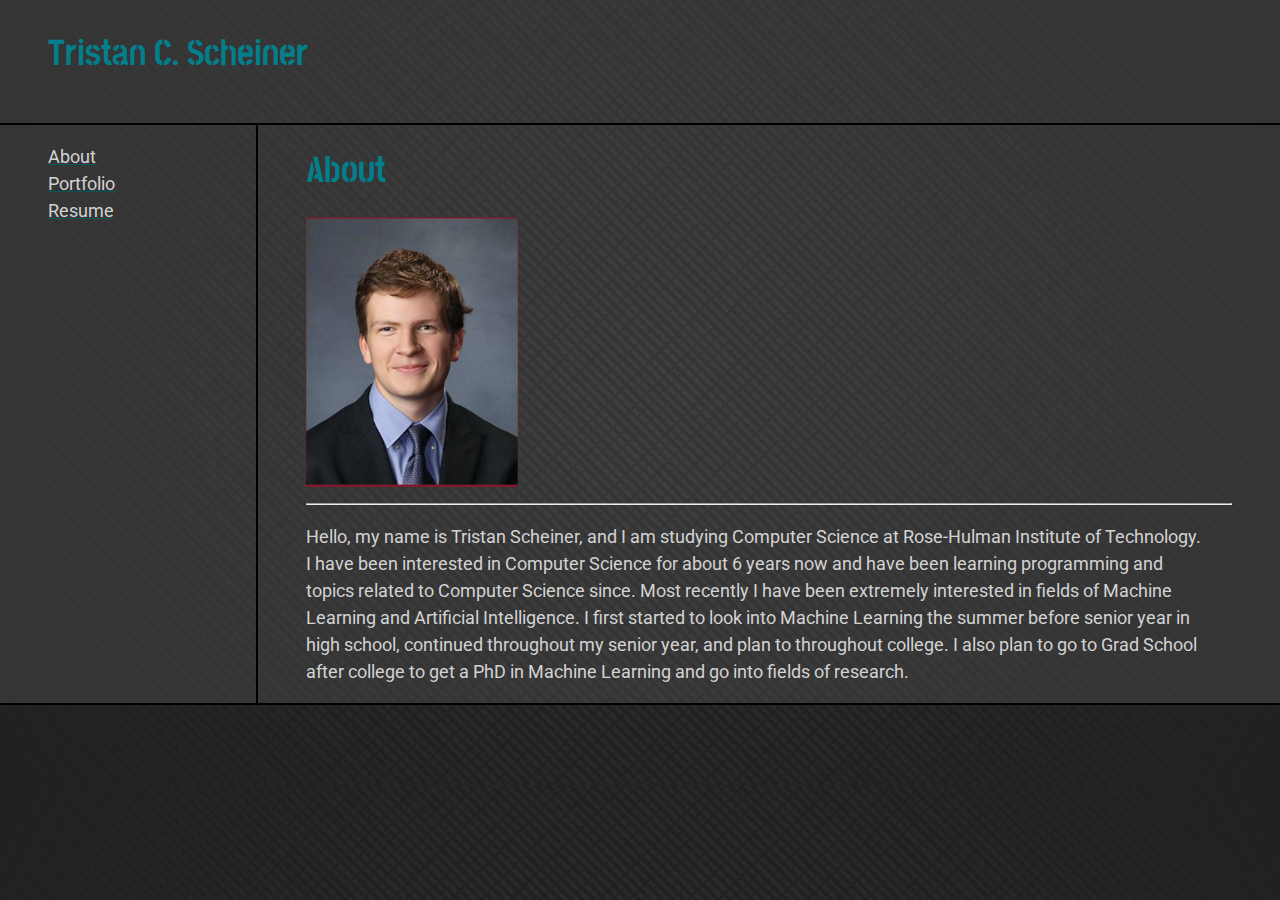
<file: index.html>
<!DOCTYPE html>
<html lang='en'>
    <head>
        <meta charset='utf-8' />
        <meta name='viewport' content='width=device-width, initial-scale=1' />
        <title>Portfolio</title>
        <link rel='stylesheet' href='styles/normalize.css' />
        <link rel='stylesheet' href='styles/main.css' />
    </head>
    <body id='about'>
        <header>
            <h1>Tristan C. Scheiner</h1>
        </header>
        <nav>
            <ul>
                <li><a href='index.html'>About</a></li>
                <li><a href='portfolio.html'>Portfolio</a></li>
                <li><a href='resume.html'>Resume</a></li>
            </ul>
        </nav>
        <main>
            <h1>About</h1>
            <img style='margin-right: 1em;' src='images/Avatar.PNG'>
            <hr>
            <p>
                Hello, my name is Tristan Scheiner, and I am studying Computer Science at Rose-Hulman Institute of Technology. I have been interested in Computer Science for about 6 years now and have been learning programming and topics related to Computer Science since. Most recently I have been extremely interested in fields of Machine Learning and Artificial Intelligence. I first started to look into Machine Learning the summer before senior year in high school, continued throughout my senior year, and plan to throughout college. I also plan to go to Grad School after college to get a PhD in Machine Learning and go into fields of research.
            </p>
        </main>
        <footer>
        </footer>
        <script src='scripts/main.js'></script>
    </body>
</html>
</file>
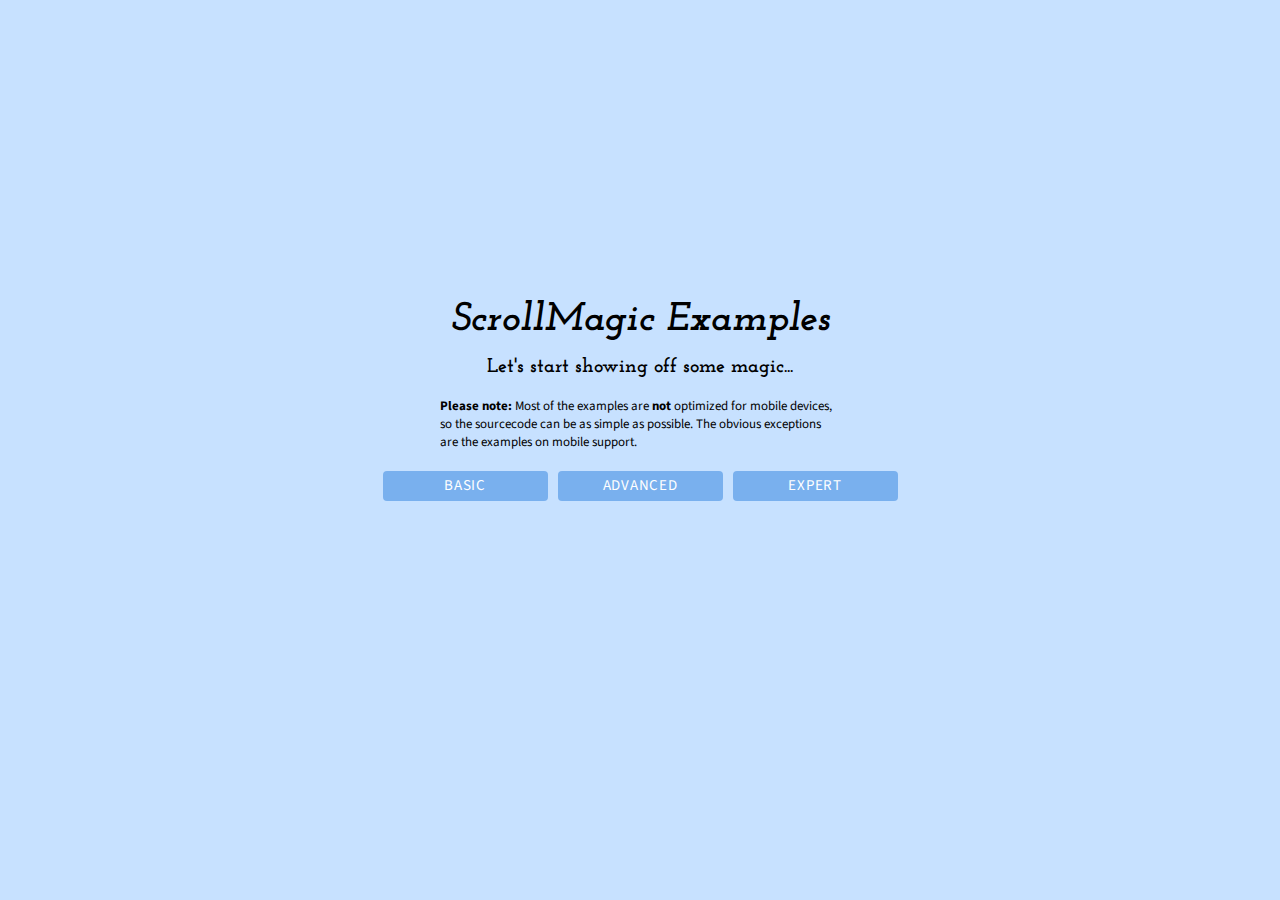
<file: scripts/ScrollMagic-master/examples/index.html>
<!DOCTYPE html>
<html lang="en">
<head>
	<meta charset="utf-8"> 
	<meta http-equiv="X-UA-Compatible" content="IE=edge,chrome=1"> 
	<meta name="viewport" content="width=500" />
	<meta name="keywords" content="ScrollMagic, example, examples" />
	<meta name="author"	content="Jan Paepke (www.janpaepke.de)" />
	<title>Examples - ScrollMagic</title>

	<link href='http://fonts.googleapis.com/css?family=Source+Sans+Pro:300,400,700,400italic|Josefin+Slab:400,700italic' rel='stylesheet' type='text/css'>
	<link rel="stylesheet" href="../assets/css/normalize.css" type="text/css">
	<link rel="stylesheet" href="../assets/css/style.css" type="text/css">
	<link rel="stylesheet" href="../assets/css/examples.css" type="text/css">
	<link rel="shortcut icon" href="../assets/img/favicon.ico" type="image/x-icon">

	<script type="text/javascript" src="../assets/js/lib/greensock/TweenMax.min.js"></script>
	<script type="text/javascript" src="../assets/js/lib/jquery.min.js"></script>
	<script type="text/javascript" src="../assets/js/examples.js"></script>
	<script type="text/javascript" src="../assets/js/lib/highlight.pack.js"></script>
  	<script type="text/javascript" src="../assets/js/lib/modernizr.custom.min.js"></script>
  	<script type="text/javascript" src="../scrollmagic/uncompressed/ScrollMagic.js"></script>
  	<script type="text/javascript" src="../scrollmagic/uncompressed/plugins/debug.addIndicators.js"></script>
</head>
<body>
	<div id="content-wrapper">
		<section id="titlechart" class="home">
			<div id="description">
				<h1>ScrollMagic Examples</h1>
				<h2>Let's start showing off some magic...</h2>
				<p>
					<b>Please note:</b> Most of the examples are <b>not</b> optimized for mobile devices, so the sourcecode can be as simple as possible. The obvious exceptions are the examples on mobile support.
				</p>
				<ul id="menu"></ul>
			</div>
		</section>
	</div>
	<script type="text/javascript" src="../assets/js/tracking.js"></script>
</body>
</html>
</file>
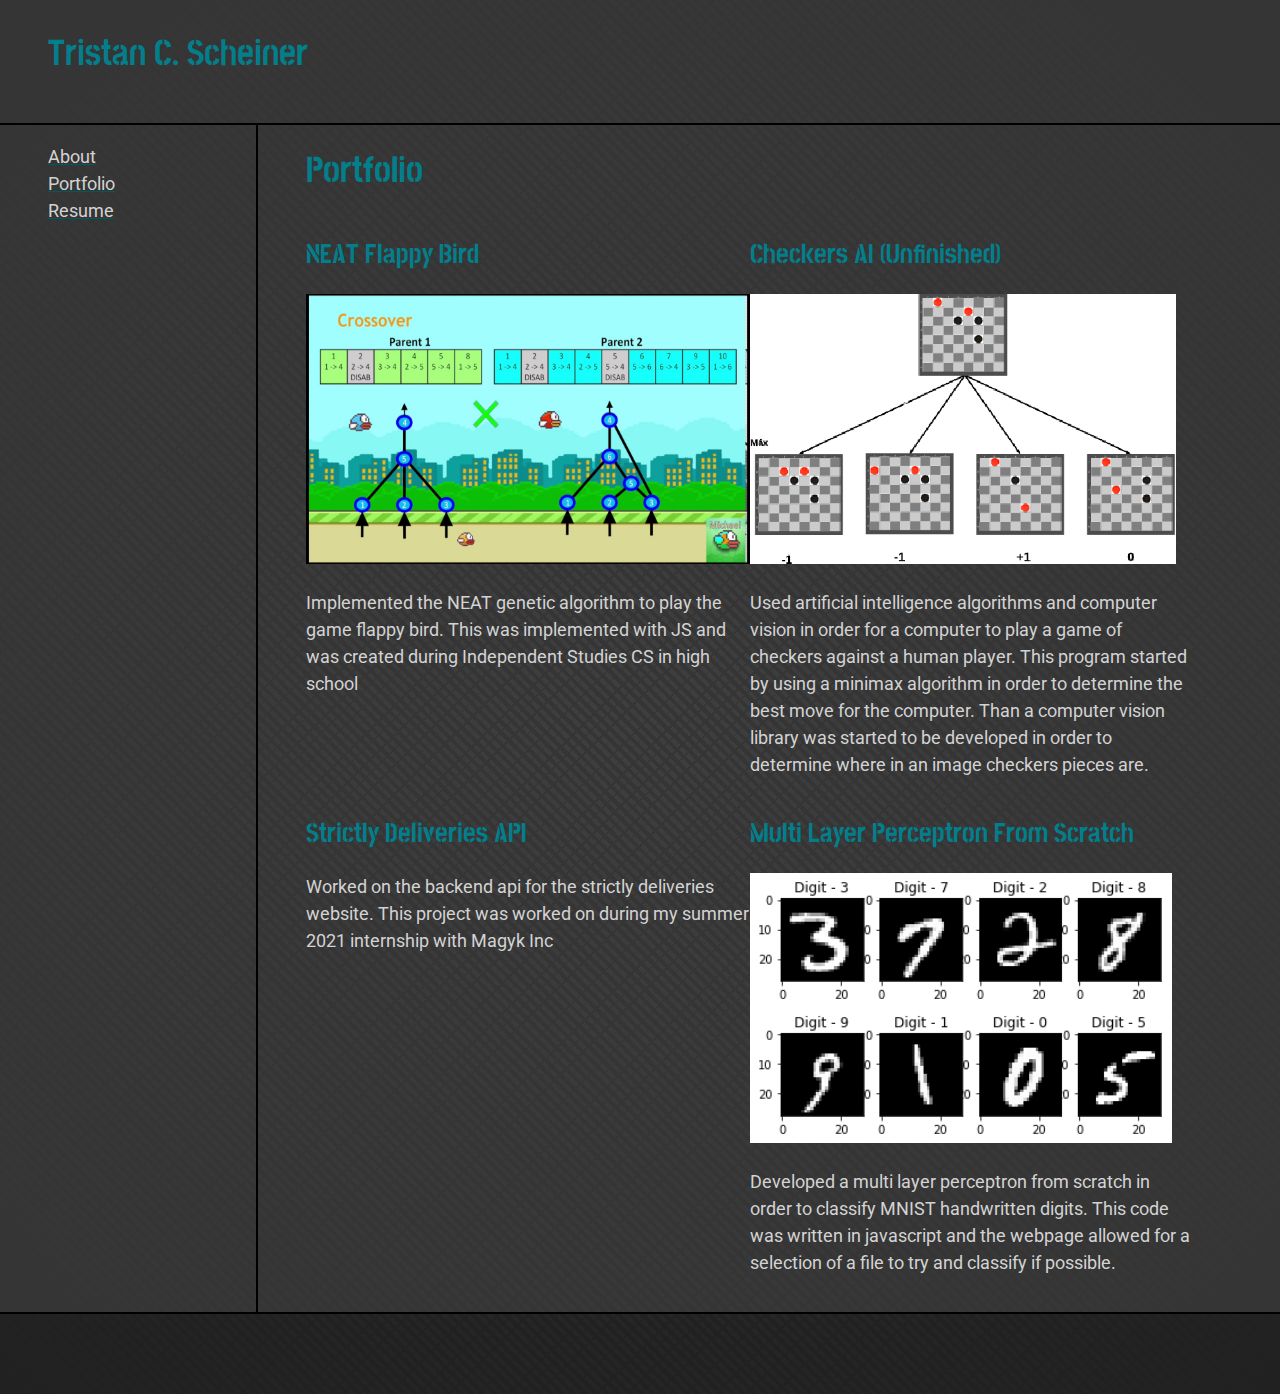
<file: portfolio.html>
<!DOCTYPE html>
<html lang='en'>
    <head>
        <meta charset='utf-8' />
        <meta name='viewport' content='width=device-width, initial-scale=1' />
        <title>Portfolio</title>
        <link rel='stylesheet' href='styles/normalize.css' />
        <link rel='stylesheet' href='styles/main.css' />
    </head>
    <body id='portfolio'>
        <header>
            <h1>Tristan C. Scheiner</h1>
        </header>
        <nav>
            <ul>
                <li><a href='index.html'>About</a></li>
                <li><a href='portfolio.html'>Portfolio</a></li>
                <li><a href='resume.html'>Resume</a></li>
            </ul>
        </nav>
        <main>
            <h1>Portfolio</h1>
            <ul id='portfolioItems'>
                <li>
                    <h2>NEAT Flappy Bird</h2>
                    <img src='images/flappy.jpg' style='height: 15em; width: auto'>
                    <p>Implemented the NEAT genetic algorithm to play the game flappy bird. This was implemented with JS and was created during Independent Studies CS in high school</p>
                </li>
                <li>
                    <h2>Checkers AI (Unfinished)</h2>
                    <img src='images/checkers.png' style='height: 15em; width: auto'>
                    <p>Used artificial intelligence algorithms and computer vision in order for a computer to play a game of checkers against a human player. This program started by using a minimax algorithm in order to determine the best move for the computer. Than a computer vision library was started to be developed in order to determine where in an image checkers pieces are.</p>
                </li>
                <li>
                    <h2>Strictly Deliveries API</h2>
                    <p>Worked on the backend api for the strictly deliveries website. This project was worked on during my summer 2021 internship with Magyk Inc</p>
                </li>
                <li>
                    <h2>Multi Layer Perceptron From Scratch</h2>
                    <img src='images/mnist.png' style='height: 15em; width: auto'>
                    <p>Developed a multi layer perceptron from scratch in order to classify MNIST handwritten digits. This code was written in javascript and the webpage allowed for a selection of a file to try and classify if possible.</p>
                </li>
            </ul>
        </main>
        <footer>
        </footer>
        <script src='scripts/main.js'></script>
    </body>
</html>
</file>
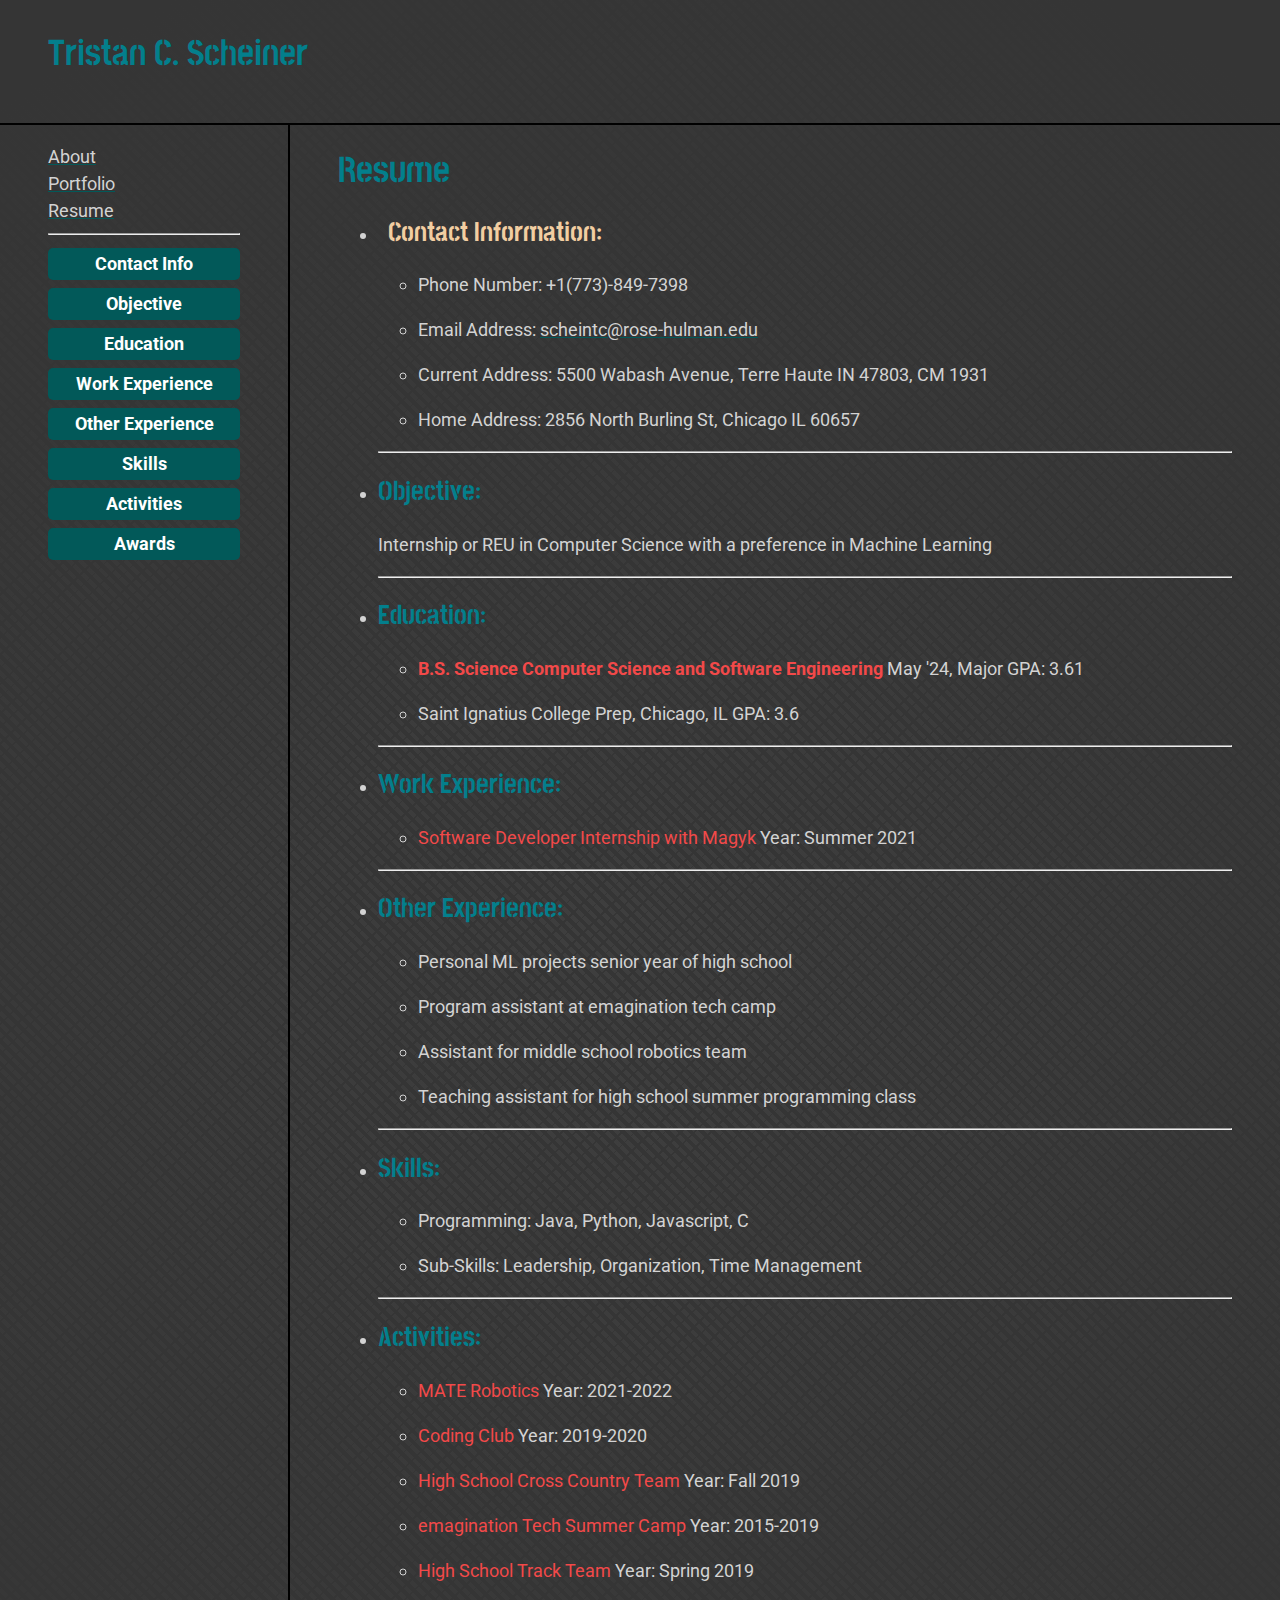
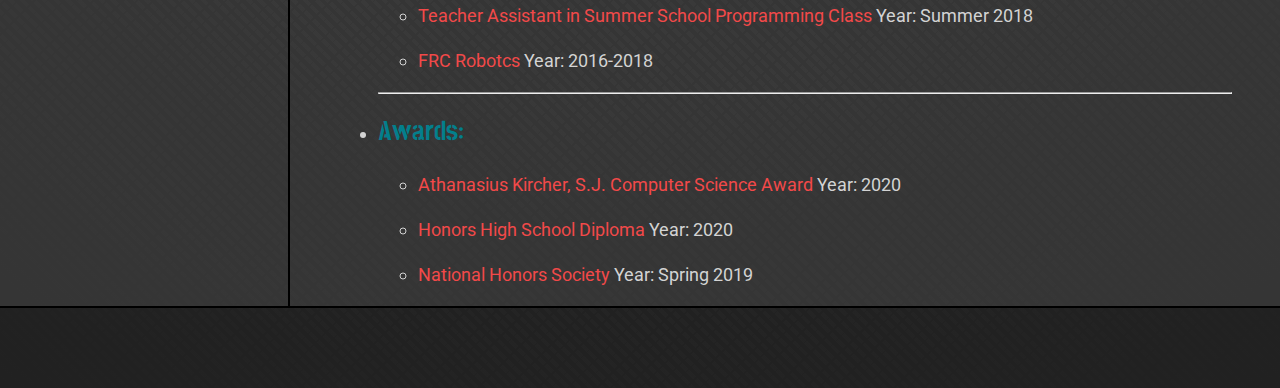
<file: resume.html>
<!DOCTYPE html>
<html lang='en'>
    <head>
        <meta charset='utf-8' />
        <meta name='viewport' content='width=device-width, initial-scale=1' />
        <title>Portfolio</title>
        <link rel='stylesheet' href='styles/normalize.css' />
        <link rel='stylesheet' href='styles/main.css' />
    </head>
    <body id='about'>
        <header>
            <h1>Tristan C. Scheiner</h1>
        </header>
        <nav>
            <ul>
                <li><a href='index.html'>About</a></li>
                <li><a href='portfolio.html'>Portfolio</a></li>
                <li><a href='resume.html'>Resume</a></li>
                <hr>
                <div style='justify-content: center;'>
                    <button data-location='contactInformation' type='button' class='locationButton'>Contact Info</button>
                    <button data-location='objective' type='button' class='locationButton'>Objective</button>
                    <button data-location='education' type='button' class='locationButton'>Education</button>
                    <button data-location='work' type='button' class='locationButton'>Work Experience</button>
                    <button data-location='other' type='button' class='locationButton'>Other Experience</button>
                    <button data-location='skills' type='button' class='locationButton'>Skills</button>
                    <button data-location='activities' type='button' class='locationButton'>Activities</button>
                    <button data-location='awards' type='button' class='locationButton'>Awards</button>
                </div>
            </ul>
        </nav>
        <main>
            <h1>Resume</h1>
            <ul>
                <div  id='trigger1'></div>
                <li>
                    <h2 id='contactInformation'>Contact Information:</h2>
                    <ul>
                        <li>
                            <p>Phone Number: +1(773)-849-7398</p>
                        </li>
                        <li>
                            <p>Email Address: <a href='malito:scheintc@rose-hulman.edu'>scheintc@rose-hulman.edu</a></p>
                        </li>
                        <li>
                            <p>Current Address: 5500 Wabash Avenue, Terre Haute IN 47803, CM 1931	</p>
                        </li>
                        <li>
                            <p>Home Address: 2856 North Burling St, Chicago IL 60657</p>
                        </li>
                    </ul>
                </li>
                <hr id='objective'>
                <div  id='trigger2'></div>
                <li>
                    <h2 id='objectiveText'>Objective:</h2>
                    <p>Internship or REU in Computer Science with a preference in Machine Learning</p>
                </li>
                <hr id='education'>
                <div  id='trigger3'></div>
                <li>
                    <h2 id='educationText'>Education:</h2>
                    <ul>
                        <li>
                            <p><span class='degreeName'>B.S. Science Computer Science and Software Engineering</span> May '24, Major GPA: 3.61</p>
                        </li>
                        <li>
                            <p>Saint Ignatius College Prep, Chicago, IL GPA: 3.6</p>
                        </li>
                    </ul>
                </li>
                <hr id='work'>
                <div  id='trigger4'></div>
                <li>
                    <h2 id='workText'>Work Experience:</h2>
                    <ul>
                        <li>
                            <p><span class='importantText'>Software Developer Internship with Magyk</span> Year: Summer 2021</p>
                        </li>
                    </ul>
                </li>
                <hr id='other'>
                <div id='trigger5'></div>
                <li>
                    <h2 id='otherExperienceText'>Other Experience:</h2>
                    <ul>
                        <li>
                            <p>Personal ML projects senior year of high school</p>
                        </li>
                        <li>
                            <p>Program assistant at emagination tech camp</p>
                        </li>
                        <li>
                            <p>Assistant for middle school robotics team</p>
                        </li>
                        <li>
                            <p>Teaching assistant for high school summer programming class</p>
                        </li>
                    </ul>
                </li>
                <hr id='skills'>
                <div id='trigger6'></div>
                <li>
                    <h2 id='skillsText'>Skills:</h2>
                    <ul>
                        <li>
                            <p>Programming: Java, Python, Javascript, C</p>
                        </li>
                        <li>
                            <p>Sub-Skills: Leadership, Organization, Time Management</p>
                        </li>
                    </ul>
                </li>
                <hr id='activities'>
                <div  id='trigger7'></div>
                <li>
                    <h2 id='activitiesText'>Activities:</h2>
                    <ul>
                        <li>
                            <p><span class='importantText'>MATE Robotics</span> Year: 2021-2022</p>
                        </li>
                        <li>
                            <p><span class='importantText'>Coding Club</span> Year: 2019-2020</p>
                        </li>
                        <li>
                            <p><span class='importantText'>High School Cross Country Team</span> Year: Fall 2019</p>
                        </li>
                        <li>
                            <p><span class='importantText'>emagination Tech Summer Camp</span> Year: 2015-2019</p>
                        </li>
                        <li>
                            <p><span class='importantText'>High School Track Team</span> Year: Spring 2019</p>
                        </li>
                        <li>
                            <p><span class='importantText'>Teacher Assistant in Summer School Programming Class</span> Year: Summer 2018</p>
                        </li>
                        <li>
                            <p><span class='importantText'>FRC Robotcs</span> Year: 2016-2018</p>
                        </li>
                    </ul>
                </li>
                <hr id='awards'>
                <div  id='trigger8'></div>
                <li>
                    <h2 id='awardsText'>Awards:</h2>
                    <ul>
                        <li>
                            <p><span class='importantText'>Athanasius Kircher, S.J. Computer Science Award</span> Year: 2020</p>
                        </li>
                        <li>
                            <p><span class='importantText'>Honors High School Diploma</span> Year: 2020</p>
                        </li>
                        <li>
                            <p><span class='importantText'>National Honors Society</span> Year: Spring 2019</p>
                        </li>
                    </ul>
                </li>
            </ul>
        </main>
        <footer>
        </footer>
        <script type="text/javascript" src="scripts/ScrollMagic-master/assets/js/lib/gsap3/gsap.min.js"></script>
	    <script type="text/javascript" src="scripts/ScrollMagic-master/scrollmagic/minified/ScrollMagic.min.js"></script>
	    <script type="text/javascript" src="scripts/ScrollMagic-master/scrollmagic/minified/plugins/animation.gsap.min.js"></script>
        <script src='scripts/main.js'></script>
    </body>
</html>
</file>
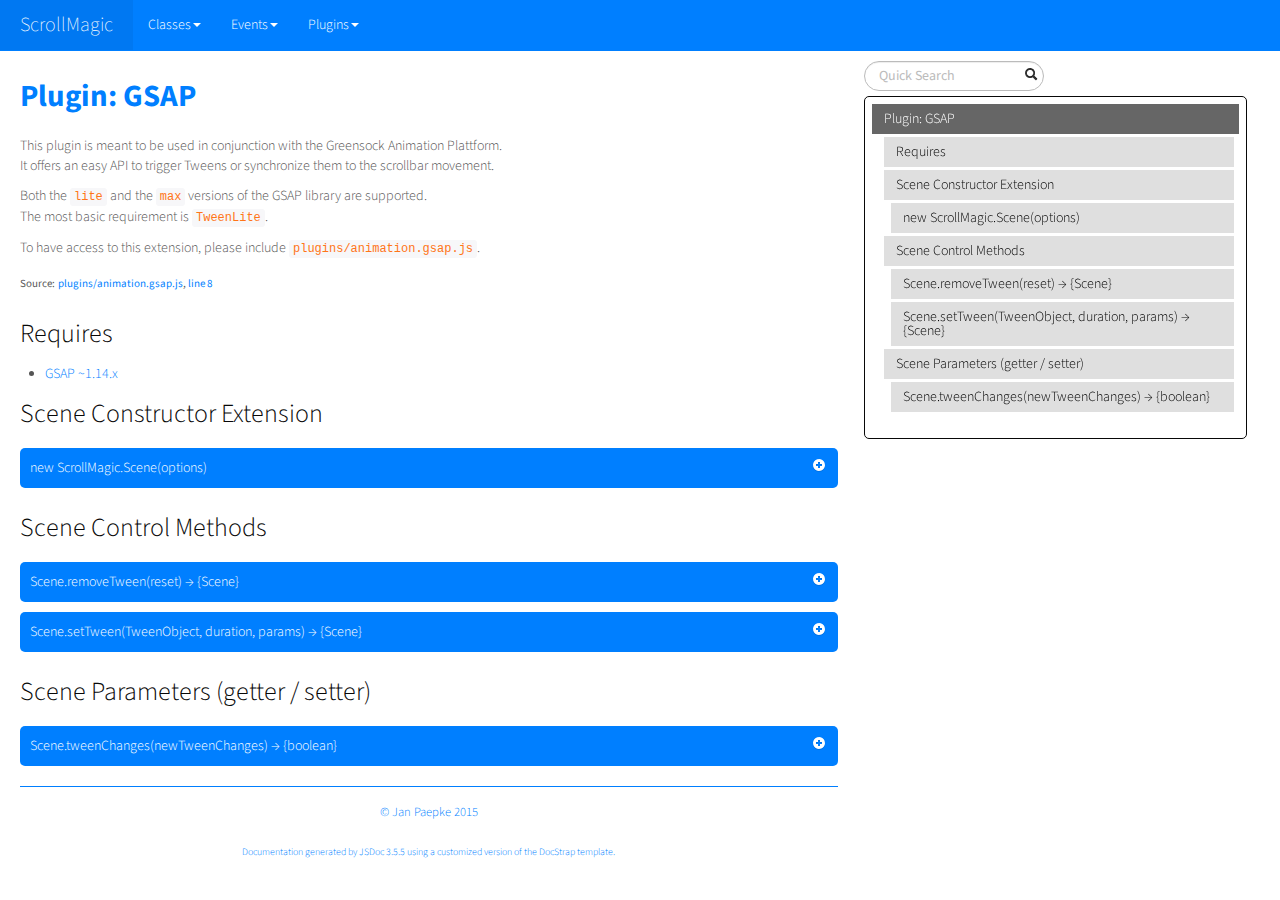
<file: scripts/ScrollMagic-master/docs/animation.GSAP.html>
<!DOCTYPE html>

<html lang="en">
<head>
	<meta charset="utf-8">
	<title>ScrollMagic Plugin: GSAP</title>
	
  <script src="scripts/prettify/prettify.js"> </script>
  <script src="scripts/prettify/lang-css.js"> </script>
	<!--[if lt IE 9]>
	<script src="//html5shiv.googlecode.com/svn/trunk/html5.js"></script>
	<![endif]-->
	<link type="text/css" rel="stylesheet" href="styles/sunlight.default.css">
	<link type="text/css" rel="stylesheet" href="styles/prettify-tomorrow.css">
	<link rel="shortcut icon" href="../assets/img/favicon.ico" type="image/x-icon">

	
	<link type="text/css" rel="stylesheet" href="styles/site.cosmo.css">
	
</head>

<body>
<div class="container-fluid">
	<div class="navbar navbar-fixed-top navbar-inverse">
		<div class="navbar-inner">
			<a class="brand" href="index.html">ScrollMagic</a>
			<ul class="nav">
				
				<li class="dropdown">
					<a href="classes.list.html" class="dropdown-toggle" data-toggle="dropdown">Classes<b
						class="caret"></b></a>

					<ul class="dropdown-menu ">
						
						<li>
							<a href="ScrollMagic.Controller.html">Controller</a>
						</li>
						
						<li>
							<a href="ScrollMagic.Scene.html">Scene</a>
						</li>
						

					</ul>
				</li>
				
				<li class="dropdown">
					<a href="events.list.html" class="dropdown-toggle" data-toggle="dropdown">Events<b
						class="caret"></b></a>

					<ul class="dropdown-menu ">
						
						<li>
							<a href="ScrollMagic.Scene.html#event:add">add</a>
						</li>
						
						<li>
							<a href="ScrollMagic.Scene.html#event:change">change</a>
						</li>
						
						<li>
							<a href="ScrollMagic.Scene.html#event:destroy">destroy</a>
						</li>
						
						<li>
							<a href="ScrollMagic.Scene.html#event:end">end</a>
						</li>
						
						<li>
							<a href="ScrollMagic.Scene.html#event:enter">enter</a>
						</li>
						
						<li>
							<a href="ScrollMagic.Scene.html#event:leave">leave</a>
						</li>
						
						<li>
							<a href="ScrollMagic.Scene.html#event:progress">progress</a>
						</li>
						
						<li>
							<a href="ScrollMagic.Scene.html#event:remove">remove</a>
						</li>
						
						<li>
							<a href="ScrollMagic.Scene.html#event:shift">shift</a>
						</li>
						
						<li>
							<a href="ScrollMagic.Scene.html#event:start">start</a>
						</li>
						
						<li>
							<a href="ScrollMagic.Scene.html#event:update">update</a>
						</li>
						

					</ul>
				</li>
				
				<li class="dropdown">
					<a href="mixins.list.html" class="dropdown-toggle" data-toggle="dropdown">Plugins<b
						class="caret"></b></a>

					<ul class="dropdown-menu ">
						
						<li>
							<a href="animation.GSAP.html">GSAP</a>
						</li>
						
						<li>
							<a href="animation.Velocity.html">Velocity</a>
						</li>
						
						<li>
							<a href="debug.addIndicators.html">addIndicators</a>
						</li>
						
						<li>
							<a href="framework.jQuery.html">jQuery</a>
						</li>
						

					</ul>
				</li>
				
			</ul>
		</div>
	</div>

	<div class="row-fluid">

		
		<div class="span8">
			
				<div id="main">
					


	<h1 class="page-title">
        Plugin: GSAP</h1>
    
<section>

<article>
    <div class="container-overview">
    

    
        
            <div class="description"><p>This plugin is meant to be used in conjunction with the Greensock Animation Plattform.<br>It offers an easy API to trigger Tweens or synchronize them to the scrollbar movement.</p>
<p>Both the <code>lite</code> and the <code>max</code> versions of the GSAP library are supported.<br>The most basic requirement is <code>TweenLite</code>.</p>
<p>To have access to this extension, please include <code>plugins/animation.gsap.js</code>.</p></div>
        

        
<dl class="details">
    

    

    

    

    

    

    

    

    

    
    <dt class="tag-source">Source:</dt>
    <dd class="tag-source"><ul class="dummy"><li>
        <a href="plugins_animation.gsap.js.html">plugins/animation.gsap.js</a>, <a href="plugins_animation.gsap.js.html#sunlight-1-line-8">line 8</a>
    </li></ul></dd>
    

    

    

    
</dl>


        
    
    </div>

    

    

    
        <h3 class="subsection-title">Requires</h3>

        <ul>
            <li><a href="http://greensock.com/gsap">GSAP ~1.14.x</a></li>
        </ul>
    

    

    

    

    
        <h3 class="subsection-title">Scene Constructor Extension</h3>

        <dl>
            
<dt>
    <h4 class="name" id="newScrollMagic.Sceneoptions"><span class="type-signature"></span>new ScrollMagic.Scene<span class="signature">(<span class="optional">options</span>)</span><span class="type-signature"></span></h4>
    
    
</dt>
<dd>
    
    
    <div class="description">
        <p>Every instance of ScrollMagic.Scene now accepts an additional option.<br>See <a href="ScrollMagic.Scene.html"><code>ScrollMagic.Scene</code></a> for a complete list of the standard options.</p>
    </div>
    

    
    
    
    
    
        <h5>Parameters:</h5>
        

<table class="params table table-striped">
    <thead>
	<tr>
		
		<th>Name</th>
		

		<th>Type</th>

		
		<th>Argument</th>
		

		

		<th class="last">Description</th>
	</tr>
	</thead>

	<tbody>
	

        <tr>
            
                <td class="name"><code>options</code></td>
            

            <td class="type">
            
                
<span class="param-type">object</span>


            
            </td>

            
                <td class="attributes">
                
                    &lt;optional><br>
                

                

                
                </td>
            

            

            <td class="description last"><p>Options for the Scene. The options can be updated at any time.</p>
                <h6>Properties</h6>
                

<table class="params table table-striped">
    <thead>
	<tr>
		
		<th>Name</th>
		

		<th>Type</th>

		
		<th>Argument</th>
		

		
		<th>Default</th>
		

		<th class="last">Description</th>
	</tr>
	</thead>

	<tbody>
	

        <tr>
            
                <td class="name"><code>tweenChanges</code></td>
            

            <td class="type">
            
                
<span class="param-type">boolean</span>


            
            </td>

            
                <td class="attributes">
                
                    &lt;optional><br>
                

                

                
                </td>
            

            
                <td class="default">
                
                    false
                
                </td>
            

            <td class="description last"><p>Tweens Animation to the progress target instead of setting it.<br>                                                       Does not affect animations where duration is <code>0</code>.</p></td>
        </tr>

	
	</tbody>
</table>

            </td>
        </tr>

	
	</tbody>
</table>

    
    
    
<dl class="details">
    

    

    

    

    

    

    

    

    

    
    <dt class="tag-source">Source:</dt>
    <dd class="tag-source"><ul class="dummy"><li>
        <a href="plugins_animation.gsap.js.html">plugins/animation.gsap.js</a>, <a href="plugins_animation.gsap.js.html#sunlight-1-line-53">line 53</a>
    </li></ul></dd>
    

    

    

    
</dl>

    
    

    

    
    
    
    
    
    
    
        <h5>Example</h5>
        
    <pre class="sunlight-highlight-javascript">var scene = new ScrollMagic.Scene({tweenChanges: true});</pre>


    
</dd>

        </dl>
    
        <h3 class="subsection-title">Scene Control Methods</h3>

        <dl>
            
<dt>
    <h4 class="name" id="Scene.removeTween"><span class="type-signature"></span>Scene.removeTween<span class="signature">(<span class="optional">reset</span>)</span><span class="type-signature"> &rarr; {Scene}</span></h4>
    
    
</dt>
<dd>
    
    
    <div class="description">
        <p>Remove the tween from the scene.<br>This will terminate the control of the Scene over the tween.</p>
<p>Using the reset option you can decide if the tween should remain in the current state or be rewound to set the target elements back to the state they were in before the tween was added to the scene.</p>
    </div>
    

    
    
    
    
    
        <h5>Parameters:</h5>
        

<table class="params table table-striped">
    <thead>
	<tr>
		
		<th>Name</th>
		

		<th>Type</th>

		
		<th>Argument</th>
		

		
		<th>Default</th>
		

		<th class="last">Description</th>
	</tr>
	</thead>

	<tbody>
	

        <tr>
            
                <td class="name"><code>reset</code></td>
            

            <td class="type">
            
                
<span class="param-type">boolean</span>


            
            </td>

            
                <td class="attributes">
                
                    &lt;optional><br>
                

                

                
                </td>
            

            
                <td class="default">
                
                    false
                
                </td>
            

            <td class="description last"><p>If <code>true</code> the tween will be reset to its initial values.</p></td>
        </tr>

	
	</tbody>
</table>

    
    
    
<dl class="details">
    

    

    

    

    

    

    

    

    

    
    <dt class="tag-source">Source:</dt>
    <dd class="tag-source"><ul class="dummy"><li>
        <a href="plugins_animation.gsap.js.html">plugins/animation.gsap.js</a>, <a href="plugins_animation.gsap.js.html#sunlight-1-line-293">line 293</a>
    </li></ul></dd>
    

    

    

    
</dl>

    
    

    

    
    
    
    
    
    <h5>Returns:</h5>
    
            
<div class="param-desc tag-returns">
    <p>Parent object for chaining.</p>

	{
<span class="param-type">Scene</span>

}

</div>


        
    
    
        <h5>Example</h5>
        
    <pre class="sunlight-highlight-javascript">// remove the tween from the scene without resetting it
scene.removeTween();

// remove the tween from the scene and reset it to initial position
scene.removeTween(true);</pre>


    
</dd>

        
            
<dt>
    <h4 class="name" id="Scene.setTween"><span class="type-signature"></span>Scene.setTween<span class="signature">(TweenObject, duration, params)</span><span class="type-signature"> &rarr; {Scene}</span></h4>
    
    
</dt>
<dd>
    
    
    <div class="description">
        <p>Add a tween to the scene.<br>If you want to add multiple tweens, add them into a GSAP Timeline object and supply it instead (see example below).  </p>
<p>If the scene has a duration, the tween's duration will be projected to the scroll distance of the scene, meaning its progress will be synced to scrollbar movement.<br>For a scene with a duration of <code>0</code>, the tween will be triggered when scrolling forward past the scene's trigger position and reversed, when scrolling back.<br>To gain better understanding, check out the <a href="../examples/basic/simple_tweening.html">Simple Tweening example</a>.</p>
<p>Instead of supplying a tween this method can also be used as a shorthand for <code>TweenMax.to()</code> (see example below).</p>
    </div>
    

    
    
    
    
    
        <h5>Parameters:</h5>
        

<table class="params table table-striped">
    <thead>
	<tr>
		
		<th>Name</th>
		

		<th>Type</th>

		

		

		<th class="last">Description</th>
	</tr>
	</thead>

	<tbody>
	

        <tr>
            
                <td class="name"><code>TweenObject</code></td>
            

            <td class="type">
            
                
<span class="param-type">object</span>
|

<span class="param-type">string</span>


            
            </td>

            

            

            <td class="description last"><p>A TweenMax, TweenLite, TimelineMax or TimelineLite object that should be animated in the scene. Can also be a Dom Element or Selector, when using direct tween definition (see examples).</p></td>
        </tr>

	

        <tr>
            
                <td class="name"><code>duration</code></td>
            

            <td class="type">
            
                
<span class="param-type">number</span>
|

<span class="param-type">object</span>


            
            </td>

            

            

            <td class="description last"><p>A duration for the tween, or tween parameters. If an object containing parameters are supplied, a default duration of 1 will be used.</p></td>
        </tr>

	

        <tr>
            
                <td class="name"><code>params</code></td>
            

            <td class="type">
            
                
<span class="param-type">object</span>


            
            </td>

            

            

            <td class="description last"><p>The parameters for the tween</p></td>
        </tr>

	
	</tbody>
</table>

    
    
    
<dl class="details">
    

    

    

    

    

    

    

    

    

    
    <dt class="tag-source">Source:</dt>
    <dd class="tag-source"><ul class="dummy"><li>
        <a href="plugins_animation.gsap.js.html">plugins/animation.gsap.js</a>, <a href="plugins_animation.gsap.js.html#sunlight-1-line-193">line 193</a>
    </li></ul></dd>
    

    

    

    
</dl>

    
    

    

    
    
    
    
    
    <h5>Returns:</h5>
    
            
<div class="param-desc tag-returns">
    <p>Parent object for chaining.</p>

	{
<span class="param-type">Scene</span>

}

</div>


        
    
    
        <h5>Example</h5>
        
    <pre class="sunlight-highlight-javascript">// add a single tween directly
scene.setTween(TweenMax.to("obj"), 1, {x: 100});

// add a single tween via variable
var tween = TweenMax.to("obj"), 1, {x: 100};
scene.setTween(tween);

// add multiple tweens, wrapped in a timeline.
var timeline = new TimelineMax();
var tween1 = TweenMax.from("obj1", 1, {x: 100});
var tween2 = TweenMax.to("obj2", 1, {y: 100});
timeline
		.add(tween1)
		.add(tween2);
scene.addTween(timeline);

// short hand to add a TweenMax.to() tween
scene.setTween("obj3", 0.5, {y: 100});

// short hand to add a TweenMax.to() tween for 1 second
// this is useful, when the scene has a duration and the tween duration isn't important anyway
scene.setTween("obj3", {y: 100});</pre>


    
</dd>

        </dl>
    
        <h3 class="subsection-title">Scene Parameters (getter / setter)</h3>

        <dl>
            
<dt>
    <h4 class="name" id="Scene.tweenChanges"><span class="type-signature"></span>Scene.tweenChanges<span class="signature">(<span class="optional">newTweenChanges</span>)</span><span class="type-signature"> &rarr; {boolean}</span></h4>
    
    
</dt>
<dd>
    
    
    <div class="description">
        <p><strong>Get</strong> or <strong>Set</strong> the tweenChanges option value.<br>This only affects scenes with a duration. If <code>tweenChanges</code> is <code>true</code>, the progress update when scrolling will not be immediate, but instead the animation will smoothly animate to the target state.<br>For a better understanding, try enabling and disabling this option in the <a href="../examples/basic/scene_manipulation.html">Scene Manipulation Example</a>.</p>
    </div>
    

    
    
    
    
    
        <h5>Parameters:</h5>
        

<table class="params table table-striped">
    <thead>
	<tr>
		
		<th>Name</th>
		

		<th>Type</th>

		
		<th>Argument</th>
		

		

		<th class="last">Description</th>
	</tr>
	</thead>

	<tbody>
	

        <tr>
            
                <td class="name"><code>newTweenChanges</code></td>
            

            <td class="type">
            
                
<span class="param-type">boolean</span>


            
            </td>

            
                <td class="attributes">
                
                    &lt;optional><br>
                

                

                
                </td>
            

            

            <td class="description last"><p>The new tweenChanges setting of the scene.</p></td>
        </tr>

	
	</tbody>
</table>

    
    
    
<dl class="details">
    

    

    

    

    

    

    

    

    

    
    <dt class="tag-source">Source:</dt>
    <dd class="tag-source"><ul class="dummy"><li>
        <a href="plugins_animation.gsap.js.html">plugins/animation.gsap.js</a>, <a href="plugins_animation.gsap.js.html#sunlight-1-line-65">line 65</a>
    </li></ul></dd>
    

    

    

    
</dl>

    
    
    <h5>Fires:</h5>
    <ul>
        <li><code>Scene.change</code>,event: when used as setter</li>
    </ul>
    

    

    
    
    
    
    
    <h5>Returns:</h5>
    <ul>
            <li>
<div class="param-desc tag-returns">
    <p><code>get</code> -  Current tweenChanges option value.</p>

	{
<span class="param-type">boolean</span>

}

</div>

</li>
        
            <li>
<div class="param-desc tag-returns">
    <p><code>set</code> -  Parent object for chaining.</p>

	{
<span class="param-type">Scene</span>

}

</div>

</li>
        </ul>
    
    
        <h5>Example</h5>
        
    <pre class="sunlight-highlight-javascript">// get the current tweenChanges option
var tweenChanges = scene.tweenChanges();

// set new tweenChanges option
scene.tweenChanges(true);</pre>


    
</dd>

        </dl>
    

    

    
</article>

</section>




				</div>

				<div class="clearfix"></div>
				<footer>
					
					
		<span class="copyright">
		© Jan Paepke 2015
		</span>
					<br />
					
		<span class="jsdoc-message">
		Documentation generated by <a href="https://github.com/jsdoc3/jsdoc" target="_blank">JSDoc 3.5.5</a>
		using a customized version of the <a href="https://github.com/terryweiss/docstrap" target="_blank">DocStrap template</a>.
		</span>
				</footer>
			</div>

			
			<div class="span3">
				<div id="toc"></div>
			</div>
			
			<br clear="both">
		</div>

	</div>
	<script src="scripts/sunlight.js"></script>
	<script src="scripts/sunlight.javascript.js"></script>
	<script src="scripts/sunlight-plugin.doclinks.js"></script>
	<script src="scripts/sunlight-plugin.linenumbers.js"></script>
	<script src="scripts/sunlight-plugin.menu.js"></script>
	<script src="scripts/jquery.min.js"></script>
	<script src="scripts/jquery.scrollTo.js"></script>
	<script src="scripts/jquery.localScroll.js"></script>
	<script src="scripts/bootstrap-dropdown.js"></script>
	<script src="scripts/toc.js"></script>

	<script> prettyPrint(); </script>
	<script>  Sunlight.highlightAll({lineNumbers:true,  showMenu: true, enableDoclinks :true}); </script>

	<script>
		function openDeeplinkedElement (skipAni) {
			try {
				$("dt h4.member-collapsed").filter(window.location.hash.substring(1).replace(":", "\\:")).trigger("click", skipAni);
			} catch (e) {
				console.warn("ah ah ah! :p");
			}
		}
		$( function () {
			$( "#toc" ).toc( {
			    anchorName  : function(i, heading, prefix) {
					return $(heading).attr("id") || ( prefix + i );
				},
				selectors   : "h1:visible,h2:visible,h3:visible,h4:visible",
				onScrollFinish : openDeeplinkedElement,
				highlightOffset : 10,
				scrollOffset: 60
			} );
			$( "#toc>ul" ).addClass( "nav nav-pills nav-stacked" );
			$( "#main span[id^='toc']" ).addClass( "toc-shim" );

		} );
	</script>

	
	<script>
		$( function () {
			// $('#main').localScroll({
			// 	offset: { top: 56 } //offset by the height of your header (give or take a few px, see what works for you)
			// });
			// workaround for anchors below header...
			window.setTimeout(function () {
				$(document).scrollTop($(document).scrollTop()-60);
			}, 1)
			
			var hash = window.location.hash.substring(1).replace(":", "\\:");
			$( "dt h4.name" ).each( function () {
				var $this = $( this );
				var icon = $( "<i/>" ).addClass( "icon-plus-sign" ).addClass( "pull-right" ).addClass( "icon-white" );
				var dt = $this.parents( "dt" );
				var children = dt.next( "dd" );

				$this.append( icon ).css( {cursor : "pointer"} );
				$this.addClass( "member-collapsed" ).addClass( "member" );
				if (hash != $this.attr("id")) {
					children.hide();
				}
				$this.toggle( function (e, skipAni) {
					var scrollPos = $(document).scrollTop();
					window.location.hash = $(this).attr("id");
					$(document).scrollTop(scrollPos);
					icon.addClass( "icon-minus-sign" ).removeClass( "icon-plus-sign" ).removeClass( "icon-white" );
					$this.addClass( "member-open" ).removeClass( "member-collapsed" );
					children.slideDown(skipAni ? 0 : undefined);
				}, function () {
					icon.addClass( "icon-plus-sign" ).removeClass( "icon-minus-sign" ).addClass( "icon-white" );
					$this.addClass( "member-collapsed" ).removeClass( "member-open" );
					children.slideUp();
				} );
			} );
			// open if deeplinked
			if (hash.length > 0)
				openDeeplinkedElement(true);
		} );
	</script>
	

	<script type="text/javascript" src="../assets/js/tracking.js"></script>
</body>
</html>
</file>
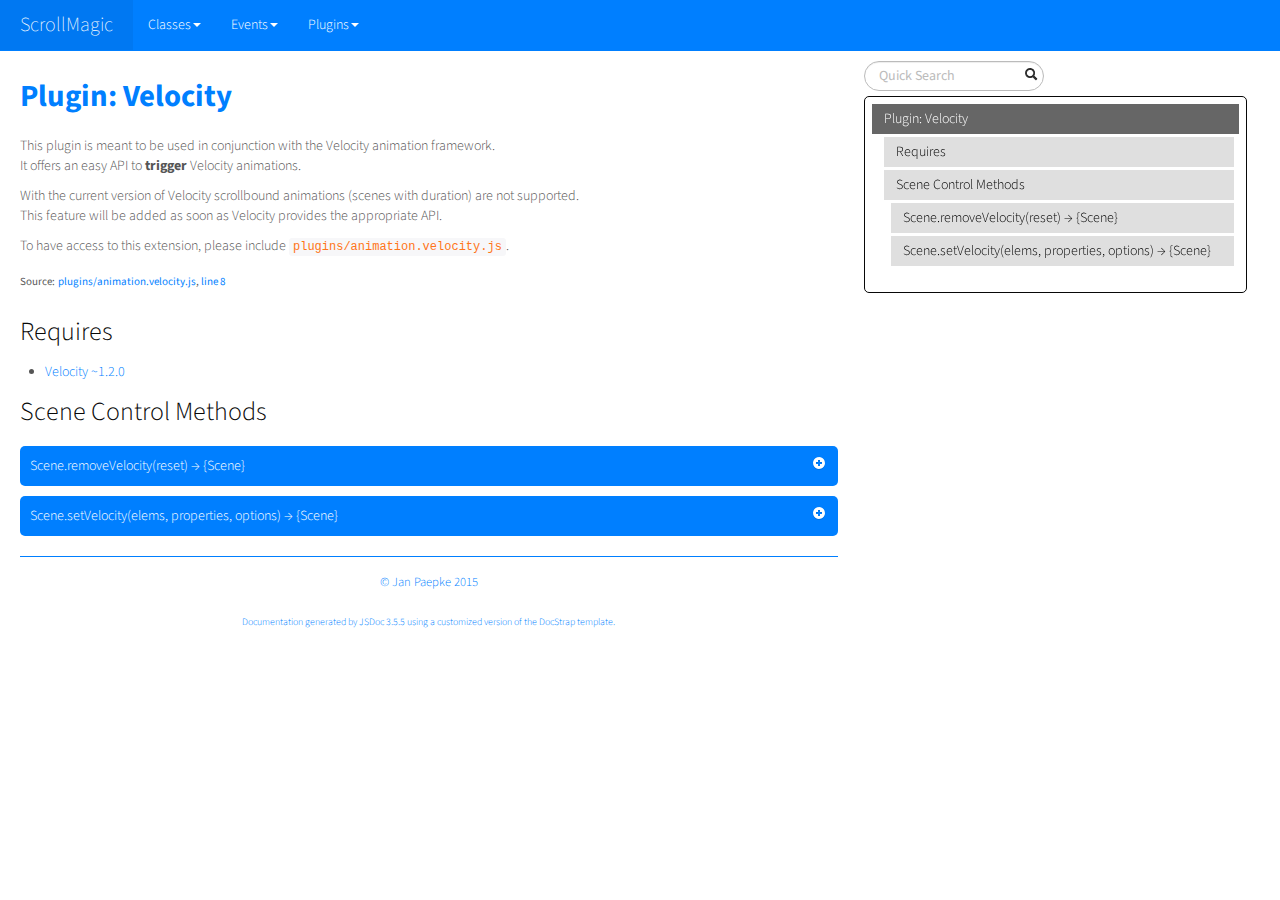
<file: scripts/ScrollMagic-master/docs/animation.Velocity.html>
<!DOCTYPE html>

<html lang="en">
<head>
	<meta charset="utf-8">
	<title>ScrollMagic Plugin: Velocity</title>
	
  <script src="scripts/prettify/prettify.js"> </script>
  <script src="scripts/prettify/lang-css.js"> </script>
	<!--[if lt IE 9]>
	<script src="//html5shiv.googlecode.com/svn/trunk/html5.js"></script>
	<![endif]-->
	<link type="text/css" rel="stylesheet" href="styles/sunlight.default.css">
	<link type="text/css" rel="stylesheet" href="styles/prettify-tomorrow.css">
	<link rel="shortcut icon" href="../assets/img/favicon.ico" type="image/x-icon">

	
	<link type="text/css" rel="stylesheet" href="styles/site.cosmo.css">
	
</head>

<body>
<div class="container-fluid">
	<div class="navbar navbar-fixed-top navbar-inverse">
		<div class="navbar-inner">
			<a class="brand" href="index.html">ScrollMagic</a>
			<ul class="nav">
				
				<li class="dropdown">
					<a href="classes.list.html" class="dropdown-toggle" data-toggle="dropdown">Classes<b
						class="caret"></b></a>

					<ul class="dropdown-menu ">
						
						<li>
							<a href="ScrollMagic.Controller.html">Controller</a>
						</li>
						
						<li>
							<a href="ScrollMagic.Scene.html">Scene</a>
						</li>
						

					</ul>
				</li>
				
				<li class="dropdown">
					<a href="events.list.html" class="dropdown-toggle" data-toggle="dropdown">Events<b
						class="caret"></b></a>

					<ul class="dropdown-menu ">
						
						<li>
							<a href="ScrollMagic.Scene.html#event:add">add</a>
						</li>
						
						<li>
							<a href="ScrollMagic.Scene.html#event:change">change</a>
						</li>
						
						<li>
							<a href="ScrollMagic.Scene.html#event:destroy">destroy</a>
						</li>
						
						<li>
							<a href="ScrollMagic.Scene.html#event:end">end</a>
						</li>
						
						<li>
							<a href="ScrollMagic.Scene.html#event:enter">enter</a>
						</li>
						
						<li>
							<a href="ScrollMagic.Scene.html#event:leave">leave</a>
						</li>
						
						<li>
							<a href="ScrollMagic.Scene.html#event:progress">progress</a>
						</li>
						
						<li>
							<a href="ScrollMagic.Scene.html#event:remove">remove</a>
						</li>
						
						<li>
							<a href="ScrollMagic.Scene.html#event:shift">shift</a>
						</li>
						
						<li>
							<a href="ScrollMagic.Scene.html#event:start">start</a>
						</li>
						
						<li>
							<a href="ScrollMagic.Scene.html#event:update">update</a>
						</li>
						

					</ul>
				</li>
				
				<li class="dropdown">
					<a href="mixins.list.html" class="dropdown-toggle" data-toggle="dropdown">Plugins<b
						class="caret"></b></a>

					<ul class="dropdown-menu ">
						
						<li>
							<a href="animation.GSAP.html">GSAP</a>
						</li>
						
						<li>
							<a href="animation.Velocity.html">Velocity</a>
						</li>
						
						<li>
							<a href="debug.addIndicators.html">addIndicators</a>
						</li>
						
						<li>
							<a href="framework.jQuery.html">jQuery</a>
						</li>
						

					</ul>
				</li>
				
			</ul>
		</div>
	</div>

	<div class="row-fluid">

		
		<div class="span8">
			
				<div id="main">
					


	<h1 class="page-title">
        Plugin: Velocity</h1>
    
<section>

<article>
    <div class="container-overview">
    

    
        
            <div class="description"><p>This plugin is meant to be used in conjunction with the Velocity animation framework.<br>It offers an easy API to <strong>trigger</strong> Velocity animations.</p>
<p>With the current version of Velocity scrollbound animations (scenes with duration) are not supported.<br>This feature will be added as soon as Velocity provides the appropriate API.</p>
<p>To have access to this extension, please include <code>plugins/animation.velocity.js</code>.</p></div>
        

        
<dl class="details">
    

    

    

    

    

    

    

    

    

    
    <dt class="tag-source">Source:</dt>
    <dd class="tag-source"><ul class="dummy"><li>
        <a href="plugins_animation.velocity.js.html">plugins/animation.velocity.js</a>, <a href="plugins_animation.velocity.js.html#sunlight-1-line-8">line 8</a>
    </li></ul></dd>
    

    

    

    
</dl>


        
    
    </div>

    

    

    
        <h3 class="subsection-title">Requires</h3>

        <ul>
            <li><a href="http://julian.com/research/velocity/">Velocity ~1.2.0</a></li>
        </ul>
    

    

    

    

    
        <h3 class="subsection-title">Scene Control Methods</h3>

        <dl>
            
<dt>
    <h4 class="name" id="Scene.removeVelocity"><span class="type-signature"></span>Scene.removeVelocity<span class="signature">(<span class="optional">reset</span>)</span><span class="type-signature"> &rarr; {Scene}</span></h4>
    
    
</dt>
<dd>
    
    
    <div class="description">
        <p>Remove the animation from the scene.<br>This will stop the scene from triggering the animation.</p>
<p>Using the reset option you can decide if the animation should remain in the current state or be rewound to set the target elements back to the state they were in before the animation was added to the scene.</p>
    </div>
    

    
    
    
    
    
        <h5>Parameters:</h5>
        

<table class="params table table-striped">
    <thead>
	<tr>
		
		<th>Name</th>
		

		<th>Type</th>

		
		<th>Argument</th>
		

		
		<th>Default</th>
		

		<th class="last">Description</th>
	</tr>
	</thead>

	<tbody>
	

        <tr>
            
                <td class="name"><code>reset</code></td>
            

            <td class="type">
            
                
<span class="param-type">boolean</span>


            
            </td>

            
                <td class="attributes">
                
                    &lt;optional><br>
                

                

                
                </td>
            

            
                <td class="default">
                
                    false
                
                </td>
            

            <td class="description last"><p>If <code>true</code> the animation will rewound.</p></td>
        </tr>

	
	</tbody>
</table>

    
    
    
<dl class="details">
    

    

    

    

    

    

    

    

    

    
    <dt class="tag-source">Source:</dt>
    <dd class="tag-source"><ul class="dummy"><li>
        <a href="plugins_animation.velocity.js.html">plugins/animation.velocity.js</a>, <a href="plugins_animation.velocity.js.html#sunlight-1-line-207">line 207</a>
    </li></ul></dd>
    

    

    

    
</dl>

    
    

    

    
    
    
    
    
    <h5>Returns:</h5>
    
            
<div class="param-desc tag-returns">
    <p>Parent object for chaining.</p>

	{
<span class="param-type">Scene</span>

}

</div>


        
    
    
        <h5>Example</h5>
        
    <pre class="sunlight-highlight-javascript">// remove the animation from the scene without resetting it
scene.removeVelocity();

// remove the animation from the scene and reset the elements to initial state
scene.removeVelocity(true);</pre>


    
</dd>

        
            
<dt>
    <h4 class="name" id="Scene.setVelocity"><span class="type-signature"></span>Scene.setVelocity<span class="signature">(elems, properties, options)</span><span class="type-signature"> &rarr; {Scene}</span></h4>
    
    
</dt>
<dd>
    
    
    <div class="description">
        <p>Add a Velocity animation to the scene.<br>The method accepts the same parameters as Velocity, with the first parameter being the target element.</p>
<p>To gain better understanding, check out the <a href="../examples/basic/simple_velocity.html">Velocity example</a>.</p>
    </div>
    

    
    
    
    
    
        <h5>Parameters:</h5>
        

<table class="params table table-striped">
    <thead>
	<tr>
		
		<th>Name</th>
		

		<th>Type</th>

		

		

		<th class="last">Description</th>
	</tr>
	</thead>

	<tbody>
	

        <tr>
            
                <td class="name"><code>elems</code></td>
            

            <td class="type">
            
                
<span class="param-type">object</span>
|

<span class="param-type">string</span>


            
            </td>

            

            

            <td class="description last"><p>One or more Dom Elements or a Selector that should be used as the target of the animation.</p></td>
        </tr>

	

        <tr>
            
                <td class="name"><code>properties</code></td>
            

            <td class="type">
            
                
<span class="param-type">object</span>


            
            </td>

            

            

            <td class="description last"><p>The CSS properties that should be animated.</p></td>
        </tr>

	

        <tr>
            
                <td class="name"><code>options</code></td>
            

            <td class="type">
            
                
<span class="param-type">object</span>


            
            </td>

            

            

            <td class="description last"><p>Options for the animation, like duration or easing.</p></td>
        </tr>

	
	</tbody>
</table>

    
    
    
<dl class="details">
    

    

    

    

    

    

    

    

    

    
    <dt class="tag-source">Source:</dt>
    <dd class="tag-source"><ul class="dummy"><li>
        <a href="plugins_animation.velocity.js.html">plugins/animation.velocity.js</a>, <a href="plugins_animation.velocity.js.html#sunlight-1-line-154">line 154</a>
    </li></ul></dd>
    

    

    

    
</dl>

    
    

    

    
    
    
    
    
    <h5>Returns:</h5>
    
            
<div class="param-desc tag-returns">
    <p>Parent object for chaining.</p>

	{
<span class="param-type">Scene</span>

}

</div>


        
    
    
        <h5>Example</h5>
        
    <pre class="sunlight-highlight-javascript">// trigger a Velocity animation
scene.setVelocity("#myElement", {opacity: 0.5}, {duration: 1000, easing: "linear"});</pre>


    
</dd>

        </dl>
    

    

    
</article>

</section>




				</div>

				<div class="clearfix"></div>
				<footer>
					
					
		<span class="copyright">
		© Jan Paepke 2015
		</span>
					<br />
					
		<span class="jsdoc-message">
		Documentation generated by <a href="https://github.com/jsdoc3/jsdoc" target="_blank">JSDoc 3.5.5</a>
		using a customized version of the <a href="https://github.com/terryweiss/docstrap" target="_blank">DocStrap template</a>.
		</span>
				</footer>
			</div>

			
			<div class="span3">
				<div id="toc"></div>
			</div>
			
			<br clear="both">
		</div>

	</div>
	<script src="scripts/sunlight.js"></script>
	<script src="scripts/sunlight.javascript.js"></script>
	<script src="scripts/sunlight-plugin.doclinks.js"></script>
	<script src="scripts/sunlight-plugin.linenumbers.js"></script>
	<script src="scripts/sunlight-plugin.menu.js"></script>
	<script src="scripts/jquery.min.js"></script>
	<script src="scripts/jquery.scrollTo.js"></script>
	<script src="scripts/jquery.localScroll.js"></script>
	<script src="scripts/bootstrap-dropdown.js"></script>
	<script src="scripts/toc.js"></script>

	<script> prettyPrint(); </script>
	<script>  Sunlight.highlightAll({lineNumbers:true,  showMenu: true, enableDoclinks :true}); </script>

	<script>
		function openDeeplinkedElement (skipAni) {
			try {
				$("dt h4.member-collapsed").filter(window.location.hash.substring(1).replace(":", "\\:")).trigger("click", skipAni);
			} catch (e) {
				console.warn("ah ah ah! :p");
			}
		}
		$( function () {
			$( "#toc" ).toc( {
			    anchorName  : function(i, heading, prefix) {
					return $(heading).attr("id") || ( prefix + i );
				},
				selectors   : "h1:visible,h2:visible,h3:visible,h4:visible",
				onScrollFinish : openDeeplinkedElement,
				highlightOffset : 10,
				scrollOffset: 60
			} );
			$( "#toc>ul" ).addClass( "nav nav-pills nav-stacked" );
			$( "#main span[id^='toc']" ).addClass( "toc-shim" );

		} );
	</script>

	
	<script>
		$( function () {
			// $('#main').localScroll({
			// 	offset: { top: 56 } //offset by the height of your header (give or take a few px, see what works for you)
			// });
			// workaround for anchors below header...
			window.setTimeout(function () {
				$(document).scrollTop($(document).scrollTop()-60);
			}, 1)
			
			var hash = window.location.hash.substring(1).replace(":", "\\:");
			$( "dt h4.name" ).each( function () {
				var $this = $( this );
				var icon = $( "<i/>" ).addClass( "icon-plus-sign" ).addClass( "pull-right" ).addClass( "icon-white" );
				var dt = $this.parents( "dt" );
				var children = dt.next( "dd" );

				$this.append( icon ).css( {cursor : "pointer"} );
				$this.addClass( "member-collapsed" ).addClass( "member" );
				if (hash != $this.attr("id")) {
					children.hide();
				}
				$this.toggle( function (e, skipAni) {
					var scrollPos = $(document).scrollTop();
					window.location.hash = $(this).attr("id");
					$(document).scrollTop(scrollPos);
					icon.addClass( "icon-minus-sign" ).removeClass( "icon-plus-sign" ).removeClass( "icon-white" );
					$this.addClass( "member-open" ).removeClass( "member-collapsed" );
					children.slideDown(skipAni ? 0 : undefined);
				}, function () {
					icon.addClass( "icon-plus-sign" ).removeClass( "icon-minus-sign" ).addClass( "icon-white" );
					$this.addClass( "member-collapsed" ).removeClass( "member-open" );
					children.slideUp();
				} );
			} );
			// open if deeplinked
			if (hash.length > 0)
				openDeeplinkedElement(true);
		} );
	</script>
	

	<script type="text/javascript" src="../assets/js/tracking.js"></script>
</body>
</html>
</file>
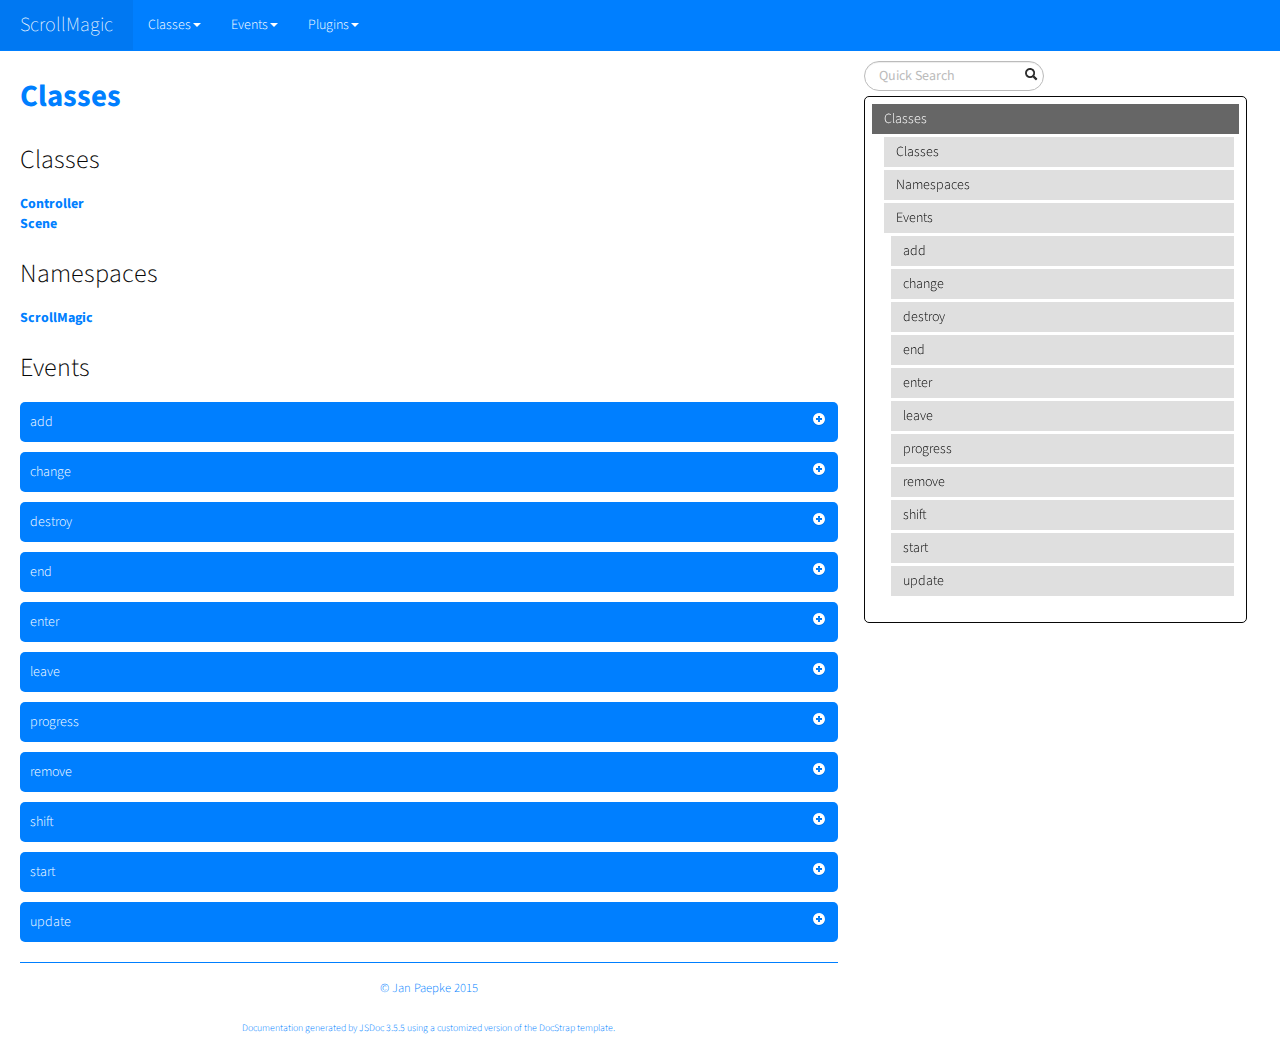
<file: scripts/ScrollMagic-master/docs/classes.list.html>
<!DOCTYPE html>

<html lang="en">
<head>
	<meta charset="utf-8">
	<title>ScrollMagic Classes</title>
	
  <script src="scripts/prettify/prettify.js"> </script>
  <script src="scripts/prettify/lang-css.js"> </script>
	<!--[if lt IE 9]>
	<script src="//html5shiv.googlecode.com/svn/trunk/html5.js"></script>
	<![endif]-->
	<link type="text/css" rel="stylesheet" href="styles/sunlight.default.css">
	<link type="text/css" rel="stylesheet" href="styles/prettify-tomorrow.css">
	<link rel="shortcut icon" href="../assets/img/favicon.ico" type="image/x-icon">

	
	<link type="text/css" rel="stylesheet" href="styles/site.cosmo.css">
	
</head>

<body>
<div class="container-fluid">
	<div class="navbar navbar-fixed-top navbar-inverse">
		<div class="navbar-inner">
			<a class="brand" href="index.html">ScrollMagic</a>
			<ul class="nav">
				
				<li class="dropdown">
					<a href="classes.list.html" class="dropdown-toggle" data-toggle="dropdown">Classes<b
						class="caret"></b></a>

					<ul class="dropdown-menu ">
						
						<li>
							<a href="ScrollMagic.Controller.html">Controller</a>
						</li>
						
						<li>
							<a href="ScrollMagic.Scene.html">Scene</a>
						</li>
						

					</ul>
				</li>
				
				<li class="dropdown">
					<a href="events.list.html" class="dropdown-toggle" data-toggle="dropdown">Events<b
						class="caret"></b></a>

					<ul class="dropdown-menu ">
						
						<li>
							<a href="ScrollMagic.Scene.html#event:add">add</a>
						</li>
						
						<li>
							<a href="ScrollMagic.Scene.html#event:change">change</a>
						</li>
						
						<li>
							<a href="ScrollMagic.Scene.html#event:destroy">destroy</a>
						</li>
						
						<li>
							<a href="ScrollMagic.Scene.html#event:end">end</a>
						</li>
						
						<li>
							<a href="ScrollMagic.Scene.html#event:enter">enter</a>
						</li>
						
						<li>
							<a href="ScrollMagic.Scene.html#event:leave">leave</a>
						</li>
						
						<li>
							<a href="ScrollMagic.Scene.html#event:progress">progress</a>
						</li>
						
						<li>
							<a href="ScrollMagic.Scene.html#event:remove">remove</a>
						</li>
						
						<li>
							<a href="ScrollMagic.Scene.html#event:shift">shift</a>
						</li>
						
						<li>
							<a href="ScrollMagic.Scene.html#event:start">start</a>
						</li>
						
						<li>
							<a href="ScrollMagic.Scene.html#event:update">update</a>
						</li>
						

					</ul>
				</li>
				
				<li class="dropdown">
					<a href="mixins.list.html" class="dropdown-toggle" data-toggle="dropdown">Plugins<b
						class="caret"></b></a>

					<ul class="dropdown-menu ">
						
						<li>
							<a href="animation.GSAP.html">GSAP</a>
						</li>
						
						<li>
							<a href="animation.Velocity.html">Velocity</a>
						</li>
						
						<li>
							<a href="debug.addIndicators.html">addIndicators</a>
						</li>
						
						<li>
							<a href="framework.jQuery.html">jQuery</a>
						</li>
						

					</ul>
				</li>
				
			</ul>
		</div>
	</div>

	<div class="row-fluid">

		
		<div class="span8">
			
				<div id="main">
					


	<h1 class="page-title">
        Classes</h1>
    
<section>

<article>
    <div class="container-overview">
    

    
        

        
<dl class="details">
    

    

    

    

    

    

    

    

    

    

    

    

    
</dl>


        
    
    </div>

    

    

    

    
        <h3 class="subsection-title">Classes</h3>

        <dl>
            <dt><a href="ScrollMagic.Controller.html">Controller</a></dt>
            <dd></dd>
        
            <dt><a href="ScrollMagic.Scene.html">Scene</a></dt>
            <dd></dd>
        </dl>
    

    
        <h3 class="subsection-title">Namespaces</h3>

        <dl>
            <dt><a href="namespaces.html#ScrollMagic"><a href="ScrollMagic.html">ScrollMagic</a></a></dt>
            <dd></dd>
        </dl>
    

    

    

    

    
        <h3 class="subsection-title">Events</h3>

        <dl>
            
<dt>
    <h4 class="name" id="event:add">add</h4>
    
    
</dt>
<dd>
    
    
    <div class="description">
        <p>Scene add event.<br>Fires when the scene is added to a controller.<br>This is mostly used by plugins to know that change might be due.</p>
    </div>
    

    
    
    
    
    
    
    
<dl class="details">
    

        <h5 class="subsection-title">Properties:</h5>

        <dl>

<table class="props table table-striped">
    <thead>
	<tr>
		
		<th>Name</th>
		

		<th>Type</th>

		

		

		<th class="last">Description</th>
	</tr>
	</thead>

	<tbody>
	

        <tr>
            
                <td class="name"><code>event</code></td>
            

            <td class="type">
            
                
<span class="param-type">object</span>


            
            </td>

            

            

            <td class="description last"><p>The event Object passed to each callback</p>
                <h6>Properties</h6>

<table class="props table table-striped">
    <thead>
	<tr>
		
		<th>Name</th>
		

		<th>Type</th>

		

		

		<th class="last">Description</th>
	</tr>
	</thead>

	<tbody>
	

        <tr>
            
                <td class="name"><code>type</code></td>
            

            <td class="type">
            
                
<span class="param-type">string</span>


            
            </td>

            

            

            <td class="description last"><p>The name of the event</p></td>
        </tr>

	

        <tr>
            
                <td class="name"><code>target</code></td>
            

            <td class="type">
            
                
<span class="param-type">Scene</span>


            
            </td>

            

            

            <td class="description last"><p>The Scene object that triggered this event</p></td>
        </tr>

	

        <tr>
            
                <td class="name"><code>controller</code></td>
            

            <td class="type">
            
                
<span class="param-type">boolean</span>


            
            </td>

            

            

            <td class="description last"><p>The controller object the scene was added to.</p></td>
        </tr>

	
	</tbody>
</table>

            </td>
        </tr>

	
	</tbody>
</table>
</dl>

    

    

    
    <dt class="tag-since">Since:</dt>
    <dd class="tag-since"><ul class="dummy"><li>2.0.0</dd><br>
    

    

    

    

    

    

    

    
    <dt class="tag-source">Source:</dt>
    <dd class="tag-source"><ul class="dummy"><li>
        <a href="ScrollMagic_Scene_event-management.js.html">ScrollMagic/Scene/event-management.js</a>, <a href="ScrollMagic_Scene_event-management.js.html#sunlight-1-line-192">line 192</a>
    </li></ul></dd>
    

    

    

    
</dl>

    
    

    

    
    
    
    
    
    
    
        <h5>Example</h5>
        
    <pre class="sunlight-highlight-javascript">scene.on("add", function (event) {
	console.log('Scene was added to a new controller.');
});</pre>


    
</dd>

        
            
<dt>
    <h4 class="name" id="event:change">change</h4>
    
    
</dt>
<dd>
    
    
    <div class="description">
        <p>Scene change event.<br>Fires whenvever a property of the scene is changed.</p>
    </div>
    

    
    
    
    
    
    
    
<dl class="details">
    

        <h5 class="subsection-title">Properties:</h5>

        <dl>

<table class="props table table-striped">
    <thead>
	<tr>
		
		<th>Name</th>
		

		<th>Type</th>

		

		

		<th class="last">Description</th>
	</tr>
	</thead>

	<tbody>
	

        <tr>
            
                <td class="name"><code>event</code></td>
            

            <td class="type">
            
                
<span class="param-type">object</span>


            
            </td>

            

            

            <td class="description last"><p>The event Object passed to each callback</p>
                <h6>Properties</h6>

<table class="props table table-striped">
    <thead>
	<tr>
		
		<th>Name</th>
		

		<th>Type</th>

		

		

		<th class="last">Description</th>
	</tr>
	</thead>

	<tbody>
	

        <tr>
            
                <td class="name"><code>type</code></td>
            

            <td class="type">
            
                
<span class="param-type">string</span>


            
            </td>

            

            

            <td class="description last"><p>The name of the event</p></td>
        </tr>

	

        <tr>
            
                <td class="name"><code>target</code></td>
            

            <td class="type">
            
                
<span class="param-type">Scene</span>


            
            </td>

            

            

            <td class="description last"><p>The Scene object that triggered this event</p></td>
        </tr>

	

        <tr>
            
                <td class="name"><code>what</code></td>
            

            <td class="type">
            
                
<span class="param-type">string</span>


            
            </td>

            

            

            <td class="description last"><p>Indicates what value has been changed</p></td>
        </tr>

	

        <tr>
            
                <td class="name"><code>newval</code></td>
            

            <td class="type">
            
                
<span class="param-type">mixed</span>


            
            </td>

            

            

            <td class="description last"><p>The new value of the changed property</p></td>
        </tr>

	
	</tbody>
</table>

            </td>
        </tr>

	
	</tbody>
</table>
</dl>

    

    

    

    

    

    

    

    

    

    
    <dt class="tag-source">Source:</dt>
    <dd class="tag-source"><ul class="dummy"><li>
        <a href="ScrollMagic_Scene_event-management.js.html">ScrollMagic/Scene/event-management.js</a>, <a href="ScrollMagic_Scene_event-management.js.html#sunlight-1-line-130">line 130</a>
    </li></ul></dd>
    

    

    

    
</dl>

    
    

    

    
    
    
    
    
    
    
        <h5>Example</h5>
        
    <pre class="sunlight-highlight-javascript">scene.on("change", function (event) {
	console.log("Scene Property \"" + event.what + "\" changed to " + event.newval);
});</pre>


    
</dd>

        
            
<dt>
    <h4 class="name" id="event:destroy">destroy</h4>
    
    
</dt>
<dd>
    
    
    <div class="description">
        <p>Scene destroy event.<br>Fires whenvever the scene is destroyed.<br>This can be used to tidy up custom behaviour used in events.</p>
    </div>
    

    
    
    
    
    
    
    
<dl class="details">
    

        <h5 class="subsection-title">Properties:</h5>

        <dl>

<table class="props table table-striped">
    <thead>
	<tr>
		
		<th>Name</th>
		

		<th>Type</th>

		

		

		<th class="last">Description</th>
	</tr>
	</thead>

	<tbody>
	

        <tr>
            
                <td class="name"><code>event</code></td>
            

            <td class="type">
            
                
<span class="param-type">object</span>


            
            </td>

            

            

            <td class="description last"><p>The event Object passed to each callback</p>
                <h6>Properties</h6>

<table class="props table table-striped">
    <thead>
	<tr>
		
		<th>Name</th>
		

		<th>Type</th>

		

		

		<th class="last">Description</th>
	</tr>
	</thead>

	<tbody>
	

        <tr>
            
                <td class="name"><code>type</code></td>
            

            <td class="type">
            
                
<span class="param-type">string</span>


            
            </td>

            

            

            <td class="description last"><p>The name of the event</p></td>
        </tr>

	

        <tr>
            
                <td class="name"><code>target</code></td>
            

            <td class="type">
            
                
<span class="param-type">Scene</span>


            
            </td>

            

            

            <td class="description last"><p>The Scene object that triggered this event</p></td>
        </tr>

	

        <tr>
            
                <td class="name"><code>reset</code></td>
            

            <td class="type">
            
                
<span class="param-type">boolean</span>


            
            </td>

            

            

            <td class="description last"><p>Indicates if the destroy method was called with reset <code>true</code> or <code>false</code>.</p></td>
        </tr>

	
	</tbody>
</table>

            </td>
        </tr>

	
	</tbody>
</table>
</dl>

    

    

    
    <dt class="tag-since">Since:</dt>
    <dd class="tag-since"><ul class="dummy"><li>1.1.0</dd><br>
    

    

    

    

    

    

    

    
    <dt class="tag-source">Source:</dt>
    <dd class="tag-source"><ul class="dummy"><li>
        <a href="ScrollMagic_Scene_event-management.js.html">ScrollMagic/Scene/event-management.js</a>, <a href="ScrollMagic_Scene_event-management.js.html#sunlight-1-line-167">line 167</a>
    </li></ul></dd>
    

    

    

    
</dl>

    
    

    

    
    
    
    
    
    
    
        <h5>Example</h5>
        
    <pre class="sunlight-highlight-javascript">scene.on("enter", function (event) {
       // add custom action
       $("#my-elem").left("200");
     })
     .on("destroy", function (event) {
       // reset my element to start position
       if (event.reset) {
         $("#my-elem").left("0");
       }
     });</pre>


    
</dd>

        
            
<dt>
    <h4 class="name" id="event:end">end</h4>
    
    
</dt>
<dd>
    
    
    <div class="description">
        <p>Scene end event.<br>Fires whenever the scroll position its the ending point of the scene.<br>It will also fire when scrolling back up from after the scene and going over its end position. If you want something to happen only when scrolling down/right, use the scrollDirection parameter passed to the callback.</p>
<p>For details on this event and the order in which it is fired, please review the <code>Scene.progress</code> method.</p>
    </div>
    

    
    
    
    
    
    
    
<dl class="details">
    

        <h5 class="subsection-title">Properties:</h5>

        <dl>

<table class="props table table-striped">
    <thead>
	<tr>
		
		<th>Name</th>
		

		<th>Type</th>

		

		

		<th class="last">Description</th>
	</tr>
	</thead>

	<tbody>
	

        <tr>
            
                <td class="name"><code>event</code></td>
            

            <td class="type">
            
                
<span class="param-type">object</span>


            
            </td>

            

            

            <td class="description last"><p>The event Object passed to each callback</p>
                <h6>Properties</h6>

<table class="props table table-striped">
    <thead>
	<tr>
		
		<th>Name</th>
		

		<th>Type</th>

		

		

		<th class="last">Description</th>
	</tr>
	</thead>

	<tbody>
	

        <tr>
            
                <td class="name"><code>type</code></td>
            

            <td class="type">
            
                
<span class="param-type">string</span>


            
            </td>

            

            

            <td class="description last"><p>The name of the event</p></td>
        </tr>

	

        <tr>
            
                <td class="name"><code>target</code></td>
            

            <td class="type">
            
                
<span class="param-type">Scene</span>


            
            </td>

            

            

            <td class="description last"><p>The Scene object that triggered this event</p></td>
        </tr>

	

        <tr>
            
                <td class="name"><code>progress</code></td>
            

            <td class="type">
            
                
<span class="param-type">number</span>


            
            </td>

            

            

            <td class="description last"><p>Reflects the current progress of the scene</p></td>
        </tr>

	

        <tr>
            
                <td class="name"><code>state</code></td>
            

            <td class="type">
            
                
<span class="param-type">string</span>


            
            </td>

            

            

            <td class="description last"><p>The current state of the scene <code>&quot;DURING&quot;</code> or <code>&quot;AFTER&quot;</code></p></td>
        </tr>

	

        <tr>
            
                <td class="name"><code>scrollDirection</code></td>
            

            <td class="type">
            
                
<span class="param-type">string</span>


            
            </td>

            

            

            <td class="description last"><p>Indicates which way we are scrolling <code>&quot;PAUSED&quot;</code>, <code>&quot;FORWARD&quot;</code> or <code>&quot;REVERSE&quot;</code></p></td>
        </tr>

	
	</tbody>
</table>

            </td>
        </tr>

	
	</tbody>
</table>
</dl>

    

    

    

    

    

    

    

    

    

    
    <dt class="tag-source">Source:</dt>
    <dd class="tag-source"><ul class="dummy"><li>
        <a href="ScrollMagic_Scene_event-management.js.html">ScrollMagic/Scene/event-management.js</a>, <a href="ScrollMagic_Scene_event-management.js.html#sunlight-1-line-29">line 29</a>
    </li></ul></dd>
    

    

    

    
</dl>

    
    

    

    
    
    
    
    
    
    
        <h5>Example</h5>
        
    <pre class="sunlight-highlight-javascript">scene.on("end", function (event) {
	console.log("Hit end point of scene.");
});</pre>


    
</dd>

        
            
<dt>
    <h4 class="name" id="event:enter">enter</h4>
    
    
</dt>
<dd>
    
    
    <div class="description">
        <p>Scene enter event.<br>Fires whenever the scene enters the &quot;DURING&quot; state.<br>Keep in mind that it doesn't matter if the scene plays forward or backward: This event always fires when the scene enters its active scroll timeframe, regardless of the scroll-direction.</p>
<p>For details on this event and the order in which it is fired, please review the <code>Scene.progress</code> method.</p>
    </div>
    

    
    
    
    
    
    
    
<dl class="details">
    

        <h5 class="subsection-title">Properties:</h5>

        <dl>

<table class="props table table-striped">
    <thead>
	<tr>
		
		<th>Name</th>
		

		<th>Type</th>

		

		

		<th class="last">Description</th>
	</tr>
	</thead>

	<tbody>
	

        <tr>
            
                <td class="name"><code>event</code></td>
            

            <td class="type">
            
                
<span class="param-type">object</span>


            
            </td>

            

            

            <td class="description last"><p>The event Object passed to each callback</p>
                <h6>Properties</h6>

<table class="props table table-striped">
    <thead>
	<tr>
		
		<th>Name</th>
		

		<th>Type</th>

		

		

		<th class="last">Description</th>
	</tr>
	</thead>

	<tbody>
	

        <tr>
            
                <td class="name"><code>type</code></td>
            

            <td class="type">
            
                
<span class="param-type">string</span>


            
            </td>

            

            

            <td class="description last"><p>The name of the event</p></td>
        </tr>

	

        <tr>
            
                <td class="name"><code>target</code></td>
            

            <td class="type">
            
                
<span class="param-type">Scene</span>


            
            </td>

            

            

            <td class="description last"><p>The Scene object that triggered this event</p></td>
        </tr>

	

        <tr>
            
                <td class="name"><code>progress</code></td>
            

            <td class="type">
            
                
<span class="param-type">number</span>


            
            </td>

            

            

            <td class="description last"><p>Reflects the current progress of the scene</p></td>
        </tr>

	

        <tr>
            
                <td class="name"><code>state</code></td>
            

            <td class="type">
            
                
<span class="param-type">string</span>


            
            </td>

            

            

            <td class="description last"><p>The current state of the scene - always <code>&quot;DURING&quot;</code></p></td>
        </tr>

	

        <tr>
            
                <td class="name"><code>scrollDirection</code></td>
            

            <td class="type">
            
                
<span class="param-type">string</span>


            
            </td>

            

            

            <td class="description last"><p>Indicates which way we are scrolling <code>&quot;PAUSED&quot;</code>, <code>&quot;FORWARD&quot;</code> or <code>&quot;REVERSE&quot;</code></p></td>
        </tr>

	
	</tbody>
</table>

            </td>
        </tr>

	
	</tbody>
</table>
</dl>

    

    

    

    

    

    

    

    

    

    
    <dt class="tag-source">Source:</dt>
    <dd class="tag-source"><ul class="dummy"><li>
        <a href="ScrollMagic_Scene_event-management.js.html">ScrollMagic/Scene/event-management.js</a>, <a href="ScrollMagic_Scene_event-management.js.html#sunlight-1-line-50">line 50</a>
    </li></ul></dd>
    

    

    

    
</dl>

    
    

    

    
    
    
    
    
    
    
        <h5>Example</h5>
        
    <pre class="sunlight-highlight-javascript">scene.on("enter", function (event) {
	console.log("Scene entered.");
});</pre>


    
</dd>

        
            
<dt>
    <h4 class="name" id="event:leave">leave</h4>
    
    
</dt>
<dd>
    
    
    <div class="description">
        <p>Scene leave event.<br>Fires whenever the scene's state goes from &quot;DURING&quot; to either &quot;BEFORE&quot; or &quot;AFTER&quot;.<br>Keep in mind that it doesn't matter if the scene plays forward or backward: This event always fires when the scene leaves its active scroll timeframe, regardless of the scroll-direction.</p>
<p>For details on this event and the order in which it is fired, please review the <code>Scene.progress</code> method.</p>
    </div>
    

    
    
    
    
    
    
    
<dl class="details">
    

        <h5 class="subsection-title">Properties:</h5>

        <dl>

<table class="props table table-striped">
    <thead>
	<tr>
		
		<th>Name</th>
		

		<th>Type</th>

		

		

		<th class="last">Description</th>
	</tr>
	</thead>

	<tbody>
	

        <tr>
            
                <td class="name"><code>event</code></td>
            

            <td class="type">
            
                
<span class="param-type">object</span>


            
            </td>

            

            

            <td class="description last"><p>The event Object passed to each callback</p>
                <h6>Properties</h6>

<table class="props table table-striped">
    <thead>
	<tr>
		
		<th>Name</th>
		

		<th>Type</th>

		

		

		<th class="last">Description</th>
	</tr>
	</thead>

	<tbody>
	

        <tr>
            
                <td class="name"><code>type</code></td>
            

            <td class="type">
            
                
<span class="param-type">string</span>


            
            </td>

            

            

            <td class="description last"><p>The name of the event</p></td>
        </tr>

	

        <tr>
            
                <td class="name"><code>target</code></td>
            

            <td class="type">
            
                
<span class="param-type">Scene</span>


            
            </td>

            

            

            <td class="description last"><p>The Scene object that triggered this event</p></td>
        </tr>

	

        <tr>
            
                <td class="name"><code>progress</code></td>
            

            <td class="type">
            
                
<span class="param-type">number</span>


            
            </td>

            

            

            <td class="description last"><p>Reflects the current progress of the scene</p></td>
        </tr>

	

        <tr>
            
                <td class="name"><code>state</code></td>
            

            <td class="type">
            
                
<span class="param-type">string</span>


            
            </td>

            

            

            <td class="description last"><p>The current state of the scene <code>&quot;BEFORE&quot;</code> or <code>&quot;AFTER&quot;</code></p></td>
        </tr>

	

        <tr>
            
                <td class="name"><code>scrollDirection</code></td>
            

            <td class="type">
            
                
<span class="param-type">string</span>


            
            </td>

            

            

            <td class="description last"><p>Indicates which way we are scrolling <code>&quot;PAUSED&quot;</code>, <code>&quot;FORWARD&quot;</code> or <code>&quot;REVERSE&quot;</code></p></td>
        </tr>

	
	</tbody>
</table>

            </td>
        </tr>

	
	</tbody>
</table>
</dl>

    

    

    

    

    

    

    

    

    

    
    <dt class="tag-source">Source:</dt>
    <dd class="tag-source"><ul class="dummy"><li>
        <a href="ScrollMagic_Scene_event-management.js.html">ScrollMagic/Scene/event-management.js</a>, <a href="ScrollMagic_Scene_event-management.js.html#sunlight-1-line-71">line 71</a>
    </li></ul></dd>
    

    

    

    
</dl>

    
    

    

    
    
    
    
    
    
    
        <h5>Example</h5>
        
    <pre class="sunlight-highlight-javascript">scene.on("leave", function (event) {
	console.log("Scene left.");
});</pre>


    
</dd>

        
            
<dt>
    <h4 class="name" id="event:progress">progress</h4>
    
    
</dt>
<dd>
    
    
    <div class="description">
        <p>Scene progress event.<br>Fires whenever the progress of the scene changes.</p>
<p>For details on this event and the order in which it is fired, please review the <code>Scene.progress</code> method.</p>
    </div>
    

    
    
    
    
    
    
    
<dl class="details">
    

        <h5 class="subsection-title">Properties:</h5>

        <dl>

<table class="props table table-striped">
    <thead>
	<tr>
		
		<th>Name</th>
		

		<th>Type</th>

		

		

		<th class="last">Description</th>
	</tr>
	</thead>

	<tbody>
	

        <tr>
            
                <td class="name"><code>event</code></td>
            

            <td class="type">
            
                
<span class="param-type">object</span>


            
            </td>

            

            

            <td class="description last"><p>The event Object passed to each callback</p>
                <h6>Properties</h6>

<table class="props table table-striped">
    <thead>
	<tr>
		
		<th>Name</th>
		

		<th>Type</th>

		

		

		<th class="last">Description</th>
	</tr>
	</thead>

	<tbody>
	

        <tr>
            
                <td class="name"><code>type</code></td>
            

            <td class="type">
            
                
<span class="param-type">string</span>


            
            </td>

            

            

            <td class="description last"><p>The name of the event</p></td>
        </tr>

	

        <tr>
            
                <td class="name"><code>target</code></td>
            

            <td class="type">
            
                
<span class="param-type">Scene</span>


            
            </td>

            

            

            <td class="description last"><p>The Scene object that triggered this event</p></td>
        </tr>

	

        <tr>
            
                <td class="name"><code>progress</code></td>
            

            <td class="type">
            
                
<span class="param-type">number</span>


            
            </td>

            

            

            <td class="description last"><p>Reflects the current progress of the scene</p></td>
        </tr>

	

        <tr>
            
                <td class="name"><code>state</code></td>
            

            <td class="type">
            
                
<span class="param-type">string</span>


            
            </td>

            

            

            <td class="description last"><p>The current state of the scene <code>&quot;BEFORE&quot;</code>, <code>&quot;DURING&quot;</code> or <code>&quot;AFTER&quot;</code></p></td>
        </tr>

	

        <tr>
            
                <td class="name"><code>scrollDirection</code></td>
            

            <td class="type">
            
                
<span class="param-type">string</span>


            
            </td>

            

            

            <td class="description last"><p>Indicates which way we are scrolling <code>&quot;PAUSED&quot;</code>, <code>&quot;FORWARD&quot;</code> or <code>&quot;REVERSE&quot;</code></p></td>
        </tr>

	
	</tbody>
</table>

            </td>
        </tr>

	
	</tbody>
</table>
</dl>

    

    

    

    

    

    

    

    

    

    
    <dt class="tag-source">Source:</dt>
    <dd class="tag-source"><ul class="dummy"><li>
        <a href="ScrollMagic_Scene_event-management.js.html">ScrollMagic/Scene/event-management.js</a>, <a href="ScrollMagic_Scene_event-management.js.html#sunlight-1-line-110">line 110</a>
    </li></ul></dd>
    

    

    

    
</dl>

    
    

    

    
    
    
    
    
    
    
        <h5>Example</h5>
        
    <pre class="sunlight-highlight-javascript">scene.on("progress", function (event) {
	console.log("Scene progress changed to " + event.progress);
});</pre>


    
</dd>

        
            
<dt>
    <h4 class="name" id="event:remove">remove</h4>
    
    
</dt>
<dd>
    
    
    <div class="description">
        <p>Scene remove event.<br>Fires when the scene is removed from a controller.<br>This is mostly used by plugins to know that change might be due.</p>
    </div>
    

    
    
    
    
    
    
    
<dl class="details">
    

        <h5 class="subsection-title">Properties:</h5>

        <dl>

<table class="props table table-striped">
    <thead>
	<tr>
		
		<th>Name</th>
		

		<th>Type</th>

		

		

		<th class="last">Description</th>
	</tr>
	</thead>

	<tbody>
	

        <tr>
            
                <td class="name"><code>event</code></td>
            

            <td class="type">
            
                
<span class="param-type">object</span>


            
            </td>

            

            

            <td class="description last"><p>The event Object passed to each callback</p>
                <h6>Properties</h6>

<table class="props table table-striped">
    <thead>
	<tr>
		
		<th>Name</th>
		

		<th>Type</th>

		

		

		<th class="last">Description</th>
	</tr>
	</thead>

	<tbody>
	

        <tr>
            
                <td class="name"><code>type</code></td>
            

            <td class="type">
            
                
<span class="param-type">string</span>


            
            </td>

            

            

            <td class="description last"><p>The name of the event</p></td>
        </tr>

	

        <tr>
            
                <td class="name"><code>target</code></td>
            

            <td class="type">
            
                
<span class="param-type">Scene</span>


            
            </td>

            

            

            <td class="description last"><p>The Scene object that triggered this event</p></td>
        </tr>

	
	</tbody>
</table>

            </td>
        </tr>

	
	</tbody>
</table>
</dl>

    

    

    
    <dt class="tag-since">Since:</dt>
    <dd class="tag-since"><ul class="dummy"><li>2.0.0</dd><br>
    

    

    

    

    

    

    

    
    <dt class="tag-source">Source:</dt>
    <dd class="tag-source"><ul class="dummy"><li>
        <a href="ScrollMagic_Scene_event-management.js.html">ScrollMagic/Scene/event-management.js</a>, <a href="ScrollMagic_Scene_event-management.js.html#sunlight-1-line-210">line 210</a>
    </li></ul></dd>
    

    

    

    
</dl>

    
    

    

    
    
    
    
    
    
    
        <h5>Example</h5>
        
    <pre class="sunlight-highlight-javascript">scene.on("remove", function (event) {
	console.log('Scene was removed from its controller.');
});</pre>


    
</dd>

        
            
<dt>
    <h4 class="name" id="event:shift">shift</h4>
    
    
</dt>
<dd>
    
    
    <div class="description">
        <p>Scene shift event.<br>Fires whenvever the start or end <strong>scroll offset</strong> of the scene change.<br>This happens explicitely, when one of these values change: <code>offset</code>, <code>duration</code> or <code>triggerHook</code>.<br>It will fire implicitly when the <code>triggerElement</code> changes, if the new element has a different position (most cases).<br>It will also fire implicitly when the size of the container changes and the triggerHook is anything other than <code>onLeave</code>.</p>
    </div>
    

    
    
    
    
    
    
    
<dl class="details">
    

        <h5 class="subsection-title">Properties:</h5>

        <dl>

<table class="props table table-striped">
    <thead>
	<tr>
		
		<th>Name</th>
		

		<th>Type</th>

		

		

		<th class="last">Description</th>
	</tr>
	</thead>

	<tbody>
	

        <tr>
            
                <td class="name"><code>event</code></td>
            

            <td class="type">
            
                
<span class="param-type">object</span>


            
            </td>

            

            

            <td class="description last"><p>The event Object passed to each callback</p>
                <h6>Properties</h6>

<table class="props table table-striped">
    <thead>
	<tr>
		
		<th>Name</th>
		

		<th>Type</th>

		

		

		<th class="last">Description</th>
	</tr>
	</thead>

	<tbody>
	

        <tr>
            
                <td class="name"><code>type</code></td>
            

            <td class="type">
            
                
<span class="param-type">string</span>


            
            </td>

            

            

            <td class="description last"><p>The name of the event</p></td>
        </tr>

	

        <tr>
            
                <td class="name"><code>target</code></td>
            

            <td class="type">
            
                
<span class="param-type">Scene</span>


            
            </td>

            

            

            <td class="description last"><p>The Scene object that triggered this event</p></td>
        </tr>

	

        <tr>
            
                <td class="name"><code>reason</code></td>
            

            <td class="type">
            
                
<span class="param-type">string</span>


            
            </td>

            

            

            <td class="description last"><p>Indicates why the scene has shifted</p></td>
        </tr>

	
	</tbody>
</table>

            </td>
        </tr>

	
	</tbody>
</table>
</dl>

    

    

    
    <dt class="tag-since">Since:</dt>
    <dd class="tag-since"><ul class="dummy"><li>1.1.0</dd><br>
    

    

    

    

    

    

    

    
    <dt class="tag-source">Source:</dt>
    <dd class="tag-source"><ul class="dummy"><li>
        <a href="ScrollMagic_Scene_event-management.js.html">ScrollMagic/Scene/event-management.js</a>, <a href="ScrollMagic_Scene_event-management.js.html#sunlight-1-line-147">line 147</a>
    </li></ul></dd>
    

    

    

    
</dl>

    
    

    

    
    
    
    
    
    
    
        <h5>Example</h5>
        
    <pre class="sunlight-highlight-javascript">scene.on("shift", function (event) {
	console.log("Scene moved, because the " + event.reason + " has changed.)");
});</pre>


    
</dd>

        
            
<dt>
    <h4 class="name" id="event:start">start</h4>
    
    
</dt>
<dd>
    
    
    <div class="description">
        <p>Scene start event.<br>Fires whenever the scroll position its the starting point of the scene.<br>It will also fire when scrolling back up going over the start position of the scene. If you want something to happen only when scrolling down/right, use the scrollDirection parameter passed to the callback.</p>
<p>For details on this event and the order in which it is fired, please review the <code>Scene.progress</code> method.</p>
    </div>
    

    
    
    
    
    
    
    
<dl class="details">
    

        <h5 class="subsection-title">Properties:</h5>

        <dl>

<table class="props table table-striped">
    <thead>
	<tr>
		
		<th>Name</th>
		

		<th>Type</th>

		

		

		<th class="last">Description</th>
	</tr>
	</thead>

	<tbody>
	

        <tr>
            
                <td class="name"><code>event</code></td>
            

            <td class="type">
            
                
<span class="param-type">object</span>


            
            </td>

            

            

            <td class="description last"><p>The event Object passed to each callback</p>
                <h6>Properties</h6>

<table class="props table table-striped">
    <thead>
	<tr>
		
		<th>Name</th>
		

		<th>Type</th>

		

		

		<th class="last">Description</th>
	</tr>
	</thead>

	<tbody>
	

        <tr>
            
                <td class="name"><code>type</code></td>
            

            <td class="type">
            
                
<span class="param-type">string</span>


            
            </td>

            

            

            <td class="description last"><p>The name of the event</p></td>
        </tr>

	

        <tr>
            
                <td class="name"><code>target</code></td>
            

            <td class="type">
            
                
<span class="param-type">Scene</span>


            
            </td>

            

            

            <td class="description last"><p>The Scene object that triggered this event</p></td>
        </tr>

	

        <tr>
            
                <td class="name"><code>progress</code></td>
            

            <td class="type">
            
                
<span class="param-type">number</span>


            
            </td>

            

            

            <td class="description last"><p>Reflects the current progress of the scene</p></td>
        </tr>

	

        <tr>
            
                <td class="name"><code>state</code></td>
            

            <td class="type">
            
                
<span class="param-type">string</span>


            
            </td>

            

            

            <td class="description last"><p>The current state of the scene <code>&quot;BEFORE&quot;</code> or <code>&quot;DURING&quot;</code></p></td>
        </tr>

	

        <tr>
            
                <td class="name"><code>scrollDirection</code></td>
            

            <td class="type">
            
                
<span class="param-type">string</span>


            
            </td>

            

            

            <td class="description last"><p>Indicates which way we are scrolling <code>&quot;PAUSED&quot;</code>, <code>&quot;FORWARD&quot;</code> or <code>&quot;REVERSE&quot;</code></p></td>
        </tr>

	
	</tbody>
</table>

            </td>
        </tr>

	
	</tbody>
</table>
</dl>

    

    

    

    

    

    

    

    

    

    
    <dt class="tag-source">Source:</dt>
    <dd class="tag-source"><ul class="dummy"><li>
        <a href="ScrollMagic_Scene_event-management.js.html">ScrollMagic/Scene/event-management.js</a>, <a href="ScrollMagic_Scene_event-management.js.html#sunlight-1-line-8">line 8</a>
    </li></ul></dd>
    

    

    

    
</dl>

    
    

    

    
    
    
    
    
    
    
        <h5>Example</h5>
        
    <pre class="sunlight-highlight-javascript">scene.on("start", function (event) {
	console.log("Hit start point of scene.");
});</pre>


    
</dd>

        
            
<dt>
    <h4 class="name" id="event:update">update</h4>
    
    
</dt>
<dd>
    
    
    <div class="description">
        <p>Scene update event.<br>Fires whenever the scene is updated (but not necessarily changes the progress).</p>
    </div>
    

    
    
    
    
    
    
    
<dl class="details">
    

        <h5 class="subsection-title">Properties:</h5>

        <dl>

<table class="props table table-striped">
    <thead>
	<tr>
		
		<th>Name</th>
		

		<th>Type</th>

		

		

		<th class="last">Description</th>
	</tr>
	</thead>

	<tbody>
	

        <tr>
            
                <td class="name"><code>event</code></td>
            

            <td class="type">
            
                
<span class="param-type">object</span>


            
            </td>

            

            

            <td class="description last"><p>The event Object passed to each callback</p>
                <h6>Properties</h6>

<table class="props table table-striped">
    <thead>
	<tr>
		
		<th>Name</th>
		

		<th>Type</th>

		

		

		<th class="last">Description</th>
	</tr>
	</thead>

	<tbody>
	

        <tr>
            
                <td class="name"><code>type</code></td>
            

            <td class="type">
            
                
<span class="param-type">string</span>


            
            </td>

            

            

            <td class="description last"><p>The name of the event</p></td>
        </tr>

	

        <tr>
            
                <td class="name"><code>target</code></td>
            

            <td class="type">
            
                
<span class="param-type">Scene</span>


            
            </td>

            

            

            <td class="description last"><p>The Scene object that triggered this event</p></td>
        </tr>

	

        <tr>
            
                <td class="name"><code>startPos</code></td>
            

            <td class="type">
            
                
<span class="param-type">number</span>


            
            </td>

            

            

            <td class="description last"><p>The starting position of the scene (in relation to the conainer)</p></td>
        </tr>

	

        <tr>
            
                <td class="name"><code>endPos</code></td>
            

            <td class="type">
            
                
<span class="param-type">number</span>


            
            </td>

            

            

            <td class="description last"><p>The ending position of the scene (in relation to the conainer)</p></td>
        </tr>

	

        <tr>
            
                <td class="name"><code>scrollPos</code></td>
            

            <td class="type">
            
                
<span class="param-type">number</span>


            
            </td>

            

            

            <td class="description last"><p>The current scroll position of the container</p></td>
        </tr>

	
	</tbody>
</table>

            </td>
        </tr>

	
	</tbody>
</table>
</dl>

    

    

    

    

    

    

    

    

    

    
    <dt class="tag-source">Source:</dt>
    <dd class="tag-source"><ul class="dummy"><li>
        <a href="ScrollMagic_Scene_event-management.js.html">ScrollMagic/Scene/event-management.js</a>, <a href="ScrollMagic_Scene_event-management.js.html#sunlight-1-line-92">line 92</a>
    </li></ul></dd>
    

    

    

    
</dl>

    
    

    

    
    
    
    
    
    
    
        <h5>Example</h5>
        
    <pre class="sunlight-highlight-javascript">scene.on("update", function (event) {
	console.log("Scene updated.");
});</pre>


    
</dd>

        </dl>
    
</article>

</section>




				</div>

				<div class="clearfix"></div>
				<footer>
					
					
		<span class="copyright">
		© Jan Paepke 2015
		</span>
					<br />
					
		<span class="jsdoc-message">
		Documentation generated by <a href="https://github.com/jsdoc3/jsdoc" target="_blank">JSDoc 3.5.5</a>
		using a customized version of the <a href="https://github.com/terryweiss/docstrap" target="_blank">DocStrap template</a>.
		</span>
				</footer>
			</div>

			
			<div class="span3">
				<div id="toc"></div>
			</div>
			
			<br clear="both">
		</div>

	</div>
	<script src="scripts/sunlight.js"></script>
	<script src="scripts/sunlight.javascript.js"></script>
	<script src="scripts/sunlight-plugin.doclinks.js"></script>
	<script src="scripts/sunlight-plugin.linenumbers.js"></script>
	<script src="scripts/sunlight-plugin.menu.js"></script>
	<script src="scripts/jquery.min.js"></script>
	<script src="scripts/jquery.scrollTo.js"></script>
	<script src="scripts/jquery.localScroll.js"></script>
	<script src="scripts/bootstrap-dropdown.js"></script>
	<script src="scripts/toc.js"></script>

	<script> prettyPrint(); </script>
	<script>  Sunlight.highlightAll({lineNumbers:true,  showMenu: true, enableDoclinks :true}); </script>

	<script>
		function openDeeplinkedElement (skipAni) {
			try {
				$("dt h4.member-collapsed").filter(window.location.hash.substring(1).replace(":", "\\:")).trigger("click", skipAni);
			} catch (e) {
				console.warn("ah ah ah! :p");
			}
		}
		$( function () {
			$( "#toc" ).toc( {
			    anchorName  : function(i, heading, prefix) {
					return $(heading).attr("id") || ( prefix + i );
				},
				selectors   : "h1:visible,h2:visible,h3:visible,h4:visible",
				onScrollFinish : openDeeplinkedElement,
				highlightOffset : 10,
				scrollOffset: 60
			} );
			$( "#toc>ul" ).addClass( "nav nav-pills nav-stacked" );
			$( "#main span[id^='toc']" ).addClass( "toc-shim" );

		} );
	</script>

	
	<script>
		$( function () {
			// $('#main').localScroll({
			// 	offset: { top: 56 } //offset by the height of your header (give or take a few px, see what works for you)
			// });
			// workaround for anchors below header...
			window.setTimeout(function () {
				$(document).scrollTop($(document).scrollTop()-60);
			}, 1)
			
			var hash = window.location.hash.substring(1).replace(":", "\\:");
			$( "dt h4.name" ).each( function () {
				var $this = $( this );
				var icon = $( "<i/>" ).addClass( "icon-plus-sign" ).addClass( "pull-right" ).addClass( "icon-white" );
				var dt = $this.parents( "dt" );
				var children = dt.next( "dd" );

				$this.append( icon ).css( {cursor : "pointer"} );
				$this.addClass( "member-collapsed" ).addClass( "member" );
				if (hash != $this.attr("id")) {
					children.hide();
				}
				$this.toggle( function (e, skipAni) {
					var scrollPos = $(document).scrollTop();
					window.location.hash = $(this).attr("id");
					$(document).scrollTop(scrollPos);
					icon.addClass( "icon-minus-sign" ).removeClass( "icon-plus-sign" ).removeClass( "icon-white" );
					$this.addClass( "member-open" ).removeClass( "member-collapsed" );
					children.slideDown(skipAni ? 0 : undefined);
				}, function () {
					icon.addClass( "icon-plus-sign" ).removeClass( "icon-minus-sign" ).addClass( "icon-white" );
					$this.addClass( "member-collapsed" ).removeClass( "member-open" );
					children.slideUp();
				} );
			} );
			// open if deeplinked
			if (hash.length > 0)
				openDeeplinkedElement(true);
		} );
	</script>
	

	<script type="text/javascript" src="../assets/js/tracking.js"></script>
</body>
</html>
</file>
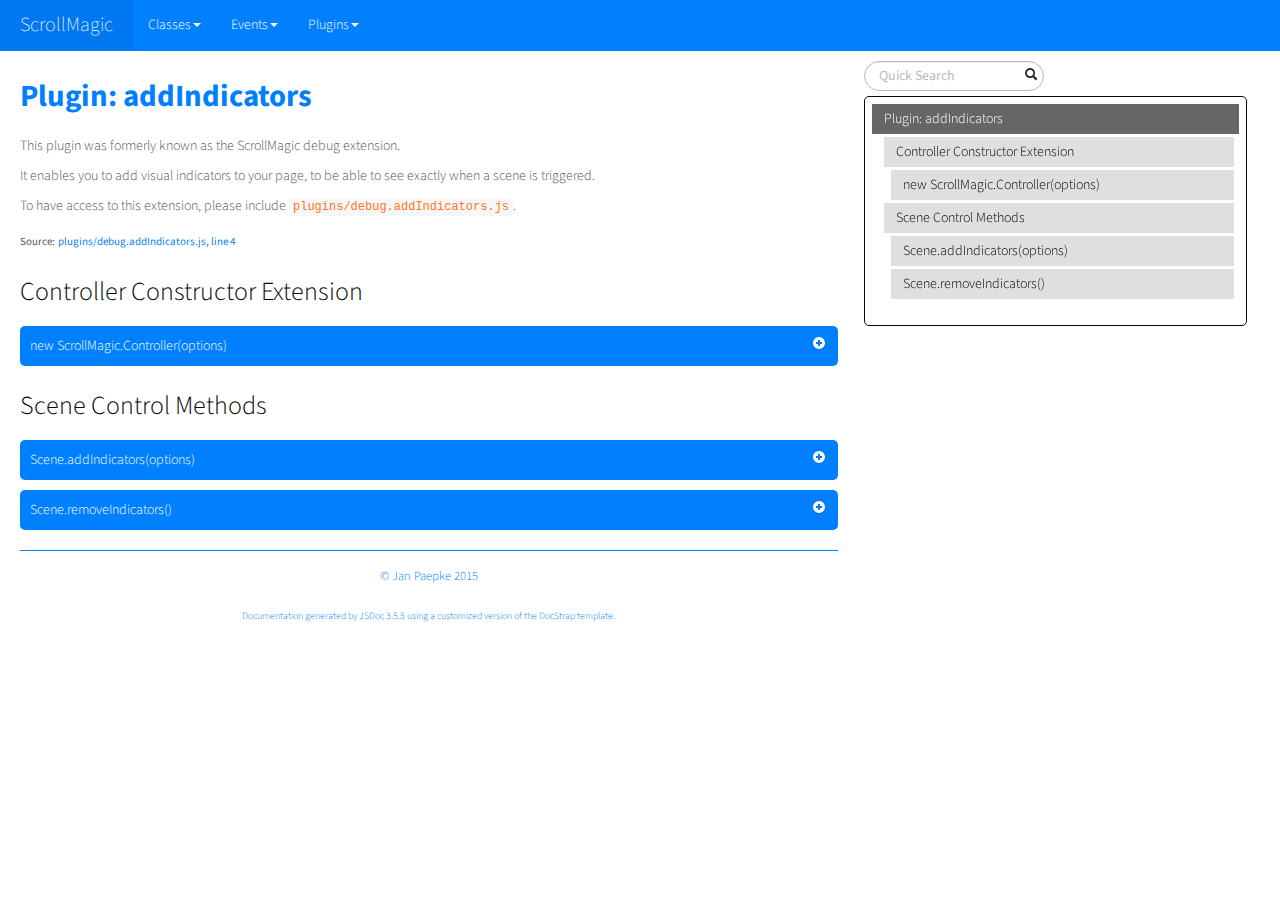
<file: scripts/ScrollMagic-master/docs/debug.addIndicators.html>
<!DOCTYPE html>

<html lang="en">
<head>
	<meta charset="utf-8">
	<title>ScrollMagic Plugin: addIndicators</title>
	
  <script src="scripts/prettify/prettify.js"> </script>
  <script src="scripts/prettify/lang-css.js"> </script>
	<!--[if lt IE 9]>
	<script src="//html5shiv.googlecode.com/svn/trunk/html5.js"></script>
	<![endif]-->
	<link type="text/css" rel="stylesheet" href="styles/sunlight.default.css">
	<link type="text/css" rel="stylesheet" href="styles/prettify-tomorrow.css">
	<link rel="shortcut icon" href="../assets/img/favicon.ico" type="image/x-icon">

	
	<link type="text/css" rel="stylesheet" href="styles/site.cosmo.css">
	
</head>

<body>
<div class="container-fluid">
	<div class="navbar navbar-fixed-top navbar-inverse">
		<div class="navbar-inner">
			<a class="brand" href="index.html">ScrollMagic</a>
			<ul class="nav">
				
				<li class="dropdown">
					<a href="classes.list.html" class="dropdown-toggle" data-toggle="dropdown">Classes<b
						class="caret"></b></a>

					<ul class="dropdown-menu ">
						
						<li>
							<a href="ScrollMagic.Controller.html">Controller</a>
						</li>
						
						<li>
							<a href="ScrollMagic.Scene.html">Scene</a>
						</li>
						

					</ul>
				</li>
				
				<li class="dropdown">
					<a href="events.list.html" class="dropdown-toggle" data-toggle="dropdown">Events<b
						class="caret"></b></a>

					<ul class="dropdown-menu ">
						
						<li>
							<a href="ScrollMagic.Scene.html#event:add">add</a>
						</li>
						
						<li>
							<a href="ScrollMagic.Scene.html#event:change">change</a>
						</li>
						
						<li>
							<a href="ScrollMagic.Scene.html#event:destroy">destroy</a>
						</li>
						
						<li>
							<a href="ScrollMagic.Scene.html#event:end">end</a>
						</li>
						
						<li>
							<a href="ScrollMagic.Scene.html#event:enter">enter</a>
						</li>
						
						<li>
							<a href="ScrollMagic.Scene.html#event:leave">leave</a>
						</li>
						
						<li>
							<a href="ScrollMagic.Scene.html#event:progress">progress</a>
						</li>
						
						<li>
							<a href="ScrollMagic.Scene.html#event:remove">remove</a>
						</li>
						
						<li>
							<a href="ScrollMagic.Scene.html#event:shift">shift</a>
						</li>
						
						<li>
							<a href="ScrollMagic.Scene.html#event:start">start</a>
						</li>
						
						<li>
							<a href="ScrollMagic.Scene.html#event:update">update</a>
						</li>
						

					</ul>
				</li>
				
				<li class="dropdown">
					<a href="mixins.list.html" class="dropdown-toggle" data-toggle="dropdown">Plugins<b
						class="caret"></b></a>

					<ul class="dropdown-menu ">
						
						<li>
							<a href="animation.GSAP.html">GSAP</a>
						</li>
						
						<li>
							<a href="animation.Velocity.html">Velocity</a>
						</li>
						
						<li>
							<a href="debug.addIndicators.html">addIndicators</a>
						</li>
						
						<li>
							<a href="framework.jQuery.html">jQuery</a>
						</li>
						

					</ul>
				</li>
				
			</ul>
		</div>
	</div>

	<div class="row-fluid">

		
		<div class="span8">
			
				<div id="main">
					


	<h1 class="page-title">
        Plugin: addIndicators</h1>
    
<section>

<article>
    <div class="container-overview">
    

    
        
            <div class="description"><p>This plugin was formerly known as the ScrollMagic debug extension.</p>
<p>It enables you to add visual indicators to your page, to be able to see exactly when a scene is triggered.</p>
<p>To have access to this extension, please include <code>plugins/debug.addIndicators.js</code>.</p></div>
        

        
<dl class="details">
    

    

    

    

    

    

    

    

    

    
    <dt class="tag-source">Source:</dt>
    <dd class="tag-source"><ul class="dummy"><li>
        <a href="plugins_debug.addIndicators.js.html">plugins/debug.addIndicators.js</a>, <a href="plugins_debug.addIndicators.js.html#sunlight-1-line-4">line 4</a>
    </li></ul></dd>
    

    

    

    
</dl>


        
    
    </div>

    

    

    

    

    

    

    
        <h3 class="subsection-title">Controller Constructor Extension</h3>

        <dl>
            
<dt>
    <h4 class="name" id="newScrollMagic.Controlleroptions"><span class="type-signature"></span>new ScrollMagic.Controller<span class="signature">(<span class="optional">options</span>)</span><span class="type-signature"></span></h4>
    
    
</dt>
<dd>
    
    
    <div class="description">
        <p>Every ScrollMagic.Controller instance now accepts an additional option.<br>See <a href="ScrollMagic.Controller.html"><code>ScrollMagic.Controller</code></a> for a complete list of the standard options.</p>
    </div>
    

    
    
    
    
    
        <h5>Parameters:</h5>
        

<table class="params table table-striped">
    <thead>
	<tr>
		
		<th>Name</th>
		

		<th>Type</th>

		
		<th>Argument</th>
		

		

		<th class="last">Description</th>
	</tr>
	</thead>

	<tbody>
	

        <tr>
            
                <td class="name"><code>options</code></td>
            

            <td class="type">
            
                
<span class="param-type">object</span>


            
            </td>

            
                <td class="attributes">
                
                    &lt;optional><br>
                

                

                
                </td>
            

            

            <td class="description last"><p>Options for the Controller.</p>
                <h6>Properties</h6>
                

<table class="params table table-striped">
    <thead>
	<tr>
		
		<th>Name</th>
		

		<th>Type</th>

		
		<th>Argument</th>
		

		
		<th>Default</th>
		

		<th class="last">Description</th>
	</tr>
	</thead>

	<tbody>
	

        <tr>
            
                <td class="name"><code>addIndicators</code></td>
            

            <td class="type">
            
                
<span class="param-type">boolean</span>


            
            </td>

            
                <td class="attributes">
                
                    &lt;optional><br>
                

                

                
                </td>
            

            
                <td class="default">
                
                    false
                
                </td>
            

            <td class="description last"><p>If set to <code>true</code> every scene that is added to the controller will automatically get indicators added to it.</p></td>
        </tr>

	
	</tbody>
</table>

            </td>
        </tr>

	
	</tbody>
</table>

    
    
    
<dl class="details">
    

    

    

    

    

    

    

    

    

    
    <dt class="tag-source">Source:</dt>
    <dd class="tag-source"><ul class="dummy"><li>
        <a href="plugins_debug.addIndicators.js.html">plugins/debug.addIndicators.js</a>, <a href="plugins_debug.addIndicators.js.html#sunlight-1-line-139">line 139</a>
    </li></ul></dd>
    

    

    

    
</dl>

    
    

    

    
    
    
    
    
    
    
        <h5>Example</h5>
        
    <pre class="sunlight-highlight-javascript">// make a controller and add indicators to all scenes attachedvar controller = new ScrollMagic.Controller({addIndicators: true});// this scene will automatically have indicators added to itnew ScrollMagic.Scene()               .addTo(controller);</pre>


    
</dd>

        </dl>
    
        <h3 class="subsection-title">Scene Control Methods</h3>

        <dl>
            
<dt>
    <h4 class="name" id="Scene.addIndicators"><span class="type-signature"></span>Scene.addIndicators<span class="signature">(<span class="optional">options</span>)</span><span class="type-signature"></span></h4>
    
    
</dt>
<dd>
    
    
    <div class="description">
        <p>Add visual indicators for a ScrollMagic.Scene.</p>
    </div>
    

    
    
    
    
    
        <h5>Parameters:</h5>
        

<table class="params table table-striped">
    <thead>
	<tr>
		
		<th>Name</th>
		

		<th>Type</th>

		
		<th>Argument</th>
		

		

		<th class="last">Description</th>
	</tr>
	</thead>

	<tbody>
	

        <tr>
            
                <td class="name"><code>options</code></td>
            

            <td class="type">
            
                
<span class="param-type">object</span>


            
            </td>

            
                <td class="attributes">
                
                    &lt;optional><br>
                

                

                
                </td>
            

            

            <td class="description last"><p>An object containing one or more options for the indicators.</p>
                <h6>Properties</h6>
                

<table class="params table table-striped">
    <thead>
	<tr>
		
		<th>Name</th>
		

		<th>Type</th>

		
		<th>Argument</th>
		

		
		<th>Default</th>
		

		<th class="last">Description</th>
	</tr>
	</thead>

	<tbody>
	

        <tr>
            
                <td class="name"><code>parent</code></td>
            

            <td class="type">
            
                
<span class="param-type">string</span>
|

<span class="param-type">object</span>


            
            </td>

            
                <td class="attributes">
                
                    &lt;optional><br>
                

                

                
                </td>
            

            
                <td class="default">
                
                </td>
            

            <td class="description last"><p>A selector, DOM Object or a jQuery object that the indicators should be added to.<br>                                                                                                                           If undefined, the controller's container will be used.</p></td>
        </tr>

	

        <tr>
            
                <td class="name"><code>name</code></td>
            

            <td class="type">
            
                
<span class="param-type">number</span>


            
            </td>

            
                <td class="attributes">
                
                    &lt;optional><br>
                

                

                
                </td>
            

            
                <td class="default">
                
                    ""
                
                </td>
            

            <td class="description last"><p>This string will be displayed at the start and end indicators of the scene for identification purposes. If no name is supplied an automatic index will be used.</p></td>
        </tr>

	

        <tr>
            
                <td class="name"><code>indent</code></td>
            

            <td class="type">
            
                
<span class="param-type">number</span>


            
            </td>

            
                <td class="attributes">
                
                    &lt;optional><br>
                

                

                
                </td>
            

            
                <td class="default">
                
                    0
                
                </td>
            

            <td class="description last"><p>Additional position offset for the indicators (useful, when having multiple scenes starting at the same position).</p></td>
        </tr>

	

        <tr>
            
                <td class="name"><code>colorStart</code></td>
            

            <td class="type">
            
                
<span class="param-type">string</span>


            
            </td>

            
                <td class="attributes">
                
                    &lt;optional><br>
                

                

                
                </td>
            

            
                <td class="default">
                
                    green
                
                </td>
            

            <td class="description last"><p>CSS color definition for the start indicator.</p></td>
        </tr>

	

        <tr>
            
                <td class="name"><code>colorEnd</code></td>
            

            <td class="type">
            
                
<span class="param-type">string</span>


            
            </td>

            
                <td class="attributes">
                
                    &lt;optional><br>
                

                

                
                </td>
            

            
                <td class="default">
                
                    red
                
                </td>
            

            <td class="description last"><p>CSS color definition for the end indicator.</p></td>
        </tr>

	

        <tr>
            
                <td class="name"><code>colorTrigger</code></td>
            

            <td class="type">
            
                
<span class="param-type">string</span>


            
            </td>

            
                <td class="attributes">
                
                    &lt;optional><br>
                

                

                
                </td>
            

            
                <td class="default">
                
                    blue
                
                </td>
            

            <td class="description last"><p>CSS color definition for the trigger indicator.</p></td>
        </tr>

	
	</tbody>
</table>

            </td>
        </tr>

	
	</tbody>
</table>

    
    
    
<dl class="details">
    

    

    

    

    

    

    

    

    

    
    <dt class="tag-source">Source:</dt>
    <dd class="tag-source"><ul class="dummy"><li>
        <a href="plugins_debug.addIndicators.js.html">plugins/debug.addIndicators.js</a>, <a href="plugins_debug.addIndicators.js.html#sunlight-1-line-83">line 83</a>
    </li></ul></dd>
    

    

    

    
</dl>

    
    

    

    
    
    
    
    
    
    
        <h5>Example</h5>
        
    <pre class="sunlight-highlight-javascript">// add basic indicatorsscene.addIndicators()// passing optionsscene.addIndicators({name: "pin scene", colorEnd: "#FFFFFF"});</pre>


    
</dd>

        
            
<dt>
    <h4 class="name" id="Scene.removeIndicators"><span class="type-signature"></span>Scene.removeIndicators<span class="signature">()</span><span class="type-signature"></span></h4>
    
    
</dt>
<dd>
    
    
    <div class="description">
        <p>Removes visual indicators from a ScrollMagic.Scene.</p>
    </div>
    

    
    
    
    
    
    
    
<dl class="details">
    

    

    

    

    

    

    

    

    

    
    <dt class="tag-source">Source:</dt>
    <dd class="tag-source"><ul class="dummy"><li>
        <a href="plugins_debug.addIndicators.js.html">plugins/debug.addIndicators.js</a>, <a href="plugins_debug.addIndicators.js.html#sunlight-1-line-121">line 121</a>
    </li></ul></dd>
    

    

    

    
</dl>

    
    

    

    
    
    
    
    
    
    
        <h5>Example</h5>
        
    <pre class="sunlight-highlight-javascript">// remove previously added indicatorsscene.removeIndicators()</pre>


    
</dd>

        </dl>
    

    

    
</article>

</section>




				</div>

				<div class="clearfix"></div>
				<footer>
					
					
		<span class="copyright">
		© Jan Paepke 2015
		</span>
					<br />
					
		<span class="jsdoc-message">
		Documentation generated by <a href="https://github.com/jsdoc3/jsdoc" target="_blank">JSDoc 3.5.5</a>
		using a customized version of the <a href="https://github.com/terryweiss/docstrap" target="_blank">DocStrap template</a>.
		</span>
				</footer>
			</div>

			
			<div class="span3">
				<div id="toc"></div>
			</div>
			
			<br clear="both">
		</div>

	</div>
	<script src="scripts/sunlight.js"></script>
	<script src="scripts/sunlight.javascript.js"></script>
	<script src="scripts/sunlight-plugin.doclinks.js"></script>
	<script src="scripts/sunlight-plugin.linenumbers.js"></script>
	<script src="scripts/sunlight-plugin.menu.js"></script>
	<script src="scripts/jquery.min.js"></script>
	<script src="scripts/jquery.scrollTo.js"></script>
	<script src="scripts/jquery.localScroll.js"></script>
	<script src="scripts/bootstrap-dropdown.js"></script>
	<script src="scripts/toc.js"></script>

	<script> prettyPrint(); </script>
	<script>  Sunlight.highlightAll({lineNumbers:true,  showMenu: true, enableDoclinks :true}); </script>

	<script>
		function openDeeplinkedElement (skipAni) {
			try {
				$("dt h4.member-collapsed").filter(window.location.hash.substring(1).replace(":", "\\:")).trigger("click", skipAni);
			} catch (e) {
				console.warn("ah ah ah! :p");
			}
		}
		$( function () {
			$( "#toc" ).toc( {
			    anchorName  : function(i, heading, prefix) {
					return $(heading).attr("id") || ( prefix + i );
				},
				selectors   : "h1:visible,h2:visible,h3:visible,h4:visible",
				onScrollFinish : openDeeplinkedElement,
				highlightOffset : 10,
				scrollOffset: 60
			} );
			$( "#toc>ul" ).addClass( "nav nav-pills nav-stacked" );
			$( "#main span[id^='toc']" ).addClass( "toc-shim" );

		} );
	</script>

	
	<script>
		$( function () {
			// $('#main').localScroll({
			// 	offset: { top: 56 } //offset by the height of your header (give or take a few px, see what works for you)
			// });
			// workaround for anchors below header...
			window.setTimeout(function () {
				$(document).scrollTop($(document).scrollTop()-60);
			}, 1)
			
			var hash = window.location.hash.substring(1).replace(":", "\\:");
			$( "dt h4.name" ).each( function () {
				var $this = $( this );
				var icon = $( "<i/>" ).addClass( "icon-plus-sign" ).addClass( "pull-right" ).addClass( "icon-white" );
				var dt = $this.parents( "dt" );
				var children = dt.next( "dd" );

				$this.append( icon ).css( {cursor : "pointer"} );
				$this.addClass( "member-collapsed" ).addClass( "member" );
				if (hash != $this.attr("id")) {
					children.hide();
				}
				$this.toggle( function (e, skipAni) {
					var scrollPos = $(document).scrollTop();
					window.location.hash = $(this).attr("id");
					$(document).scrollTop(scrollPos);
					icon.addClass( "icon-minus-sign" ).removeClass( "icon-plus-sign" ).removeClass( "icon-white" );
					$this.addClass( "member-open" ).removeClass( "member-collapsed" );
					children.slideDown(skipAni ? 0 : undefined);
				}, function () {
					icon.addClass( "icon-plus-sign" ).removeClass( "icon-minus-sign" ).addClass( "icon-white" );
					$this.addClass( "member-collapsed" ).removeClass( "member-open" );
					children.slideUp();
				} );
			} );
			// open if deeplinked
			if (hash.length > 0)
				openDeeplinkedElement(true);
		} );
	</script>
	

	<script type="text/javascript" src="../assets/js/tracking.js"></script>
</body>
</html>
</file>
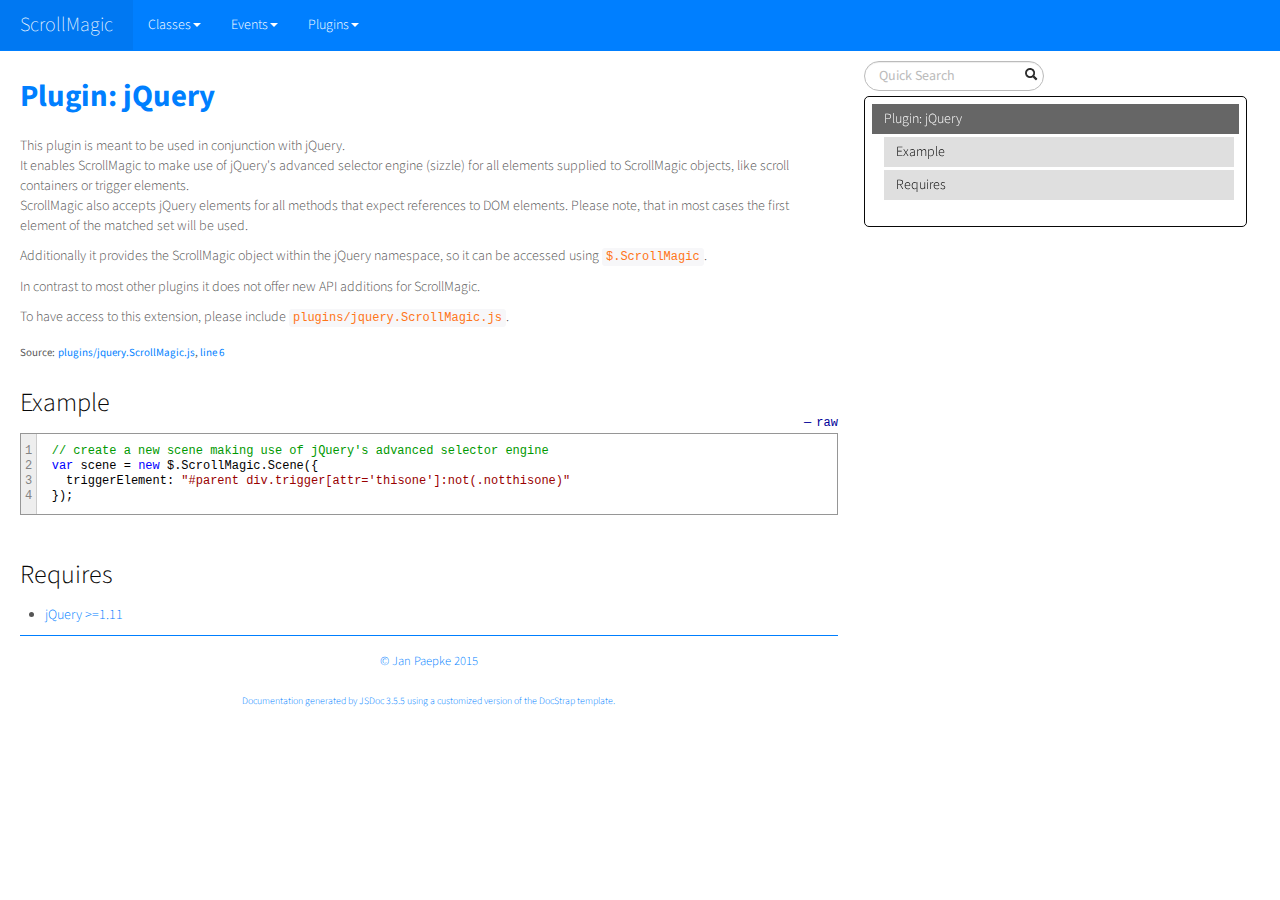
<file: scripts/ScrollMagic-master/docs/framework.jQuery.html>
<!DOCTYPE html>

<html lang="en">
<head>
	<meta charset="utf-8">
	<title>ScrollMagic Plugin: jQuery</title>
	
  <script src="scripts/prettify/prettify.js"> </script>
  <script src="scripts/prettify/lang-css.js"> </script>
	<!--[if lt IE 9]>
	<script src="//html5shiv.googlecode.com/svn/trunk/html5.js"></script>
	<![endif]-->
	<link type="text/css" rel="stylesheet" href="styles/sunlight.default.css">
	<link type="text/css" rel="stylesheet" href="styles/prettify-tomorrow.css">
	<link rel="shortcut icon" href="../assets/img/favicon.ico" type="image/x-icon">

	
	<link type="text/css" rel="stylesheet" href="styles/site.cosmo.css">
	
</head>

<body>
<div class="container-fluid">
	<div class="navbar navbar-fixed-top navbar-inverse">
		<div class="navbar-inner">
			<a class="brand" href="index.html">ScrollMagic</a>
			<ul class="nav">
				
				<li class="dropdown">
					<a href="classes.list.html" class="dropdown-toggle" data-toggle="dropdown">Classes<b
						class="caret"></b></a>

					<ul class="dropdown-menu ">
						
						<li>
							<a href="ScrollMagic.Controller.html">Controller</a>
						</li>
						
						<li>
							<a href="ScrollMagic.Scene.html">Scene</a>
						</li>
						

					</ul>
				</li>
				
				<li class="dropdown">
					<a href="events.list.html" class="dropdown-toggle" data-toggle="dropdown">Events<b
						class="caret"></b></a>

					<ul class="dropdown-menu ">
						
						<li>
							<a href="ScrollMagic.Scene.html#event:add">add</a>
						</li>
						
						<li>
							<a href="ScrollMagic.Scene.html#event:change">change</a>
						</li>
						
						<li>
							<a href="ScrollMagic.Scene.html#event:destroy">destroy</a>
						</li>
						
						<li>
							<a href="ScrollMagic.Scene.html#event:end">end</a>
						</li>
						
						<li>
							<a href="ScrollMagic.Scene.html#event:enter">enter</a>
						</li>
						
						<li>
							<a href="ScrollMagic.Scene.html#event:leave">leave</a>
						</li>
						
						<li>
							<a href="ScrollMagic.Scene.html#event:progress">progress</a>
						</li>
						
						<li>
							<a href="ScrollMagic.Scene.html#event:remove">remove</a>
						</li>
						
						<li>
							<a href="ScrollMagic.Scene.html#event:shift">shift</a>
						</li>
						
						<li>
							<a href="ScrollMagic.Scene.html#event:start">start</a>
						</li>
						
						<li>
							<a href="ScrollMagic.Scene.html#event:update">update</a>
						</li>
						

					</ul>
				</li>
				
				<li class="dropdown">
					<a href="mixins.list.html" class="dropdown-toggle" data-toggle="dropdown">Plugins<b
						class="caret"></b></a>

					<ul class="dropdown-menu ">
						
						<li>
							<a href="animation.GSAP.html">GSAP</a>
						</li>
						
						<li>
							<a href="animation.Velocity.html">Velocity</a>
						</li>
						
						<li>
							<a href="debug.addIndicators.html">addIndicators</a>
						</li>
						
						<li>
							<a href="framework.jQuery.html">jQuery</a>
						</li>
						

					</ul>
				</li>
				
			</ul>
		</div>
	</div>

	<div class="row-fluid">

		
		<div class="span8">
			
				<div id="main">
					


	<h1 class="page-title">
        Plugin: jQuery</h1>
    
<section>

<article>
    <div class="container-overview">
    

    
        
            <div class="description"><p>This plugin is meant to be used in conjunction with jQuery.<br>It enables ScrollMagic to make use of jQuery's advanced selector engine (sizzle) for all elements supplied to ScrollMagic objects, like scroll containers or trigger elements.<br>ScrollMagic also accepts jQuery elements for all methods that expect references to DOM elements. Please note, that in most cases the first element of the matched set will be used.</p>
<p>Additionally it provides the ScrollMagic object within the jQuery namespace, so it can be accessed using <code>$.ScrollMagic</code>.</p>
<p>In contrast to most other plugins it does not offer new API additions for ScrollMagic.</p>
<p>To have access to this extension, please include <code>plugins/jquery.ScrollMagic.js</code>.</p></div>
        

        
<dl class="details">
    

    

    

    

    

    

    

    

    

    
    <dt class="tag-source">Source:</dt>
    <dd class="tag-source"><ul class="dummy"><li>
        <a href="plugins_jquery.ScrollMagic.js.html">plugins/jquery.ScrollMagic.js</a>, <a href="plugins_jquery.ScrollMagic.js.html#sunlight-1-line-6">line 6</a>
    </li></ul></dd>
    

    

    

    
</dl>


        
            <h3>Example</h3>
            
    <pre class="sunlight-highlight-javascript">// create a new scene making use of jQuery's advanced selector enginevar scene = new $.ScrollMagic.Scene({  triggerElement: "#parent div.trigger[attr='thisone']:not(.notthisone)"});</pre>


        
    
    </div>

    

    

    
        <h3 class="subsection-title">Requires</h3>

        <ul>
            <li><a href="http://jquery.com/">jQuery >=1.11</a></li>
        </ul>
    

    

    

    

    

    

    
</article>

</section>




				</div>

				<div class="clearfix"></div>
				<footer>
					
					
		<span class="copyright">
		© Jan Paepke 2015
		</span>
					<br />
					
		<span class="jsdoc-message">
		Documentation generated by <a href="https://github.com/jsdoc3/jsdoc" target="_blank">JSDoc 3.5.5</a>
		using a customized version of the <a href="https://github.com/terryweiss/docstrap" target="_blank">DocStrap template</a>.
		</span>
				</footer>
			</div>

			
			<div class="span3">
				<div id="toc"></div>
			</div>
			
			<br clear="both">
		</div>

	</div>
	<script src="scripts/sunlight.js"></script>
	<script src="scripts/sunlight.javascript.js"></script>
	<script src="scripts/sunlight-plugin.doclinks.js"></script>
	<script src="scripts/sunlight-plugin.linenumbers.js"></script>
	<script src="scripts/sunlight-plugin.menu.js"></script>
	<script src="scripts/jquery.min.js"></script>
	<script src="scripts/jquery.scrollTo.js"></script>
	<script src="scripts/jquery.localScroll.js"></script>
	<script src="scripts/bootstrap-dropdown.js"></script>
	<script src="scripts/toc.js"></script>

	<script> prettyPrint(); </script>
	<script>  Sunlight.highlightAll({lineNumbers:true,  showMenu: true, enableDoclinks :true}); </script>

	<script>
		function openDeeplinkedElement (skipAni) {
			try {
				$("dt h4.member-collapsed").filter(window.location.hash.substring(1).replace(":", "\\:")).trigger("click", skipAni);
			} catch (e) {
				console.warn("ah ah ah! :p");
			}
		}
		$( function () {
			$( "#toc" ).toc( {
			    anchorName  : function(i, heading, prefix) {
					return $(heading).attr("id") || ( prefix + i );
				},
				selectors   : "h1:visible,h2:visible,h3:visible,h4:visible",
				onScrollFinish : openDeeplinkedElement,
				highlightOffset : 10,
				scrollOffset: 60
			} );
			$( "#toc>ul" ).addClass( "nav nav-pills nav-stacked" );
			$( "#main span[id^='toc']" ).addClass( "toc-shim" );

		} );
	</script>

	
	<script>
		$( function () {
			// $('#main').localScroll({
			// 	offset: { top: 56 } //offset by the height of your header (give or take a few px, see what works for you)
			// });
			// workaround for anchors below header...
			window.setTimeout(function () {
				$(document).scrollTop($(document).scrollTop()-60);
			}, 1)
			
			var hash = window.location.hash.substring(1).replace(":", "\\:");
			$( "dt h4.name" ).each( function () {
				var $this = $( this );
				var icon = $( "<i/>" ).addClass( "icon-plus-sign" ).addClass( "pull-right" ).addClass( "icon-white" );
				var dt = $this.parents( "dt" );
				var children = dt.next( "dd" );

				$this.append( icon ).css( {cursor : "pointer"} );
				$this.addClass( "member-collapsed" ).addClass( "member" );
				if (hash != $this.attr("id")) {
					children.hide();
				}
				$this.toggle( function (e, skipAni) {
					var scrollPos = $(document).scrollTop();
					window.location.hash = $(this).attr("id");
					$(document).scrollTop(scrollPos);
					icon.addClass( "icon-minus-sign" ).removeClass( "icon-plus-sign" ).removeClass( "icon-white" );
					$this.addClass( "member-open" ).removeClass( "member-collapsed" );
					children.slideDown(skipAni ? 0 : undefined);
				}, function () {
					icon.addClass( "icon-plus-sign" ).removeClass( "icon-minus-sign" ).addClass( "icon-white" );
					$this.addClass( "member-collapsed" ).removeClass( "member-open" );
					children.slideUp();
				} );
			} );
			// open if deeplinked
			if (hash.length > 0)
				openDeeplinkedElement(true);
		} );
	</script>
	

	<script type="text/javascript" src="../assets/js/tracking.js"></script>
</body>
</html>
</file>
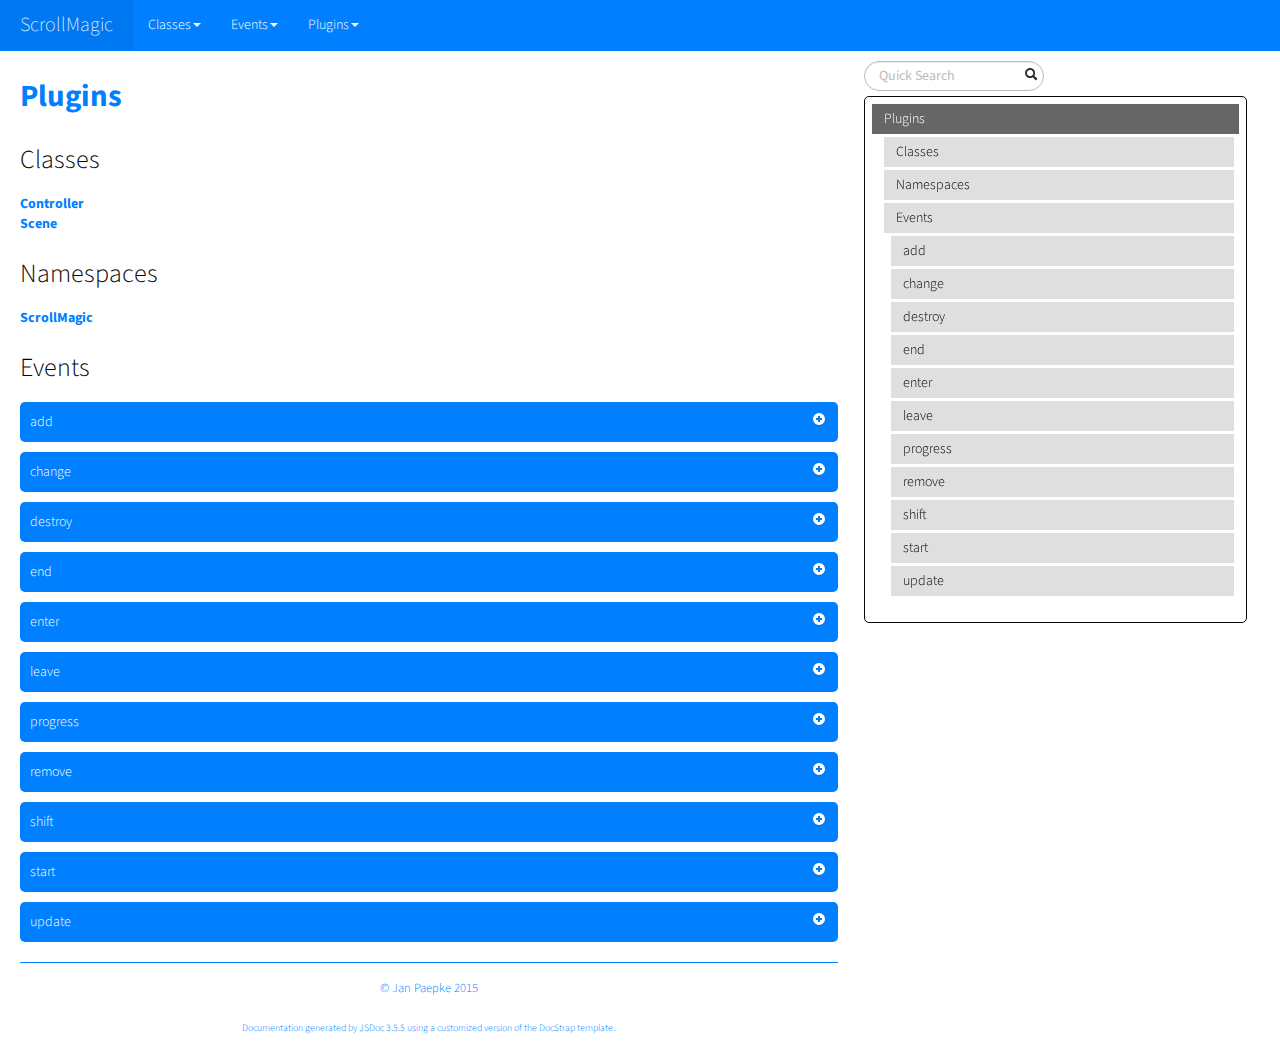
<file: scripts/ScrollMagic-master/docs/mixins.list.html>
<!DOCTYPE html>

<html lang="en">
<head>
	<meta charset="utf-8">
	<title>ScrollMagic Plugins</title>
	
  <script src="scripts/prettify/prettify.js"> </script>
  <script src="scripts/prettify/lang-css.js"> </script>
	<!--[if lt IE 9]>
	<script src="//html5shiv.googlecode.com/svn/trunk/html5.js"></script>
	<![endif]-->
	<link type="text/css" rel="stylesheet" href="styles/sunlight.default.css">
	<link type="text/css" rel="stylesheet" href="styles/prettify-tomorrow.css">
	<link rel="shortcut icon" href="../assets/img/favicon.ico" type="image/x-icon">

	
	<link type="text/css" rel="stylesheet" href="styles/site.cosmo.css">
	
</head>

<body>
<div class="container-fluid">
	<div class="navbar navbar-fixed-top navbar-inverse">
		<div class="navbar-inner">
			<a class="brand" href="index.html">ScrollMagic</a>
			<ul class="nav">
				
				<li class="dropdown">
					<a href="classes.list.html" class="dropdown-toggle" data-toggle="dropdown">Classes<b
						class="caret"></b></a>

					<ul class="dropdown-menu ">
						
						<li>
							<a href="ScrollMagic.Controller.html">Controller</a>
						</li>
						
						<li>
							<a href="ScrollMagic.Scene.html">Scene</a>
						</li>
						

					</ul>
				</li>
				
				<li class="dropdown">
					<a href="events.list.html" class="dropdown-toggle" data-toggle="dropdown">Events<b
						class="caret"></b></a>

					<ul class="dropdown-menu ">
						
						<li>
							<a href="ScrollMagic.Scene.html#event:add">add</a>
						</li>
						
						<li>
							<a href="ScrollMagic.Scene.html#event:change">change</a>
						</li>
						
						<li>
							<a href="ScrollMagic.Scene.html#event:destroy">destroy</a>
						</li>
						
						<li>
							<a href="ScrollMagic.Scene.html#event:end">end</a>
						</li>
						
						<li>
							<a href="ScrollMagic.Scene.html#event:enter">enter</a>
						</li>
						
						<li>
							<a href="ScrollMagic.Scene.html#event:leave">leave</a>
						</li>
						
						<li>
							<a href="ScrollMagic.Scene.html#event:progress">progress</a>
						</li>
						
						<li>
							<a href="ScrollMagic.Scene.html#event:remove">remove</a>
						</li>
						
						<li>
							<a href="ScrollMagic.Scene.html#event:shift">shift</a>
						</li>
						
						<li>
							<a href="ScrollMagic.Scene.html#event:start">start</a>
						</li>
						
						<li>
							<a href="ScrollMagic.Scene.html#event:update">update</a>
						</li>
						

					</ul>
				</li>
				
				<li class="dropdown">
					<a href="mixins.list.html" class="dropdown-toggle" data-toggle="dropdown">Plugins<b
						class="caret"></b></a>

					<ul class="dropdown-menu ">
						
						<li>
							<a href="animation.GSAP.html">GSAP</a>
						</li>
						
						<li>
							<a href="animation.Velocity.html">Velocity</a>
						</li>
						
						<li>
							<a href="debug.addIndicators.html">addIndicators</a>
						</li>
						
						<li>
							<a href="framework.jQuery.html">jQuery</a>
						</li>
						

					</ul>
				</li>
				
			</ul>
		</div>
	</div>

	<div class="row-fluid">

		
		<div class="span8">
			
				<div id="main">
					


	<h1 class="page-title">
        Plugins</h1>
    
<section>

<article>
    <div class="container-overview">
    

    
        

        
<dl class="details">
    

    

    

    

    

    

    

    

    

    

    

    

    
</dl>


        
    
    </div>

    

    

    

    
        <h3 class="subsection-title">Classes</h3>

        <dl>
            <dt><a href="ScrollMagic.Controller.html">Controller</a></dt>
            <dd></dd>
        
            <dt><a href="ScrollMagic.Scene.html">Scene</a></dt>
            <dd></dd>
        </dl>
    

    
        <h3 class="subsection-title">Namespaces</h3>

        <dl>
            <dt><a href="namespaces.html#ScrollMagic"><a href="ScrollMagic.html">ScrollMagic</a></a></dt>
            <dd></dd>
        </dl>
    

    

    

    

    
        <h3 class="subsection-title">Events</h3>

        <dl>
            
<dt>
    <h4 class="name" id="event:add">add</h4>
    
    
</dt>
<dd>
    
    
    <div class="description">
        <p>Scene add event.<br>Fires when the scene is added to a controller.<br>This is mostly used by plugins to know that change might be due.</p>
    </div>
    

    
    
    
    
    
    
    
<dl class="details">
    

        <h5 class="subsection-title">Properties:</h5>

        <dl>

<table class="props table table-striped">
    <thead>
	<tr>
		
		<th>Name</th>
		

		<th>Type</th>

		

		

		<th class="last">Description</th>
	</tr>
	</thead>

	<tbody>
	

        <tr>
            
                <td class="name"><code>event</code></td>
            

            <td class="type">
            
                
<span class="param-type">object</span>


            
            </td>

            

            

            <td class="description last"><p>The event Object passed to each callback</p>
                <h6>Properties</h6>

<table class="props table table-striped">
    <thead>
	<tr>
		
		<th>Name</th>
		

		<th>Type</th>

		

		

		<th class="last">Description</th>
	</tr>
	</thead>

	<tbody>
	

        <tr>
            
                <td class="name"><code>type</code></td>
            

            <td class="type">
            
                
<span class="param-type">string</span>


            
            </td>

            

            

            <td class="description last"><p>The name of the event</p></td>
        </tr>

	

        <tr>
            
                <td class="name"><code>target</code></td>
            

            <td class="type">
            
                
<span class="param-type">Scene</span>


            
            </td>

            

            

            <td class="description last"><p>The Scene object that triggered this event</p></td>
        </tr>

	

        <tr>
            
                <td class="name"><code>controller</code></td>
            

            <td class="type">
            
                
<span class="param-type">boolean</span>


            
            </td>

            

            

            <td class="description last"><p>The controller object the scene was added to.</p></td>
        </tr>

	
	</tbody>
</table>

            </td>
        </tr>

	
	</tbody>
</table>
</dl>

    

    

    
    <dt class="tag-since">Since:</dt>
    <dd class="tag-since"><ul class="dummy"><li>2.0.0</dd><br>
    

    

    

    

    

    

    

    
    <dt class="tag-source">Source:</dt>
    <dd class="tag-source"><ul class="dummy"><li>
        <a href="ScrollMagic_Scene_event-management.js.html">ScrollMagic/Scene/event-management.js</a>, <a href="ScrollMagic_Scene_event-management.js.html#sunlight-1-line-192">line 192</a>
    </li></ul></dd>
    

    

    

    
</dl>

    
    

    

    
    
    
    
    
    
    
        <h5>Example</h5>
        
    <pre class="sunlight-highlight-javascript">scene.on("add", function (event) {
	console.log('Scene was added to a new controller.');
});</pre>


    
</dd>

        
            
<dt>
    <h4 class="name" id="event:change">change</h4>
    
    
</dt>
<dd>
    
    
    <div class="description">
        <p>Scene change event.<br>Fires whenvever a property of the scene is changed.</p>
    </div>
    

    
    
    
    
    
    
    
<dl class="details">
    

        <h5 class="subsection-title">Properties:</h5>

        <dl>

<table class="props table table-striped">
    <thead>
	<tr>
		
		<th>Name</th>
		

		<th>Type</th>

		

		

		<th class="last">Description</th>
	</tr>
	</thead>

	<tbody>
	

        <tr>
            
                <td class="name"><code>event</code></td>
            

            <td class="type">
            
                
<span class="param-type">object</span>


            
            </td>

            

            

            <td class="description last"><p>The event Object passed to each callback</p>
                <h6>Properties</h6>

<table class="props table table-striped">
    <thead>
	<tr>
		
		<th>Name</th>
		

		<th>Type</th>

		

		

		<th class="last">Description</th>
	</tr>
	</thead>

	<tbody>
	

        <tr>
            
                <td class="name"><code>type</code></td>
            

            <td class="type">
            
                
<span class="param-type">string</span>


            
            </td>

            

            

            <td class="description last"><p>The name of the event</p></td>
        </tr>

	

        <tr>
            
                <td class="name"><code>target</code></td>
            

            <td class="type">
            
                
<span class="param-type">Scene</span>


            
            </td>

            

            

            <td class="description last"><p>The Scene object that triggered this event</p></td>
        </tr>

	

        <tr>
            
                <td class="name"><code>what</code></td>
            

            <td class="type">
            
                
<span class="param-type">string</span>


            
            </td>

            

            

            <td class="description last"><p>Indicates what value has been changed</p></td>
        </tr>

	

        <tr>
            
                <td class="name"><code>newval</code></td>
            

            <td class="type">
            
                
<span class="param-type">mixed</span>


            
            </td>

            

            

            <td class="description last"><p>The new value of the changed property</p></td>
        </tr>

	
	</tbody>
</table>

            </td>
        </tr>

	
	</tbody>
</table>
</dl>

    

    

    

    

    

    

    

    

    

    
    <dt class="tag-source">Source:</dt>
    <dd class="tag-source"><ul class="dummy"><li>
        <a href="ScrollMagic_Scene_event-management.js.html">ScrollMagic/Scene/event-management.js</a>, <a href="ScrollMagic_Scene_event-management.js.html#sunlight-1-line-130">line 130</a>
    </li></ul></dd>
    

    

    

    
</dl>

    
    

    

    
    
    
    
    
    
    
        <h5>Example</h5>
        
    <pre class="sunlight-highlight-javascript">scene.on("change", function (event) {
	console.log("Scene Property \"" + event.what + "\" changed to " + event.newval);
});</pre>


    
</dd>

        
            
<dt>
    <h4 class="name" id="event:destroy">destroy</h4>
    
    
</dt>
<dd>
    
    
    <div class="description">
        <p>Scene destroy event.<br>Fires whenvever the scene is destroyed.<br>This can be used to tidy up custom behaviour used in events.</p>
    </div>
    

    
    
    
    
    
    
    
<dl class="details">
    

        <h5 class="subsection-title">Properties:</h5>

        <dl>

<table class="props table table-striped">
    <thead>
	<tr>
		
		<th>Name</th>
		

		<th>Type</th>

		

		

		<th class="last">Description</th>
	</tr>
	</thead>

	<tbody>
	

        <tr>
            
                <td class="name"><code>event</code></td>
            

            <td class="type">
            
                
<span class="param-type">object</span>


            
            </td>

            

            

            <td class="description last"><p>The event Object passed to each callback</p>
                <h6>Properties</h6>

<table class="props table table-striped">
    <thead>
	<tr>
		
		<th>Name</th>
		

		<th>Type</th>

		

		

		<th class="last">Description</th>
	</tr>
	</thead>

	<tbody>
	

        <tr>
            
                <td class="name"><code>type</code></td>
            

            <td class="type">
            
                
<span class="param-type">string</span>


            
            </td>

            

            

            <td class="description last"><p>The name of the event</p></td>
        </tr>

	

        <tr>
            
                <td class="name"><code>target</code></td>
            

            <td class="type">
            
                
<span class="param-type">Scene</span>


            
            </td>

            

            

            <td class="description last"><p>The Scene object that triggered this event</p></td>
        </tr>

	

        <tr>
            
                <td class="name"><code>reset</code></td>
            

            <td class="type">
            
                
<span class="param-type">boolean</span>


            
            </td>

            

            

            <td class="description last"><p>Indicates if the destroy method was called with reset <code>true</code> or <code>false</code>.</p></td>
        </tr>

	
	</tbody>
</table>

            </td>
        </tr>

	
	</tbody>
</table>
</dl>

    

    

    
    <dt class="tag-since">Since:</dt>
    <dd class="tag-since"><ul class="dummy"><li>1.1.0</dd><br>
    

    

    

    

    

    

    

    
    <dt class="tag-source">Source:</dt>
    <dd class="tag-source"><ul class="dummy"><li>
        <a href="ScrollMagic_Scene_event-management.js.html">ScrollMagic/Scene/event-management.js</a>, <a href="ScrollMagic_Scene_event-management.js.html#sunlight-1-line-167">line 167</a>
    </li></ul></dd>
    

    

    

    
</dl>

    
    

    

    
    
    
    
    
    
    
        <h5>Example</h5>
        
    <pre class="sunlight-highlight-javascript">scene.on("enter", function (event) {
       // add custom action
       $("#my-elem").left("200");
     })
     .on("destroy", function (event) {
       // reset my element to start position
       if (event.reset) {
         $("#my-elem").left("0");
       }
     });</pre>


    
</dd>

        
            
<dt>
    <h4 class="name" id="event:end">end</h4>
    
    
</dt>
<dd>
    
    
    <div class="description">
        <p>Scene end event.<br>Fires whenever the scroll position its the ending point of the scene.<br>It will also fire when scrolling back up from after the scene and going over its end position. If you want something to happen only when scrolling down/right, use the scrollDirection parameter passed to the callback.</p>
<p>For details on this event and the order in which it is fired, please review the <code>Scene.progress</code> method.</p>
    </div>
    

    
    
    
    
    
    
    
<dl class="details">
    

        <h5 class="subsection-title">Properties:</h5>

        <dl>

<table class="props table table-striped">
    <thead>
	<tr>
		
		<th>Name</th>
		

		<th>Type</th>

		

		

		<th class="last">Description</th>
	</tr>
	</thead>

	<tbody>
	

        <tr>
            
                <td class="name"><code>event</code></td>
            

            <td class="type">
            
                
<span class="param-type">object</span>


            
            </td>

            

            

            <td class="description last"><p>The event Object passed to each callback</p>
                <h6>Properties</h6>

<table class="props table table-striped">
    <thead>
	<tr>
		
		<th>Name</th>
		

		<th>Type</th>

		

		

		<th class="last">Description</th>
	</tr>
	</thead>

	<tbody>
	

        <tr>
            
                <td class="name"><code>type</code></td>
            

            <td class="type">
            
                
<span class="param-type">string</span>


            
            </td>

            

            

            <td class="description last"><p>The name of the event</p></td>
        </tr>

	

        <tr>
            
                <td class="name"><code>target</code></td>
            

            <td class="type">
            
                
<span class="param-type">Scene</span>


            
            </td>

            

            

            <td class="description last"><p>The Scene object that triggered this event</p></td>
        </tr>

	

        <tr>
            
                <td class="name"><code>progress</code></td>
            

            <td class="type">
            
                
<span class="param-type">number</span>


            
            </td>

            

            

            <td class="description last"><p>Reflects the current progress of the scene</p></td>
        </tr>

	

        <tr>
            
                <td class="name"><code>state</code></td>
            

            <td class="type">
            
                
<span class="param-type">string</span>


            
            </td>

            

            

            <td class="description last"><p>The current state of the scene <code>&quot;DURING&quot;</code> or <code>&quot;AFTER&quot;</code></p></td>
        </tr>

	

        <tr>
            
                <td class="name"><code>scrollDirection</code></td>
            

            <td class="type">
            
                
<span class="param-type">string</span>


            
            </td>

            

            

            <td class="description last"><p>Indicates which way we are scrolling <code>&quot;PAUSED&quot;</code>, <code>&quot;FORWARD&quot;</code> or <code>&quot;REVERSE&quot;</code></p></td>
        </tr>

	
	</tbody>
</table>

            </td>
        </tr>

	
	</tbody>
</table>
</dl>

    

    

    

    

    

    

    

    

    

    
    <dt class="tag-source">Source:</dt>
    <dd class="tag-source"><ul class="dummy"><li>
        <a href="ScrollMagic_Scene_event-management.js.html">ScrollMagic/Scene/event-management.js</a>, <a href="ScrollMagic_Scene_event-management.js.html#sunlight-1-line-29">line 29</a>
    </li></ul></dd>
    

    

    

    
</dl>

    
    

    

    
    
    
    
    
    
    
        <h5>Example</h5>
        
    <pre class="sunlight-highlight-javascript">scene.on("end", function (event) {
	console.log("Hit end point of scene.");
});</pre>


    
</dd>

        
            
<dt>
    <h4 class="name" id="event:enter">enter</h4>
    
    
</dt>
<dd>
    
    
    <div class="description">
        <p>Scene enter event.<br>Fires whenever the scene enters the &quot;DURING&quot; state.<br>Keep in mind that it doesn't matter if the scene plays forward or backward: This event always fires when the scene enters its active scroll timeframe, regardless of the scroll-direction.</p>
<p>For details on this event and the order in which it is fired, please review the <code>Scene.progress</code> method.</p>
    </div>
    

    
    
    
    
    
    
    
<dl class="details">
    

        <h5 class="subsection-title">Properties:</h5>

        <dl>

<table class="props table table-striped">
    <thead>
	<tr>
		
		<th>Name</th>
		

		<th>Type</th>

		

		

		<th class="last">Description</th>
	</tr>
	</thead>

	<tbody>
	

        <tr>
            
                <td class="name"><code>event</code></td>
            

            <td class="type">
            
                
<span class="param-type">object</span>


            
            </td>

            

            

            <td class="description last"><p>The event Object passed to each callback</p>
                <h6>Properties</h6>

<table class="props table table-striped">
    <thead>
	<tr>
		
		<th>Name</th>
		

		<th>Type</th>

		

		

		<th class="last">Description</th>
	</tr>
	</thead>

	<tbody>
	

        <tr>
            
                <td class="name"><code>type</code></td>
            

            <td class="type">
            
                
<span class="param-type">string</span>


            
            </td>

            

            

            <td class="description last"><p>The name of the event</p></td>
        </tr>

	

        <tr>
            
                <td class="name"><code>target</code></td>
            

            <td class="type">
            
                
<span class="param-type">Scene</span>


            
            </td>

            

            

            <td class="description last"><p>The Scene object that triggered this event</p></td>
        </tr>

	

        <tr>
            
                <td class="name"><code>progress</code></td>
            

            <td class="type">
            
                
<span class="param-type">number</span>


            
            </td>

            

            

            <td class="description last"><p>Reflects the current progress of the scene</p></td>
        </tr>

	

        <tr>
            
                <td class="name"><code>state</code></td>
            

            <td class="type">
            
                
<span class="param-type">string</span>


            
            </td>

            

            

            <td class="description last"><p>The current state of the scene - always <code>&quot;DURING&quot;</code></p></td>
        </tr>

	

        <tr>
            
                <td class="name"><code>scrollDirection</code></td>
            

            <td class="type">
            
                
<span class="param-type">string</span>


            
            </td>

            

            

            <td class="description last"><p>Indicates which way we are scrolling <code>&quot;PAUSED&quot;</code>, <code>&quot;FORWARD&quot;</code> or <code>&quot;REVERSE&quot;</code></p></td>
        </tr>

	
	</tbody>
</table>

            </td>
        </tr>

	
	</tbody>
</table>
</dl>

    

    

    

    

    

    

    

    

    

    
    <dt class="tag-source">Source:</dt>
    <dd class="tag-source"><ul class="dummy"><li>
        <a href="ScrollMagic_Scene_event-management.js.html">ScrollMagic/Scene/event-management.js</a>, <a href="ScrollMagic_Scene_event-management.js.html#sunlight-1-line-50">line 50</a>
    </li></ul></dd>
    

    

    

    
</dl>

    
    

    

    
    
    
    
    
    
    
        <h5>Example</h5>
        
    <pre class="sunlight-highlight-javascript">scene.on("enter", function (event) {
	console.log("Scene entered.");
});</pre>


    
</dd>

        
            
<dt>
    <h4 class="name" id="event:leave">leave</h4>
    
    
</dt>
<dd>
    
    
    <div class="description">
        <p>Scene leave event.<br>Fires whenever the scene's state goes from &quot;DURING&quot; to either &quot;BEFORE&quot; or &quot;AFTER&quot;.<br>Keep in mind that it doesn't matter if the scene plays forward or backward: This event always fires when the scene leaves its active scroll timeframe, regardless of the scroll-direction.</p>
<p>For details on this event and the order in which it is fired, please review the <code>Scene.progress</code> method.</p>
    </div>
    

    
    
    
    
    
    
    
<dl class="details">
    

        <h5 class="subsection-title">Properties:</h5>

        <dl>

<table class="props table table-striped">
    <thead>
	<tr>
		
		<th>Name</th>
		

		<th>Type</th>

		

		

		<th class="last">Description</th>
	</tr>
	</thead>

	<tbody>
	

        <tr>
            
                <td class="name"><code>event</code></td>
            

            <td class="type">
            
                
<span class="param-type">object</span>


            
            </td>

            

            

            <td class="description last"><p>The event Object passed to each callback</p>
                <h6>Properties</h6>

<table class="props table table-striped">
    <thead>
	<tr>
		
		<th>Name</th>
		

		<th>Type</th>

		

		

		<th class="last">Description</th>
	</tr>
	</thead>

	<tbody>
	

        <tr>
            
                <td class="name"><code>type</code></td>
            

            <td class="type">
            
                
<span class="param-type">string</span>


            
            </td>

            

            

            <td class="description last"><p>The name of the event</p></td>
        </tr>

	

        <tr>
            
                <td class="name"><code>target</code></td>
            

            <td class="type">
            
                
<span class="param-type">Scene</span>


            
            </td>

            

            

            <td class="description last"><p>The Scene object that triggered this event</p></td>
        </tr>

	

        <tr>
            
                <td class="name"><code>progress</code></td>
            

            <td class="type">
            
                
<span class="param-type">number</span>


            
            </td>

            

            

            <td class="description last"><p>Reflects the current progress of the scene</p></td>
        </tr>

	

        <tr>
            
                <td class="name"><code>state</code></td>
            

            <td class="type">
            
                
<span class="param-type">string</span>


            
            </td>

            

            

            <td class="description last"><p>The current state of the scene <code>&quot;BEFORE&quot;</code> or <code>&quot;AFTER&quot;</code></p></td>
        </tr>

	

        <tr>
            
                <td class="name"><code>scrollDirection</code></td>
            

            <td class="type">
            
                
<span class="param-type">string</span>


            
            </td>

            

            

            <td class="description last"><p>Indicates which way we are scrolling <code>&quot;PAUSED&quot;</code>, <code>&quot;FORWARD&quot;</code> or <code>&quot;REVERSE&quot;</code></p></td>
        </tr>

	
	</tbody>
</table>

            </td>
        </tr>

	
	</tbody>
</table>
</dl>

    

    

    

    

    

    

    

    

    

    
    <dt class="tag-source">Source:</dt>
    <dd class="tag-source"><ul class="dummy"><li>
        <a href="ScrollMagic_Scene_event-management.js.html">ScrollMagic/Scene/event-management.js</a>, <a href="ScrollMagic_Scene_event-management.js.html#sunlight-1-line-71">line 71</a>
    </li></ul></dd>
    

    

    

    
</dl>

    
    

    

    
    
    
    
    
    
    
        <h5>Example</h5>
        
    <pre class="sunlight-highlight-javascript">scene.on("leave", function (event) {
	console.log("Scene left.");
});</pre>


    
</dd>

        
            
<dt>
    <h4 class="name" id="event:progress">progress</h4>
    
    
</dt>
<dd>
    
    
    <div class="description">
        <p>Scene progress event.<br>Fires whenever the progress of the scene changes.</p>
<p>For details on this event and the order in which it is fired, please review the <code>Scene.progress</code> method.</p>
    </div>
    

    
    
    
    
    
    
    
<dl class="details">
    

        <h5 class="subsection-title">Properties:</h5>

        <dl>

<table class="props table table-striped">
    <thead>
	<tr>
		
		<th>Name</th>
		

		<th>Type</th>

		

		

		<th class="last">Description</th>
	</tr>
	</thead>

	<tbody>
	

        <tr>
            
                <td class="name"><code>event</code></td>
            

            <td class="type">
            
                
<span class="param-type">object</span>


            
            </td>

            

            

            <td class="description last"><p>The event Object passed to each callback</p>
                <h6>Properties</h6>

<table class="props table table-striped">
    <thead>
	<tr>
		
		<th>Name</th>
		

		<th>Type</th>

		

		

		<th class="last">Description</th>
	</tr>
	</thead>

	<tbody>
	

        <tr>
            
                <td class="name"><code>type</code></td>
            

            <td class="type">
            
                
<span class="param-type">string</span>


            
            </td>

            

            

            <td class="description last"><p>The name of the event</p></td>
        </tr>

	

        <tr>
            
                <td class="name"><code>target</code></td>
            

            <td class="type">
            
                
<span class="param-type">Scene</span>


            
            </td>

            

            

            <td class="description last"><p>The Scene object that triggered this event</p></td>
        </tr>

	

        <tr>
            
                <td class="name"><code>progress</code></td>
            

            <td class="type">
            
                
<span class="param-type">number</span>


            
            </td>

            

            

            <td class="description last"><p>Reflects the current progress of the scene</p></td>
        </tr>

	

        <tr>
            
                <td class="name"><code>state</code></td>
            

            <td class="type">
            
                
<span class="param-type">string</span>


            
            </td>

            

            

            <td class="description last"><p>The current state of the scene <code>&quot;BEFORE&quot;</code>, <code>&quot;DURING&quot;</code> or <code>&quot;AFTER&quot;</code></p></td>
        </tr>

	

        <tr>
            
                <td class="name"><code>scrollDirection</code></td>
            

            <td class="type">
            
                
<span class="param-type">string</span>


            
            </td>

            

            

            <td class="description last"><p>Indicates which way we are scrolling <code>&quot;PAUSED&quot;</code>, <code>&quot;FORWARD&quot;</code> or <code>&quot;REVERSE&quot;</code></p></td>
        </tr>

	
	</tbody>
</table>

            </td>
        </tr>

	
	</tbody>
</table>
</dl>

    

    

    

    

    

    

    

    

    

    
    <dt class="tag-source">Source:</dt>
    <dd class="tag-source"><ul class="dummy"><li>
        <a href="ScrollMagic_Scene_event-management.js.html">ScrollMagic/Scene/event-management.js</a>, <a href="ScrollMagic_Scene_event-management.js.html#sunlight-1-line-110">line 110</a>
    </li></ul></dd>
    

    

    

    
</dl>

    
    

    

    
    
    
    
    
    
    
        <h5>Example</h5>
        
    <pre class="sunlight-highlight-javascript">scene.on("progress", function (event) {
	console.log("Scene progress changed to " + event.progress);
});</pre>


    
</dd>

        
            
<dt>
    <h4 class="name" id="event:remove">remove</h4>
    
    
</dt>
<dd>
    
    
    <div class="description">
        <p>Scene remove event.<br>Fires when the scene is removed from a controller.<br>This is mostly used by plugins to know that change might be due.</p>
    </div>
    

    
    
    
    
    
    
    
<dl class="details">
    

        <h5 class="subsection-title">Properties:</h5>

        <dl>

<table class="props table table-striped">
    <thead>
	<tr>
		
		<th>Name</th>
		

		<th>Type</th>

		

		

		<th class="last">Description</th>
	</tr>
	</thead>

	<tbody>
	

        <tr>
            
                <td class="name"><code>event</code></td>
            

            <td class="type">
            
                
<span class="param-type">object</span>


            
            </td>

            

            

            <td class="description last"><p>The event Object passed to each callback</p>
                <h6>Properties</h6>

<table class="props table table-striped">
    <thead>
	<tr>
		
		<th>Name</th>
		

		<th>Type</th>

		

		

		<th class="last">Description</th>
	</tr>
	</thead>

	<tbody>
	

        <tr>
            
                <td class="name"><code>type</code></td>
            

            <td class="type">
            
                
<span class="param-type">string</span>


            
            </td>

            

            

            <td class="description last"><p>The name of the event</p></td>
        </tr>

	

        <tr>
            
                <td class="name"><code>target</code></td>
            

            <td class="type">
            
                
<span class="param-type">Scene</span>


            
            </td>

            

            

            <td class="description last"><p>The Scene object that triggered this event</p></td>
        </tr>

	
	</tbody>
</table>

            </td>
        </tr>

	
	</tbody>
</table>
</dl>

    

    

    
    <dt class="tag-since">Since:</dt>
    <dd class="tag-since"><ul class="dummy"><li>2.0.0</dd><br>
    

    

    

    

    

    

    

    
    <dt class="tag-source">Source:</dt>
    <dd class="tag-source"><ul class="dummy"><li>
        <a href="ScrollMagic_Scene_event-management.js.html">ScrollMagic/Scene/event-management.js</a>, <a href="ScrollMagic_Scene_event-management.js.html#sunlight-1-line-210">line 210</a>
    </li></ul></dd>
    

    

    

    
</dl>

    
    

    

    
    
    
    
    
    
    
        <h5>Example</h5>
        
    <pre class="sunlight-highlight-javascript">scene.on("remove", function (event) {
	console.log('Scene was removed from its controller.');
});</pre>


    
</dd>

        
            
<dt>
    <h4 class="name" id="event:shift">shift</h4>
    
    
</dt>
<dd>
    
    
    <div class="description">
        <p>Scene shift event.<br>Fires whenvever the start or end <strong>scroll offset</strong> of the scene change.<br>This happens explicitely, when one of these values change: <code>offset</code>, <code>duration</code> or <code>triggerHook</code>.<br>It will fire implicitly when the <code>triggerElement</code> changes, if the new element has a different position (most cases).<br>It will also fire implicitly when the size of the container changes and the triggerHook is anything other than <code>onLeave</code>.</p>
    </div>
    

    
    
    
    
    
    
    
<dl class="details">
    

        <h5 class="subsection-title">Properties:</h5>

        <dl>

<table class="props table table-striped">
    <thead>
	<tr>
		
		<th>Name</th>
		

		<th>Type</th>

		

		

		<th class="last">Description</th>
	</tr>
	</thead>

	<tbody>
	

        <tr>
            
                <td class="name"><code>event</code></td>
            

            <td class="type">
            
                
<span class="param-type">object</span>


            
            </td>

            

            

            <td class="description last"><p>The event Object passed to each callback</p>
                <h6>Properties</h6>

<table class="props table table-striped">
    <thead>
	<tr>
		
		<th>Name</th>
		

		<th>Type</th>

		

		

		<th class="last">Description</th>
	</tr>
	</thead>

	<tbody>
	

        <tr>
            
                <td class="name"><code>type</code></td>
            

            <td class="type">
            
                
<span class="param-type">string</span>


            
            </td>

            

            

            <td class="description last"><p>The name of the event</p></td>
        </tr>

	

        <tr>
            
                <td class="name"><code>target</code></td>
            

            <td class="type">
            
                
<span class="param-type">Scene</span>


            
            </td>

            

            

            <td class="description last"><p>The Scene object that triggered this event</p></td>
        </tr>

	

        <tr>
            
                <td class="name"><code>reason</code></td>
            

            <td class="type">
            
                
<span class="param-type">string</span>


            
            </td>

            

            

            <td class="description last"><p>Indicates why the scene has shifted</p></td>
        </tr>

	
	</tbody>
</table>

            </td>
        </tr>

	
	</tbody>
</table>
</dl>

    

    

    
    <dt class="tag-since">Since:</dt>
    <dd class="tag-since"><ul class="dummy"><li>1.1.0</dd><br>
    

    

    

    

    

    

    

    
    <dt class="tag-source">Source:</dt>
    <dd class="tag-source"><ul class="dummy"><li>
        <a href="ScrollMagic_Scene_event-management.js.html">ScrollMagic/Scene/event-management.js</a>, <a href="ScrollMagic_Scene_event-management.js.html#sunlight-1-line-147">line 147</a>
    </li></ul></dd>
    

    

    

    
</dl>

    
    

    

    
    
    
    
    
    
    
        <h5>Example</h5>
        
    <pre class="sunlight-highlight-javascript">scene.on("shift", function (event) {
	console.log("Scene moved, because the " + event.reason + " has changed.)");
});</pre>


    
</dd>

        
            
<dt>
    <h4 class="name" id="event:start">start</h4>
    
    
</dt>
<dd>
    
    
    <div class="description">
        <p>Scene start event.<br>Fires whenever the scroll position its the starting point of the scene.<br>It will also fire when scrolling back up going over the start position of the scene. If you want something to happen only when scrolling down/right, use the scrollDirection parameter passed to the callback.</p>
<p>For details on this event and the order in which it is fired, please review the <code>Scene.progress</code> method.</p>
    </div>
    

    
    
    
    
    
    
    
<dl class="details">
    

        <h5 class="subsection-title">Properties:</h5>

        <dl>

<table class="props table table-striped">
    <thead>
	<tr>
		
		<th>Name</th>
		

		<th>Type</th>

		

		

		<th class="last">Description</th>
	</tr>
	</thead>

	<tbody>
	

        <tr>
            
                <td class="name"><code>event</code></td>
            

            <td class="type">
            
                
<span class="param-type">object</span>


            
            </td>

            

            

            <td class="description last"><p>The event Object passed to each callback</p>
                <h6>Properties</h6>

<table class="props table table-striped">
    <thead>
	<tr>
		
		<th>Name</th>
		

		<th>Type</th>

		

		

		<th class="last">Description</th>
	</tr>
	</thead>

	<tbody>
	

        <tr>
            
                <td class="name"><code>type</code></td>
            

            <td class="type">
            
                
<span class="param-type">string</span>


            
            </td>

            

            

            <td class="description last"><p>The name of the event</p></td>
        </tr>

	

        <tr>
            
                <td class="name"><code>target</code></td>
            

            <td class="type">
            
                
<span class="param-type">Scene</span>


            
            </td>

            

            

            <td class="description last"><p>The Scene object that triggered this event</p></td>
        </tr>

	

        <tr>
            
                <td class="name"><code>progress</code></td>
            

            <td class="type">
            
                
<span class="param-type">number</span>


            
            </td>

            

            

            <td class="description last"><p>Reflects the current progress of the scene</p></td>
        </tr>

	

        <tr>
            
                <td class="name"><code>state</code></td>
            

            <td class="type">
            
                
<span class="param-type">string</span>


            
            </td>

            

            

            <td class="description last"><p>The current state of the scene <code>&quot;BEFORE&quot;</code> or <code>&quot;DURING&quot;</code></p></td>
        </tr>

	

        <tr>
            
                <td class="name"><code>scrollDirection</code></td>
            

            <td class="type">
            
                
<span class="param-type">string</span>


            
            </td>

            

            

            <td class="description last"><p>Indicates which way we are scrolling <code>&quot;PAUSED&quot;</code>, <code>&quot;FORWARD&quot;</code> or <code>&quot;REVERSE&quot;</code></p></td>
        </tr>

	
	</tbody>
</table>

            </td>
        </tr>

	
	</tbody>
</table>
</dl>

    

    

    

    

    

    

    

    

    

    
    <dt class="tag-source">Source:</dt>
    <dd class="tag-source"><ul class="dummy"><li>
        <a href="ScrollMagic_Scene_event-management.js.html">ScrollMagic/Scene/event-management.js</a>, <a href="ScrollMagic_Scene_event-management.js.html#sunlight-1-line-8">line 8</a>
    </li></ul></dd>
    

    

    

    
</dl>

    
    

    

    
    
    
    
    
    
    
        <h5>Example</h5>
        
    <pre class="sunlight-highlight-javascript">scene.on("start", function (event) {
	console.log("Hit start point of scene.");
});</pre>


    
</dd>

        
            
<dt>
    <h4 class="name" id="event:update">update</h4>
    
    
</dt>
<dd>
    
    
    <div class="description">
        <p>Scene update event.<br>Fires whenever the scene is updated (but not necessarily changes the progress).</p>
    </div>
    

    
    
    
    
    
    
    
<dl class="details">
    

        <h5 class="subsection-title">Properties:</h5>

        <dl>

<table class="props table table-striped">
    <thead>
	<tr>
		
		<th>Name</th>
		

		<th>Type</th>

		

		

		<th class="last">Description</th>
	</tr>
	</thead>

	<tbody>
	

        <tr>
            
                <td class="name"><code>event</code></td>
            

            <td class="type">
            
                
<span class="param-type">object</span>


            
            </td>

            

            

            <td class="description last"><p>The event Object passed to each callback</p>
                <h6>Properties</h6>

<table class="props table table-striped">
    <thead>
	<tr>
		
		<th>Name</th>
		

		<th>Type</th>

		

		

		<th class="last">Description</th>
	</tr>
	</thead>

	<tbody>
	

        <tr>
            
                <td class="name"><code>type</code></td>
            

            <td class="type">
            
                
<span class="param-type">string</span>


            
            </td>

            

            

            <td class="description last"><p>The name of the event</p></td>
        </tr>

	

        <tr>
            
                <td class="name"><code>target</code></td>
            

            <td class="type">
            
                
<span class="param-type">Scene</span>


            
            </td>

            

            

            <td class="description last"><p>The Scene object that triggered this event</p></td>
        </tr>

	

        <tr>
            
                <td class="name"><code>startPos</code></td>
            

            <td class="type">
            
                
<span class="param-type">number</span>


            
            </td>

            

            

            <td class="description last"><p>The starting position of the scene (in relation to the conainer)</p></td>
        </tr>

	

        <tr>
            
                <td class="name"><code>endPos</code></td>
            

            <td class="type">
            
                
<span class="param-type">number</span>


            
            </td>

            

            

            <td class="description last"><p>The ending position of the scene (in relation to the conainer)</p></td>
        </tr>

	

        <tr>
            
                <td class="name"><code>scrollPos</code></td>
            

            <td class="type">
            
                
<span class="param-type">number</span>


            
            </td>

            

            

            <td class="description last"><p>The current scroll position of the container</p></td>
        </tr>

	
	</tbody>
</table>

            </td>
        </tr>

	
	</tbody>
</table>
</dl>

    

    

    

    

    

    

    

    

    

    
    <dt class="tag-source">Source:</dt>
    <dd class="tag-source"><ul class="dummy"><li>
        <a href="ScrollMagic_Scene_event-management.js.html">ScrollMagic/Scene/event-management.js</a>, <a href="ScrollMagic_Scene_event-management.js.html#sunlight-1-line-92">line 92</a>
    </li></ul></dd>
    

    

    

    
</dl>

    
    

    

    
    
    
    
    
    
    
        <h5>Example</h5>
        
    <pre class="sunlight-highlight-javascript">scene.on("update", function (event) {
	console.log("Scene updated.");
});</pre>


    
</dd>

        </dl>
    
</article>

</section>




				</div>

				<div class="clearfix"></div>
				<footer>
					
					
		<span class="copyright">
		© Jan Paepke 2015
		</span>
					<br />
					
		<span class="jsdoc-message">
		Documentation generated by <a href="https://github.com/jsdoc3/jsdoc" target="_blank">JSDoc 3.5.5</a>
		using a customized version of the <a href="https://github.com/terryweiss/docstrap" target="_blank">DocStrap template</a>.
		</span>
				</footer>
			</div>

			
			<div class="span3">
				<div id="toc"></div>
			</div>
			
			<br clear="both">
		</div>

	</div>
	<script src="scripts/sunlight.js"></script>
	<script src="scripts/sunlight.javascript.js"></script>
	<script src="scripts/sunlight-plugin.doclinks.js"></script>
	<script src="scripts/sunlight-plugin.linenumbers.js"></script>
	<script src="scripts/sunlight-plugin.menu.js"></script>
	<script src="scripts/jquery.min.js"></script>
	<script src="scripts/jquery.scrollTo.js"></script>
	<script src="scripts/jquery.localScroll.js"></script>
	<script src="scripts/bootstrap-dropdown.js"></script>
	<script src="scripts/toc.js"></script>

	<script> prettyPrint(); </script>
	<script>  Sunlight.highlightAll({lineNumbers:true,  showMenu: true, enableDoclinks :true}); </script>

	<script>
		function openDeeplinkedElement (skipAni) {
			try {
				$("dt h4.member-collapsed").filter(window.location.hash.substring(1).replace(":", "\\:")).trigger("click", skipAni);
			} catch (e) {
				console.warn("ah ah ah! :p");
			}
		}
		$( function () {
			$( "#toc" ).toc( {
			    anchorName  : function(i, heading, prefix) {
					return $(heading).attr("id") || ( prefix + i );
				},
				selectors   : "h1:visible,h2:visible,h3:visible,h4:visible",
				onScrollFinish : openDeeplinkedElement,
				highlightOffset : 10,
				scrollOffset: 60
			} );
			$( "#toc>ul" ).addClass( "nav nav-pills nav-stacked" );
			$( "#main span[id^='toc']" ).addClass( "toc-shim" );

		} );
	</script>

	
	<script>
		$( function () {
			// $('#main').localScroll({
			// 	offset: { top: 56 } //offset by the height of your header (give or take a few px, see what works for you)
			// });
			// workaround for anchors below header...
			window.setTimeout(function () {
				$(document).scrollTop($(document).scrollTop()-60);
			}, 1)
			
			var hash = window.location.hash.substring(1).replace(":", "\\:");
			$( "dt h4.name" ).each( function () {
				var $this = $( this );
				var icon = $( "<i/>" ).addClass( "icon-plus-sign" ).addClass( "pull-right" ).addClass( "icon-white" );
				var dt = $this.parents( "dt" );
				var children = dt.next( "dd" );

				$this.append( icon ).css( {cursor : "pointer"} );
				$this.addClass( "member-collapsed" ).addClass( "member" );
				if (hash != $this.attr("id")) {
					children.hide();
				}
				$this.toggle( function (e, skipAni) {
					var scrollPos = $(document).scrollTop();
					window.location.hash = $(this).attr("id");
					$(document).scrollTop(scrollPos);
					icon.addClass( "icon-minus-sign" ).removeClass( "icon-plus-sign" ).removeClass( "icon-white" );
					$this.addClass( "member-open" ).removeClass( "member-collapsed" );
					children.slideDown(skipAni ? 0 : undefined);
				}, function () {
					icon.addClass( "icon-plus-sign" ).removeClass( "icon-minus-sign" ).addClass( "icon-white" );
					$this.addClass( "member-collapsed" ).removeClass( "member-open" );
					children.slideUp();
				} );
			} );
			// open if deeplinked
			if (hash.length > 0)
				openDeeplinkedElement(true);
		} );
	</script>
	

	<script type="text/javascript" src="../assets/js/tracking.js"></script>
</body>
</html>
</file>
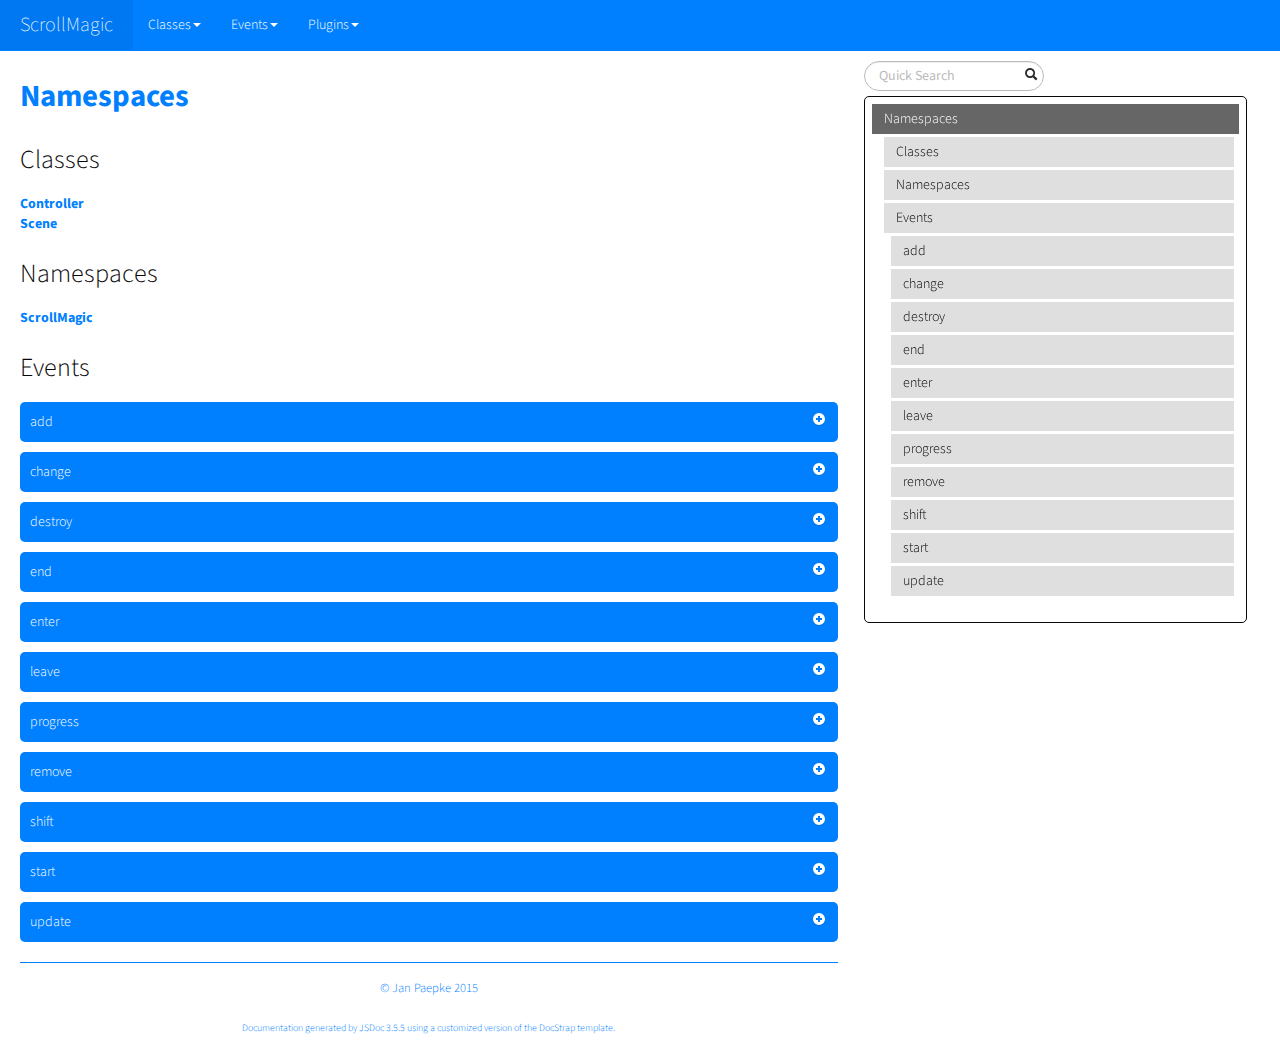
<file: scripts/ScrollMagic-master/docs/namespaces.list.html>
<!DOCTYPE html>

<html lang="en">
<head>
	<meta charset="utf-8">
	<title>ScrollMagic Namespaces</title>
	
  <script src="scripts/prettify/prettify.js"> </script>
  <script src="scripts/prettify/lang-css.js"> </script>
	<!--[if lt IE 9]>
	<script src="//html5shiv.googlecode.com/svn/trunk/html5.js"></script>
	<![endif]-->
	<link type="text/css" rel="stylesheet" href="styles/sunlight.default.css">
	<link type="text/css" rel="stylesheet" href="styles/prettify-tomorrow.css">
	<link rel="shortcut icon" href="../assets/img/favicon.ico" type="image/x-icon">

	
	<link type="text/css" rel="stylesheet" href="styles/site.cosmo.css">
	
</head>

<body>
<div class="container-fluid">
	<div class="navbar navbar-fixed-top navbar-inverse">
		<div class="navbar-inner">
			<a class="brand" href="index.html">ScrollMagic</a>
			<ul class="nav">
				
				<li class="dropdown">
					<a href="classes.list.html" class="dropdown-toggle" data-toggle="dropdown">Classes<b
						class="caret"></b></a>

					<ul class="dropdown-menu ">
						
						<li>
							<a href="ScrollMagic.Controller.html">Controller</a>
						</li>
						
						<li>
							<a href="ScrollMagic.Scene.html">Scene</a>
						</li>
						

					</ul>
				</li>
				
				<li class="dropdown">
					<a href="events.list.html" class="dropdown-toggle" data-toggle="dropdown">Events<b
						class="caret"></b></a>

					<ul class="dropdown-menu ">
						
						<li>
							<a href="ScrollMagic.Scene.html#event:add">add</a>
						</li>
						
						<li>
							<a href="ScrollMagic.Scene.html#event:change">change</a>
						</li>
						
						<li>
							<a href="ScrollMagic.Scene.html#event:destroy">destroy</a>
						</li>
						
						<li>
							<a href="ScrollMagic.Scene.html#event:end">end</a>
						</li>
						
						<li>
							<a href="ScrollMagic.Scene.html#event:enter">enter</a>
						</li>
						
						<li>
							<a href="ScrollMagic.Scene.html#event:leave">leave</a>
						</li>
						
						<li>
							<a href="ScrollMagic.Scene.html#event:progress">progress</a>
						</li>
						
						<li>
							<a href="ScrollMagic.Scene.html#event:remove">remove</a>
						</li>
						
						<li>
							<a href="ScrollMagic.Scene.html#event:shift">shift</a>
						</li>
						
						<li>
							<a href="ScrollMagic.Scene.html#event:start">start</a>
						</li>
						
						<li>
							<a href="ScrollMagic.Scene.html#event:update">update</a>
						</li>
						

					</ul>
				</li>
				
				<li class="dropdown">
					<a href="mixins.list.html" class="dropdown-toggle" data-toggle="dropdown">Plugins<b
						class="caret"></b></a>

					<ul class="dropdown-menu ">
						
						<li>
							<a href="animation.GSAP.html">GSAP</a>
						</li>
						
						<li>
							<a href="animation.Velocity.html">Velocity</a>
						</li>
						
						<li>
							<a href="debug.addIndicators.html">addIndicators</a>
						</li>
						
						<li>
							<a href="framework.jQuery.html">jQuery</a>
						</li>
						

					</ul>
				</li>
				
			</ul>
		</div>
	</div>

	<div class="row-fluid">

		
		<div class="span8">
			
				<div id="main">
					


	<h1 class="page-title">
        Namespaces</h1>
    
<section>

<article>
    <div class="container-overview">
    

    
        

        
<dl class="details">
    

    

    

    

    

    

    

    

    

    

    

    

    
</dl>


        
    
    </div>

    

    

    

    
        <h3 class="subsection-title">Classes</h3>

        <dl>
            <dt><a href="ScrollMagic.Controller.html">Controller</a></dt>
            <dd></dd>
        
            <dt><a href="ScrollMagic.Scene.html">Scene</a></dt>
            <dd></dd>
        </dl>
    

    
        <h3 class="subsection-title">Namespaces</h3>

        <dl>
            <dt><a href="namespaces.html#ScrollMagic"><a href="ScrollMagic.html">ScrollMagic</a></a></dt>
            <dd></dd>
        </dl>
    

    

    

    

    
        <h3 class="subsection-title">Events</h3>

        <dl>
            
<dt>
    <h4 class="name" id="event:add">add</h4>
    
    
</dt>
<dd>
    
    
    <div class="description">
        <p>Scene add event.<br>Fires when the scene is added to a controller.<br>This is mostly used by plugins to know that change might be due.</p>
    </div>
    

    
    
    
    
    
    
    
<dl class="details">
    

        <h5 class="subsection-title">Properties:</h5>

        <dl>

<table class="props table table-striped">
    <thead>
	<tr>
		
		<th>Name</th>
		

		<th>Type</th>

		

		

		<th class="last">Description</th>
	</tr>
	</thead>

	<tbody>
	

        <tr>
            
                <td class="name"><code>event</code></td>
            

            <td class="type">
            
                
<span class="param-type">object</span>


            
            </td>

            

            

            <td class="description last"><p>The event Object passed to each callback</p>
                <h6>Properties</h6>

<table class="props table table-striped">
    <thead>
	<tr>
		
		<th>Name</th>
		

		<th>Type</th>

		

		

		<th class="last">Description</th>
	</tr>
	</thead>

	<tbody>
	

        <tr>
            
                <td class="name"><code>type</code></td>
            

            <td class="type">
            
                
<span class="param-type">string</span>


            
            </td>

            

            

            <td class="description last"><p>The name of the event</p></td>
        </tr>

	

        <tr>
            
                <td class="name"><code>target</code></td>
            

            <td class="type">
            
                
<span class="param-type">Scene</span>


            
            </td>

            

            

            <td class="description last"><p>The Scene object that triggered this event</p></td>
        </tr>

	

        <tr>
            
                <td class="name"><code>controller</code></td>
            

            <td class="type">
            
                
<span class="param-type">boolean</span>


            
            </td>

            

            

            <td class="description last"><p>The controller object the scene was added to.</p></td>
        </tr>

	
	</tbody>
</table>

            </td>
        </tr>

	
	</tbody>
</table>
</dl>

    

    

    
    <dt class="tag-since">Since:</dt>
    <dd class="tag-since"><ul class="dummy"><li>2.0.0</dd><br>
    

    

    

    

    

    

    

    
    <dt class="tag-source">Source:</dt>
    <dd class="tag-source"><ul class="dummy"><li>
        <a href="ScrollMagic_Scene_event-management.js.html">ScrollMagic/Scene/event-management.js</a>, <a href="ScrollMagic_Scene_event-management.js.html#sunlight-1-line-192">line 192</a>
    </li></ul></dd>
    

    

    

    
</dl>

    
    

    

    
    
    
    
    
    
    
        <h5>Example</h5>
        
    <pre class="sunlight-highlight-javascript">scene.on("add", function (event) {
	console.log('Scene was added to a new controller.');
});</pre>


    
</dd>

        
            
<dt>
    <h4 class="name" id="event:change">change</h4>
    
    
</dt>
<dd>
    
    
    <div class="description">
        <p>Scene change event.<br>Fires whenvever a property of the scene is changed.</p>
    </div>
    

    
    
    
    
    
    
    
<dl class="details">
    

        <h5 class="subsection-title">Properties:</h5>

        <dl>

<table class="props table table-striped">
    <thead>
	<tr>
		
		<th>Name</th>
		

		<th>Type</th>

		

		

		<th class="last">Description</th>
	</tr>
	</thead>

	<tbody>
	

        <tr>
            
                <td class="name"><code>event</code></td>
            

            <td class="type">
            
                
<span class="param-type">object</span>


            
            </td>

            

            

            <td class="description last"><p>The event Object passed to each callback</p>
                <h6>Properties</h6>

<table class="props table table-striped">
    <thead>
	<tr>
		
		<th>Name</th>
		

		<th>Type</th>

		

		

		<th class="last">Description</th>
	</tr>
	</thead>

	<tbody>
	

        <tr>
            
                <td class="name"><code>type</code></td>
            

            <td class="type">
            
                
<span class="param-type">string</span>


            
            </td>

            

            

            <td class="description last"><p>The name of the event</p></td>
        </tr>

	

        <tr>
            
                <td class="name"><code>target</code></td>
            

            <td class="type">
            
                
<span class="param-type">Scene</span>


            
            </td>

            

            

            <td class="description last"><p>The Scene object that triggered this event</p></td>
        </tr>

	

        <tr>
            
                <td class="name"><code>what</code></td>
            

            <td class="type">
            
                
<span class="param-type">string</span>


            
            </td>

            

            

            <td class="description last"><p>Indicates what value has been changed</p></td>
        </tr>

	

        <tr>
            
                <td class="name"><code>newval</code></td>
            

            <td class="type">
            
                
<span class="param-type">mixed</span>


            
            </td>

            

            

            <td class="description last"><p>The new value of the changed property</p></td>
        </tr>

	
	</tbody>
</table>

            </td>
        </tr>

	
	</tbody>
</table>
</dl>

    

    

    

    

    

    

    

    

    

    
    <dt class="tag-source">Source:</dt>
    <dd class="tag-source"><ul class="dummy"><li>
        <a href="ScrollMagic_Scene_event-management.js.html">ScrollMagic/Scene/event-management.js</a>, <a href="ScrollMagic_Scene_event-management.js.html#sunlight-1-line-130">line 130</a>
    </li></ul></dd>
    

    

    

    
</dl>

    
    

    

    
    
    
    
    
    
    
        <h5>Example</h5>
        
    <pre class="sunlight-highlight-javascript">scene.on("change", function (event) {
	console.log("Scene Property \"" + event.what + "\" changed to " + event.newval);
});</pre>


    
</dd>

        
            
<dt>
    <h4 class="name" id="event:destroy">destroy</h4>
    
    
</dt>
<dd>
    
    
    <div class="description">
        <p>Scene destroy event.<br>Fires whenvever the scene is destroyed.<br>This can be used to tidy up custom behaviour used in events.</p>
    </div>
    

    
    
    
    
    
    
    
<dl class="details">
    

        <h5 class="subsection-title">Properties:</h5>

        <dl>

<table class="props table table-striped">
    <thead>
	<tr>
		
		<th>Name</th>
		

		<th>Type</th>

		

		

		<th class="last">Description</th>
	</tr>
	</thead>

	<tbody>
	

        <tr>
            
                <td class="name"><code>event</code></td>
            

            <td class="type">
            
                
<span class="param-type">object</span>


            
            </td>

            

            

            <td class="description last"><p>The event Object passed to each callback</p>
                <h6>Properties</h6>

<table class="props table table-striped">
    <thead>
	<tr>
		
		<th>Name</th>
		

		<th>Type</th>

		

		

		<th class="last">Description</th>
	</tr>
	</thead>

	<tbody>
	

        <tr>
            
                <td class="name"><code>type</code></td>
            

            <td class="type">
            
                
<span class="param-type">string</span>


            
            </td>

            

            

            <td class="description last"><p>The name of the event</p></td>
        </tr>

	

        <tr>
            
                <td class="name"><code>target</code></td>
            

            <td class="type">
            
                
<span class="param-type">Scene</span>


            
            </td>

            

            

            <td class="description last"><p>The Scene object that triggered this event</p></td>
        </tr>

	

        <tr>
            
                <td class="name"><code>reset</code></td>
            

            <td class="type">
            
                
<span class="param-type">boolean</span>


            
            </td>

            

            

            <td class="description last"><p>Indicates if the destroy method was called with reset <code>true</code> or <code>false</code>.</p></td>
        </tr>

	
	</tbody>
</table>

            </td>
        </tr>

	
	</tbody>
</table>
</dl>

    

    

    
    <dt class="tag-since">Since:</dt>
    <dd class="tag-since"><ul class="dummy"><li>1.1.0</dd><br>
    

    

    

    

    

    

    

    
    <dt class="tag-source">Source:</dt>
    <dd class="tag-source"><ul class="dummy"><li>
        <a href="ScrollMagic_Scene_event-management.js.html">ScrollMagic/Scene/event-management.js</a>, <a href="ScrollMagic_Scene_event-management.js.html#sunlight-1-line-167">line 167</a>
    </li></ul></dd>
    

    

    

    
</dl>

    
    

    

    
    
    
    
    
    
    
        <h5>Example</h5>
        
    <pre class="sunlight-highlight-javascript">scene.on("enter", function (event) {
       // add custom action
       $("#my-elem").left("200");
     })
     .on("destroy", function (event) {
       // reset my element to start position
       if (event.reset) {
         $("#my-elem").left("0");
       }
     });</pre>


    
</dd>

        
            
<dt>
    <h4 class="name" id="event:end">end</h4>
    
    
</dt>
<dd>
    
    
    <div class="description">
        <p>Scene end event.<br>Fires whenever the scroll position its the ending point of the scene.<br>It will also fire when scrolling back up from after the scene and going over its end position. If you want something to happen only when scrolling down/right, use the scrollDirection parameter passed to the callback.</p>
<p>For details on this event and the order in which it is fired, please review the <code>Scene.progress</code> method.</p>
    </div>
    

    
    
    
    
    
    
    
<dl class="details">
    

        <h5 class="subsection-title">Properties:</h5>

        <dl>

<table class="props table table-striped">
    <thead>
	<tr>
		
		<th>Name</th>
		

		<th>Type</th>

		

		

		<th class="last">Description</th>
	</tr>
	</thead>

	<tbody>
	

        <tr>
            
                <td class="name"><code>event</code></td>
            

            <td class="type">
            
                
<span class="param-type">object</span>


            
            </td>

            

            

            <td class="description last"><p>The event Object passed to each callback</p>
                <h6>Properties</h6>

<table class="props table table-striped">
    <thead>
	<tr>
		
		<th>Name</th>
		

		<th>Type</th>

		

		

		<th class="last">Description</th>
	</tr>
	</thead>

	<tbody>
	

        <tr>
            
                <td class="name"><code>type</code></td>
            

            <td class="type">
            
                
<span class="param-type">string</span>


            
            </td>

            

            

            <td class="description last"><p>The name of the event</p></td>
        </tr>

	

        <tr>
            
                <td class="name"><code>target</code></td>
            

            <td class="type">
            
                
<span class="param-type">Scene</span>


            
            </td>

            

            

            <td class="description last"><p>The Scene object that triggered this event</p></td>
        </tr>

	

        <tr>
            
                <td class="name"><code>progress</code></td>
            

            <td class="type">
            
                
<span class="param-type">number</span>


            
            </td>

            

            

            <td class="description last"><p>Reflects the current progress of the scene</p></td>
        </tr>

	

        <tr>
            
                <td class="name"><code>state</code></td>
            

            <td class="type">
            
                
<span class="param-type">string</span>


            
            </td>

            

            

            <td class="description last"><p>The current state of the scene <code>&quot;DURING&quot;</code> or <code>&quot;AFTER&quot;</code></p></td>
        </tr>

	

        <tr>
            
                <td class="name"><code>scrollDirection</code></td>
            

            <td class="type">
            
                
<span class="param-type">string</span>


            
            </td>

            

            

            <td class="description last"><p>Indicates which way we are scrolling <code>&quot;PAUSED&quot;</code>, <code>&quot;FORWARD&quot;</code> or <code>&quot;REVERSE&quot;</code></p></td>
        </tr>

	
	</tbody>
</table>

            </td>
        </tr>

	
	</tbody>
</table>
</dl>

    

    

    

    

    

    

    

    

    

    
    <dt class="tag-source">Source:</dt>
    <dd class="tag-source"><ul class="dummy"><li>
        <a href="ScrollMagic_Scene_event-management.js.html">ScrollMagic/Scene/event-management.js</a>, <a href="ScrollMagic_Scene_event-management.js.html#sunlight-1-line-29">line 29</a>
    </li></ul></dd>
    

    

    

    
</dl>

    
    

    

    
    
    
    
    
    
    
        <h5>Example</h5>
        
    <pre class="sunlight-highlight-javascript">scene.on("end", function (event) {
	console.log("Hit end point of scene.");
});</pre>


    
</dd>

        
            
<dt>
    <h4 class="name" id="event:enter">enter</h4>
    
    
</dt>
<dd>
    
    
    <div class="description">
        <p>Scene enter event.<br>Fires whenever the scene enters the &quot;DURING&quot; state.<br>Keep in mind that it doesn't matter if the scene plays forward or backward: This event always fires when the scene enters its active scroll timeframe, regardless of the scroll-direction.</p>
<p>For details on this event and the order in which it is fired, please review the <code>Scene.progress</code> method.</p>
    </div>
    

    
    
    
    
    
    
    
<dl class="details">
    

        <h5 class="subsection-title">Properties:</h5>

        <dl>

<table class="props table table-striped">
    <thead>
	<tr>
		
		<th>Name</th>
		

		<th>Type</th>

		

		

		<th class="last">Description</th>
	</tr>
	</thead>

	<tbody>
	

        <tr>
            
                <td class="name"><code>event</code></td>
            

            <td class="type">
            
                
<span class="param-type">object</span>


            
            </td>

            

            

            <td class="description last"><p>The event Object passed to each callback</p>
                <h6>Properties</h6>

<table class="props table table-striped">
    <thead>
	<tr>
		
		<th>Name</th>
		

		<th>Type</th>

		

		

		<th class="last">Description</th>
	</tr>
	</thead>

	<tbody>
	

        <tr>
            
                <td class="name"><code>type</code></td>
            

            <td class="type">
            
                
<span class="param-type">string</span>


            
            </td>

            

            

            <td class="description last"><p>The name of the event</p></td>
        </tr>

	

        <tr>
            
                <td class="name"><code>target</code></td>
            

            <td class="type">
            
                
<span class="param-type">Scene</span>


            
            </td>

            

            

            <td class="description last"><p>The Scene object that triggered this event</p></td>
        </tr>

	

        <tr>
            
                <td class="name"><code>progress</code></td>
            

            <td class="type">
            
                
<span class="param-type">number</span>


            
            </td>

            

            

            <td class="description last"><p>Reflects the current progress of the scene</p></td>
        </tr>

	

        <tr>
            
                <td class="name"><code>state</code></td>
            

            <td class="type">
            
                
<span class="param-type">string</span>


            
            </td>

            

            

            <td class="description last"><p>The current state of the scene - always <code>&quot;DURING&quot;</code></p></td>
        </tr>

	

        <tr>
            
                <td class="name"><code>scrollDirection</code></td>
            

            <td class="type">
            
                
<span class="param-type">string</span>


            
            </td>

            

            

            <td class="description last"><p>Indicates which way we are scrolling <code>&quot;PAUSED&quot;</code>, <code>&quot;FORWARD&quot;</code> or <code>&quot;REVERSE&quot;</code></p></td>
        </tr>

	
	</tbody>
</table>

            </td>
        </tr>

	
	</tbody>
</table>
</dl>

    

    

    

    

    

    

    

    

    

    
    <dt class="tag-source">Source:</dt>
    <dd class="tag-source"><ul class="dummy"><li>
        <a href="ScrollMagic_Scene_event-management.js.html">ScrollMagic/Scene/event-management.js</a>, <a href="ScrollMagic_Scene_event-management.js.html#sunlight-1-line-50">line 50</a>
    </li></ul></dd>
    

    

    

    
</dl>

    
    

    

    
    
    
    
    
    
    
        <h5>Example</h5>
        
    <pre class="sunlight-highlight-javascript">scene.on("enter", function (event) {
	console.log("Scene entered.");
});</pre>


    
</dd>

        
            
<dt>
    <h4 class="name" id="event:leave">leave</h4>
    
    
</dt>
<dd>
    
    
    <div class="description">
        <p>Scene leave event.<br>Fires whenever the scene's state goes from &quot;DURING&quot; to either &quot;BEFORE&quot; or &quot;AFTER&quot;.<br>Keep in mind that it doesn't matter if the scene plays forward or backward: This event always fires when the scene leaves its active scroll timeframe, regardless of the scroll-direction.</p>
<p>For details on this event and the order in which it is fired, please review the <code>Scene.progress</code> method.</p>
    </div>
    

    
    
    
    
    
    
    
<dl class="details">
    

        <h5 class="subsection-title">Properties:</h5>

        <dl>

<table class="props table table-striped">
    <thead>
	<tr>
		
		<th>Name</th>
		

		<th>Type</th>

		

		

		<th class="last">Description</th>
	</tr>
	</thead>

	<tbody>
	

        <tr>
            
                <td class="name"><code>event</code></td>
            

            <td class="type">
            
                
<span class="param-type">object</span>


            
            </td>

            

            

            <td class="description last"><p>The event Object passed to each callback</p>
                <h6>Properties</h6>

<table class="props table table-striped">
    <thead>
	<tr>
		
		<th>Name</th>
		

		<th>Type</th>

		

		

		<th class="last">Description</th>
	</tr>
	</thead>

	<tbody>
	

        <tr>
            
                <td class="name"><code>type</code></td>
            

            <td class="type">
            
                
<span class="param-type">string</span>


            
            </td>

            

            

            <td class="description last"><p>The name of the event</p></td>
        </tr>

	

        <tr>
            
                <td class="name"><code>target</code></td>
            

            <td class="type">
            
                
<span class="param-type">Scene</span>


            
            </td>

            

            

            <td class="description last"><p>The Scene object that triggered this event</p></td>
        </tr>

	

        <tr>
            
                <td class="name"><code>progress</code></td>
            

            <td class="type">
            
                
<span class="param-type">number</span>


            
            </td>

            

            

            <td class="description last"><p>Reflects the current progress of the scene</p></td>
        </tr>

	

        <tr>
            
                <td class="name"><code>state</code></td>
            

            <td class="type">
            
                
<span class="param-type">string</span>


            
            </td>

            

            

            <td class="description last"><p>The current state of the scene <code>&quot;BEFORE&quot;</code> or <code>&quot;AFTER&quot;</code></p></td>
        </tr>

	

        <tr>
            
                <td class="name"><code>scrollDirection</code></td>
            

            <td class="type">
            
                
<span class="param-type">string</span>


            
            </td>

            

            

            <td class="description last"><p>Indicates which way we are scrolling <code>&quot;PAUSED&quot;</code>, <code>&quot;FORWARD&quot;</code> or <code>&quot;REVERSE&quot;</code></p></td>
        </tr>

	
	</tbody>
</table>

            </td>
        </tr>

	
	</tbody>
</table>
</dl>

    

    

    

    

    

    

    

    

    

    
    <dt class="tag-source">Source:</dt>
    <dd class="tag-source"><ul class="dummy"><li>
        <a href="ScrollMagic_Scene_event-management.js.html">ScrollMagic/Scene/event-management.js</a>, <a href="ScrollMagic_Scene_event-management.js.html#sunlight-1-line-71">line 71</a>
    </li></ul></dd>
    

    

    

    
</dl>

    
    

    

    
    
    
    
    
    
    
        <h5>Example</h5>
        
    <pre class="sunlight-highlight-javascript">scene.on("leave", function (event) {
	console.log("Scene left.");
});</pre>


    
</dd>

        
            
<dt>
    <h4 class="name" id="event:progress">progress</h4>
    
    
</dt>
<dd>
    
    
    <div class="description">
        <p>Scene progress event.<br>Fires whenever the progress of the scene changes.</p>
<p>For details on this event and the order in which it is fired, please review the <code>Scene.progress</code> method.</p>
    </div>
    

    
    
    
    
    
    
    
<dl class="details">
    

        <h5 class="subsection-title">Properties:</h5>

        <dl>

<table class="props table table-striped">
    <thead>
	<tr>
		
		<th>Name</th>
		

		<th>Type</th>

		

		

		<th class="last">Description</th>
	</tr>
	</thead>

	<tbody>
	

        <tr>
            
                <td class="name"><code>event</code></td>
            

            <td class="type">
            
                
<span class="param-type">object</span>


            
            </td>

            

            

            <td class="description last"><p>The event Object passed to each callback</p>
                <h6>Properties</h6>

<table class="props table table-striped">
    <thead>
	<tr>
		
		<th>Name</th>
		

		<th>Type</th>

		

		

		<th class="last">Description</th>
	</tr>
	</thead>

	<tbody>
	

        <tr>
            
                <td class="name"><code>type</code></td>
            

            <td class="type">
            
                
<span class="param-type">string</span>


            
            </td>

            

            

            <td class="description last"><p>The name of the event</p></td>
        </tr>

	

        <tr>
            
                <td class="name"><code>target</code></td>
            

            <td class="type">
            
                
<span class="param-type">Scene</span>


            
            </td>

            

            

            <td class="description last"><p>The Scene object that triggered this event</p></td>
        </tr>

	

        <tr>
            
                <td class="name"><code>progress</code></td>
            

            <td class="type">
            
                
<span class="param-type">number</span>


            
            </td>

            

            

            <td class="description last"><p>Reflects the current progress of the scene</p></td>
        </tr>

	

        <tr>
            
                <td class="name"><code>state</code></td>
            

            <td class="type">
            
                
<span class="param-type">string</span>


            
            </td>

            

            

            <td class="description last"><p>The current state of the scene <code>&quot;BEFORE&quot;</code>, <code>&quot;DURING&quot;</code> or <code>&quot;AFTER&quot;</code></p></td>
        </tr>

	

        <tr>
            
                <td class="name"><code>scrollDirection</code></td>
            

            <td class="type">
            
                
<span class="param-type">string</span>


            
            </td>

            

            

            <td class="description last"><p>Indicates which way we are scrolling <code>&quot;PAUSED&quot;</code>, <code>&quot;FORWARD&quot;</code> or <code>&quot;REVERSE&quot;</code></p></td>
        </tr>

	
	</tbody>
</table>

            </td>
        </tr>

	
	</tbody>
</table>
</dl>

    

    

    

    

    

    

    

    

    

    
    <dt class="tag-source">Source:</dt>
    <dd class="tag-source"><ul class="dummy"><li>
        <a href="ScrollMagic_Scene_event-management.js.html">ScrollMagic/Scene/event-management.js</a>, <a href="ScrollMagic_Scene_event-management.js.html#sunlight-1-line-110">line 110</a>
    </li></ul></dd>
    

    

    

    
</dl>

    
    

    

    
    
    
    
    
    
    
        <h5>Example</h5>
        
    <pre class="sunlight-highlight-javascript">scene.on("progress", function (event) {
	console.log("Scene progress changed to " + event.progress);
});</pre>


    
</dd>

        
            
<dt>
    <h4 class="name" id="event:remove">remove</h4>
    
    
</dt>
<dd>
    
    
    <div class="description">
        <p>Scene remove event.<br>Fires when the scene is removed from a controller.<br>This is mostly used by plugins to know that change might be due.</p>
    </div>
    

    
    
    
    
    
    
    
<dl class="details">
    

        <h5 class="subsection-title">Properties:</h5>

        <dl>

<table class="props table table-striped">
    <thead>
	<tr>
		
		<th>Name</th>
		

		<th>Type</th>

		

		

		<th class="last">Description</th>
	</tr>
	</thead>

	<tbody>
	

        <tr>
            
                <td class="name"><code>event</code></td>
            

            <td class="type">
            
                
<span class="param-type">object</span>


            
            </td>

            

            

            <td class="description last"><p>The event Object passed to each callback</p>
                <h6>Properties</h6>

<table class="props table table-striped">
    <thead>
	<tr>
		
		<th>Name</th>
		

		<th>Type</th>

		

		

		<th class="last">Description</th>
	</tr>
	</thead>

	<tbody>
	

        <tr>
            
                <td class="name"><code>type</code></td>
            

            <td class="type">
            
                
<span class="param-type">string</span>


            
            </td>

            

            

            <td class="description last"><p>The name of the event</p></td>
        </tr>

	

        <tr>
            
                <td class="name"><code>target</code></td>
            

            <td class="type">
            
                
<span class="param-type">Scene</span>


            
            </td>

            

            

            <td class="description last"><p>The Scene object that triggered this event</p></td>
        </tr>

	
	</tbody>
</table>

            </td>
        </tr>

	
	</tbody>
</table>
</dl>

    

    

    
    <dt class="tag-since">Since:</dt>
    <dd class="tag-since"><ul class="dummy"><li>2.0.0</dd><br>
    

    

    

    

    

    

    

    
    <dt class="tag-source">Source:</dt>
    <dd class="tag-source"><ul class="dummy"><li>
        <a href="ScrollMagic_Scene_event-management.js.html">ScrollMagic/Scene/event-management.js</a>, <a href="ScrollMagic_Scene_event-management.js.html#sunlight-1-line-210">line 210</a>
    </li></ul></dd>
    

    

    

    
</dl>

    
    

    

    
    
    
    
    
    
    
        <h5>Example</h5>
        
    <pre class="sunlight-highlight-javascript">scene.on("remove", function (event) {
	console.log('Scene was removed from its controller.');
});</pre>


    
</dd>

        
            
<dt>
    <h4 class="name" id="event:shift">shift</h4>
    
    
</dt>
<dd>
    
    
    <div class="description">
        <p>Scene shift event.<br>Fires whenvever the start or end <strong>scroll offset</strong> of the scene change.<br>This happens explicitely, when one of these values change: <code>offset</code>, <code>duration</code> or <code>triggerHook</code>.<br>It will fire implicitly when the <code>triggerElement</code> changes, if the new element has a different position (most cases).<br>It will also fire implicitly when the size of the container changes and the triggerHook is anything other than <code>onLeave</code>.</p>
    </div>
    

    
    
    
    
    
    
    
<dl class="details">
    

        <h5 class="subsection-title">Properties:</h5>

        <dl>

<table class="props table table-striped">
    <thead>
	<tr>
		
		<th>Name</th>
		

		<th>Type</th>

		

		

		<th class="last">Description</th>
	</tr>
	</thead>

	<tbody>
	

        <tr>
            
                <td class="name"><code>event</code></td>
            

            <td class="type">
            
                
<span class="param-type">object</span>


            
            </td>

            

            

            <td class="description last"><p>The event Object passed to each callback</p>
                <h6>Properties</h6>

<table class="props table table-striped">
    <thead>
	<tr>
		
		<th>Name</th>
		

		<th>Type</th>

		

		

		<th class="last">Description</th>
	</tr>
	</thead>

	<tbody>
	

        <tr>
            
                <td class="name"><code>type</code></td>
            

            <td class="type">
            
                
<span class="param-type">string</span>


            
            </td>

            

            

            <td class="description last"><p>The name of the event</p></td>
        </tr>

	

        <tr>
            
                <td class="name"><code>target</code></td>
            

            <td class="type">
            
                
<span class="param-type">Scene</span>


            
            </td>

            

            

            <td class="description last"><p>The Scene object that triggered this event</p></td>
        </tr>

	

        <tr>
            
                <td class="name"><code>reason</code></td>
            

            <td class="type">
            
                
<span class="param-type">string</span>


            
            </td>

            

            

            <td class="description last"><p>Indicates why the scene has shifted</p></td>
        </tr>

	
	</tbody>
</table>

            </td>
        </tr>

	
	</tbody>
</table>
</dl>

    

    

    
    <dt class="tag-since">Since:</dt>
    <dd class="tag-since"><ul class="dummy"><li>1.1.0</dd><br>
    

    

    

    

    

    

    

    
    <dt class="tag-source">Source:</dt>
    <dd class="tag-source"><ul class="dummy"><li>
        <a href="ScrollMagic_Scene_event-management.js.html">ScrollMagic/Scene/event-management.js</a>, <a href="ScrollMagic_Scene_event-management.js.html#sunlight-1-line-147">line 147</a>
    </li></ul></dd>
    

    

    

    
</dl>

    
    

    

    
    
    
    
    
    
    
        <h5>Example</h5>
        
    <pre class="sunlight-highlight-javascript">scene.on("shift", function (event) {
	console.log("Scene moved, because the " + event.reason + " has changed.)");
});</pre>


    
</dd>

        
            
<dt>
    <h4 class="name" id="event:start">start</h4>
    
    
</dt>
<dd>
    
    
    <div class="description">
        <p>Scene start event.<br>Fires whenever the scroll position its the starting point of the scene.<br>It will also fire when scrolling back up going over the start position of the scene. If you want something to happen only when scrolling down/right, use the scrollDirection parameter passed to the callback.</p>
<p>For details on this event and the order in which it is fired, please review the <code>Scene.progress</code> method.</p>
    </div>
    

    
    
    
    
    
    
    
<dl class="details">
    

        <h5 class="subsection-title">Properties:</h5>

        <dl>

<table class="props table table-striped">
    <thead>
	<tr>
		
		<th>Name</th>
		

		<th>Type</th>

		

		

		<th class="last">Description</th>
	</tr>
	</thead>

	<tbody>
	

        <tr>
            
                <td class="name"><code>event</code></td>
            

            <td class="type">
            
                
<span class="param-type">object</span>


            
            </td>

            

            

            <td class="description last"><p>The event Object passed to each callback</p>
                <h6>Properties</h6>

<table class="props table table-striped">
    <thead>
	<tr>
		
		<th>Name</th>
		

		<th>Type</th>

		

		

		<th class="last">Description</th>
	</tr>
	</thead>

	<tbody>
	

        <tr>
            
                <td class="name"><code>type</code></td>
            

            <td class="type">
            
                
<span class="param-type">string</span>


            
            </td>

            

            

            <td class="description last"><p>The name of the event</p></td>
        </tr>

	

        <tr>
            
                <td class="name"><code>target</code></td>
            

            <td class="type">
            
                
<span class="param-type">Scene</span>


            
            </td>

            

            

            <td class="description last"><p>The Scene object that triggered this event</p></td>
        </tr>

	

        <tr>
            
                <td class="name"><code>progress</code></td>
            

            <td class="type">
            
                
<span class="param-type">number</span>


            
            </td>

            

            

            <td class="description last"><p>Reflects the current progress of the scene</p></td>
        </tr>

	

        <tr>
            
                <td class="name"><code>state</code></td>
            

            <td class="type">
            
                
<span class="param-type">string</span>


            
            </td>

            

            

            <td class="description last"><p>The current state of the scene <code>&quot;BEFORE&quot;</code> or <code>&quot;DURING&quot;</code></p></td>
        </tr>

	

        <tr>
            
                <td class="name"><code>scrollDirection</code></td>
            

            <td class="type">
            
                
<span class="param-type">string</span>


            
            </td>

            

            

            <td class="description last"><p>Indicates which way we are scrolling <code>&quot;PAUSED&quot;</code>, <code>&quot;FORWARD&quot;</code> or <code>&quot;REVERSE&quot;</code></p></td>
        </tr>

	
	</tbody>
</table>

            </td>
        </tr>

	
	</tbody>
</table>
</dl>

    

    

    

    

    

    

    

    

    

    
    <dt class="tag-source">Source:</dt>
    <dd class="tag-source"><ul class="dummy"><li>
        <a href="ScrollMagic_Scene_event-management.js.html">ScrollMagic/Scene/event-management.js</a>, <a href="ScrollMagic_Scene_event-management.js.html#sunlight-1-line-8">line 8</a>
    </li></ul></dd>
    

    

    

    
</dl>

    
    

    

    
    
    
    
    
    
    
        <h5>Example</h5>
        
    <pre class="sunlight-highlight-javascript">scene.on("start", function (event) {
	console.log("Hit start point of scene.");
});</pre>


    
</dd>

        
            
<dt>
    <h4 class="name" id="event:update">update</h4>
    
    
</dt>
<dd>
    
    
    <div class="description">
        <p>Scene update event.<br>Fires whenever the scene is updated (but not necessarily changes the progress).</p>
    </div>
    

    
    
    
    
    
    
    
<dl class="details">
    

        <h5 class="subsection-title">Properties:</h5>

        <dl>

<table class="props table table-striped">
    <thead>
	<tr>
		
		<th>Name</th>
		

		<th>Type</th>

		

		

		<th class="last">Description</th>
	</tr>
	</thead>

	<tbody>
	

        <tr>
            
                <td class="name"><code>event</code></td>
            

            <td class="type">
            
                
<span class="param-type">object</span>


            
            </td>

            

            

            <td class="description last"><p>The event Object passed to each callback</p>
                <h6>Properties</h6>

<table class="props table table-striped">
    <thead>
	<tr>
		
		<th>Name</th>
		

		<th>Type</th>

		

		

		<th class="last">Description</th>
	</tr>
	</thead>

	<tbody>
	

        <tr>
            
                <td class="name"><code>type</code></td>
            

            <td class="type">
            
                
<span class="param-type">string</span>


            
            </td>

            

            

            <td class="description last"><p>The name of the event</p></td>
        </tr>

	

        <tr>
            
                <td class="name"><code>target</code></td>
            

            <td class="type">
            
                
<span class="param-type">Scene</span>


            
            </td>

            

            

            <td class="description last"><p>The Scene object that triggered this event</p></td>
        </tr>

	

        <tr>
            
                <td class="name"><code>startPos</code></td>
            

            <td class="type">
            
                
<span class="param-type">number</span>


            
            </td>

            

            

            <td class="description last"><p>The starting position of the scene (in relation to the conainer)</p></td>
        </tr>

	

        <tr>
            
                <td class="name"><code>endPos</code></td>
            

            <td class="type">
            
                
<span class="param-type">number</span>


            
            </td>

            

            

            <td class="description last"><p>The ending position of the scene (in relation to the conainer)</p></td>
        </tr>

	

        <tr>
            
                <td class="name"><code>scrollPos</code></td>
            

            <td class="type">
            
                
<span class="param-type">number</span>


            
            </td>

            

            

            <td class="description last"><p>The current scroll position of the container</p></td>
        </tr>

	
	</tbody>
</table>

            </td>
        </tr>

	
	</tbody>
</table>
</dl>

    

    

    

    

    

    

    

    

    

    
    <dt class="tag-source">Source:</dt>
    <dd class="tag-source"><ul class="dummy"><li>
        <a href="ScrollMagic_Scene_event-management.js.html">ScrollMagic/Scene/event-management.js</a>, <a href="ScrollMagic_Scene_event-management.js.html#sunlight-1-line-92">line 92</a>
    </li></ul></dd>
    

    

    

    
</dl>

    
    

    

    
    
    
    
    
    
    
        <h5>Example</h5>
        
    <pre class="sunlight-highlight-javascript">scene.on("update", function (event) {
	console.log("Scene updated.");
});</pre>


    
</dd>

        </dl>
    
</article>

</section>




				</div>

				<div class="clearfix"></div>
				<footer>
					
					
		<span class="copyright">
		© Jan Paepke 2015
		</span>
					<br />
					
		<span class="jsdoc-message">
		Documentation generated by <a href="https://github.com/jsdoc3/jsdoc" target="_blank">JSDoc 3.5.5</a>
		using a customized version of the <a href="https://github.com/terryweiss/docstrap" target="_blank">DocStrap template</a>.
		</span>
				</footer>
			</div>

			
			<div class="span3">
				<div id="toc"></div>
			</div>
			
			<br clear="both">
		</div>

	</div>
	<script src="scripts/sunlight.js"></script>
	<script src="scripts/sunlight.javascript.js"></script>
	<script src="scripts/sunlight-plugin.doclinks.js"></script>
	<script src="scripts/sunlight-plugin.linenumbers.js"></script>
	<script src="scripts/sunlight-plugin.menu.js"></script>
	<script src="scripts/jquery.min.js"></script>
	<script src="scripts/jquery.scrollTo.js"></script>
	<script src="scripts/jquery.localScroll.js"></script>
	<script src="scripts/bootstrap-dropdown.js"></script>
	<script src="scripts/toc.js"></script>

	<script> prettyPrint(); </script>
	<script>  Sunlight.highlightAll({lineNumbers:true,  showMenu: true, enableDoclinks :true}); </script>

	<script>
		function openDeeplinkedElement (skipAni) {
			try {
				$("dt h4.member-collapsed").filter(window.location.hash.substring(1).replace(":", "\\:")).trigger("click", skipAni);
			} catch (e) {
				console.warn("ah ah ah! :p");
			}
		}
		$( function () {
			$( "#toc" ).toc( {
			    anchorName  : function(i, heading, prefix) {
					return $(heading).attr("id") || ( prefix + i );
				},
				selectors   : "h1:visible,h2:visible,h3:visible,h4:visible",
				onScrollFinish : openDeeplinkedElement,
				highlightOffset : 10,
				scrollOffset: 60
			} );
			$( "#toc>ul" ).addClass( "nav nav-pills nav-stacked" );
			$( "#main span[id^='toc']" ).addClass( "toc-shim" );

		} );
	</script>

	
	<script>
		$( function () {
			// $('#main').localScroll({
			// 	offset: { top: 56 } //offset by the height of your header (give or take a few px, see what works for you)
			// });
			// workaround for anchors below header...
			window.setTimeout(function () {
				$(document).scrollTop($(document).scrollTop()-60);
			}, 1)
			
			var hash = window.location.hash.substring(1).replace(":", "\\:");
			$( "dt h4.name" ).each( function () {
				var $this = $( this );
				var icon = $( "<i/>" ).addClass( "icon-plus-sign" ).addClass( "pull-right" ).addClass( "icon-white" );
				var dt = $this.parents( "dt" );
				var children = dt.next( "dd" );

				$this.append( icon ).css( {cursor : "pointer"} );
				$this.addClass( "member-collapsed" ).addClass( "member" );
				if (hash != $this.attr("id")) {
					children.hide();
				}
				$this.toggle( function (e, skipAni) {
					var scrollPos = $(document).scrollTop();
					window.location.hash = $(this).attr("id");
					$(document).scrollTop(scrollPos);
					icon.addClass( "icon-minus-sign" ).removeClass( "icon-plus-sign" ).removeClass( "icon-white" );
					$this.addClass( "member-open" ).removeClass( "member-collapsed" );
					children.slideDown(skipAni ? 0 : undefined);
				}, function () {
					icon.addClass( "icon-plus-sign" ).removeClass( "icon-minus-sign" ).addClass( "icon-white" );
					$this.addClass( "member-collapsed" ).removeClass( "member-open" );
					children.slideUp();
				} );
			} );
			// open if deeplinked
			if (hash.length > 0)
				openDeeplinkedElement(true);
		} );
	</script>
	

	<script type="text/javascript" src="../assets/js/tracking.js"></script>
</body>
</html>
</file>
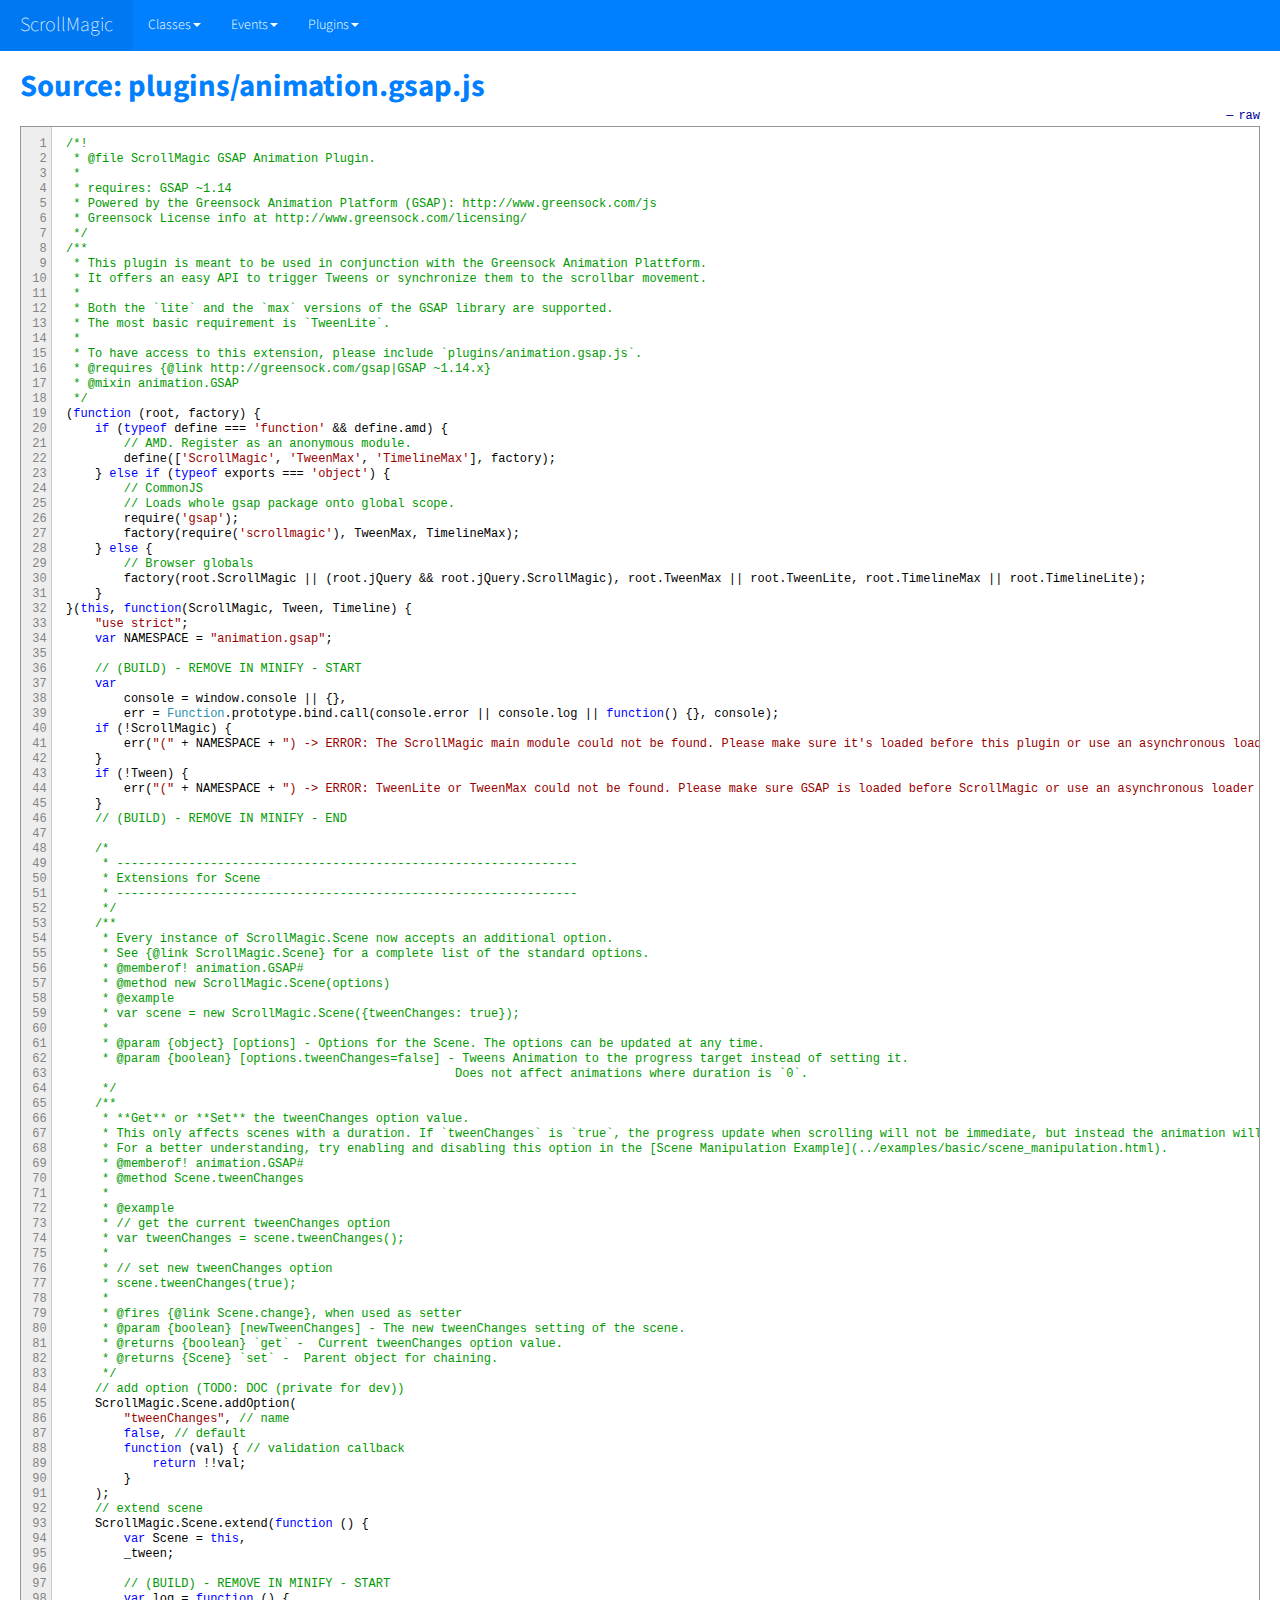
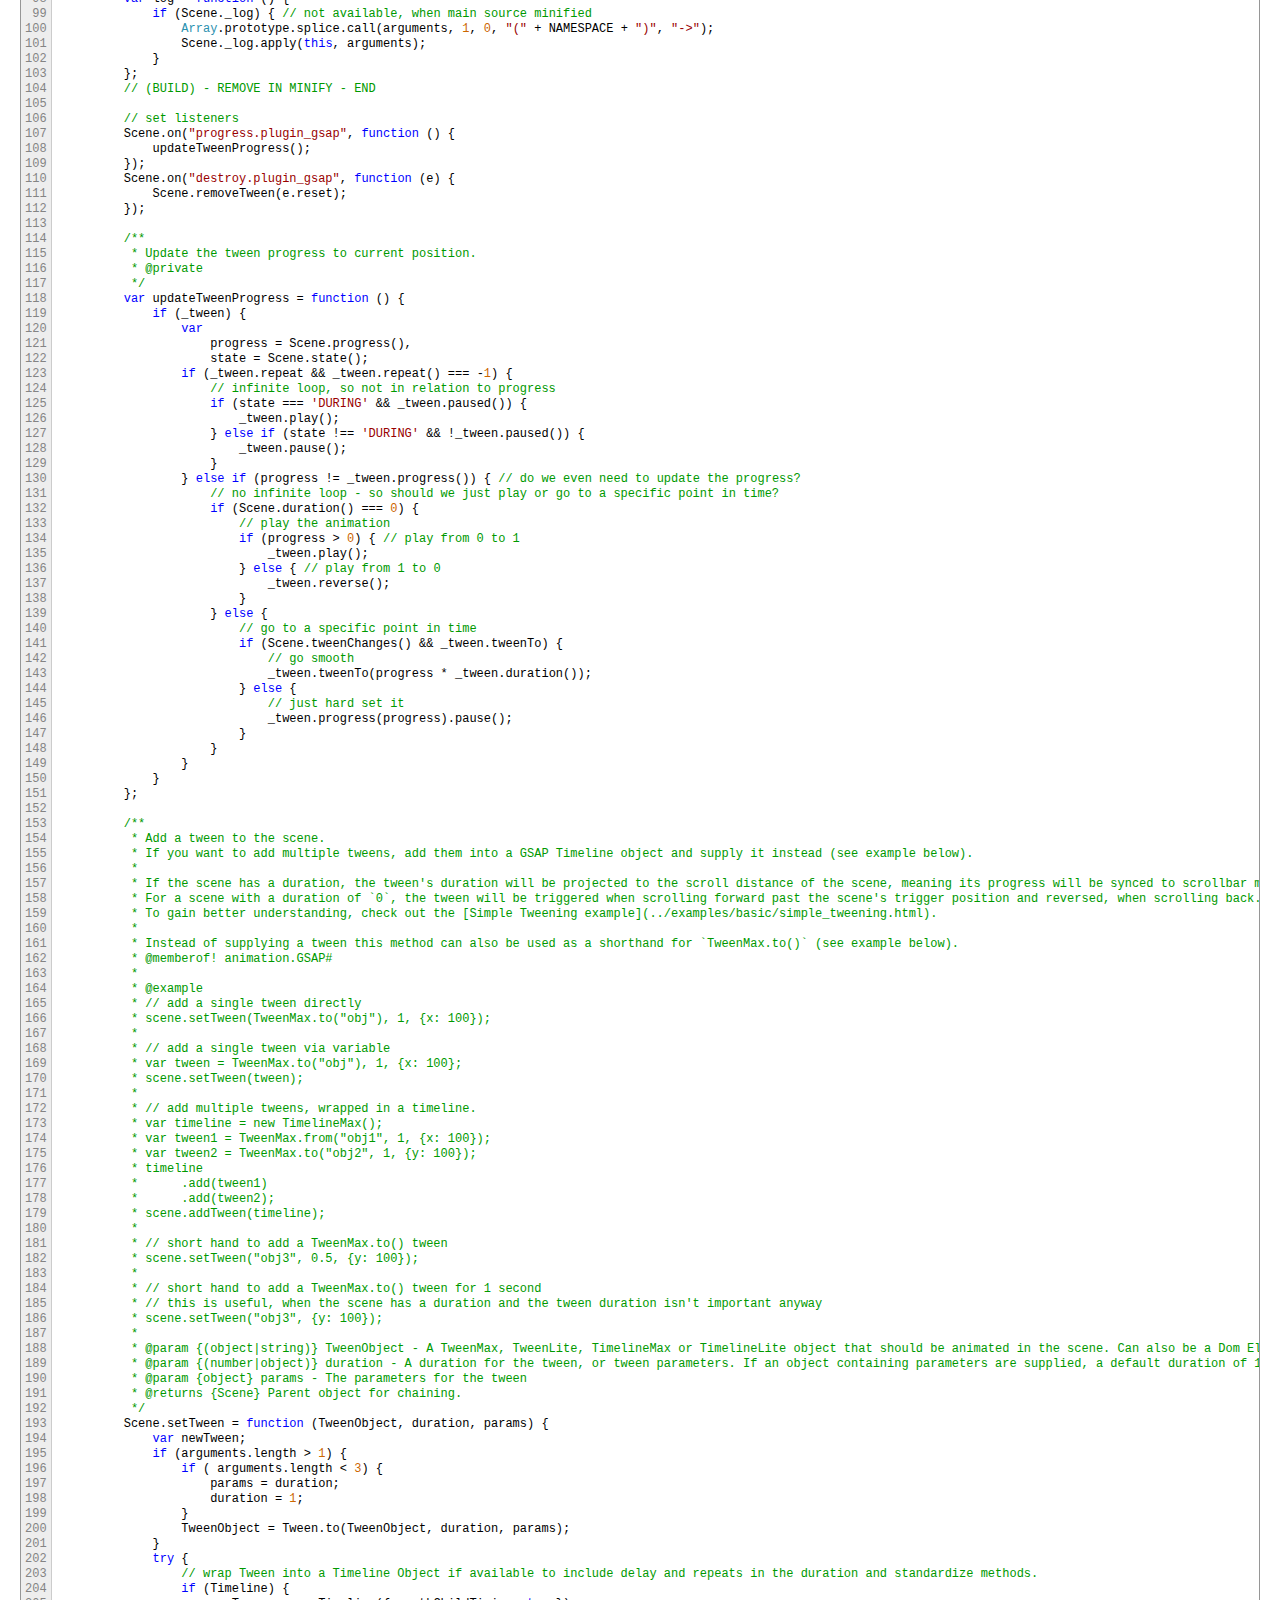
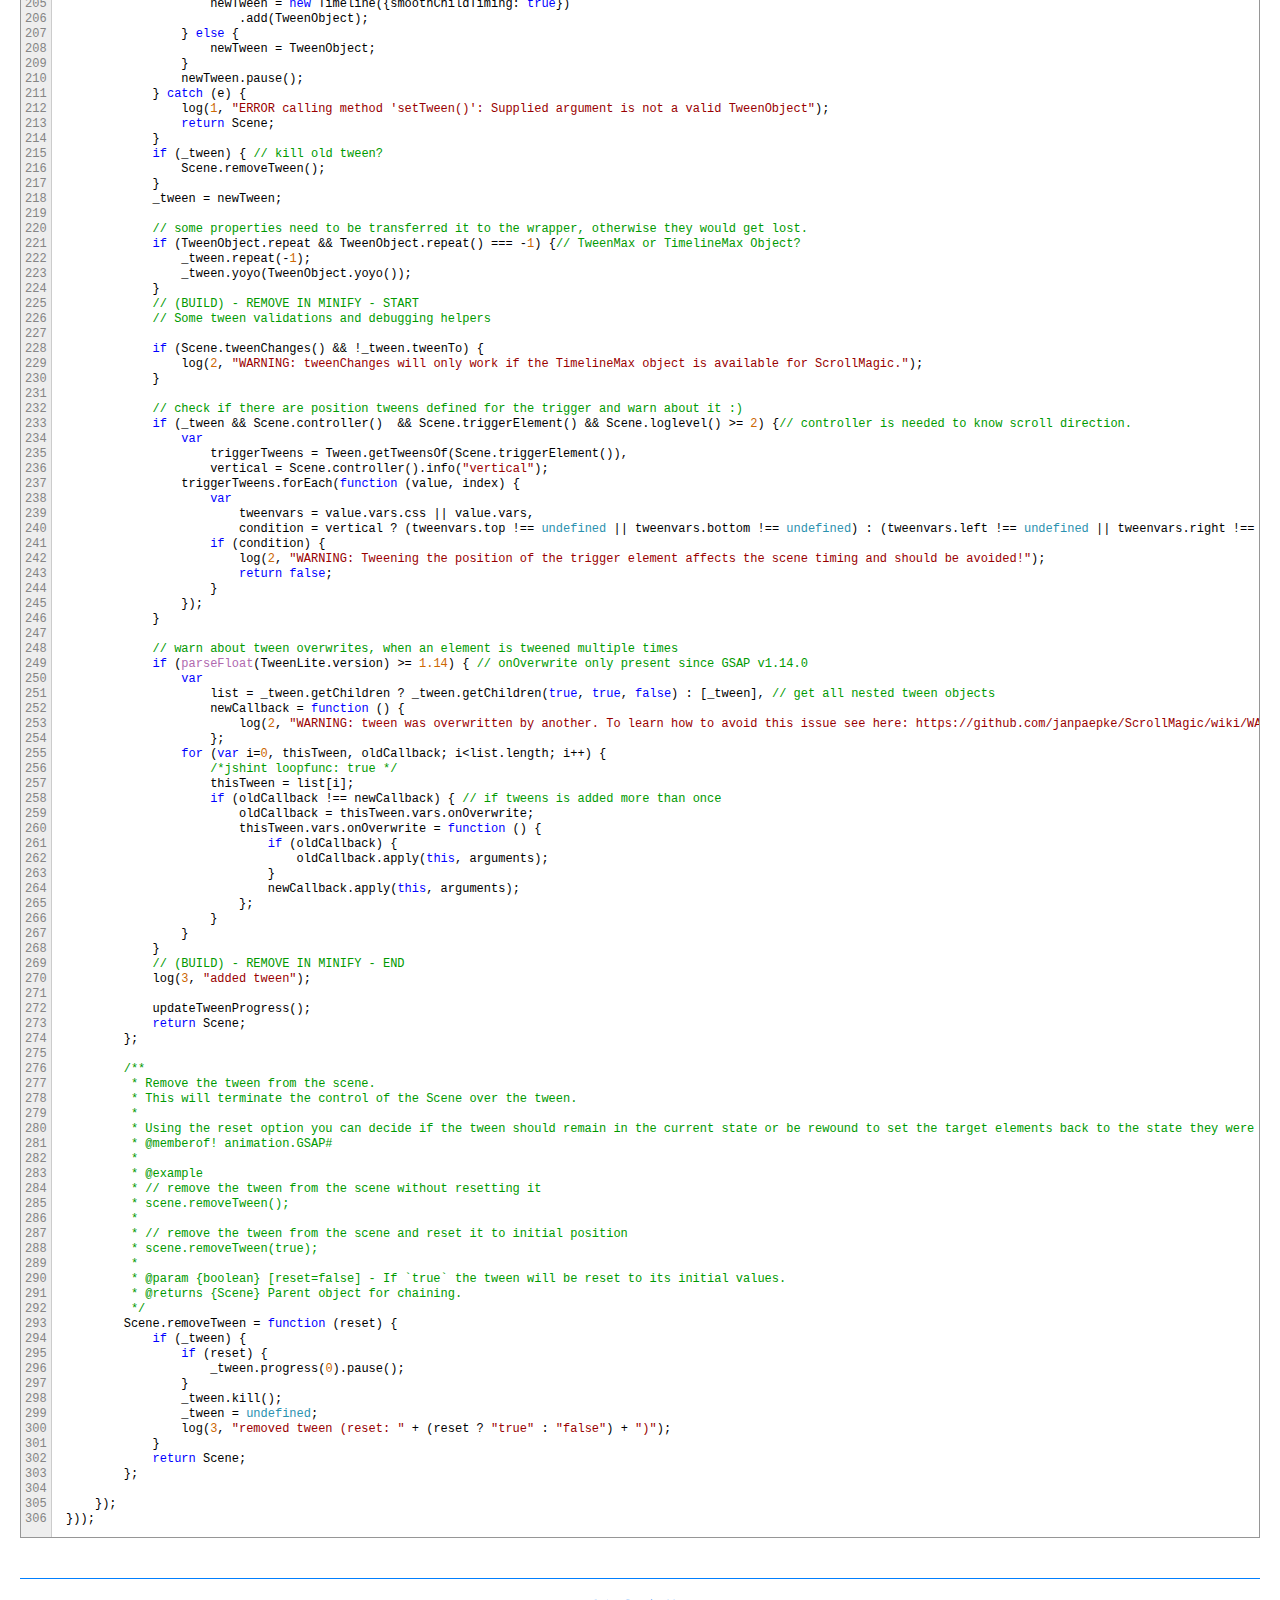
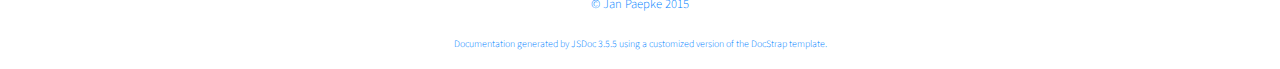
<file: scripts/ScrollMagic-master/docs/plugins_animation.gsap.js.html>
<!DOCTYPE html>

<html lang="en">
<head>
	<meta charset="utf-8">
	<title>ScrollMagic Source: plugins/animation.gsap.js</title>
	
  <script src="scripts/prettify/prettify.js"> </script>
  <script src="scripts/prettify/lang-css.js"> </script>
	<!--[if lt IE 9]>
	<script src="//html5shiv.googlecode.com/svn/trunk/html5.js"></script>
	<![endif]-->
	<link type="text/css" rel="stylesheet" href="styles/sunlight.default.css">
	<link type="text/css" rel="stylesheet" href="styles/prettify-tomorrow.css">
	<link rel="shortcut icon" href="../assets/img/favicon.ico" type="image/x-icon">

	
	<link type="text/css" rel="stylesheet" href="styles/site.cosmo.css">
	
</head>

<body>
<div class="container-fluid">
	<div class="navbar navbar-fixed-top navbar-inverse">
		<div class="navbar-inner">
			<a class="brand" href="index.html">ScrollMagic</a>
			<ul class="nav">
				
				<li class="dropdown">
					<a href="classes.list.html" class="dropdown-toggle" data-toggle="dropdown">Classes<b
						class="caret"></b></a>

					<ul class="dropdown-menu ">
						
						<li>
							<a href="ScrollMagic.Controller.html">Controller</a>
						</li>
						
						<li>
							<a href="ScrollMagic.Scene.html">Scene</a>
						</li>
						

					</ul>
				</li>
				
				<li class="dropdown">
					<a href="events.list.html" class="dropdown-toggle" data-toggle="dropdown">Events<b
						class="caret"></b></a>

					<ul class="dropdown-menu ">
						
						<li>
							<a href="ScrollMagic.Scene.html#event:add">add</a>
						</li>
						
						<li>
							<a href="ScrollMagic.Scene.html#event:change">change</a>
						</li>
						
						<li>
							<a href="ScrollMagic.Scene.html#event:destroy">destroy</a>
						</li>
						
						<li>
							<a href="ScrollMagic.Scene.html#event:end">end</a>
						</li>
						
						<li>
							<a href="ScrollMagic.Scene.html#event:enter">enter</a>
						</li>
						
						<li>
							<a href="ScrollMagic.Scene.html#event:leave">leave</a>
						</li>
						
						<li>
							<a href="ScrollMagic.Scene.html#event:progress">progress</a>
						</li>
						
						<li>
							<a href="ScrollMagic.Scene.html#event:remove">remove</a>
						</li>
						
						<li>
							<a href="ScrollMagic.Scene.html#event:shift">shift</a>
						</li>
						
						<li>
							<a href="ScrollMagic.Scene.html#event:start">start</a>
						</li>
						
						<li>
							<a href="ScrollMagic.Scene.html#event:update">update</a>
						</li>
						

					</ul>
				</li>
				
				<li class="dropdown">
					<a href="mixins.list.html" class="dropdown-toggle" data-toggle="dropdown">Plugins<b
						class="caret"></b></a>

					<ul class="dropdown-menu ">
						
						<li>
							<a href="animation.GSAP.html">GSAP</a>
						</li>
						
						<li>
							<a href="animation.Velocity.html">Velocity</a>
						</li>
						
						<li>
							<a href="debug.addIndicators.html">addIndicators</a>
						</li>
						
						<li>
							<a href="framework.jQuery.html">jQuery</a>
						</li>
						

					</ul>
				</li>
				
			</ul>
		</div>
	</div>

	<div class="row-fluid">

		
			<div class="span12">
				
				<div id="main">
					


		<h1 class="page-title">Source: plugins/animation.gsap.js</h1>
    
    <section>
        <article>
            <pre class="sunlight-highlight-javascript linenums">/*!
 * @file ScrollMagic GSAP Animation Plugin.
 *
 * requires: GSAP ~1.14
 * Powered by the Greensock Animation Platform (GSAP): http://www.greensock.com/js
 * Greensock License info at http://www.greensock.com/licensing/
 */
/**
 * This plugin is meant to be used in conjunction with the Greensock Animation Plattform.  
 * It offers an easy API to trigger Tweens or synchronize them to the scrollbar movement.
 *
 * Both the `lite` and the `max` versions of the GSAP library are supported.  
 * The most basic requirement is `TweenLite`.
 * 
 * To have access to this extension, please include `plugins/animation.gsap.js`.
 * @requires {@link http://greensock.com/gsap|GSAP ~1.14.x}
 * @mixin animation.GSAP
 */
(function (root, factory) {
	if (typeof define === 'function' &amp;&amp; define.amd) {
		// AMD. Register as an anonymous module.
		define(['ScrollMagic', 'TweenMax', 'TimelineMax'], factory);
	} else if (typeof exports === 'object') {
		// CommonJS
		// Loads whole gsap package onto global scope.
		require('gsap');
		factory(require('scrollmagic'), TweenMax, TimelineMax);
	} else {
		// Browser globals
		factory(root.ScrollMagic || (root.jQuery &amp;&amp; root.jQuery.ScrollMagic), root.TweenMax || root.TweenLite, root.TimelineMax || root.TimelineLite);
	}
}(this, function(ScrollMagic, Tween, Timeline) {
	"use strict";
	var NAMESPACE = "animation.gsap";

	// (BUILD) - REMOVE IN MINIFY - START
	var
		console = window.console || {},
		err = Function.prototype.bind.call(console.error || console.log || function() {}, console);
	if (!ScrollMagic) {
		err("(" + NAMESPACE + ") -> ERROR: The ScrollMagic main module could not be found. Please make sure it's loaded before this plugin or use an asynchronous loader like requirejs.");
	}
	if (!Tween) {
		err("(" + NAMESPACE + ") -> ERROR: TweenLite or TweenMax could not be found. Please make sure GSAP is loaded before ScrollMagic or use an asynchronous loader like requirejs.");
	}
	// (BUILD) - REMOVE IN MINIFY - END
	
	/*
	 * ----------------------------------------------------------------
	 * Extensions for Scene
	 * ----------------------------------------------------------------
	 */
	/**
	 * Every instance of ScrollMagic.Scene now accepts an additional option.  
	 * See {@link ScrollMagic.Scene} for a complete list of the standard options.
	 * @memberof! animation.GSAP#
	 * @method new ScrollMagic.Scene(options)
	 * @example
	 * var scene = new ScrollMagic.Scene({tweenChanges: true});
	 *
	 * @param {object} [options] - Options for the Scene. The options can be updated at any time.
	 * @param {boolean} [options.tweenChanges=false] - Tweens Animation to the progress target instead of setting it.  
	 												  Does not affect animations where duration is `0`.
	 */
	/**
	 * **Get** or **Set** the tweenChanges option value.  
	 * This only affects scenes with a duration. If `tweenChanges` is `true`, the progress update when scrolling will not be immediate, but instead the animation will smoothly animate to the target state.  
	 * For a better understanding, try enabling and disabling this option in the [Scene Manipulation Example](../examples/basic/scene_manipulation.html).
	 * @memberof! animation.GSAP#
	 * @method Scene.tweenChanges
	 * 
	 * @example
	 * // get the current tweenChanges option
	 * var tweenChanges = scene.tweenChanges();
	 *
	 * // set new tweenChanges option
	 * scene.tweenChanges(true);
	 *
	 * @fires {@link Scene.change}, when used as setter
	 * @param {boolean} [newTweenChanges] - The new tweenChanges setting of the scene.
	 * @returns {boolean} `get` -  Current tweenChanges option value.
	 * @returns {Scene} `set` -  Parent object for chaining.
	 */
	// add option (TODO: DOC (private for dev))
	ScrollMagic.Scene.addOption(
		"tweenChanges", // name
		false, // default
		function (val) { // validation callback
			return !!val;
		}
	);
	// extend scene
	ScrollMagic.Scene.extend(function () {
		var Scene = this,
		_tween;

		// (BUILD) - REMOVE IN MINIFY - START
		var log = function () {
			if (Scene._log) { // not available, when main source minified
				Array.prototype.splice.call(arguments, 1, 0, "(" + NAMESPACE + ")", "->");
				Scene._log.apply(this, arguments);
			}
		};
		// (BUILD) - REMOVE IN MINIFY - END

		// set listeners
		Scene.on("progress.plugin_gsap", function () {
			updateTweenProgress();
		});
		Scene.on("destroy.plugin_gsap", function (e) {
			Scene.removeTween(e.reset);
		});

		/**
		 * Update the tween progress to current position.
		 * @private
		 */
		var updateTweenProgress = function () {
			if (_tween) {
				var
					progress = Scene.progress(),
					state = Scene.state();
				if (_tween.repeat &amp;&amp; _tween.repeat() === -1) {
					// infinite loop, so not in relation to progress
					if (state === 'DURING' &amp;&amp; _tween.paused()) {
						_tween.play();
					} else if (state !== 'DURING' &amp;&amp; !_tween.paused()) {
						_tween.pause();
					}
				} else if (progress != _tween.progress()) { // do we even need to update the progress?
					// no infinite loop - so should we just play or go to a specific point in time?
					if (Scene.duration() === 0) {
						// play the animation
						if (progress > 0) { // play from 0 to 1
							_tween.play();
						} else { // play from 1 to 0
							_tween.reverse();
						}
					} else {
						// go to a specific point in time
						if (Scene.tweenChanges() &amp;&amp; _tween.tweenTo) {
							// go smooth
							_tween.tweenTo(progress * _tween.duration());
						} else {
							// just hard set it
							_tween.progress(progress).pause();
						}
					}
				}
			}
		};

		/**
		 * Add a tween to the scene.  
		 * If you want to add multiple tweens, add them into a GSAP Timeline object and supply it instead (see example below).  
		 * 
		 * If the scene has a duration, the tween's duration will be projected to the scroll distance of the scene, meaning its progress will be synced to scrollbar movement.  
		 * For a scene with a duration of `0`, the tween will be triggered when scrolling forward past the scene's trigger position and reversed, when scrolling back.  
		 * To gain better understanding, check out the [Simple Tweening example](../examples/basic/simple_tweening.html).
		 *
		 * Instead of supplying a tween this method can also be used as a shorthand for `TweenMax.to()` (see example below).
		 * @memberof! animation.GSAP#
		 *
		 * @example
		 * // add a single tween directly
		 * scene.setTween(TweenMax.to("obj"), 1, {x: 100});
		 *
		 * // add a single tween via variable
		 * var tween = TweenMax.to("obj"), 1, {x: 100};
		 * scene.setTween(tween);
		 *
		 * // add multiple tweens, wrapped in a timeline.
		 * var timeline = new TimelineMax();
		 * var tween1 = TweenMax.from("obj1", 1, {x: 100});
		 * var tween2 = TweenMax.to("obj2", 1, {y: 100});
		 * timeline
		 *		.add(tween1)
		 *		.add(tween2);
		 * scene.addTween(timeline);
		 *
		 * // short hand to add a TweenMax.to() tween
		 * scene.setTween("obj3", 0.5, {y: 100});
		 *
		 * // short hand to add a TweenMax.to() tween for 1 second
		 * // this is useful, when the scene has a duration and the tween duration isn't important anyway
		 * scene.setTween("obj3", {y: 100});
		 *
		 * @param {(object|string)} TweenObject - A TweenMax, TweenLite, TimelineMax or TimelineLite object that should be animated in the scene. Can also be a Dom Element or Selector, when using direct tween definition (see examples).
		 * @param {(number|object)} duration - A duration for the tween, or tween parameters. If an object containing parameters are supplied, a default duration of 1 will be used.
		 * @param {object} params - The parameters for the tween
		 * @returns {Scene} Parent object for chaining.
		 */
		Scene.setTween = function (TweenObject, duration, params) {
			var newTween;
			if (arguments.length > 1) {
				if ( arguments.length &lt; 3) {
					params = duration;
					duration = 1;
				}
				TweenObject = Tween.to(TweenObject, duration, params);
			}
			try {
				// wrap Tween into a Timeline Object if available to include delay and repeats in the duration and standardize methods.
				if (Timeline) {
					newTween = new Timeline({smoothChildTiming: true})
						.add(TweenObject);
				} else {
					newTween = TweenObject;
				}
				newTween.pause();
			} catch (e) {
				log(1, "ERROR calling method 'setTween()': Supplied argument is not a valid TweenObject");
				return Scene;
			}
			if (_tween) { // kill old tween?
				Scene.removeTween();
			}
			_tween = newTween;

			// some properties need to be transferred it to the wrapper, otherwise they would get lost.
			if (TweenObject.repeat &amp;&amp; TweenObject.repeat() === -1) {// TweenMax or TimelineMax Object?
				_tween.repeat(-1);
				_tween.yoyo(TweenObject.yoyo());
			}
			// (BUILD) - REMOVE IN MINIFY - START
			// Some tween validations and debugging helpers

			if (Scene.tweenChanges() &amp;&amp; !_tween.tweenTo) {
				log(2, "WARNING: tweenChanges will only work if the TimelineMax object is available for ScrollMagic.");
			}

			// check if there are position tweens defined for the trigger and warn about it :)
			if (_tween &amp;&amp; Scene.controller()  &amp;&amp; Scene.triggerElement() &amp;&amp; Scene.loglevel() >= 2) {// controller is needed to know scroll direction.
				var
					triggerTweens = Tween.getTweensOf(Scene.triggerElement()),
					vertical = Scene.controller().info("vertical");
				triggerTweens.forEach(function (value, index) {
					var
						tweenvars = value.vars.css || value.vars,
						condition = vertical ? (tweenvars.top !== undefined || tweenvars.bottom !== undefined) : (tweenvars.left !== undefined || tweenvars.right !== undefined);
					if (condition) {
						log(2, "WARNING: Tweening the position of the trigger element affects the scene timing and should be avoided!");
						return false;
					}
				});
			}

			// warn about tween overwrites, when an element is tweened multiple times
			if (parseFloat(TweenLite.version) >= 1.14) { // onOverwrite only present since GSAP v1.14.0
				var
					list = _tween.getChildren ? _tween.getChildren(true, true, false) : [_tween], // get all nested tween objects
					newCallback = function () {
						log(2, "WARNING: tween was overwritten by another. To learn how to avoid this issue see here: https://github.com/janpaepke/ScrollMagic/wiki/WARNING:-tween-was-overwritten-by-another");
					};
				for (var i=0, thisTween, oldCallback; i&lt;list.length; i++) {
					/*jshint loopfunc: true */
					thisTween = list[i];
					if (oldCallback !== newCallback) { // if tweens is added more than once
						oldCallback = thisTween.vars.onOverwrite;
						thisTween.vars.onOverwrite = function () {
							if (oldCallback) {
								oldCallback.apply(this, arguments);
							}
							newCallback.apply(this, arguments);
						};
					}
				}
			}
			// (BUILD) - REMOVE IN MINIFY - END
			log(3, "added tween");

			updateTweenProgress();
			return Scene;
		};

		/**
		 * Remove the tween from the scene.  
		 * This will terminate the control of the Scene over the tween.
		 *
		 * Using the reset option you can decide if the tween should remain in the current state or be rewound to set the target elements back to the state they were in before the tween was added to the scene.
		 * @memberof! animation.GSAP#
		 *
		 * @example
		 * // remove the tween from the scene without resetting it
		 * scene.removeTween();
		 *
		 * // remove the tween from the scene and reset it to initial position
		 * scene.removeTween(true);
		 *
		 * @param {boolean} [reset=false] - If `true` the tween will be reset to its initial values.
		 * @returns {Scene} Parent object for chaining.
		 */
		Scene.removeTween = function (reset) {
			if (_tween) {
				if (reset) {
					_tween.progress(0).pause();
				}
				_tween.kill();
				_tween = undefined;
				log(3, "removed tween (reset: " + (reset ? "true" : "false") + ")");
			}
			return Scene;
		};

	});
}));
</pre>
        </article>
    </section>





				</div>

				<div class="clearfix"></div>
				<footer>
					
					
		<span class="copyright">
		© Jan Paepke 2015
		</span>
					<br />
					
		<span class="jsdoc-message">
		Documentation generated by <a href="https://github.com/jsdoc3/jsdoc" target="_blank">JSDoc 3.5.5</a>
		using a customized version of the <a href="https://github.com/terryweiss/docstrap" target="_blank">DocStrap template</a>.
		</span>
				</footer>
			</div>

			
			<br clear="both">
		</div>

	</div>
	<script src="scripts/sunlight.js"></script>
	<script src="scripts/sunlight.javascript.js"></script>
	<script src="scripts/sunlight-plugin.doclinks.js"></script>
	<script src="scripts/sunlight-plugin.linenumbers.js"></script>
	<script src="scripts/sunlight-plugin.menu.js"></script>
	<script src="scripts/jquery.min.js"></script>
	<script src="scripts/jquery.scrollTo.js"></script>
	<script src="scripts/jquery.localScroll.js"></script>
	<script src="scripts/bootstrap-dropdown.js"></script>
	<script src="scripts/toc.js"></script>

	<script> prettyPrint(); </script>
	<script>  Sunlight.highlightAll({lineNumbers:true,  showMenu: true, enableDoclinks :true}); </script>

	<script>
		function openDeeplinkedElement (skipAni) {
			try {
				$("dt h4.member-collapsed").filter(window.location.hash.substring(1).replace(":", "\\:")).trigger("click", skipAni);
			} catch (e) {
				console.warn("ah ah ah! :p");
			}
		}
		$( function () {
			$( "#toc" ).toc( {
			    anchorName  : function(i, heading, prefix) {
					return $(heading).attr("id") || ( prefix + i );
				},
				selectors   : "h1:visible,h2:visible,h3:visible,h4:visible",
				onScrollFinish : openDeeplinkedElement,
				highlightOffset : 10,
				scrollOffset: 60
			} );
			$( "#toc>ul" ).addClass( "nav nav-pills nav-stacked" );
			$( "#main span[id^='toc']" ).addClass( "toc-shim" );

		} );
	</script>

	
	<script>
		$( function () {
			// $('#main').localScroll({
			// 	offset: { top: 56 } //offset by the height of your header (give or take a few px, see what works for you)
			// });
			// workaround for anchors below header...
			window.setTimeout(function () {
				$(document).scrollTop($(document).scrollTop()-60);
			}, 1)
			
			var hash = window.location.hash.substring(1).replace(":", "\\:");
			$( "dt h4.name" ).each( function () {
				var $this = $( this );
				var icon = $( "<i/>" ).addClass( "icon-plus-sign" ).addClass( "pull-right" ).addClass( "icon-white" );
				var dt = $this.parents( "dt" );
				var children = dt.next( "dd" );

				$this.append( icon ).css( {cursor : "pointer"} );
				$this.addClass( "member-collapsed" ).addClass( "member" );
				if (hash != $this.attr("id")) {
					children.hide();
				}
				$this.toggle( function (e, skipAni) {
					var scrollPos = $(document).scrollTop();
					window.location.hash = $(this).attr("id");
					$(document).scrollTop(scrollPos);
					icon.addClass( "icon-minus-sign" ).removeClass( "icon-plus-sign" ).removeClass( "icon-white" );
					$this.addClass( "member-open" ).removeClass( "member-collapsed" );
					children.slideDown(skipAni ? 0 : undefined);
				}, function () {
					icon.addClass( "icon-plus-sign" ).removeClass( "icon-minus-sign" ).addClass( "icon-white" );
					$this.addClass( "member-collapsed" ).removeClass( "member-open" );
					children.slideUp();
				} );
			} );
			// open if deeplinked
			if (hash.length > 0)
				openDeeplinkedElement(true);
		} );
	</script>
	

	<script type="text/javascript" src="../assets/js/tracking.js"></script>
</body>
</html>
</file>
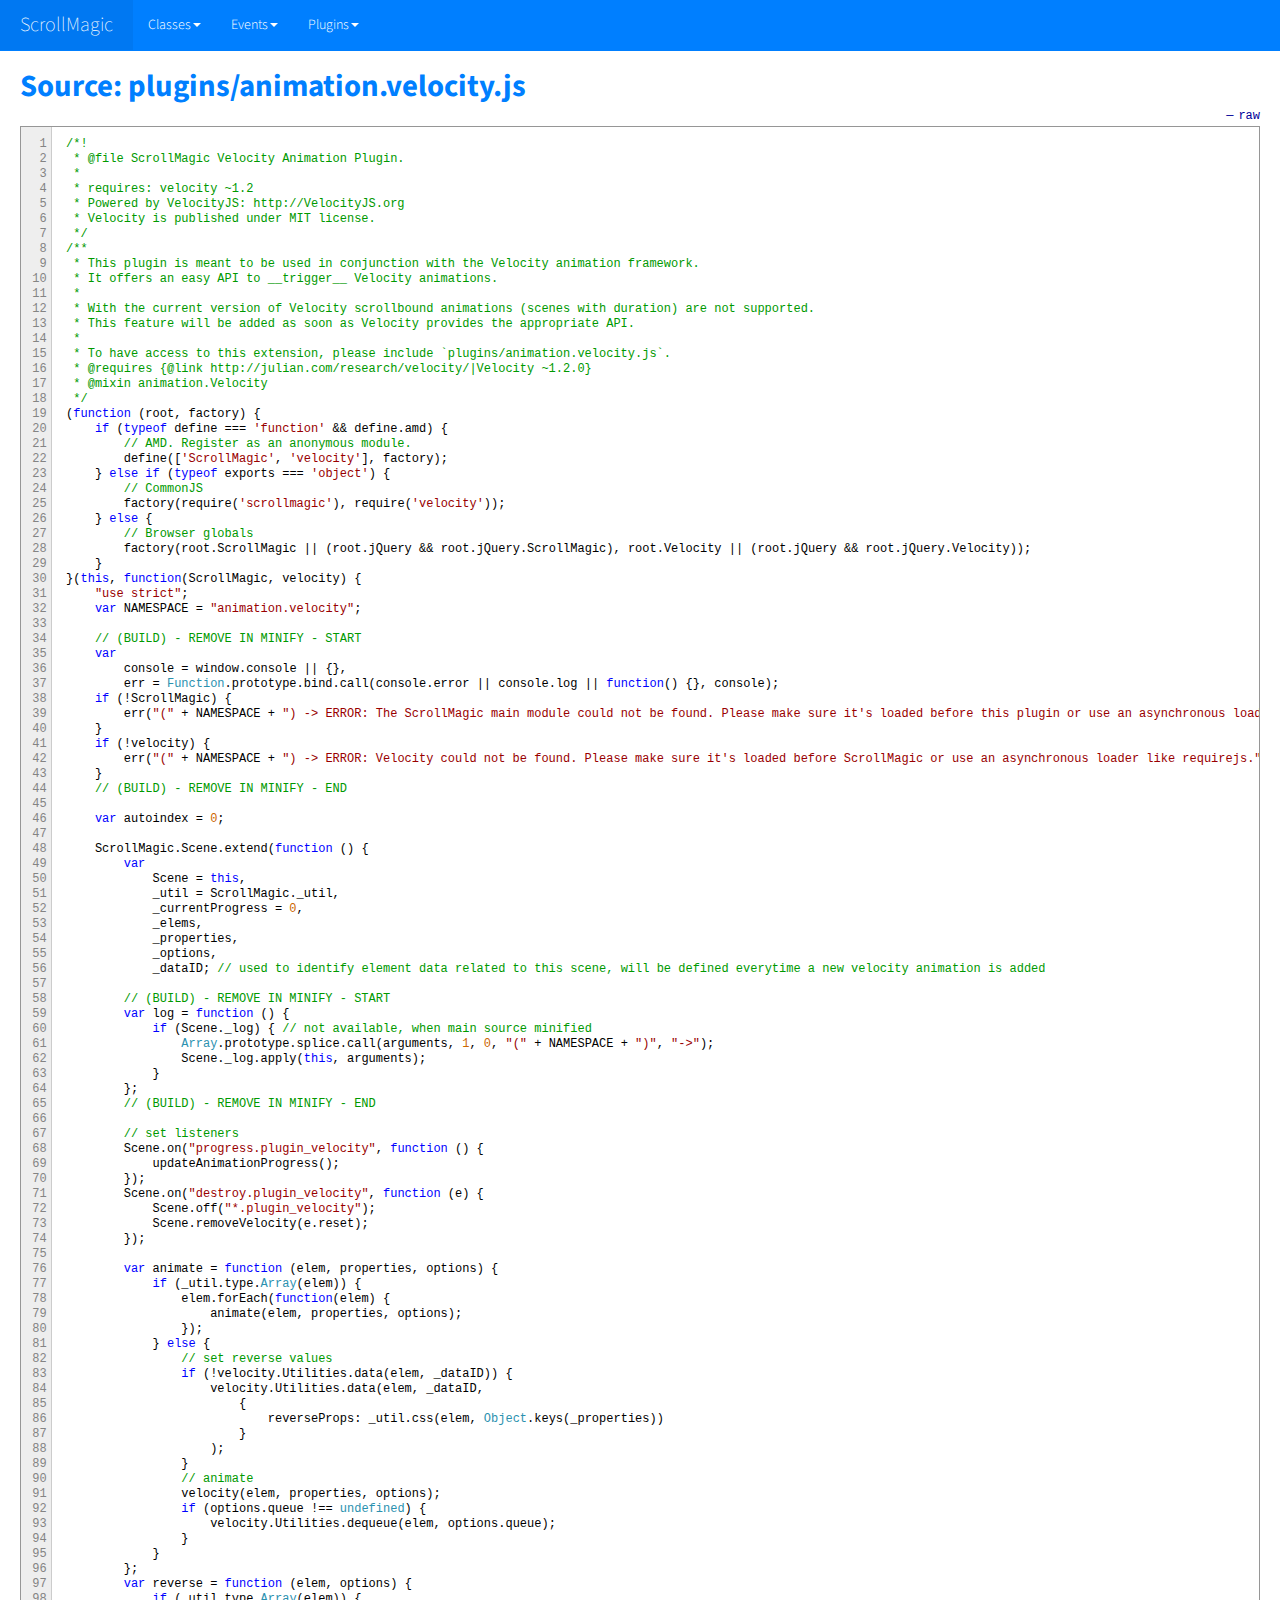
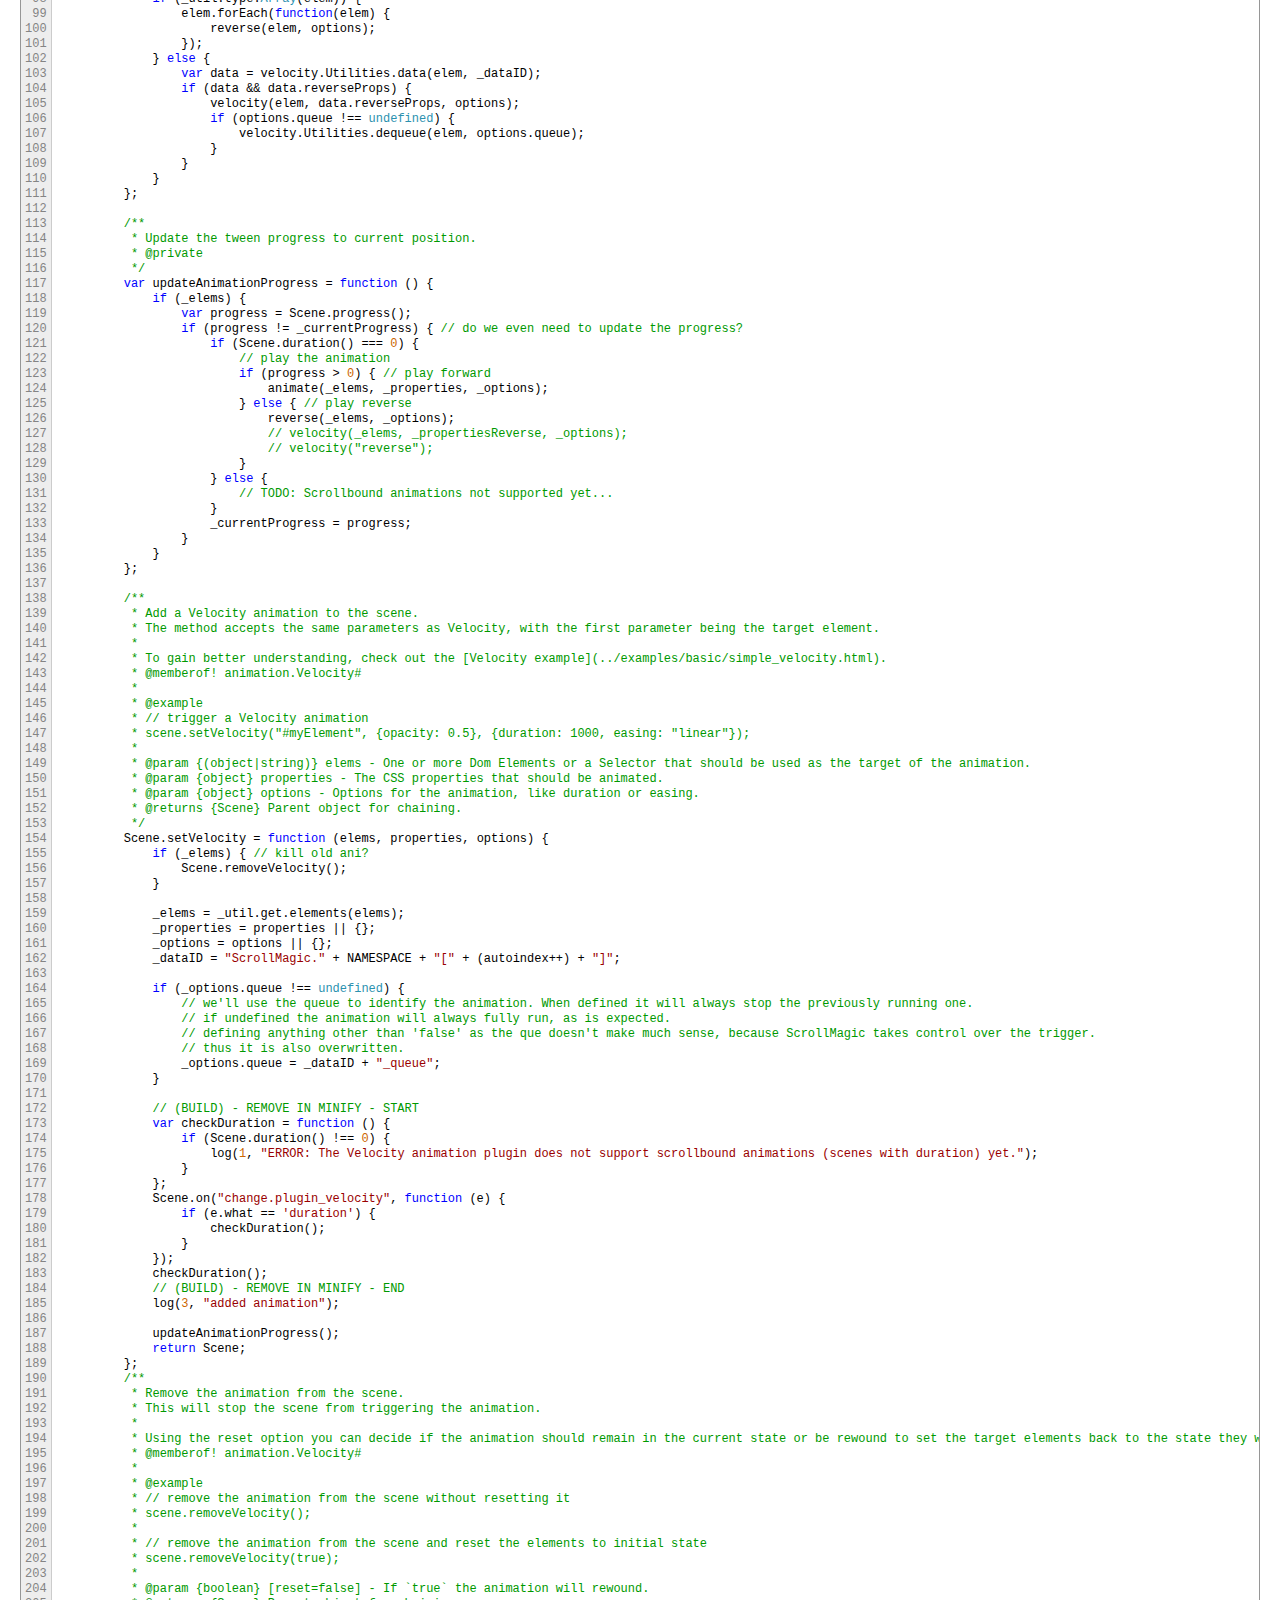
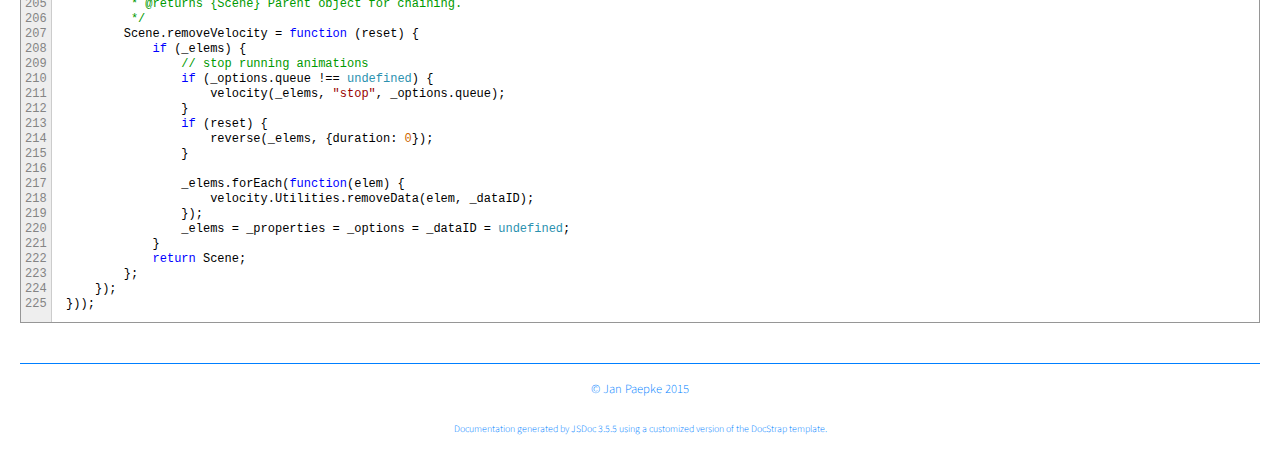
<file: scripts/ScrollMagic-master/docs/plugins_animation.velocity.js.html>
<!DOCTYPE html>

<html lang="en">
<head>
	<meta charset="utf-8">
	<title>ScrollMagic Source: plugins/animation.velocity.js</title>
	
  <script src="scripts/prettify/prettify.js"> </script>
  <script src="scripts/prettify/lang-css.js"> </script>
	<!--[if lt IE 9]>
	<script src="//html5shiv.googlecode.com/svn/trunk/html5.js"></script>
	<![endif]-->
	<link type="text/css" rel="stylesheet" href="styles/sunlight.default.css">
	<link type="text/css" rel="stylesheet" href="styles/prettify-tomorrow.css">
	<link rel="shortcut icon" href="../assets/img/favicon.ico" type="image/x-icon">

	
	<link type="text/css" rel="stylesheet" href="styles/site.cosmo.css">
	
</head>

<body>
<div class="container-fluid">
	<div class="navbar navbar-fixed-top navbar-inverse">
		<div class="navbar-inner">
			<a class="brand" href="index.html">ScrollMagic</a>
			<ul class="nav">
				
				<li class="dropdown">
					<a href="classes.list.html" class="dropdown-toggle" data-toggle="dropdown">Classes<b
						class="caret"></b></a>

					<ul class="dropdown-menu ">
						
						<li>
							<a href="ScrollMagic.Controller.html">Controller</a>
						</li>
						
						<li>
							<a href="ScrollMagic.Scene.html">Scene</a>
						</li>
						

					</ul>
				</li>
				
				<li class="dropdown">
					<a href="events.list.html" class="dropdown-toggle" data-toggle="dropdown">Events<b
						class="caret"></b></a>

					<ul class="dropdown-menu ">
						
						<li>
							<a href="ScrollMagic.Scene.html#event:add">add</a>
						</li>
						
						<li>
							<a href="ScrollMagic.Scene.html#event:change">change</a>
						</li>
						
						<li>
							<a href="ScrollMagic.Scene.html#event:destroy">destroy</a>
						</li>
						
						<li>
							<a href="ScrollMagic.Scene.html#event:end">end</a>
						</li>
						
						<li>
							<a href="ScrollMagic.Scene.html#event:enter">enter</a>
						</li>
						
						<li>
							<a href="ScrollMagic.Scene.html#event:leave">leave</a>
						</li>
						
						<li>
							<a href="ScrollMagic.Scene.html#event:progress">progress</a>
						</li>
						
						<li>
							<a href="ScrollMagic.Scene.html#event:remove">remove</a>
						</li>
						
						<li>
							<a href="ScrollMagic.Scene.html#event:shift">shift</a>
						</li>
						
						<li>
							<a href="ScrollMagic.Scene.html#event:start">start</a>
						</li>
						
						<li>
							<a href="ScrollMagic.Scene.html#event:update">update</a>
						</li>
						

					</ul>
				</li>
				
				<li class="dropdown">
					<a href="mixins.list.html" class="dropdown-toggle" data-toggle="dropdown">Plugins<b
						class="caret"></b></a>

					<ul class="dropdown-menu ">
						
						<li>
							<a href="animation.GSAP.html">GSAP</a>
						</li>
						
						<li>
							<a href="animation.Velocity.html">Velocity</a>
						</li>
						
						<li>
							<a href="debug.addIndicators.html">addIndicators</a>
						</li>
						
						<li>
							<a href="framework.jQuery.html">jQuery</a>
						</li>
						

					</ul>
				</li>
				
			</ul>
		</div>
	</div>

	<div class="row-fluid">

		
			<div class="span12">
				
				<div id="main">
					


		<h1 class="page-title">Source: plugins/animation.velocity.js</h1>
    
    <section>
        <article>
            <pre class="sunlight-highlight-javascript linenums">/*!
 * @file ScrollMagic Velocity Animation Plugin.
 *
 * requires: velocity ~1.2
 * Powered by VelocityJS: http://VelocityJS.org
 * Velocity is published under MIT license.
 */
/**
 * This plugin is meant to be used in conjunction with the Velocity animation framework.  
 * It offers an easy API to __trigger__ Velocity animations.
 *
 * With the current version of Velocity scrollbound animations (scenes with duration) are not supported.  
 * This feature will be added as soon as Velocity provides the appropriate API.
 * 
 * To have access to this extension, please include `plugins/animation.velocity.js`.
 * @requires {@link http://julian.com/research/velocity/|Velocity ~1.2.0}
 * @mixin animation.Velocity
 */
(function (root, factory) {
	if (typeof define === 'function' &amp;&amp; define.amd) {
		// AMD. Register as an anonymous module.
		define(['ScrollMagic', 'velocity'], factory);
	} else if (typeof exports === 'object') {
		// CommonJS
		factory(require('scrollmagic'), require('velocity'));
	} else {
		// Browser globals
		factory(root.ScrollMagic || (root.jQuery &amp;&amp; root.jQuery.ScrollMagic), root.Velocity || (root.jQuery &amp;&amp; root.jQuery.Velocity));
	}
}(this, function(ScrollMagic, velocity) {
	"use strict";
	var NAMESPACE = "animation.velocity";

	// (BUILD) - REMOVE IN MINIFY - START
	var
		console = window.console || {},
		err = Function.prototype.bind.call(console.error || console.log || function() {}, console);
	if (!ScrollMagic) {
		err("(" + NAMESPACE + ") -> ERROR: The ScrollMagic main module could not be found. Please make sure it's loaded before this plugin or use an asynchronous loader like requirejs.");
	}
	if (!velocity) {
		err("(" + NAMESPACE + ") -> ERROR: Velocity could not be found. Please make sure it's loaded before ScrollMagic or use an asynchronous loader like requirejs.");
	}
	// (BUILD) - REMOVE IN MINIFY - END
	
	var autoindex = 0;

	ScrollMagic.Scene.extend(function () {
		var
			Scene = this,
			_util = ScrollMagic._util,
			_currentProgress = 0,
			_elems,
			_properties,
			_options,
			_dataID; // used to identify element data related to this scene, will be defined everytime a new velocity animation is added

		// (BUILD) - REMOVE IN MINIFY - START
		var log = function () {
			if (Scene._log) { // not available, when main source minified
				Array.prototype.splice.call(arguments, 1, 0, "(" + NAMESPACE + ")", "->");
				Scene._log.apply(this, arguments);
			}
		};
		// (BUILD) - REMOVE IN MINIFY - END

		// set listeners
		Scene.on("progress.plugin_velocity", function () {
			updateAnimationProgress();
		});
		Scene.on("destroy.plugin_velocity", function (e) {
			Scene.off("*.plugin_velocity");
			Scene.removeVelocity(e.reset);
		});

		var animate = function (elem, properties, options) {
			if (_util.type.Array(elem)) {
				elem.forEach(function(elem) {
					animate(elem, properties, options);
				});
			} else {
				// set reverse values
				if (!velocity.Utilities.data(elem, _dataID)) {
					velocity.Utilities.data(elem, _dataID,
						{
							reverseProps: _util.css(elem, Object.keys(_properties))
						}
					);
				}
				// animate
				velocity(elem, properties, options);
				if (options.queue !== undefined) {
					velocity.Utilities.dequeue(elem, options.queue);
				}
			}
		};
		var reverse = function (elem, options) {
			if (_util.type.Array(elem)) {
				elem.forEach(function(elem) {
					reverse(elem, options);
				});
			} else {
				var data = velocity.Utilities.data(elem, _dataID);
				if (data &amp;&amp; data.reverseProps) {
					velocity(elem, data.reverseProps, options);
					if (options.queue !== undefined) {
						velocity.Utilities.dequeue(elem, options.queue);
					}
				}
			}
		};

		/**
		 * Update the tween progress to current position.
		 * @private
		 */
		var updateAnimationProgress = function () {
			if (_elems) {
				var progress = Scene.progress();
				if (progress != _currentProgress) { // do we even need to update the progress?
					if (Scene.duration() === 0) {
						// play the animation
						if (progress > 0) { // play forward
							animate(_elems, _properties, _options);
						} else { // play reverse
							reverse(_elems, _options);
							// velocity(_elems, _propertiesReverse, _options);
							// velocity("reverse");
						}
					} else {
						// TODO: Scrollbound animations not supported yet...
					}
					_currentProgress = progress;
				}
			}
		};

		/**
		 * Add a Velocity animation to the scene.  
		 * The method accepts the same parameters as Velocity, with the first parameter being the target element.
		 *
		 * To gain better understanding, check out the [Velocity example](../examples/basic/simple_velocity.html).
		 * @memberof! animation.Velocity#
		 *
		 * @example
		 * // trigger a Velocity animation
		 * scene.setVelocity("#myElement", {opacity: 0.5}, {duration: 1000, easing: "linear"});
		 *
		 * @param {(object|string)} elems - One or more Dom Elements or a Selector that should be used as the target of the animation.
		 * @param {object} properties - The CSS properties that should be animated.
		 * @param {object} options - Options for the animation, like duration or easing.
		 * @returns {Scene} Parent object for chaining.
		 */
		Scene.setVelocity = function (elems, properties, options) {
			if (_elems) { // kill old ani?
				Scene.removeVelocity();
			}

			_elems = _util.get.elements(elems);
			_properties = properties || {};
			_options = options || {};
			_dataID = "ScrollMagic." + NAMESPACE + "[" + (autoindex++) + "]";

			if (_options.queue !== undefined) {
				// we'll use the queue to identify the animation. When defined it will always stop the previously running one.
				// if undefined the animation will always fully run, as is expected.
				// defining anything other than 'false' as the que doesn't make much sense, because ScrollMagic takes control over the trigger.
				// thus it is also overwritten.
				_options.queue = _dataID + "_queue";
			}

			// (BUILD) - REMOVE IN MINIFY - START
			var checkDuration = function () {
				if (Scene.duration() !== 0) {
					log(1, "ERROR: The Velocity animation plugin does not support scrollbound animations (scenes with duration) yet.");
				}
			};
			Scene.on("change.plugin_velocity", function (e) {
				if (e.what == 'duration') {
					checkDuration();
				}
			});
			checkDuration();
			// (BUILD) - REMOVE IN MINIFY - END
			log(3, "added animation");

			updateAnimationProgress();
			return Scene;
		};
		/**
		 * Remove the animation from the scene.  
		 * This will stop the scene from triggering the animation.
		 *
		 * Using the reset option you can decide if the animation should remain in the current state or be rewound to set the target elements back to the state they were in before the animation was added to the scene.
		 * @memberof! animation.Velocity#
		 *
		 * @example
		 * // remove the animation from the scene without resetting it
		 * scene.removeVelocity();
		 *
		 * // remove the animation from the scene and reset the elements to initial state
		 * scene.removeVelocity(true);
		 *
		 * @param {boolean} [reset=false] - If `true` the animation will rewound.
		 * @returns {Scene} Parent object for chaining.
		 */
		Scene.removeVelocity = function (reset) {
			if (_elems) {
				// stop running animations
				if (_options.queue !== undefined) {
					velocity(_elems, "stop", _options.queue);
				}
				if (reset) {
					reverse(_elems, {duration: 0});
				}

				_elems.forEach(function(elem) {
					velocity.Utilities.removeData(elem, _dataID);
				});
				_elems = _properties = _options = _dataID = undefined;
			}
			return Scene;
		};
	});
}));</pre>
        </article>
    </section>





				</div>

				<div class="clearfix"></div>
				<footer>
					
					
		<span class="copyright">
		© Jan Paepke 2015
		</span>
					<br />
					
		<span class="jsdoc-message">
		Documentation generated by <a href="https://github.com/jsdoc3/jsdoc" target="_blank">JSDoc 3.5.5</a>
		using a customized version of the <a href="https://github.com/terryweiss/docstrap" target="_blank">DocStrap template</a>.
		</span>
				</footer>
			</div>

			
			<br clear="both">
		</div>

	</div>
	<script src="scripts/sunlight.js"></script>
	<script src="scripts/sunlight.javascript.js"></script>
	<script src="scripts/sunlight-plugin.doclinks.js"></script>
	<script src="scripts/sunlight-plugin.linenumbers.js"></script>
	<script src="scripts/sunlight-plugin.menu.js"></script>
	<script src="scripts/jquery.min.js"></script>
	<script src="scripts/jquery.scrollTo.js"></script>
	<script src="scripts/jquery.localScroll.js"></script>
	<script src="scripts/bootstrap-dropdown.js"></script>
	<script src="scripts/toc.js"></script>

	<script> prettyPrint(); </script>
	<script>  Sunlight.highlightAll({lineNumbers:true,  showMenu: true, enableDoclinks :true}); </script>

	<script>
		function openDeeplinkedElement (skipAni) {
			try {
				$("dt h4.member-collapsed").filter(window.location.hash.substring(1).replace(":", "\\:")).trigger("click", skipAni);
			} catch (e) {
				console.warn("ah ah ah! :p");
			}
		}
		$( function () {
			$( "#toc" ).toc( {
			    anchorName  : function(i, heading, prefix) {
					return $(heading).attr("id") || ( prefix + i );
				},
				selectors   : "h1:visible,h2:visible,h3:visible,h4:visible",
				onScrollFinish : openDeeplinkedElement,
				highlightOffset : 10,
				scrollOffset: 60
			} );
			$( "#toc>ul" ).addClass( "nav nav-pills nav-stacked" );
			$( "#main span[id^='toc']" ).addClass( "toc-shim" );

		} );
	</script>

	
	<script>
		$( function () {
			// $('#main').localScroll({
			// 	offset: { top: 56 } //offset by the height of your header (give or take a few px, see what works for you)
			// });
			// workaround for anchors below header...
			window.setTimeout(function () {
				$(document).scrollTop($(document).scrollTop()-60);
			}, 1)
			
			var hash = window.location.hash.substring(1).replace(":", "\\:");
			$( "dt h4.name" ).each( function () {
				var $this = $( this );
				var icon = $( "<i/>" ).addClass( "icon-plus-sign" ).addClass( "pull-right" ).addClass( "icon-white" );
				var dt = $this.parents( "dt" );
				var children = dt.next( "dd" );

				$this.append( icon ).css( {cursor : "pointer"} );
				$this.addClass( "member-collapsed" ).addClass( "member" );
				if (hash != $this.attr("id")) {
					children.hide();
				}
				$this.toggle( function (e, skipAni) {
					var scrollPos = $(document).scrollTop();
					window.location.hash = $(this).attr("id");
					$(document).scrollTop(scrollPos);
					icon.addClass( "icon-minus-sign" ).removeClass( "icon-plus-sign" ).removeClass( "icon-white" );
					$this.addClass( "member-open" ).removeClass( "member-collapsed" );
					children.slideDown(skipAni ? 0 : undefined);
				}, function () {
					icon.addClass( "icon-plus-sign" ).removeClass( "icon-minus-sign" ).addClass( "icon-white" );
					$this.addClass( "member-collapsed" ).removeClass( "member-open" );
					children.slideUp();
				} );
			} );
			// open if deeplinked
			if (hash.length > 0)
				openDeeplinkedElement(true);
		} );
	</script>
	

	<script type="text/javascript" src="../assets/js/tracking.js"></script>
</body>
</html>
</file>
<file: styles/main.css>
@import url('https://fonts.googleapis.com/css2?family=Roboto&family=Stick+No+Bills:wght@200;300;400;500;600;700;800&display=swap');

:root {
    --vertical-space: 2rem;
    --horizontal-space: 3rem;

    --light-color: #F2CEA2;
    --dark-color: #025959;
    --body-color: #d3d3d3;
    --heading-color: #037F8C;
    --contrast-color: #F24949;
}

html {  
    scroll-behavior: smooth;  
}

body {
    font-size: 18px;
    line-height: 1.5;
    display: grid;
    grid-template-areas: "head head"
                         "nav nav"
                         "main main"
                         "foot foot";
    grid-template-columns: 1fr 4fr;
    grid-template-rows: auto auto 1fr auto;
    font-family: 'Roboto', sans-serif;
    background-image: radial-gradient(circle at center center, transparent,rgb(33,33,33)),repeating-linear-gradient(135deg, rgb(33,33,33) 0px, rgb(33,33,33) 2px,transparent 2px, transparent 10px,rgb(33,33,33) 10px, rgb(33,33,33) 11px,transparent 11px, transparent 21px),repeating-linear-gradient(45deg, rgb(47,47,47) 0px, rgb(47,47,47) 4px,transparent 4px, transparent 8px),linear-gradient(90deg, rgb(33,33,33),rgb(33,33,33));
    color: var(--body-color);
}

.degreeName {
    font-weight: bold;
    color: var(--contrast-color);
}

.importantText{
    color: var(--contrast-color);
}

@media screen and (min-width: 25em) {
    body {
        grid-template-areas: "head head"
                             "nav main"
                             "foot foot";
        grid-template-rows: auto 1fr auto;
    }
    
}

body > * {
    padding-left: var(--horizontal-space);
    padding-right: var(--horizontal-space);
}

body > header {
    grid-area: head;
}

body > nav {
    grid-area: nav;
}

body > nav ul {
    list-style-type: none;
    padding: 0;
}

body > main {
    grid-area: main;
}

body > footer {
    grid-area: foot;
}

h1, h2, h3 {
    line-height: 1.2;
    font-family: 'Stick No Bills', sans-serif;
    color: var(--heading-color);
}

main {
    background-color: rgba(100, 100, 100, .3);
    border-left: 2px solid black;
    border-bottom: 2px solid black;
}

nav {
    background-color: rgba(100, 100, 100, .3);
    border-bottom: 2px solid black;
}

header {
    background-color: rgba(100, 100, 100, .3);
    border-bottom: 2px solid black;
}

a {
    color: var(--body-color);
    text-decoration-color: var(--dark-color);
}

a:hover {
    text-decoration-color: var(--contrast-color);
    animation-delay: 250ms;
}

body#about img {
    height: 15em;
}

p {
    max-width: 50em;
}

header, footer {
    padding-top: var(--vertical-space);
    padding-bottom: var(--horizontal-space);
}

header h1, footer h1 {
    margin: 0;
}

body#portfolio ul#portfolioItems {
    display: flex;
    flex-wrap: wrap;
    flex: 1;
    list-style-type: none;
    padding: 0;
}

@media screen and (min-width: 25em) {
    body#portfolio ul#portfolioItems {
        flex-basis: 48%;
        padding-right: 25;
    }
}

body#portfolio ul#portfolioItems li{
    flex-basis: 48%;
    padding-right: 25;
}

body#portfolio ul#portfolioItems li img{
    max-width: 100%;
}

button, .locationButton {
    width: 12rem;
    height: 2rem;
    margin: .25rem auto;
    border: none;
    border-radius: 5px;
    background-color: var(--dark-color);
    font-weight: bold;
    color: white;
}

button, .locationButton:hover {
    background-color: var(--contrast-color);
    transition-duration: 250ms;
}
</file>
<file: scripts/ScrollMagic-master/assets/css/style.css>
/*
	General styles
*/
body {
	font-family: "Source Sans Pro", Arial, sans-serif;
	background-color: #c7e1ff;
	font-size: 13px;
	-webkit-tap-highlight-color: rgba(0,0,0,0);
}
body, html {
	height: 100%
}

h1, h2, h3, h4 {
	font-family: "Josefin Slab", serif;
}
h1 {
	font-style: italic;
	font-weight: bold;
	font-size: 40px;
}
h2 {
	font-size: 20px;
}
a, a:visited {
	text-decoration: none;
	color: #2e639e;
}
a:hover {
	text-decoration: underline;
}
.touchonly {
	display: none;
}
html.touch .touchonly {
	display: block;
}
.noselect, .noselect * {
	user-select: none;
	-webkit-user-select: none;
	-khtml-user-select: none;
	-moz-user-select: none;
	-o-user-select: none;
}
.doselect, .doselect *:not(.noselect) {
	user-select: text;
	-webkit-user-select: text;
	-khtml-user-select: text;
	-moz-user-select: text;
	-o-user-select: text;
}

.clearfix:after {
    content: ".";
    display: block;
    clear: both;
    visibility: hidden;
    line-height: 0;
    height: 0;
}

.clearfix {
    display: inline-block;
}

html[xmlns] .clearfix {
    display: block;
}

* html .clearfix {
    height: 1%;
}
</file>
<file: scripts/ScrollMagic-master/assets/css/examples.css>
/*
	Containers
*/
#content-wrapper, #example-wrapper {
	height: 100%;
}
.scrollContainer {
	overflow-y: scroll;
	overflow-x: hidden;
	width: 100%
}
.scrollContainer {
	height: 100%;
	margin: auto;
}
#example-wrapper .scrollContent {
	height: 100%;
}

.horizontal.scrollContainer {
	overflow-y: hidden;
	overflow-x: scroll;
}
#example-wrapper.scrollContainer .scrollContent {
	width: 100%;
	height: auto;
}
#example-wrapper.scrollContainer.horizontal .scrollContent {
	width: auto;
	height: 100%;
}
#example-wrapper.horizontal {
	white-space: nowrap;
	font-size: 0;  /* fix for spaces between inline block divs */
}
#example-wrapper.horizontal div {
	font-size: 13px;
}
#example-wrapper .scrollContent, #example-wrapper.horizontal .scrollContent {
	font-size: 0;
}
#example-wrapper .scrollContent div {
	font-size: 13px;
}
#example-wrapper section {
}

section#titlechart {
	text-align: center;
	position: relative;
	height: 100%;
	min-height: 500px;
	min-width: 100%;
	height: 100vh;
}
.horizontal section, .horizontal section#titlechart{
	display: inline-block;
	vertical-align: top;
	height: 100%;
}
section#titlechart #description {
	top: 50%;
	left: 50%;
	position: absolute;
	width: 600px;
	height: 300px;
	margin: -150px auto auto -300px;
}
section#titlechart.home #description {
	padding-top: 0;
	padding-bottom: 100px;
}
section#titlechart #description h1 {
	margin: 0;
}
section#titlechart #description h2 {
	margin-bottom: 20px;
}
section#titlechart #description a.viewsource {
	margin-bottom: 20px;
	display: inline-block;
}
section#titlechart #description code {
	background-color: #E1F1FF;
	padding-left: 2px;
	padding-right: 2px;
	white-space: nowrap;
}

section#titlechart #description ol, section#titlechart #description p {
	text-align: left;
	max-width: 400px;
	margin: 10px auto 10px auto;
	white-space: normal;
}
section#titlechart #description ol {
	list-style-position: outside;
}
#example-wrapper section#titlechart #description:after {
	content: "↧";
	font-size: 40px;
	display: block;
}
#example-wrapper.horizontal section#titlechart #description:after {
	content: "↦";
}


section.demo * {
	font-size: 13px;
}
section.demo {
	font-size: 0;
	text-align: center;
	background-image: url("../img/example_bg_v.png");
}
section.demo.fullheight {
	min-height: 100%;
}
section.demo.doublewidth, .spacer.doublewidth {
	min-width: 200%;
}
.horizontal section.demo {
	text-align: inherit;
	white-space: nowrap;
	background-image: url("../img/example_bg_h.png");
}
.horizontal section.demo.fullwidth {
	min-width: 100%;
}
/*
	Elements
*/
h1.badge {
	/*cursor: text;*/
	pointer-events: none;
}
h1.badge:after {
	vertical-align: text-top;
	display: inline-block;
	position: absolute;
	cursor: pointer;
	margin-left: 10px;
	font-family: "Source Sans Pro", Arial, sans-serif;
	font-weight: bold;
	font-style: normal;
	color: #FFFFFF;
	font-size: 12px;
	padding: 2px 5px;
	border-radius: 10px;
	pointer-events: all;
}
h1.badge.gsap:after {
	content: "GSAP";
	background-color: #61AC27;
}
h1.badge.velocity:after {
	content: "Velocity.js";
	background-color: #f53a47;
}
.spacer {
	text-align: center;
	min-height: 100px;
	background-image: url("../img/example_bg_spacer_v.gif");
}
.spacer.s0 {
	min-height: 1px;
}
.spacer.s1 {
	min-height: 100px;
}
.spacer.s2 {
	min-height: 200px;
}
.spacer.s3 {
	min-height: 300px;
}
.spacer.s4 {
	min-height: 400px;
}
.spacer.s5 {
	min-height: 500px;
}
.spacer.s6 {
	min-height: 600px;
}
.spacer.s7 {
	min-height: 700px;
}
.spacer.s8 {
	min-height: 800px;
}
.spacer.s9 {
	min-height: 900px;
}
.spacer.s10 {
	min-height: 1000px;
}
.spacer.s_viewport {
	min-height: 100%;
}
.horizontal .spacer {
	background-image: url("../img/example_bg_spacer_h.gif");
	margin-bottom: 0;
	min-height: initial;
	min-width: 100px;
	height: 100%;
	display: inline-block;
	vertical-align: top;
}
.horizontal .spacer.s0 {
	min-width: 1px;
}
.horizontal .spacer.s1 {
	min-width: 100px;
}
.horizontal .spacer.s2 {
	min-width: 200px;
}
.horizontal .spacer.s3 {
	min-width: 300px;
}
.horizontal .spacer.s4 {
	min-width: 400px;
}
.horizontal .spacer.s5 {
	min-width: 500px;
}
.horizontal .spacer.s6 {
	min-width: 600px;
}
.horizontal .spacer.s7 {
	min-width: 700px;
}
.horizontal .spacer.s8 {
	min-width: 800px;
}
.horizontal .spacer.s9 {
	min-width: 900px;
}
.horizontal .spacer.s10 {
	min-width: 1000px;
}
.spacer.s_viewport {
	min-width: 100%;
}

.box1, .box2, .box3 {
	display: inline-block;
	position: relative;
	border-radius: 8px;
	border: 0px solid white;
	text-align: center;
	vertical-align: middle;
	padding: 0 5px;
}
.box1 {
	min-width: 100px;
	height: 100px;
	margin: 0 auto 0 auto;
}
.box2 {
	min-width: 50px;
	height: 50px;
	margin: 25px auto 25px auto;
}
.box3 {
	min-width: 26px;
	height: 26px;
	margin: 37px auto 37px auto;
}
.horizontal .box1 {
	top: 50%;
	max-height: 100px;
	margin: -50px 0 auto 0;
}
.horizontal .box2 {
	top: 50%;
	max-height: 50px;
	margin: -25px 25px auto 25px;
}
.horizontal .box3 {
	top: 50%;
	max-height: 26px;
	margin: -13px 37px auto 37px;
}
.box1 p, .box2 p, .box3 p {
	margin: 5px 15px 5px 15px;
	font-size: 13px;
	font-weight: lighter;
	color: white;
}
#reveal-elements .digit {
	vertical-align: top;
}
#reveal-elements .digit p {
	font-size: 35px;
	font-weight: bold;
}
.box1 p:first-child {
	margin-top: 27px;
}
.box1 a, .box2 a, .box3 a {
	color: white;
}
.box1.white *, .box2.white *, .box3.white * {
	color: #2e639e;
}
.box2.mario {
	background-color: #004fae;
	border-top: 30px solid #fc112f;
	border-bottom: 10px solid #c4723b;
}
.box3.goomba {
	min-width: 30px;
	height: 4px;
	margin-top: 75px;
	margin-left: 30px;
	margin-bottom: 25px;
	background-color: #b39475;
	border-top: 30px solid #744527;
	border-bottom: 6px solid #c4723b;
}
/*
	colors
*/

.box1.outline, .box2.outline, .box3.outline {
	border: 1px solid white;
}
.blue {
	background-color: #3883d8;
}
.turqoise {
	background-color: #38ced7;
}
.brown {
	background-color: #a66f28;
}
.bordeaux {
	background-color: #953543;
}
.skin {
	background-color: #ED9F4C;
}
.black {
	background-color: #000000;
}
.white {
	background-color: #FFFFFF;
}
.red {
	background-color: #cf3535;
}
.green {
	background-color: #22d659;
}
.orange {
	background-color: #ea6300;
}
/*
	Form
*/
form.move {
	text-align: left;
	position: fixed;
	top: 70px;
	left: 20px;
	display: block;
	background-color: white;
	background-color: rgba(255, 255, 255, 0.9);
	border-radius: 4px;
	padding: 20px;
	z-index: 20;
}
html.touch form.move {
	top: 120px;
}
form > div, form > fieldset > div {
	margin: 10px 0 10px 0;
	display: block;
}
form .slider {
	min-width: 199px;
	display: inline-block;
	position: relative;
	height: 9px;
	border-right: 1px solid #2e639e;
	border-left: 1px solid #2e639e;
	vertical-align: middle;
	margin-right: 5px;
}
form .slider .trackbar {
	margin-top: 4px;
	border-top: 1px solid #2e639e;
	height: 4px;
}
form .slider .handle {
	height: 14px;
	width: 6px;
	position: absolute;
	top: -4px;
	margin-left: -4px;
	left: 0%;
	background-color: white;
	border-radius: 4px;
	cursor: pointer;
	border: 1px solid #2e639e;
}
form .slider .handle:hover, form .slider.dragging .handle {
	background-color: #79b0ee;
}
form .slider + input {
	background-color: transparent;
	border: none;
	padding: 0;
}
form #options label, form #actions label, form #tweenparams label {
	min-width: 90px;
	text-align: right;
	display: inline-block;
	margin-right: 10px;
}
form #tweenparams label {
	min-width: 50px;
}
form #options button {
	width: 65px;
}
form fieldset {
	padding: 0 10px 0 10px;
	margin: 5px 0 0 0;
}
form fieldset:first-child {
	margin-top: -5px;
}
form fieldset legend {
	padding: 0 5px 0 5px;
	margin: 0;
}

.move {
	cursor: move;
}
.move * {
	cursor: auto;
}
.move label {
	cursor: default;
}

/*
	MENU
*/

ul#menu, ul#menu ul {
	list-style: none;
	padding: 0;
}

ul#menu {
	position: fixed;
	z-index: 999;
	width: 540px;
	left: 50%;
	margin: 10px auto auto -270px;
	text-align: center;
}

ul#menu > li {
	display: inline-block;
	margin: 0 5px 0 5px;
	position: relative;
	min-height: 30px;
	border-radius: 4px;
	background-color: #79b0ee;
	vertical-align: top;
	min-width: 165px;
}
ul#menu li a {
	padding: 0 5px 0 5px;
	display: block;
	text-decoration: none;
	line-height: 30px;
	color: white;
	text-transform: uppercase;
	letter-spacing: 0.05em;
	font-size: 15px;
}
ul#menu ul {
	display: none;
}

ul#menu li:hover > a, ul#menu li.current > a {
	color: #2e639e;
}

ul#menu li:hover ul, html.touch ul#menu li.open ul {
	display: block;
	width: 100%;
	padding: 5px 0 5px 0;
	border-top: 1px dashed white;
}
ul#menu ul li a {
	text-transform: none;
	font-size: 12px;
	line-height: 20px;
	font-weight: lighter;
	color: #133f71;
}
ul#menu ul li.current a {
	background-color: #FFFFFF;
}
ul#menu ul li a:hover {
	background-color: #3883d8;
	color: white;
}

.menuwrap {
	position: fixed;
	background-color: white;
	background-color: rgba(255, 255, 255, 0.9);
	min-width: 540px;
	left: 50%;
	margin-left: -270px;
	min-height: 51px;
	border-bottom-left-radius: 8px;
	border-bottom-right-radius: 8px;
	z-index: 99999;
	text-align: center;
	transition: top 0.5s;
	-webkit-transition: top 0.5s; /* Safari */
	transition-delay: 1s;
	-webkit-transition-delay: 1s; /* Safari */
}

#titlechart .menuwrap {
	position: absolute;
	z-index: inherit;
	background-color: transparent;
}

.menuwrap ul#menu {
	position: absolute;
}
.menuwrap > a.prev, .menuwrap > a.next {
	display: block;
	position: absolute;
	background-color: white;
	background-color: rgba(255, 255, 255, 0.9);
	border-radius: 15px;
	line-height: 30px;
	width: 30px;
	height: 30px;
	top: 11px;
	margin: 0 280px;
	box-sizing: border-box;
}
.menuwrap > a.prev:hover, .menuwrap > a.next:hover {
	text-decoration: none;
	background-color: #79b0ee;
	color: #FFFFFF;
}
.menuwrap > a.prev {
	margin-left: 0;
	padding-right: 2px;
	right: 50%;
}
.menuwrap > a.next {
	margin-right: 0;
	padding-left: 4px;
	left: 50%;
}
/*
	mobile
*/
html.touch .menuwrap {
	z-index: 999999;
	box-sizing: content-box;
	min-width: 0;
	width: 100%;
	margin: 0;
	left: 0;
	top: 0;
	height: auto;
	background-color: transparent;
}
html.touch ul#menu {
	position: static;
	margin: 100px 0 0 0;
	text-align: center;
	width: 100%;
	left: 0;
	display: none;
}
html.touch .menuwrap.open {
	height: 100%;
	background-color: rgba(255, 255, 255, 0.9);
	overflow: scroll;
}
html.touch .menuwrap.open ul#menu {
	display: block;
}

html.touch ul#menu > li {
	display: block;
	margin: 10px;
	height: auto;
}
html.touch ul#menu ul {
	margin-top: 10px;
	padding-top: 10px;
	border-top: 1px dashed white;
}
html.touch ul#menu li {
	padding: 10px 0;
}
html.touch ul#menu li ul li{
}
html.touch ul#menu > li a {
	color: #2e639e;
	font-size: 4em;
	line-height: 1.2em;
}
html.touch ul#menu ul li a {
	font-size: 2.5em;
	line-height: 1.2em;
}
html.touch ul#menu ul li a {
}
html.touch ul#menu ul {
	display: block;
}
html.touch ul#menu ul li.current a {
	background-color: transparent;
}
html.touch ul#menu ul li a:hover {
	background-color: transparent;
}
html.touch ul#menu ul li a:active {
	color: white;
}
html.touch .menuwrap > a.prev, html.touch .menuwrap > a.next, html.touch .menubtn {
	width: 80px;
	height: 80px;
	border-radius: 40px;
	top: 10px;
	background-color: #3883d8;
	color: white;
	font-size: 4em;
	line-height: 1.5em;
}
html.touch .menuwrap > a.prev:active, html.touch .menuwrap > a.next:active, html.touch .menubtn:active {
	background-color: white;
	color: #3883d8;
	border: 2px solid #3883d8;
}
html.touch .menuwrap > a.prev {
	margin-right: 70px;
	padding-right: 10px; 
}
html.touch .menuwrap > a.next {
	margin-left: 70px;
	padding-left: 10px;
}
html.touch .menubtn {
	padding: 0;
	border: 0;
	position: absolute;
	left: 50%;
	margin-left: -40px;
	line-height: 0;
	outline: none;

	appearance: none;
	-webkit-justify-content: center;
	-ms-flex-pack: center;
	justify-content: center;
	-webkit-align-items: center;
	-ms-flex-align: center;
	align-items: center;
	transition: 0.3s;
	-webkit-user-select: none;
	-moz-user-select: none;
	-ms-user-select: none;
	user-select: none;
}
html.touch .menubtn:active .button-lines, html.touch .menubtn:active .button-lines::before, html.touch .menubtn:active .button-lines::after{
	background: #3883d8;
}
html.touch .menubtn .button-lines, html.touch .menubtn .button-lines::before, html.touch .menubtn .button-lines::after {
	display: inline-block;
	height: 6px;
	width: 35px;
	border-radius: 4px;
	transition: 0.3s;
	background: #FFFFFF;
	position: relative;
	left: 0;
	top: -5px;
}
html.touch .menubtn .button-lines::before, html.touch .menubtn .button-lines::after {
	content: '';
	position: absolute;
}
html.touch .menubtn .button-lines::before {
	top: 12px;
}
html.touch .menubtn .button-lines::after {
	top: -12px;
}
html.touch .menuwrap.open .menubtn .button-lines {
	background: transparent;
}
html.touch .menuwrap.open .menubtn .button-lines::before {
	top: 0px;
	-o-transform: rotate3d(0, 0, 1, -45deg);
	-moz-transform: rotate3d(0, 0, 1, -45deg);
	-webkit-transform: rotate3d(0, 0, 1, -45deg);
	transform: rotate3d(0, 0, 1, -45deg);
	-o-transform-origin: 50% 50%;
	-moz-transform-origin: 50% 50%;
	-webkit-transform-origin: 50% 50%;
	transform-origin: 50% 50%;
}
html.touch .menuwrap.open .menubtn .button-lines::after {
	top: 0px;
	-o-transform: rotate3d(0, 0, 1, 45deg);
	-moz-transform: rotate3d(0, 0, 1, 45deg);
	-webkit-transform: rotate3d(0, 0, 1, 45deg);
	transform: rotate3d(0, 0, 1, 45deg);
	-o-transform-origin: 50% 50%;
	-moz-transform-origin: 50% 50%;
	-webkit-transform-origin: 50% 50%;
	transform-origin: 50% 50%;
}


/*
	Codecontainer
*/
#codecontainer {
	position: fixed;
	top: 30px;
	bottom: 20px;
	right: 20px;
	left: 20px;
	background-color: white;
	border-radius: 4px;
	z-index: 99999;
	min-height: 300px;
}
#codecontainer pre {
	margin: 0;
	padding: 0;
	line-height: 16px;
	tab-size: 4;
}
#codecontainer pre .break {
	background-color: #F6F6F6;
	font-weight: bold;
	color: #aaa;
}
#codecontainer pre .break:before {
	content: "᎒"
}
#codecontainer .codewrap {
	position: absolute;
	top: 10px;
	bottom: 10px;
	width: 100%;
	overflow: hidden;
	overflow: scroll;
	white-space: nowrap;
}
#codecontainer .code, #codecontainer .linenumbers {
	min-height: 100%;
}
#codecontainer .code {
	padding: 0;
	display: inline-block;
}
#codecontainer .code {
	padding: 0 15px 10px 5px;
}
#codecontainer .linenumbers {
	float: left;
	padding: 0px 5px 0px 10px;
	color: #aaa;
	text-align: right;
	border-right: 1px solid #e5e5e5;
}
#codecontainer span.indent {
	width: 31px;
	display: inline-block;
	white-space: nowrap;
}
#codecontainer #close.button {
	position: fixed;
	top: 20px;
	right: 10px;
	width: 20px;
	height: 20px;
}
#codecontainer #select.button {
	position: fixed;
	top: 20px;
	right: 40px;
	height: 20px;
	padding: 0 10px 0 10px;
}
#codecontainer #close.button:after {
	content: "྾";
}
#codecontainer .button {
	background-color: white;
	border-radius: 10px;
	border: 1px solid #e5e5e5;
	text-align: center;
	cursor: pointer;
	color: #2e639e;
}
#codecontainer .button:hover {
	background-color: #3883d8;
	color: white;
}

/*
	OTHER
*/
a.viewsource:after {
	content: " }";
}
a.viewsource:before {
	content: "{ ";
}

#parallaxContainer {
	width: 900px;
	height: 500px;
	top: 30px;
	position: relative;
}
#parallaxContainer .layer1 {
	height: 100%;
	text-align: center;
	background-image: url("../img/example_parallax_l1.gif");
}
#parallaxContainer .layer2 {
	background-image: url("../img/example_parallax_l2.png");
	position: absolute;
	height: 139px;
	width: 100%;
	bottom: 32px
}
#parallaxContainer .layer3 {
	background-image: url("../img/example_parallax_l3.gif");
	position: absolute;
	height: 32px;
	width: 100%;
	bottom: 0px;
}
#parallaxText {
	width: 0;
	height: 100%;
	margin: auto;
	position: relative;
}
#parallaxText .layer1, #parallaxText .layer2, #parallaxText .layer3 {
	position: absolute;
	font-size: 50px;
	line-height: 50px;
	margin-left: -150px;
	margin-top: -25px;
	width: 300px;
	top: 50%;
	left: 50%;
	text-align: center;
	color: #133f71;
}
#parallaxText .layer1 {
	top: 48%;
}
#parallaxText .layer2 {
	top: 49%;
}
#parallaxText .layer3 a {
	display: block;
	font-family: "Source Sans Pro", Arial, sans-serif;
	font-style: normal;
	font-weight: normal;
}
#parallax1 > div, #parallax2 > div, #parallax3 > div {
	-webkit-transform: translateZ(0);-webkit-backface-visibility: hidden;-webkit-perspective: 1000;
}

.dynamicContent #content {
	width: 390px;
	margin: auto;
	text-align: left;
}
.dynamicContent #content .box1 {
	margin: 10px;
}

.dynamicContent #loader {
	height: 0;
	overflow: hidden;
	line-height: 60px;
}
.dynamicContent #loader.active {
	height: 60px;
}
.dynamicContent #loader img {
	vertical-align: text-bottom;
}

#customactions {
	height: 160px;
	width: 170px;
	margin: auto;
	padding-top: 40px;
	text-align: left;
}
#customactions label {
	width: 100px;
	display: inline-block;
}
#customactions code {
	color: #3883d8;
}
#customactions a.viewsource {
	margin-top: 20px;
	display: block;
	text-align: center;
}
.demo.responsiveDuration {
	position: relative;
}
.responsiveDuration .box1 {
	top: 50%;
	left: 50%;
	position: absolute;
	margin-top: -50px;
	margin-left: -50px;
}
#destroybox a {
	display: block;
	margin-top: 20px;
}
#destroybox a.disabled {
	color: #79b0ee;
}
#mobileadvanced {
	width: 150px;
	height: 150px;
}
#mobileadvanced p {
	margin-top: 50px;
}
#multiDirect {
	text-align: left;
	position: relative;
}
#multiDirect .box1 {
	left: 50vw;
	top: 200px;
	margin-left: -60px;
}
#multiDirect .box1 p:first-child {
	margin-top: 20px;
}

#imagesequence {
	height: 300px;
}

.copyright {
	font-variant: italic;
	font-size: 11px;
}

#bezier {
	overflow: hidden;
	position: relative;
}
#bezier #plane {
	position: absolute;
	left: -100px;
}
#bezier a.viewsource {
	margin: 100px;
	display: inline-block;
}

.demo#section-slides, .demo#section-wipes {
	height: 100%;
	width: 100%;
	background-image: none;
}
.demo#section-slides .panel, .demo#section-wipes .panel {
	background-image: url("../img/example_bg_spacer_v.gif");
}
.demo#section-wipes #pinContainer .turqoise, .demo#section-wipes #pinContainer .green, .demo#section-slides #slideContainer .panel {
	background-image: url("../img/example_bg_spacer_h.gif");
}
.demo#section-slides .panel > b, .demo#section-wipes .panel > b {
	font-size: 15px;
	color: white;
	position: relative;
	display: block;
	height: 0;
	overflow: visible;
	top: 50%;
}

/*

Codehighlighting
github.com style (c) Vasily Polovnyov <vast@whiteants.net>

*/

.hljs {
  display: block; padding: 0.5em;
  color: #333;
  /*background: #f8f8f8*/
}

.hljs-comment,
.hljs-template_comment,
.diff .hljs-header,
.hljs-javadoc {
  color: #998;
  font-style: italic
}

.hljs-keyword,
.css .rule .hljs-keyword,
.hljs-winutils,
.javascript .hljs-title,
.nginx .hljs-title,
.hljs-subst,
.hljs-request,
.hljs-status {
  color: #333;
  font-weight: bold
}

.hljs-number,
.hljs-hexcolor,
.ruby .hljs-constant {
  color: #099;
}

.hljs-string,
.hljs-tag .hljs-value,
.hljs-phpdoc,
.tex .hljs-formula {
  color: #d14
}

.hljs-title,
.hljs-id,
.coffeescript .hljs-params,
.scss .hljs-preprocessor {
  color: #900;
  font-weight: bold
}

.javascript .hljs-title,
.lisp .hljs-title,
.clojure .hljs-title,
.hljs-subst {
  font-weight: normal
}

.hljs-class .hljs-title,
.haskell .hljs-type,
.vhdl .hljs-literal,
.tex .hljs-command {
  color: #458;
  font-weight: bold
}

.hljs-tag,
.hljs-tag .hljs-title,
.hljs-rules .hljs-property,
.django .hljs-tag .hljs-keyword {
  color: #000080;
  font-weight: normal
}

.hljs-attribute,
.hljs-variable,
.lisp .hljs-body {
  color: #008080
}

.hljs-regexp {
  color: #009926
}

.hljs-symbol,
.ruby .hljs-symbol .hljs-string,
.lisp .hljs-keyword,
.tex .hljs-special,
.hljs-prompt {
  color: #990073
}

.hljs-built_in,
.lisp .hljs-title,
.clojure .hljs-built_in {
  color: #0086b3
}

.hljs-preprocessor,
.hljs-pragma,
.hljs-pi,
.hljs-doctype,
.hljs-shebang,
.hljs-cdata {
  color: #999;
  font-weight: bold
}

.hljs-deletion {
  background: #fdd
}

.hljs-addition {
  background: #dfd
}

.diff .hljs-change {
  background: #0086b3
}

.hljs-chunk {
  color: #aaa
}
</file>
<file: scripts/ScrollMagic-master/docs/styles/sunlight.default.css>
/* global styles */
.sunlight-container {
	clear: both !important;
	position: relative !important;
	margin: 10px 0 !important;
}
.sunlight-code-container {
	clear: both !important;
	position: relative !important;
	border: none;
	border-color: #969696 !important;
	background-color: #FFFFFF !important;
}
.sunlight-highlighted, .sunlight-container, .sunlight-container textarea {
	font-family: Consolas, Inconsolata, Monaco, "Courier New" !important;
	font-size: 12px !important;
	line-height: 15px !important;
}
.sunlight-highlighted, .sunlight-container textarea {
	color: #000000 !important;
	margin: 0 !important;
}
.sunlight-container textarea {
	padding-left: 0 !important;
	margin-left: 0 !important;
	margin-right: 0 !important;
	padding-right: 0 !important;
}
.sunlight-code-container > .sunlight-highlighted {
	white-space: pre;
	overflow-x: auto;
	overflow-y: hidden; /* ie requires this wtf? */
}
.sunlight-highlighted {
	z-index: 1;
	position: relative;
}
.sunlight-highlighted * {
	background: transparent;
}
.sunlight-line-number-margin {
	float: left !important;
	margin-right: 5px !important;
	margin-top: 0 !important;
	margin-bottom: 0 !important;
	padding: 0 !important;
	padding-right: 4px !important;
	padding-left: 4px !important;
	border-right: 1px solid #CCCCCC !important;
	background-color: #EEEEEE !important;
	color: #848484 !important;
	text-align: right !important;
	position: relative;
	z-index: 3;
}
.sunlight-highlighted a, .sunlight-line-number-margin a  {
	border: none !important;
	text-decoration: none !important;
	font-weight: normal !important;
	font-style: normal !important;
	padding: 0 !important;
}
.sunlight-line-number-margin a {
	color: inherit !important;
}
.sunlight-line-highlight-overlay {
	position: absolute;
	top: 0;
	left: 0;
	width: 100%;
	z-index: 0;
}
.sunlight-line-highlight-overlay div {
	height: 15px;
	width: 100%;
}
.sunlight-line-highlight-overlay .sunlight-line-highlight-active {
	background-color: #E7FCFA;
}

/* menu */
.sunlight-menu {
	background-color: #FFFFCC;
	color: #000000;
}
.sunlight-menu ul {
	margin: 0 !important;
	padding: 0 !important;
	list-style-type: none !important;
}
.sunlight-menu li {
	float: right !important;
	margin-left: 5px !important;
}
.sunlight-menu a, .sunlight-menu img {
	color: #000099 !important;
	text-decoration: none !important;
	border: none !important;
}




.sunlight-string,
.sunlight-char,
.sunlight-heredoc,
.sunlight-heredocDeclaration,
.sunlight-nowdoc,
.sunlight-longString,
.sunlight-rawString,
.sunlight-binaryString,
.sunlight-rawLongString,
.sunlight-binaryLongString,
.sunlight-verbatimString,
.sunlight-diff .sunlight-removed {
	color: #990000 !important;
}

.sunlight-ident,
.sunlight-operator,
.sunlight-punctuation,
.sunlight-delimiter,
.sunlight-diff .sunlight-unchanged {
	color: #000000 !important;
}

.sunlight-comment,
.sunlight-xmlDocCommentContent,
.sunlight-nginx .sunlight-ssiCommand,
.sunlight-sln .sunlight-formatDeclaration,
.sunlight-diff .sunlight-added {
	color: #009900 !important;
}
.sunlight-number,
.sunlight-guid,
.sunlight-cdata {
	color: #CC6600 !important;
}

.sunlight-named-ident,
.sunlight-constant,
.sunlight-javascript .sunlight-globalVariable,
.sunlight-globalObject,
.sunlight-python .sunlight-attribute,
.sunlight-nginx .sunlight-context,
.sunlight-httpd .sunlight-context,
.sunlight-haskell .sunlight-class,
.sunlight-haskell .sunlight-type,
.sunlight-lisp .sunlight-declarationSpecifier,
.sunlight-erlang .sunlight-userDefinedFunction,
.sunlight-diff .sunlight-header {
	color: #2B91AF !important;
}
.sunlight-keyword,
.sunlight-languageConstruct,
.sunlight-css
.sunlight-element,
.sunlight-bash .sunlight-command,
.sunlight-specialOperator,
.sunlight-erlang .sunlight-moduleAttribute,
.sunlight-xml .sunlight-tagName,
.sunlight-xml .sunlight-operator,
.sunlight-diff .sunlight-modified {
	color: #0000FF !important;
}
.sunlight-shortOpenTag,
.sunlight-openTag,
.sunlight-closeTag,
.sunlight-xmlOpenTag,
.sunlight-xmlCloseTag,
.sunlight-aspOpenTag,
.sunlight-aspCloseTag,
.sunlight-label,
.sunlight-css .sunlight-importantFlag {
	background-color: #FFFF99 !important;
	color: #000000 !important;
}
.sunlight-function,
.sunlight-globalFunction,
.sunlight-ruby .sunlight-specialFunction,
.sunlight-objective-c .sunlight-messageDestination,
.sunlight-6502asm .sunlight-illegalOpcode,
.sunlight-powershell .sunlight-switch,
.sunlight-lisp .sunlight-macro,
.sunlight-lisp .sunlight-specialForm,
.sunlight-lisp .sunlight-type,
.sunlight-sln .sunlight-sectionName,
.sunlight-diff .sunlight-rangeInfo {
	color: #B069AF !important;
}

.sunlight-variable,
.sunlight-specialVariable,
.sunlight-environmentVariable,
.sunlight-objective-c .sunlight-messageArgumentName,
.sunlight-lisp .sunlight-globalVariable,
.sunlight-ruby .sunlight-globalVariable,
.sunlight-ruby .sunlight-instanceVariable,
.sunlight-sln .sunlight-operator {
	color: #325484 !important;
}
.sunlight-regexLiteral,
.sunlight-lisp .sunlight-operator,
.sunlight-6502asm .sunlight-pseudoOp,
.sunlight-erlang .sunlight-macro {
	color: #FF00B2 !important;
}
.sunlight-specialVariable {
	font-style: italic !important;
	font-weight: bold !important;
}
.sunlight-csharp .sunlight-pragma,
.sunlight-preprocessorDirective,
.sunlight-vb .sunlight-compilerDirective,
.sunlight-diff .sunlight-mergeHeader,
.sunlight-diff .sunlight-noNewLine {
	color: #999999 !important;
	font-style: italic !important;
}
.sunlight-xmlDocCommentMeta,
.sunlight-java .sunlight-annotation,
.sunlight-scala .sunlight-annotation,
.sunlight-docComment {
	color: #808080 !important;
}
.sunlight-quotedIdent,
.sunlight-ruby .sunlight-subshellCommand,
.sunlight-lisp .sunlight-keywordArgument,
.sunlight-haskell .sunlight-infixOperator,
.sunlight-erlang .sunlight-quotedAtom {
	color: #999900 !important;
}



/* xml */
.sunlight-xml .sunlight-string {
	color: #990099 !important;
}
.sunlight-xml .sunlight-attribute {
	color: #FF0000 !important;
}
.sunlight-xml .sunlight-entity {
	background-color: #EEEEEE !important;
	color: #000000 !important;
	border: 1px solid #000000 !important;
}
.sunlight-xml .sunlight-doctype {
	color: #2B91AF !important;
}

/* javascript */
.sunlight-javascript .sunlight-reservedWord {
	font-style: italic !important;
}

/* css */
.sunlight-css .sunlight-microsoftFilterPrefix {
	color: #FF00FF !important;
}
.sunlight-css .sunlight-rule {
	color: #0099FF !important;
}
.sunlight-css .sunlight-keyword {
	color: #4E65B8 !important;
}
.sunlight-css .sunlight-class {
	color: #FF0000 !important;
}
.sunlight-css .sunlight-id {
	color: #8A8E13 !important;
}
.sunlight-css .sunlight-pseudoClass,
.sunlight-css .sunlight-pseudoElement {
	color: #368B87 !important;
}

/* bash */
.sunlight-bash .sunlight-hashBang {
	color: #3D97F5 !important;
}
.sunlight-bash .sunlight-verbatimCommand {
	color: #999900 !important;
}
.sunlight-bash .sunlight-variable,
.sunlight-bash .sunlight-specialVariable {
	color: #FF0000 !important;
}

/* python */
.sunlight-python .sunlight-specialMethod {
	font-weight: bold !important;
	color: #A07DD3;
}

/* ruby */
.sunlight-ruby .sunlight-symbol {
	font-weight: bold !important;
	color: #ED7272 !important;
}

/* brainfuck */
.sunlight-brainfuck {
	font-weight: bold !important;
	color: #000000 !important;
}
.sunlight-brainfuck .sunlight-increment {
	background-color: #FF9900 !important;
}
.sunlight-brainfuck .sunlight-decrement {
	background-color: #FF99FF !important;
}
.sunlight-brainfuck .sunlight-incrementPointer {
	background-color: #FFFF99 !important;
}
.sunlight-brainfuck .sunlight-decrementPointer {
	background-color: #66CCFF !important;
}
.sunlight-brainfuck .sunlight-read {
	background-color: #FFFFFF !important;
}
.sunlight-brainfuck .sunlight-write {
	background-color: #99FF99 !important;
}
.sunlight-brainfuck .sunlight-openLoop, .sunlight-brainfuck .sunlight-closeLoop {
	background-color: #FFFFFF !important;
}

/* 6502 asm */
.sunlight-6502asm .sunlight-label {
	font-weight: bold !important;
	color: #000000 !important;
	background: none !important;
}

/* lisp */
.sunlight-lisp .sunlight-macro {
	font-style: italic !important;
}

/* erlang */
.sunlight-erlang .sunlight-atom {
	font-weight: bold !important;
}
</file>
<file: scripts/ScrollMagic-master/docs/styles/prettify-tomorrow.css>
/* Tomorrow Theme */
/* Original theme - https://github.com/chriskempson/tomorrow-theme */
/* Pretty printing styles. Used with prettify.js. */
/* SPAN elements with the classes below are added by prettyprint. */
/* plain text */
.pln {
  color: #4d4d4c; }

@media screen {
  /* string content */
  .str {
    color: #718c00; }

  /* a keyword */
  .kwd {
    color: #8959a8; }

  /* a comment */
  .com {
    color: #8e908c; }

  /* a type name */
  .typ {
    color: #4271ae; }

  /* a literal value */
  .lit {
    color: #f5871f; }

  /* punctuation */
  .pun {
    color: #4d4d4c; }

  /* lisp open bracket */
  .opn {
    color: #4d4d4c; }

  /* lisp close bracket */
  .clo {
    color: #4d4d4c; }

  /* a markup tag name */
  .tag {
    color: #c82829; }

  /* a markup attribute name */
  .atn {
    color: #f5871f; }

  /* a markup attribute value */
  .atv {
    color: #3e999f; }

  /* a declaration */
  .dec {
    color: #f5871f; }

  /* a variable name */
  .var {
    color: #c82829; }

  /* a function name */
  .fun {
    color: #4271ae; } }
/* Use higher contrast and text-weight for printable form. */
@media print, projection {
  .str {
    color: #060; }

  .kwd {
    color: #006;
    font-weight: bold; }

  .com {
    color: #600;
    font-style: italic; }

  .typ {
    color: #404;
    font-weight: bold; }

  .lit {
    color: #044; }

  .pun, .opn, .clo {
    color: #440; }

  .tag {
    color: #006;
    font-weight: bold; }

  .atn {
    color: #404; }

  .atv {
    color: #060; } }
/* Style */
/*
pre.prettyprint {
  background: white;
  font-family: Menlo, Monaco, Consolas, monospace;
  font-size: 12px;
  line-height: 1.5;
  border: 1px solid #ccc;
  padding: 10px; }
*/

/* Specify class=linenums on a pre to get line numbering */
ol.linenums {
  margin-top: 0;
  margin-bottom: 0; }

/* IE indents via margin-left */
li.L0,
li.L1,
li.L2,
li.L3,
li.L4,
li.L5,
li.L6,
li.L7,
li.L8,
li.L9 {
  /* */ }

/* Alternate shading for lines */
li.L1,
li.L3,
li.L5,
li.L7,
li.L9 {
  /* */ }
</file>
<file: scripts/ScrollMagic-master/docs/styles/site.cosmo.css>
@import url('http://fonts.googleapis.com/css?family=Source+Sans+Pro:400italic,700italic,400,700');
/*!
 * Bootstrap v2.3.2
 *
 * Copyright 2013 Twitter, Inc
 * Licensed under the Apache License v2.0
 * http://www.apache.org/licenses/LICENSE-2.0
 *
 * Designed and built with all the love in the world by @mdo and @fat.
 */
.clearfix {
  *zoom: 1;
}
.clearfix:before,
.clearfix:after {
  display: table;
  content: "";
  line-height: 0;
}
.clearfix:after {
  clear: both;
}
.hide-text {
  font: 0/0 a;
  color: transparent;
  text-shadow: none;
  background-color: transparent;
  border: 0;
}
.input-block-level {
  display: block;
  width: 100%;
  min-height: 30px;
  -webkit-box-sizing: border-box;
  -moz-box-sizing: border-box;
  box-sizing: border-box;
}
article,
aside,
details,
figcaption,
figure,
footer,
header,
hgroup,
nav,
section {
  display: block;
}
audio,
canvas,
video {
  display: inline-block;
  *display: inline;
  *zoom: 1;
}
audio:not([controls]) {
  display: none;
}
html {
  font-size: 100%;
  -webkit-text-size-adjust: 100%;
  -ms-text-size-adjust: 100%;
}
a:focus {
  outline: thin dotted #333;
  outline: 5px auto -webkit-focus-ring-color;
  outline-offset: -2px;
}
a:hover,
a:active {
  outline: 0;
}
sub,
sup {
  position: relative;
  font-size: 75%;
  line-height: 0;
  vertical-align: baseline;
}
sup {
  top: -0.5em;
}
sub {
  bottom: -0.25em;
}
img {
  /* Responsive images (ensure images don't scale beyond their parents) */

  max-width: 100%;
  /* Part 1: Set a maxium relative to the parent */

  width: auto;
  /* IE7-8 need help adjusting responsive images */

  height: auto;
  /* Part 2: Scale the height according to the width, otherwise you get stretching */

  vertical-align: middle;
  border: 0;
  -ms-interpolation-mode: bicubic;
}
#map_canvas img,
.google-maps img {
  max-width: none;
}
button,
input,
select,
textarea {
  margin: 0;
  font-size: 100%;
  vertical-align: middle;
}
button,
input {
  *overflow: visible;
  line-height: normal;
}
button::-moz-focus-inner,
input::-moz-focus-inner {
  padding: 0;
  border: 0;
}
button,
html input[type="button"],
input[type="reset"],
input[type="submit"] {
  -webkit-appearance: button;
  cursor: pointer;
}
label,
select,
button,
input[type="button"],
input[type="reset"],
input[type="submit"],
input[type="radio"],
input[type="checkbox"] {
  cursor: pointer;
}
input[type="search"] {
  -webkit-box-sizing: content-box;
  -moz-box-sizing: content-box;
  box-sizing: content-box;
  -webkit-appearance: textfield;
}
input[type="search"]::-webkit-search-decoration,
input[type="search"]::-webkit-search-cancel-button {
  -webkit-appearance: none;
}
textarea {
  overflow: auto;
  vertical-align: top;
}
@media print {
  * {
    text-shadow: none !important;
    color: #000 !important;
    background: transparent !important;
    box-shadow: none !important;
  }
  a,
  a:visited {
    text-decoration: underline;
  }
  a[href]:after {
    content: " (" attr(href) ")";
  }
  abbr[title]:after {
    content: " (" attr(title) ")";
  }
  .ir a:after,
  a[href^="javascript:"]:after,
  a[href^="#"]:after {
    content: "";
  }
  pre,
  blockquote {
    border: 1px solid #999;
    page-break-inside: avoid;
  }
  thead {
    display: table-header-group;
  }
  tr,
  img {
    page-break-inside: avoid;
  }
  img {
    max-width: 100% !important;
  }
  @page  {
    margin: 0.5cm;
  }
  p,
  h2,
  h3 {
    orphans: 3;
    widows: 3;
  }
  h2,
  h3 {
    page-break-after: avoid;
  }
}
body {
  margin: 0;
  font-family: "Source Sans Pro", Calibri, Candara, Arial, sans-serif;
  font-size: 14px;
  line-height: 20px;
  color: #555555;
  background-color: #ffffff;
}
a {
  color: #007fff;
  text-decoration: none;
}
a:hover,
a:focus {
  color: #0066cc;
  text-decoration: underline;
}
.img-rounded {
  -webkit-border-radius: 6px;
  -moz-border-radius: 6px;
  border-radius: 6px;
}
.img-polaroid {
  padding: 4px;
  background-color: #fff;
  border: 1px solid #ccc;
  border: 1px solid rgba(0, 0, 0, 0.2);
  -webkit-box-shadow: 0 1px 3px rgba(0, 0, 0, 0.1);
  -moz-box-shadow: 0 1px 3px rgba(0, 0, 0, 0.1);
  box-shadow: 0 1px 3px rgba(0, 0, 0, 0.1);
}
.img-circle {
  -webkit-border-radius: 500px;
  -moz-border-radius: 500px;
  border-radius: 500px;
}
.row {
  margin-left: -20px;
  *zoom: 1;
}
.row:before,
.row:after {
  display: table;
  content: "";
  line-height: 0;
}
.row:after {
  clear: both;
}
[class*="span"] {
  float: left;
  min-height: 1px;
  margin-left: 20px;
}
.container,
.navbar-static-top .container,
.navbar-fixed-top .container,
.navbar-fixed-bottom .container {
  width: 940px;
}
.span12 {
  width: 940px;
}
.span11 {
  width: 860px;
}
.span10 {
  width: 780px;
}
.span9 {
  width: 700px;
}
.span8 {
  width: 620px;
}
.span7 {
  width: 540px;
}
.span6 {
  width: 460px;
}
.span5 {
  width: 380px;
}
.span4 {
  width: 300px;
}
.span3 {
  width: 220px;
}
.span2 {
  width: 140px;
}
.span1 {
  width: 60px;
}
.offset12 {
  margin-left: 980px;
}
.offset11 {
  margin-left: 900px;
}
.offset10 {
  margin-left: 820px;
}
.offset9 {
  margin-left: 740px;
}
.offset8 {
  margin-left: 660px;
}
.offset7 {
  margin-left: 580px;
}
.offset6 {
  margin-left: 500px;
}
.offset5 {
  margin-left: 420px;
}
.offset4 {
  margin-left: 340px;
}
.offset3 {
  margin-left: 260px;
}
.offset2 {
  margin-left: 180px;
}
.offset1 {
  margin-left: 100px;
}
.row-fluid {
  width: 100%;
  *zoom: 1;
}
.row-fluid:before,
.row-fluid:after {
  display: table;
  content: "";
  line-height: 0;
}
.row-fluid:after {
  clear: both;
}
.row-fluid [class*="span"] {
  display: block;
  width: 100%;
  min-height: 30px;
  -webkit-box-sizing: border-box;
  -moz-box-sizing: border-box;
  box-sizing: border-box;
  float: left;
  margin-left: 2.127659574468085%;
  *margin-left: 2.074468085106383%;
}
.row-fluid [class*="span"]:first-child {
  margin-left: 0;
}
.row-fluid .controls-row [class*="span"] + [class*="span"] {
  margin-left: 2.127659574468085%;
}
.row-fluid .span12 {
  width: 100%;
  *width: 99.94680851063829%;
}
.row-fluid .span11 {
  width: 91.48936170212765%;
  *width: 91.43617021276594%;
}
.row-fluid .span10 {
  width: 82.97872340425532%;
  *width: 82.92553191489361%;
}
.row-fluid .span9 {
  width: 74.46808510638297%;
  *width: 74.41489361702126%;
}
.row-fluid .span8 {
  width: 65.95744680851064%;
  *width: 65.90425531914893%;
}
.row-fluid .span7 {
  width: 57.44680851063829%;
  *width: 57.39361702127659%;
}
.row-fluid .span6 {
  width: 48.93617021276595%;
  *width: 48.88297872340425%;
}
.row-fluid .span5 {
  width: 40.42553191489362%;
  *width: 40.37234042553192%;
}
.row-fluid .span4 {
  width: 31.914893617021278%;
  *width: 31.861702127659576%;
}
.row-fluid .span3 {
  width: 23.404255319148934%;
  *width: 23.351063829787233%;
}
.row-fluid .span2 {
  width: 14.893617021276595%;
  *width: 14.840425531914894%;
}
.row-fluid .span1 {
  width: 6.382978723404255%;
  *width: 6.329787234042553%;
}
.row-fluid .offset12 {
  margin-left: 104.25531914893617%;
  *margin-left: 104.14893617021275%;
}
.row-fluid .offset12:first-child {
  margin-left: 102.12765957446808%;
  *margin-left: 102.02127659574467%;
}
.row-fluid .offset11 {
  margin-left: 95.74468085106382%;
  *margin-left: 95.6382978723404%;
}
.row-fluid .offset11:first-child {
  margin-left: 93.61702127659574%;
  *margin-left: 93.51063829787232%;
}
.row-fluid .offset10 {
  margin-left: 87.23404255319149%;
  *margin-left: 87.12765957446807%;
}
.row-fluid .offset10:first-child {
  margin-left: 85.1063829787234%;
  *margin-left: 84.99999999999999%;
}
.row-fluid .offset9 {
  margin-left: 78.72340425531914%;
  *margin-left: 78.61702127659572%;
}
.row-fluid .offset9:first-child {
  margin-left: 76.59574468085106%;
  *margin-left: 76.48936170212764%;
}
.row-fluid .offset8 {
  margin-left: 70.2127659574468%;
  *margin-left: 70.10638297872339%;
}
.row-fluid .offset8:first-child {
  margin-left: 68.08510638297872%;
  *margin-left: 67.9787234042553%;
}
.row-fluid .offset7 {
  margin-left: 61.70212765957446%;
  *margin-left: 61.59574468085106%;
}
.row-fluid .offset7:first-child {
  margin-left: 59.574468085106375%;
  *margin-left: 59.46808510638297%;
}
.row-fluid .offset6 {
  margin-left: 53.191489361702125%;
  *margin-left: 53.085106382978715%;
}
.row-fluid .offset6:first-child {
  margin-left: 51.063829787234035%;
  *margin-left: 50.95744680851063%;
}
.row-fluid .offset5 {
  margin-left: 44.68085106382979%;
  *margin-left: 44.57446808510638%;
}
.row-fluid .offset5:first-child {
  margin-left: 42.5531914893617%;
  *margin-left: 42.4468085106383%;
}
.row-fluid .offset4 {
  margin-left: 36.170212765957444%;
  *margin-left: 36.06382978723405%;
}
.row-fluid .offset4:first-child {
  margin-left: 34.04255319148936%;
  *margin-left: 33.93617021276596%;
}
.row-fluid .offset3 {
  margin-left: 27.659574468085104%;
  *margin-left: 27.5531914893617%;
}
.row-fluid .offset3:first-child {
  margin-left: 25.53191489361702%;
  *margin-left: 25.425531914893618%;
}
.row-fluid .offset2 {
  margin-left: 19.148936170212764%;
  *margin-left: 19.04255319148936%;
}
.row-fluid .offset2:first-child {
  margin-left: 17.02127659574468%;
  *margin-left: 16.914893617021278%;
}
.row-fluid .offset1 {
  margin-left: 10.638297872340425%;
  *margin-left: 10.53191489361702%;
}
.row-fluid .offset1:first-child {
  margin-left: 8.51063829787234%;
  *margin-left: 8.404255319148938%;
}
[class*="span"].hide,
.row-fluid [class*="span"].hide {
  display: none;
}
[class*="span"].pull-right,
.row-fluid [class*="span"].pull-right {
  float: right;
}
.container {
  margin-right: auto;
  margin-left: auto;
  *zoom: 1;
}
.container:before,
.container:after {
  display: table;
  content: "";
  line-height: 0;
}
.container:after {
  clear: both;
}
.container-fluid {
  padding-right: 20px;
  padding-left: 20px;
  *zoom: 1;
}
.container-fluid:before,
.container-fluid:after {
  display: table;
  content: "";
  line-height: 0;
}
.container-fluid:after {
  clear: both;
}
p {
  margin: 0 0 10px;
}
.lead {
  margin-bottom: 20px;
  font-size: 21px;
  font-weight: 200;
  line-height: 30px;
}
small {
  font-size: 85%;
}
strong {
  font-weight: bold;
}
em {
  font-style: italic;
}
cite {
  font-style: normal;
}
.muted {
  color: #dfdfdf;
}
a.muted:hover,
a.muted:focus {
  color: #c6c6c6;
}
.text-warning {
  color: #ffffff;
}
a.text-warning:hover,
a.text-warning:focus {
  color: #e6e6e6;
}
.text-error {
  color: #ffffff;
}
a.text-error:hover,
a.text-error:focus {
  color: #e6e6e6;
}
.text-info {
  color: #ffffff;
}
a.text-info:hover,
a.text-info:focus {
  color: #e6e6e6;
}
.text-success {
  color: #ffffff;
}
a.text-success:hover,
a.text-success:focus {
  color: #e6e6e6;
}
.text-left {
  text-align: left;
}
.text-right {
  text-align: right;
}
.text-center {
  text-align: center;
}
h1,
h2,
h3,
h4,
h5,
h6 {
  margin: 10px 0;
  font-family: inherit;
  font-weight: 300;
  line-height: 20px;
  color: #080808;
  text-rendering: optimizelegibility;
}
h1 small,
h2 small,
h3 small,
h4 small,
h5 small,
h6 small {
  font-weight: normal;
  line-height: 1;
  color: #dfdfdf;
}
h1,
h2,
h3 {
  line-height: 40px;
}
h1 {
  font-size: 38.5px;
}
h2 {
  font-size: 31.5px;
}
h3 {
  font-size: 24.5px;
}
h4 {
  font-size: 17.5px;
}
h5 {
  font-size: 14px;
}
h6 {
  font-size: 11.9px;
}
h1 small {
  font-size: 24.5px;
}
h2 small {
  font-size: 17.5px;
}
h3 small {
  font-size: 14px;
}
h4 small {
  font-size: 14px;
}
.page-header {
  padding-bottom: 9px;
  margin: 20px 0 30px;
  border-bottom: 1px solid #eeeeee;
}
ul,
ol {
  padding: 0;
  margin: 0 0 10px 25px;
}
ul ul,
ul ol,
ol ol,
ol ul {
  margin-bottom: 0;
}
li {
  line-height: 20px;
}
ul.unstyled,
ol.unstyled {
  margin-left: 0;
  list-style: none;
}
ul.inline,
ol.inline {
  margin-left: 0;
  list-style: none;
}
ul.inline > li,
ol.inline > li {
  display: inline-block;
  *display: inline;
  /* IE7 inline-block hack */

  *zoom: 1;
  padding-left: 5px;
  padding-right: 5px;
}
dl {
  margin-bottom: 20px;
}
dt,
dd {
  line-height: 20px;
}
dt {
  font-weight: bold;
}
dd {
  margin-left: 10px;
}
.dl-horizontal {
  *zoom: 1;
}
.dl-horizontal:before,
.dl-horizontal:after {
  display: table;
  content: "";
  line-height: 0;
}
.dl-horizontal:after {
  clear: both;
}
.dl-horizontal dt {
  float: left;
  width: 160px;
  clear: left;
  text-align: right;
  overflow: hidden;
  text-overflow: ellipsis;
  white-space: nowrap;
}
.dl-horizontal dd {
  margin-left: 180px;
}
hr {
  margin: 20px 0;
  border: 0;
  border-top: 1px solid #eeeeee;
  border-bottom: 1px solid #ffffff;
}
abbr[title],
abbr[data-original-title] {
  cursor: help;
  border-bottom: 1px dotted #dfdfdf;
}
abbr.initialism {
  font-size: 90%;
  text-transform: uppercase;
}
blockquote {
  padding: 0 0 0 15px;
  margin: 0 0 20px;
  border-left: 5px solid #eeeeee;
}
blockquote p {
  margin-bottom: 0;
  font-size: 17.5px;
  font-weight: 300;
  line-height: 1.25;
}
blockquote small {
  display: block;
  line-height: 20px;
  color: #dfdfdf;
}
blockquote small:before {
  content: '\2014 \00A0';
}
blockquote.pull-right {
  float: right;
  padding-right: 15px;
  padding-left: 0;
  border-right: 5px solid #eeeeee;
  border-left: 0;
}
blockquote.pull-right p,
blockquote.pull-right small {
  text-align: right;
}
blockquote.pull-right small:before {
  content: '';
}
blockquote.pull-right small:after {
  content: '\00A0 \2014';
}
q:before,
q:after,
blockquote:before,
blockquote:after {
  content: "";
}
address {
  display: block;
  margin-bottom: 20px;
  font-style: normal;
  line-height: 20px;
}
code,
pre {
  padding: 0 3px 2px;
  font-family: Monaco, Menlo, Consolas, "Courier New", monospace;
  font-size: 12px;
  color: #999999;
  -webkit-border-radius: 3px;
  -moz-border-radius: 3px;
  border-radius: 3px;
}
code {
  padding: 2px 4px;
  color: #d14;
  background-color: #f7f7f9;
  border: 1px solid #e1e1e8;
  white-space: nowrap;
}
pre {
  display: block;
  padding: 9.5px;
  margin: 0 0 10px;
  font-size: 13px;
  line-height: 20px;
  word-break: break-all;
  word-wrap: break-word;
  white-space: pre;
  white-space: pre-wrap;
  background-color: #f5f5f5;
  border: 1px solid #ccc;
  border: 1px solid rgba(0, 0, 0, 0.15);
  -webkit-border-radius: 0px;
  -moz-border-radius: 0px;
  border-radius: 0px;
}
pre.prettyprint {
  margin-bottom: 20px;
}
pre code {
  padding: 0;
  color: inherit;
  white-space: pre;
  white-space: pre-wrap;
  background-color: transparent;
  border: 0;
}
.pre-scrollable {
  max-height: 340px;
  overflow-y: scroll;
}
form {
  margin: 0 0 20px;
}
fieldset {
  padding: 0;
  margin: 0;
  border: 0;
}
legend {
  display: block;
  width: 100%;
  padding: 0;
  margin-bottom: 20px;
  font-size: 21px;
  line-height: 40px;
  color: #999999;
  border: 0;
  border-bottom: 1px solid #e5e5e5;
}
legend small {
  font-size: 15px;
  color: #dfdfdf;
}
label,
input,
button,
select,
textarea {
  font-size: 14px;
  font-weight: normal;
  line-height: 20px;
}
input,
button,
select,
textarea {
  font-family: "Source Sans Pro", Calibri, Candara, Arial, sans-serif;
}
label {
  display: block;
  margin-bottom: 5px;
}
select,
textarea,
input[type="text"],
input[type="password"],
input[type="datetime"],
input[type="datetime-local"],
input[type="date"],
input[type="month"],
input[type="time"],
input[type="week"],
input[type="number"],
input[type="email"],
input[type="url"],
input[type="search"],
input[type="tel"],
input[type="color"],
.uneditable-input {
  display: inline-block;
  height: 20px;
  padding: 4px 6px;
  margin-bottom: 10px;
  font-size: 14px;
  line-height: 20px;
  color: #bbbbbb;
  -webkit-border-radius: 0px;
  -moz-border-radius: 0px;
  border-radius: 0px;
  vertical-align: middle;
}
input,
textarea,
.uneditable-input {
  width: 206px;
}
textarea {
  height: auto;
}
textarea,
input[type="text"],
input[type="password"],
input[type="datetime"],
input[type="datetime-local"],
input[type="date"],
input[type="month"],
input[type="time"],
input[type="week"],
input[type="number"],
input[type="email"],
input[type="url"],
input[type="search"],
input[type="tel"],
input[type="color"],
.uneditable-input {
  background-color: #ffffff;
  border: 1px solid #bbbbbb;
  -webkit-box-shadow: inset 0 1px 1px rgba(0, 0, 0, 0.075);
  -moz-box-shadow: inset 0 1px 1px rgba(0, 0, 0, 0.075);
  box-shadow: inset 0 1px 1px rgba(0, 0, 0, 0.075);
  -webkit-transition: border linear .2s, box-shadow linear .2s;
  -moz-transition: border linear .2s, box-shadow linear .2s;
  -o-transition: border linear .2s, box-shadow linear .2s;
  transition: border linear .2s, box-shadow linear .2s;
}
textarea:focus,
input[type="text"]:focus,
input[type="password"]:focus,
input[type="datetime"]:focus,
input[type="datetime-local"]:focus,
input[type="date"]:focus,
input[type="month"]:focus,
input[type="time"]:focus,
input[type="week"]:focus,
input[type="number"]:focus,
input[type="email"]:focus,
input[type="url"]:focus,
input[type="search"]:focus,
input[type="tel"]:focus,
input[type="color"]:focus,
.uneditable-input:focus {
  border-color: rgba(82, 168, 236, 0.8);
  outline: 0;
  outline: thin dotted \9;
  /* IE6-9 */

  -webkit-box-shadow: inset 0 1px 1px rgba(0,0,0,.075), 0 0 8px rgba(82,168,236,.6);
  -moz-box-shadow: inset 0 1px 1px rgba(0,0,0,.075), 0 0 8px rgba(82,168,236,.6);
  box-shadow: inset 0 1px 1px rgba(0,0,0,.075), 0 0 8px rgba(82,168,236,.6);
}
input[type="radio"],
input[type="checkbox"] {
  margin: 4px 0 0;
  *margin-top: 0;
  /* IE7 */

  margin-top: 1px \9;
  /* IE8-9 */

  line-height: normal;
}
input[type="file"],
input[type="image"],
input[type="submit"],
input[type="reset"],
input[type="button"],
input[type="radio"],
input[type="checkbox"] {
  width: auto;
}
select,
input[type="file"] {
  height: 30px;
  /* In IE7, the height of the select element cannot be changed by height, only font-size */

  *margin-top: 4px;
  /* For IE7, add top margin to align select with labels */

  line-height: 30px;
}
select {
  width: 220px;
  border: 1px solid #bbbbbb;
  background-color: #ffffff;
}
select[multiple],
select[size] {
  height: auto;
}
select:focus,
input[type="file"]:focus,
input[type="radio"]:focus,
input[type="checkbox"]:focus {
  outline: thin dotted #333;
  outline: 5px auto -webkit-focus-ring-color;
  outline-offset: -2px;
}
.uneditable-input,
.uneditable-textarea {
  color: #dfdfdf;
  background-color: #fcfcfc;
  border-color: #bbbbbb;
  -webkit-box-shadow: inset 0 1px 2px rgba(0, 0, 0, 0.025);
  -moz-box-shadow: inset 0 1px 2px rgba(0, 0, 0, 0.025);
  box-shadow: inset 0 1px 2px rgba(0, 0, 0, 0.025);
  cursor: not-allowed;
}
.uneditable-input {
  overflow: hidden;
  white-space: nowrap;
}
.uneditable-textarea {
  width: auto;
  height: auto;
}
input:-moz-placeholder,
textarea:-moz-placeholder {
  color: #bbbbbb;
}
input:-ms-input-placeholder,
textarea:-ms-input-placeholder {
  color: #bbbbbb;
}
input::-webkit-input-placeholder,
textarea::-webkit-input-placeholder {
  color: #bbbbbb;
}
.radio,
.checkbox {
  min-height: 20px;
  padding-left: 20px;
}
.radio input[type="radio"],
.checkbox input[type="checkbox"] {
  float: left;
  margin-left: -20px;
}
.controls > .radio:first-child,
.controls > .checkbox:first-child {
  padding-top: 5px;
}
.radio.inline,
.checkbox.inline {
  display: inline-block;
  padding-top: 5px;
  margin-bottom: 0;
  vertical-align: middle;
}
.radio.inline + .radio.inline,
.checkbox.inline + .checkbox.inline {
  margin-left: 10px;
}
.input-mini {
  width: 60px;
}
.input-small {
  width: 90px;
}
.input-medium {
  width: 150px;
}
.input-large {
  width: 210px;
}
.input-xlarge {
  width: 270px;
}
.input-xxlarge {
  width: 530px;
}
input[class*="span"],
select[class*="span"],
textarea[class*="span"],
.uneditable-input[class*="span"],
.row-fluid input[class*="span"],
.row-fluid select[class*="span"],
.row-fluid textarea[class*="span"],
.row-fluid .uneditable-input[class*="span"] {
  float: none;
  margin-left: 0;
}
.input-append input[class*="span"],
.input-append .uneditable-input[class*="span"],
.input-prepend input[class*="span"],
.input-prepend .uneditable-input[class*="span"],
.row-fluid input[class*="span"],
.row-fluid select[class*="span"],
.row-fluid textarea[class*="span"],
.row-fluid .uneditable-input[class*="span"],
.row-fluid .input-prepend [class*="span"],
.row-fluid .input-append [class*="span"] {
  display: inline-block;
}
input,
textarea,
.uneditable-input {
  margin-left: 0;
}
.controls-row [class*="span"] + [class*="span"] {
  margin-left: 20px;
}
input.span12,
textarea.span12,
.uneditable-input.span12 {
  width: 926px;
}
input.span11,
textarea.span11,
.uneditable-input.span11 {
  width: 846px;
}
input.span10,
textarea.span10,
.uneditable-input.span10 {
  width: 766px;
}
input.span9,
textarea.span9,
.uneditable-input.span9 {
  width: 686px;
}
input.span8,
textarea.span8,
.uneditable-input.span8 {
  width: 606px;
}
input.span7,
textarea.span7,
.uneditable-input.span7 {
  width: 526px;
}
input.span6,
textarea.span6,
.uneditable-input.span6 {
  width: 446px;
}
input.span5,
textarea.span5,
.uneditable-input.span5 {
  width: 366px;
}
input.span4,
textarea.span4,
.uneditable-input.span4 {
  width: 286px;
}
input.span3,
textarea.span3,
.uneditable-input.span3 {
  width: 206px;
}
input.span2,
textarea.span2,
.uneditable-input.span2 {
  width: 126px;
}
input.span1,
textarea.span1,
.uneditable-input.span1 {
  width: 46px;
}
.controls-row {
  *zoom: 1;
}
.controls-row:before,
.controls-row:after {
  display: table;
  content: "";
  line-height: 0;
}
.controls-row:after {
  clear: both;
}
.controls-row [class*="span"],
.row-fluid .controls-row [class*="span"] {
  float: left;
}
.controls-row .checkbox[class*="span"],
.controls-row .radio[class*="span"] {
  padding-top: 5px;
}
input[disabled],
select[disabled],
textarea[disabled],
input[readonly],
select[readonly],
textarea[readonly] {
  cursor: not-allowed;
  background-color: #eeeeee;
}
input[type="radio"][disabled],
input[type="checkbox"][disabled],
input[type="radio"][readonly],
input[type="checkbox"][readonly] {
  background-color: transparent;
}
.control-group.warning .control-label,
.control-group.warning .help-block,
.control-group.warning .help-inline {
  color: #ffffff;
}
.control-group.warning .checkbox,
.control-group.warning .radio,
.control-group.warning input,
.control-group.warning select,
.control-group.warning textarea {
  color: #ffffff;
}
.control-group.warning input,
.control-group.warning select,
.control-group.warning textarea {
  border-color: #ffffff;
  -webkit-box-shadow: inset 0 1px 1px rgba(0, 0, 0, 0.075);
  -moz-box-shadow: inset 0 1px 1px rgba(0, 0, 0, 0.075);
  box-shadow: inset 0 1px 1px rgba(0, 0, 0, 0.075);
}
.control-group.warning input:focus,
.control-group.warning select:focus,
.control-group.warning textarea:focus {
  border-color: #e6e6e6;
  -webkit-box-shadow: inset 0 1px 1px rgba(0, 0, 0, 0.075), 0 0 6px #ffffff;
  -moz-box-shadow: inset 0 1px 1px rgba(0, 0, 0, 0.075), 0 0 6px #ffffff;
  box-shadow: inset 0 1px 1px rgba(0, 0, 0, 0.075), 0 0 6px #ffffff;
}
.control-group.warning .input-prepend .add-on,
.control-group.warning .input-append .add-on {
  color: #ffffff;
  background-color: #ff7518;
  border-color: #ffffff;
}
.control-group.error .control-label,
.control-group.error .help-block,
.control-group.error .help-inline {
  color: #ffffff;
}
.control-group.error .checkbox,
.control-group.error .radio,
.control-group.error input,
.control-group.error select,
.control-group.error textarea {
  color: #ffffff;
}
.control-group.error input,
.control-group.error select,
.control-group.error textarea {
  border-color: #ffffff;
  -webkit-box-shadow: inset 0 1px 1px rgba(0, 0, 0, 0.075);
  -moz-box-shadow: inset 0 1px 1px rgba(0, 0, 0, 0.075);
  box-shadow: inset 0 1px 1px rgba(0, 0, 0, 0.075);
}
.control-group.error input:focus,
.control-group.error select:focus,
.control-group.error textarea:focus {
  border-color: #e6e6e6;
  -webkit-box-shadow: inset 0 1px 1px rgba(0, 0, 0, 0.075), 0 0 6px #ffffff;
  -moz-box-shadow: inset 0 1px 1px rgba(0, 0, 0, 0.075), 0 0 6px #ffffff;
  box-shadow: inset 0 1px 1px rgba(0, 0, 0, 0.075), 0 0 6px #ffffff;
}
.control-group.error .input-prepend .add-on,
.control-group.error .input-append .add-on {
  color: #ffffff;
  background-color: #ff0039;
  border-color: #ffffff;
}
.control-group.success .control-label,
.control-group.success .help-block,
.control-group.success .help-inline {
  color: #ffffff;
}
.control-group.success .checkbox,
.control-group.success .radio,
.control-group.success input,
.control-group.success select,
.control-group.success textarea {
  color: #ffffff;
}
.control-group.success input,
.control-group.success select,
.control-group.success textarea {
  border-color: #ffffff;
  -webkit-box-shadow: inset 0 1px 1px rgba(0, 0, 0, 0.075);
  -moz-box-shadow: inset 0 1px 1px rgba(0, 0, 0, 0.075);
  box-shadow: inset 0 1px 1px rgba(0, 0, 0, 0.075);
}
.control-group.success input:focus,
.control-group.success select:focus,
.control-group.success textarea:focus {
  border-color: #e6e6e6;
  -webkit-box-shadow: inset 0 1px 1px rgba(0, 0, 0, 0.075), 0 0 6px #ffffff;
  -moz-box-shadow: inset 0 1px 1px rgba(0, 0, 0, 0.075), 0 0 6px #ffffff;
  box-shadow: inset 0 1px 1px rgba(0, 0, 0, 0.075), 0 0 6px #ffffff;
}
.control-group.success .input-prepend .add-on,
.control-group.success .input-append .add-on {
  color: #ffffff;
  background-color: #3fb618;
  border-color: #ffffff;
}
.control-group.info .control-label,
.control-group.info .help-block,
.control-group.info .help-inline {
  color: #ffffff;
}
.control-group.info .checkbox,
.control-group.info .radio,
.control-group.info input,
.control-group.info select,
.control-group.info textarea {
  color: #ffffff;
}
.control-group.info input,
.control-group.info select,
.control-group.info textarea {
  border-color: #ffffff;
  -webkit-box-shadow: inset 0 1px 1px rgba(0, 0, 0, 0.075);
  -moz-box-shadow: inset 0 1px 1px rgba(0, 0, 0, 0.075);
  box-shadow: inset 0 1px 1px rgba(0, 0, 0, 0.075);
}
.control-group.info input:focus,
.control-group.info select:focus,
.control-group.info textarea:focus {
  border-color: #e6e6e6;
  -webkit-box-shadow: inset 0 1px 1px rgba(0, 0, 0, 0.075), 0 0 6px #ffffff;
  -moz-box-shadow: inset 0 1px 1px rgba(0, 0, 0, 0.075), 0 0 6px #ffffff;
  box-shadow: inset 0 1px 1px rgba(0, 0, 0, 0.075), 0 0 6px #ffffff;
}
.control-group.info .input-prepend .add-on,
.control-group.info .input-append .add-on {
  color: #ffffff;
  background-color: #9954bb;
  border-color: #ffffff;
}
input:focus:invalid,
textarea:focus:invalid,
select:focus:invalid {
  color: #b94a48;
  border-color: #ee5f5b;
}
input:focus:invalid:focus,
textarea:focus:invalid:focus,
select:focus:invalid:focus {
  border-color: #e9322d;
  -webkit-box-shadow: 0 0 6px #f8b9b7;
  -moz-box-shadow: 0 0 6px #f8b9b7;
  box-shadow: 0 0 6px #f8b9b7;
}
.form-actions {
  padding: 19px 20px 20px;
  margin-top: 20px;
  margin-bottom: 20px;
  background-color: #f5f5f5;
  border-top: 1px solid #e5e5e5;
  *zoom: 1;
}
.form-actions:before,
.form-actions:after {
  display: table;
  content: "";
  line-height: 0;
}
.form-actions:after {
  clear: both;
}
.help-block,
.help-inline {
  color: #7b7b7b;
}
.help-block {
  display: block;
  margin-bottom: 10px;
}
.help-inline {
  display: inline-block;
  *display: inline;
  /* IE7 inline-block hack */

  *zoom: 1;
  vertical-align: middle;
  padding-left: 5px;
}
.input-append,
.input-prepend {
  display: inline-block;
  margin-bottom: 10px;
  vertical-align: middle;
  font-size: 0;
  white-space: nowrap;
}
.input-append input,
.input-prepend input,
.input-append select,
.input-prepend select,
.input-append .uneditable-input,
.input-prepend .uneditable-input,
.input-append .dropdown-menu,
.input-prepend .dropdown-menu,
.input-append .popover,
.input-prepend .popover {
  font-size: 14px;
}
.input-append input,
.input-prepend input,
.input-append select,
.input-prepend select,
.input-append .uneditable-input,
.input-prepend .uneditable-input {
  position: relative;
  margin-bottom: 0;
  *margin-left: 0;
  vertical-align: top;
  -webkit-border-radius: 0 0px 0px 0;
  -moz-border-radius: 0 0px 0px 0;
  border-radius: 0 0px 0px 0;
}
.input-append input:focus,
.input-prepend input:focus,
.input-append select:focus,
.input-prepend select:focus,
.input-append .uneditable-input:focus,
.input-prepend .uneditable-input:focus {
  z-index: 2;
}
.input-append .add-on,
.input-prepend .add-on {
  display: inline-block;
  width: auto;
  height: 20px;
  min-width: 16px;
  padding: 4px 5px;
  font-size: 14px;
  font-weight: normal;
  line-height: 20px;
  text-align: center;
  text-shadow: 0 1px 0 #ffffff;
  background-color: #eeeeee;
  border: 1px solid #ccc;
}
.input-append .add-on,
.input-prepend .add-on,
.input-append .btn,
.input-prepend .btn,
.input-append .btn-group > .dropdown-toggle,
.input-prepend .btn-group > .dropdown-toggle {
  vertical-align: top;
  -webkit-border-radius: 0;
  -moz-border-radius: 0;
  border-radius: 0;
}
.input-append .active,
.input-prepend .active {
  background-color: #96ed7a;
  border-color: #3fb618;
}
.input-prepend .add-on,
.input-prepend .btn {
  margin-right: -1px;
}
.input-prepend .add-on:first-child,
.input-prepend .btn:first-child {
  -webkit-border-radius: 0px 0 0 0px;
  -moz-border-radius: 0px 0 0 0px;
  border-radius: 0px 0 0 0px;
}
.input-append input,
.input-append select,
.input-append .uneditable-input {
  -webkit-border-radius: 0px 0 0 0px;
  -moz-border-radius: 0px 0 0 0px;
  border-radius: 0px 0 0 0px;
}
.input-append input + .btn-group .btn:last-child,
.input-append select + .btn-group .btn:last-child,
.input-append .uneditable-input + .btn-group .btn:last-child {
  -webkit-border-radius: 0 0px 0px 0;
  -moz-border-radius: 0 0px 0px 0;
  border-radius: 0 0px 0px 0;
}
.input-append .add-on,
.input-append .btn,
.input-append .btn-group {
  margin-left: -1px;
}
.input-append .add-on:last-child,
.input-append .btn:last-child,
.input-append .btn-group:last-child > .dropdown-toggle {
  -webkit-border-radius: 0 0px 0px 0;
  -moz-border-radius: 0 0px 0px 0;
  border-radius: 0 0px 0px 0;
}
.input-prepend.input-append input,
.input-prepend.input-append select,
.input-prepend.input-append .uneditable-input {
  -webkit-border-radius: 0;
  -moz-border-radius: 0;
  border-radius: 0;
}
.input-prepend.input-append input + .btn-group .btn,
.input-prepend.input-append select + .btn-group .btn,
.input-prepend.input-append .uneditable-input + .btn-group .btn {
  -webkit-border-radius: 0 0px 0px 0;
  -moz-border-radius: 0 0px 0px 0;
  border-radius: 0 0px 0px 0;
}
.input-prepend.input-append .add-on:first-child,
.input-prepend.input-append .btn:first-child {
  margin-right: -1px;
  -webkit-border-radius: 0px 0 0 0px;
  -moz-border-radius: 0px 0 0 0px;
  border-radius: 0px 0 0 0px;
}
.input-prepend.input-append .add-on:last-child,
.input-prepend.input-append .btn:last-child {
  margin-left: -1px;
  -webkit-border-radius: 0 0px 0px 0;
  -moz-border-radius: 0 0px 0px 0;
  border-radius: 0 0px 0px 0;
}
.input-prepend.input-append .btn-group:first-child {
  margin-left: 0;
}
input.search-query {
  padding-right: 14px;
  padding-right: 4px \9;
  padding-left: 14px;
  padding-left: 4px \9;
  /* IE7-8 doesn't have border-radius, so don't indent the padding */

  margin-bottom: 0;
  -webkit-border-radius: 15px;
  -moz-border-radius: 15px;
  border-radius: 15px;
}
/* Allow for input prepend/append in search forms */
.form-search .input-append .search-query,
.form-search .input-prepend .search-query {
  -webkit-border-radius: 0;
  -moz-border-radius: 0;
  border-radius: 0;
}
.form-search .input-append .search-query {
  -webkit-border-radius: 14px 0 0 14px;
  -moz-border-radius: 14px 0 0 14px;
  border-radius: 14px 0 0 14px;
}
.form-search .input-append .btn {
  -webkit-border-radius: 0 14px 14px 0;
  -moz-border-radius: 0 14px 14px 0;
  border-radius: 0 14px 14px 0;
}
.form-search .input-prepend .search-query {
  -webkit-border-radius: 0 14px 14px 0;
  -moz-border-radius: 0 14px 14px 0;
  border-radius: 0 14px 14px 0;
}
.form-search .input-prepend .btn {
  -webkit-border-radius: 14px 0 0 14px;
  -moz-border-radius: 14px 0 0 14px;
  border-radius: 14px 0 0 14px;
}
.form-search input,
.form-inline input,
.form-horizontal input,
.form-search textarea,
.form-inline textarea,
.form-horizontal textarea,
.form-search select,
.form-inline select,
.form-horizontal select,
.form-search .help-inline,
.form-inline .help-inline,
.form-horizontal .help-inline,
.form-search .uneditable-input,
.form-inline .uneditable-input,
.form-horizontal .uneditable-input,
.form-search .input-prepend,
.form-inline .input-prepend,
.form-horizontal .input-prepend,
.form-search .input-append,
.form-inline .input-append,
.form-horizontal .input-append {
  display: inline-block;
  *display: inline;
  /* IE7 inline-block hack */

  *zoom: 1;
  margin-bottom: 0;
  vertical-align: middle;
}
.form-search .hide,
.form-inline .hide,
.form-horizontal .hide {
  display: none;
}
.form-search label,
.form-inline label,
.form-search .btn-group,
.form-inline .btn-group {
  display: inline-block;
}
.form-search .input-append,
.form-inline .input-append,
.form-search .input-prepend,
.form-inline .input-prepend {
  margin-bottom: 0;
}
.form-search .radio,
.form-search .checkbox,
.form-inline .radio,
.form-inline .checkbox {
  padding-left: 0;
  margin-bottom: 0;
  vertical-align: middle;
}
.form-search .radio input[type="radio"],
.form-search .checkbox input[type="checkbox"],
.form-inline .radio input[type="radio"],
.form-inline .checkbox input[type="checkbox"] {
  float: left;
  margin-right: 3px;
  margin-left: 0;
}
.control-group {
  margin-bottom: 10px;
}
legend + .control-group {
  margin-top: 20px;
  -webkit-margin-top-collapse: separate;
}
.form-horizontal .control-group {
  margin-bottom: 20px;
  *zoom: 1;
}
.form-horizontal .control-group:before,
.form-horizontal .control-group:after {
  display: table;
  content: "";
  line-height: 0;
}
.form-horizontal .control-group:after {
  clear: both;
}
.form-horizontal .control-label {
  float: left;
  width: 160px;
  padding-top: 5px;
  text-align: right;
}
.form-horizontal .controls {
  *display: inline-block;
  *padding-left: 20px;
  margin-left: 180px;
  *margin-left: 0;
}
.form-horizontal .controls:first-child {
  *padding-left: 180px;
}
.form-horizontal .help-block {
  margin-bottom: 0;
}
.form-horizontal input + .help-block,
.form-horizontal select + .help-block,
.form-horizontal textarea + .help-block,
.form-horizontal .uneditable-input + .help-block,
.form-horizontal .input-prepend + .help-block,
.form-horizontal .input-append + .help-block {
  margin-top: 10px;
}
.form-horizontal .form-actions {
  padding-left: 180px;
}
table {
  max-width: 100%;
  background-color: transparent;
  border-collapse: collapse;
  border-spacing: 0;
}
.table {
  width: 100%;
  margin-bottom: 20px;
}
.table th,
.table td {
  padding: 8px;
  line-height: 20px;
  text-align: left;
  vertical-align: top;
  border-top: 1px solid #dddddd;
}
.table th {
  font-weight: bold;
}
.table thead th {
  vertical-align: bottom;
}
.table caption + thead tr:first-child th,
.table caption + thead tr:first-child td,
.table colgroup + thead tr:first-child th,
.table colgroup + thead tr:first-child td,
.table thead:first-child tr:first-child th,
.table thead:first-child tr:first-child td {
  border-top: 0;
}
.table tbody + tbody {
  border-top: 2px solid #dddddd;
}
.table .table {
  background-color: #ffffff;
}
.table-condensed th,
.table-condensed td {
  padding: 4px 5px;
}
.table-bordered {
  border: 1px solid #dddddd;
  border-collapse: separate;
  *border-collapse: collapse;
  border-left: 0;
  -webkit-border-radius: 0px;
  -moz-border-radius: 0px;
  border-radius: 0px;
}
.table-bordered th,
.table-bordered td {
  border-left: 1px solid #dddddd;
}
.table-bordered caption + thead tr:first-child th,
.table-bordered caption + tbody tr:first-child th,
.table-bordered caption + tbody tr:first-child td,
.table-bordered colgroup + thead tr:first-child th,
.table-bordered colgroup + tbody tr:first-child th,
.table-bordered colgroup + tbody tr:first-child td,
.table-bordered thead:first-child tr:first-child th,
.table-bordered tbody:first-child tr:first-child th,
.table-bordered tbody:first-child tr:first-child td {
  border-top: 0;
}
.table-bordered thead:first-child tr:first-child > th:first-child,
.table-bordered tbody:first-child tr:first-child > td:first-child,
.table-bordered tbody:first-child tr:first-child > th:first-child {
  -webkit-border-top-left-radius: 0px;
  -moz-border-radius-topleft: 0px;
  border-top-left-radius: 0px;
}
.table-bordered thead:first-child tr:first-child > th:last-child,
.table-bordered tbody:first-child tr:first-child > td:last-child,
.table-bordered tbody:first-child tr:first-child > th:last-child {
  -webkit-border-top-right-radius: 0px;
  -moz-border-radius-topright: 0px;
  border-top-right-radius: 0px;
}
.table-bordered thead:last-child tr:last-child > th:first-child,
.table-bordered tbody:last-child tr:last-child > td:first-child,
.table-bordered tbody:last-child tr:last-child > th:first-child,
.table-bordered tfoot:last-child tr:last-child > td:first-child,
.table-bordered tfoot:last-child tr:last-child > th:first-child {
  -webkit-border-bottom-left-radius: 0px;
  -moz-border-radius-bottomleft: 0px;
  border-bottom-left-radius: 0px;
}
.table-bordered thead:last-child tr:last-child > th:last-child,
.table-bordered tbody:last-child tr:last-child > td:last-child,
.table-bordered tbody:last-child tr:last-child > th:last-child,
.table-bordered tfoot:last-child tr:last-child > td:last-child,
.table-bordered tfoot:last-child tr:last-child > th:last-child {
  -webkit-border-bottom-right-radius: 0px;
  -moz-border-radius-bottomright: 0px;
  border-bottom-right-radius: 0px;
}
.table-bordered tfoot + tbody:last-child tr:last-child td:first-child {
  -webkit-border-bottom-left-radius: 0;
  -moz-border-radius-bottomleft: 0;
  border-bottom-left-radius: 0;
}
.table-bordered tfoot + tbody:last-child tr:last-child td:last-child {
  -webkit-border-bottom-right-radius: 0;
  -moz-border-radius-bottomright: 0;
  border-bottom-right-radius: 0;
}
.table-bordered caption + thead tr:first-child th:first-child,
.table-bordered caption + tbody tr:first-child td:first-child,
.table-bordered colgroup + thead tr:first-child th:first-child,
.table-bordered colgroup + tbody tr:first-child td:first-child {
  -webkit-border-top-left-radius: 0px;
  -moz-border-radius-topleft: 0px;
  border-top-left-radius: 0px;
}
.table-bordered caption + thead tr:first-child th:last-child,
.table-bordered caption + tbody tr:first-child td:last-child,
.table-bordered colgroup + thead tr:first-child th:last-child,
.table-bordered colgroup + tbody tr:first-child td:last-child {
  -webkit-border-top-right-radius: 0px;
  -moz-border-radius-topright: 0px;
  border-top-right-radius: 0px;
}
.table-striped tbody > tr:nth-child(odd) > td,
.table-striped tbody > tr:nth-child(odd) > th {
  background-color: #f9f9f9;
}
.table-hover tbody tr:hover > td,
.table-hover tbody tr:hover > th {
  background-color: #e8f8fd;
}
table td[class*="span"],
table th[class*="span"],
.row-fluid table td[class*="span"],
.row-fluid table th[class*="span"] {
  display: table-cell;
  float: none;
  margin-left: 0;
}
.table td.span1,
.table th.span1 {
  float: none;
  width: 44px;
  margin-left: 0;
}
.table td.span2,
.table th.span2 {
  float: none;
  width: 124px;
  margin-left: 0;
}
.table td.span3,
.table th.span3 {
  float: none;
  width: 204px;
  margin-left: 0;
}
.table td.span4,
.table th.span4 {
  float: none;
  width: 284px;
  margin-left: 0;
}
.table td.span5,
.table th.span5 {
  float: none;
  width: 364px;
  margin-left: 0;
}
.table td.span6,
.table th.span6 {
  float: none;
  width: 444px;
  margin-left: 0;
}
.table td.span7,
.table th.span7 {
  float: none;
  width: 524px;
  margin-left: 0;
}
.table td.span8,
.table th.span8 {
  float: none;
  width: 604px;
  margin-left: 0;
}
.table td.span9,
.table th.span9 {
  float: none;
  width: 684px;
  margin-left: 0;
}
.table td.span10,
.table th.span10 {
  float: none;
  width: 764px;
  margin-left: 0;
}
.table td.span11,
.table th.span11 {
  float: none;
  width: 844px;
  margin-left: 0;
}
.table td.span12,
.table th.span12 {
  float: none;
  width: 924px;
  margin-left: 0;
}
.table tbody tr.success > td {
  background-color: #3fb618;
}
.table tbody tr.error > td {
  background-color: #ff0039;
}
.table tbody tr.warning > td {
  background-color: #ff7518;
}
.table tbody tr.info > td {
  background-color: #9954bb;
}
.table-hover tbody tr.success:hover > td {
  background-color: #379f15;
}
.table-hover tbody tr.error:hover > td {
  background-color: #e60033;
}
.table-hover tbody tr.warning:hover > td {
  background-color: #fe6600;
}
.table-hover tbody tr.info:hover > td {
  background-color: #8d46b0;
}
[class^="icon-"],
[class*=" icon-"] {
  display: inline-block;
  width: 14px;
  height: 14px;
  *margin-right: .3em;
  line-height: 14px;
  vertical-align: text-top;
  background-image: url("../img/glyphicons-halflings.png");
  background-position: 14px 14px;
  background-repeat: no-repeat;
  margin-top: 1px;
}
/* White icons with optional class, or on hover/focus/active states of certain elements */
.icon-white,
.nav-pills > .active > a > [class^="icon-"],
.nav-pills > .active > a > [class*=" icon-"],
.nav-list > .active > a > [class^="icon-"],
.nav-list > .active > a > [class*=" icon-"],
.navbar-inverse .nav > .active > a > [class^="icon-"],
.navbar-inverse .nav > .active > a > [class*=" icon-"],
.dropdown-menu > li > a:hover > [class^="icon-"],
.dropdown-menu > li > a:focus > [class^="icon-"],
.dropdown-menu > li > a:hover > [class*=" icon-"],
.dropdown-menu > li > a:focus > [class*=" icon-"],
.dropdown-menu > .active > a > [class^="icon-"],
.dropdown-menu > .active > a > [class*=" icon-"],
.dropdown-submenu:hover > a > [class^="icon-"],
.dropdown-submenu:focus > a > [class^="icon-"],
.dropdown-submenu:hover > a > [class*=" icon-"],
.dropdown-submenu:focus > a > [class*=" icon-"] {
  background-image: url("../img/glyphicons-halflings-white.png");
}
.icon-glass {
  background-position: 0      0;
}
.icon-music {
  background-position: -24px 0;
}
.icon-search {
  background-position: -48px 0;
}
.icon-envelope {
  background-position: -72px 0;
}
.icon-heart {
  background-position: -96px 0;
}
.icon-star {
  background-position: -120px 0;
}
.icon-star-empty {
  background-position: -144px 0;
}
.icon-user {
  background-position: -168px 0;
}
.icon-film {
  background-position: -192px 0;
}
.icon-th-large {
  background-position: -216px 0;
}
.icon-th {
  background-position: -240px 0;
}
.icon-th-list {
  background-position: -264px 0;
}
.icon-ok {
  background-position: -288px 0;
}
.icon-remove {
  background-position: -312px 0;
}
.icon-zoom-in {
  background-position: -336px 0;
}
.icon-zoom-out {
  background-position: -360px 0;
}
.icon-off {
  background-position: -384px 0;
}
.icon-signal {
  background-position: -408px 0;
}
.icon-cog {
  background-position: -432px 0;
}
.icon-trash {
  background-position: -456px 0;
}
.icon-home {
  background-position: 0 -24px;
}
.icon-file {
  background-position: -24px -24px;
}
.icon-time {
  background-position: -48px -24px;
}
.icon-road {
  background-position: -72px -24px;
}
.icon-download-alt {
  background-position: -96px -24px;
}
.icon-download {
  background-position: -120px -24px;
}
.icon-upload {
  background-position: -144px -24px;
}
.icon-inbox {
  background-position: -168px -24px;
}
.icon-play-circle {
  background-position: -192px -24px;
}
.icon-repeat {
  background-position: -216px -24px;
}
.icon-refresh {
  background-position: -240px -24px;
}
.icon-list-alt {
  background-position: -264px -24px;
}
.icon-lock {
  background-position: -287px -24px;
}
.icon-flag {
  background-position: -312px -24px;
}
.icon-headphones {
  background-position: -336px -24px;
}
.icon-volume-off {
  background-position: -360px -24px;
}
.icon-volume-down {
  background-position: -384px -24px;
}
.icon-volume-up {
  background-position: -408px -24px;
}
.icon-qrcode {
  background-position: -432px -24px;
}
.icon-barcode {
  background-position: -456px -24px;
}
.icon-tag {
  background-position: 0 -48px;
}
.icon-tags {
  background-position: -25px -48px;
}
.icon-book {
  background-position: -48px -48px;
}
.icon-bookmark {
  background-position: -72px -48px;
}
.icon-print {
  background-position: -96px -48px;
}
.icon-camera {
  background-position: -120px -48px;
}
.icon-font {
  background-position: -144px -48px;
}
.icon-bold {
  background-position: -167px -48px;
}
.icon-italic {
  background-position: -192px -48px;
}
.icon-text-height {
  background-position: -216px -48px;
}
.icon-text-width {
  background-position: -240px -48px;
}
.icon-align-left {
  background-position: -264px -48px;
}
.icon-align-center {
  background-position: -288px -48px;
}
.icon-align-right {
  background-position: -312px -48px;
}
.icon-align-justify {
  background-position: -336px -48px;
}
.icon-list {
  background-position: -360px -48px;
}
.icon-indent-left {
  background-position: -384px -48px;
}
.icon-indent-right {
  background-position: -408px -48px;
}
.icon-facetime-video {
  background-position: -432px -48px;
}
.icon-picture {
  background-position: -456px -48px;
}
.icon-pencil {
  background-position: 0 -72px;
}
.icon-map-marker {
  background-position: -24px -72px;
}
.icon-adjust {
  background-position: -48px -72px;
}
.icon-tint {
  background-position: -72px -72px;
}
.icon-edit {
  background-position: -96px -72px;
}
.icon-share {
  background-position: -120px -72px;
}
.icon-check {
  background-position: -144px -72px;
}
.icon-move {
  background-position: -168px -72px;
}
.icon-step-backward {
  background-position: -192px -72px;
}
.icon-fast-backward {
  background-position: -216px -72px;
}
.icon-backward {
  background-position: -240px -72px;
}
.icon-play {
  background-position: -264px -72px;
}
.icon-pause {
  background-position: -288px -72px;
}
.icon-stop {
  background-position: -312px -72px;
}
.icon-forward {
  background-position: -336px -72px;
}
.icon-fast-forward {
  background-position: -360px -72px;
}
.icon-step-forward {
  background-position: -384px -72px;
}
.icon-eject {
  background-position: -408px -72px;
}
.icon-chevron-left {
  background-position: -432px -72px;
}
.icon-chevron-right {
  background-position: -456px -72px;
}
.icon-plus-sign {
  background-position: 0 -96px;
}
.icon-minus-sign {
  background-position: -24px -96px;
}
.icon-remove-sign {
  background-position: -48px -96px;
}
.icon-ok-sign {
  background-position: -72px -96px;
}
.icon-question-sign {
  background-position: -96px -96px;
}
.icon-info-sign {
  background-position: -120px -96px;
}
.icon-screenshot {
  background-position: -144px -96px;
}
.icon-remove-circle {
  background-position: -168px -96px;
}
.icon-ok-circle {
  background-position: -192px -96px;
}
.icon-ban-circle {
  background-position: -216px -96px;
}
.icon-arrow-left {
  background-position: -240px -96px;
}
.icon-arrow-right {
  background-position: -264px -96px;
}
.icon-arrow-up {
  background-position: -289px -96px;
}
.icon-arrow-down {
  background-position: -312px -96px;
}
.icon-share-alt {
  background-position: -336px -96px;
}
.icon-resize-full {
  background-position: -360px -96px;
}
.icon-resize-small {
  background-position: -384px -96px;
}
.icon-plus {
  background-position: -408px -96px;
}
.icon-minus {
  background-position: -433px -96px;
}
.icon-asterisk {
  background-position: -456px -96px;
}
.icon-exclamation-sign {
  background-position: 0 -120px;
}
.icon-gift {
  background-position: -24px -120px;
}
.icon-leaf {
  background-position: -48px -120px;
}
.icon-fire {
  background-position: -72px -120px;
}
.icon-eye-open {
  background-position: -96px -120px;
}
.icon-eye-close {
  background-position: -120px -120px;
}
.icon-warning-sign {
  background-position: -144px -120px;
}
.icon-plane {
  background-position: -168px -120px;
}
.icon-calendar {
  background-position: -192px -120px;
}
.icon-random {
  background-position: -216px -120px;
  width: 16px;
}
.icon-comment {
  background-position: -240px -120px;
}
.icon-magnet {
  background-position: -264px -120px;
}
.icon-chevron-up {
  background-position: -288px -120px;
}
.icon-chevron-down {
  background-position: -313px -119px;
}
.icon-retweet {
  background-position: -336px -120px;
}
.icon-shopping-cart {
  background-position: -360px -120px;
}
.icon-folder-close {
  background-position: -384px -120px;
  width: 16px;
}
.icon-folder-open {
  background-position: -408px -120px;
  width: 16px;
}
.icon-resize-vertical {
  background-position: -432px -119px;
}
.icon-resize-horizontal {
  background-position: -456px -118px;
}
.icon-hdd {
  background-position: 0 -144px;
}
.icon-bullhorn {
  background-position: -24px -144px;
}
.icon-bell {
  background-position: -48px -144px;
}
.icon-certificate {
  background-position: -72px -144px;
}
.icon-thumbs-up {
  background-position: -96px -144px;
}
.icon-thumbs-down {
  background-position: -120px -144px;
}
.icon-hand-right {
  background-position: -144px -144px;
}
.icon-hand-left {
  background-position: -168px -144px;
}
.icon-hand-up {
  background-position: -192px -144px;
}
.icon-hand-down {
  background-position: -216px -144px;
}
.icon-circle-arrow-right {
  background-position: -240px -144px;
}
.icon-circle-arrow-left {
  background-position: -264px -144px;
}
.icon-circle-arrow-up {
  background-position: -288px -144px;
}
.icon-circle-arrow-down {
  background-position: -312px -144px;
}
.icon-globe {
  background-position: -336px -144px;
}
.icon-wrench {
  background-position: -360px -144px;
}
.icon-tasks {
  background-position: -384px -144px;
}
.icon-filter {
  background-position: -408px -144px;
}
.icon-briefcase {
  background-position: -432px -144px;
}
.icon-fullscreen {
  background-position: -456px -144px;
}
.dropup,
.dropdown {
  position: relative;
}
.dropdown-toggle {
  *margin-bottom: -3px;
}
.dropdown-toggle:active,
.open .dropdown-toggle {
  outline: 0;
}
.caret {
  display: inline-block;
  width: 0;
  height: 0;
  vertical-align: top;
  border-top: 4px solid #000000;
  border-right: 4px solid transparent;
  border-left: 4px solid transparent;
  content: "";
}
.dropdown .caret {
  margin-top: 8px;
  margin-left: 2px;
}
.dropdown-menu {
  position: absolute;
  top: 100%;
  left: 0;
  z-index: 1000;
  display: none;
  float: left;
  min-width: 160px;
  padding: 5px 0;
  margin: 2px 0 0;
  list-style: none;
  background-color: #ffffff;
  border: 1px solid #ccc;
  border: 1px solid rgba(0, 0, 0, 0.2);
  *border-right-width: 2px;
  *border-bottom-width: 2px;
  -webkit-border-radius: 6px;
  -moz-border-radius: 6px;
  border-radius: 6px;
  -webkit-box-shadow: 0 5px 10px rgba(0, 0, 0, 0.2);
  -moz-box-shadow: 0 5px 10px rgba(0, 0, 0, 0.2);
  box-shadow: 0 5px 10px rgba(0, 0, 0, 0.2);
  -webkit-background-clip: padding-box;
  -moz-background-clip: padding;
  background-clip: padding-box;
}
.dropdown-menu.pull-right {
  right: 0;
  left: auto;
}
.dropdown-menu .divider {
  *width: 100%;
  height: 1px;
  margin: 9px 1px;
  *margin: -5px 0 5px;
  overflow: hidden;
  background-color: #e5e5e5;
  border-bottom: 1px solid #ffffff;
}
.dropdown-menu > li > a {
  display: block;
  padding: 3px 20px;
  clear: both;
  font-weight: normal;
  line-height: 20px;
  color: #999999;
  white-space: nowrap;
}
.dropdown-menu > li > a:hover,
.dropdown-menu > li > a:focus,
.dropdown-submenu:hover > a,
.dropdown-submenu:focus > a {
  text-decoration: none;
  color: #ffffff;/*
  background-color: #007af5;
  background-image: -moz-linear-gradient(top, #007fff, #0072e6);
  background-image: -webkit-gradient(linear, 0 0, 0 100%, from(#007fff), to(#0072e6));
  background-image: -webkit-linear-gradient(top, #007fff, #0072e6);
  background-image: -o-linear-gradient(top, #007fff, #0072e6);
  background-image: linear-gradient(to bottom, #007fff, #0072e6);
  background-repeat: repeat-x;*/
  filter: progid:DXImageTransform.Microsoft.gradient(startColorstr='#ff007fff', endColorstr='#ff0072e6', GradientType=0);
}
.dropdown-menu > .active > a,
.dropdown-menu > .active > a:hover,
.dropdown-menu > .active > a:focus {
  color: #ffffff;
  text-decoration: none;
  outline: 0;
  background-color: #007af5;
  background-image: -moz-linear-gradient(top, #007fff, #0072e6);
  background-image: -webkit-gradient(linear, 0 0, 0 100%, from(#007fff), to(#0072e6));
  background-image: -webkit-linear-gradient(top, #007fff, #0072e6);
  background-image: -o-linear-gradient(top, #007fff, #0072e6);
  background-image: linear-gradient(to bottom, #007fff, #0072e6);
  background-repeat: repeat-x;
  filter: progid:DXImageTransform.Microsoft.gradient(startColorstr='#ff007fff', endColorstr='#ff0072e6', GradientType=0);
}
.dropdown-menu > .disabled > a,
.dropdown-menu > .disabled > a:hover,
.dropdown-menu > .disabled > a:focus {
  color: #dfdfdf;
}
.dropdown-menu > .disabled > a:hover,
.dropdown-menu > .disabled > a:focus {
  text-decoration: none;
  background-color: transparent;
  background-image: none;
  filter: progid:DXImageTransform.Microsoft.gradient(enabled = false);
  cursor: default;
}
.open {
  *z-index: 1000;
}
.open > .dropdown-menu {
  display: block;
}
.dropdown-backdrop {
  position: fixed;
  left: 0;
  right: 0;
  bottom: 0;
  top: 0;
  z-index: 990;
}
.pull-right > .dropdown-menu {
  right: 0;
  left: auto;
}
.dropup .caret,
.navbar-fixed-bottom .dropdown .caret {
  border-top: 0;
  border-bottom: 4px solid #000000;
  content: "";
}
.dropup .dropdown-menu,
.navbar-fixed-bottom .dropdown .dropdown-menu {
  top: auto;
  bottom: 100%;
  margin-bottom: 1px;
}
.dropdown-submenu {
  position: relative;
}
.dropdown-submenu > .dropdown-menu {
  top: 0;
  left: 100%;
  margin-top: -6px;
  margin-left: -1px;
  -webkit-border-radius: 0 6px 6px 6px;
  -moz-border-radius: 0 6px 6px 6px;
  border-radius: 0 6px 6px 6px;
}
.dropdown-submenu:hover > .dropdown-menu {
  display: block;
}
.dropup .dropdown-submenu > .dropdown-menu {
  top: auto;
  bottom: 0;
  margin-top: 0;
  margin-bottom: -2px;
  -webkit-border-radius: 5px 5px 5px 0;
  -moz-border-radius: 5px 5px 5px 0;
  border-radius: 5px 5px 5px 0;
}
.dropdown-submenu > a:after {
  display: block;
  content: " ";
  float: right;
  width: 0;
  height: 0;
  border-color: transparent;
  border-style: solid;
  border-width: 5px 0 5px 5px;
  border-left-color: #cccccc;
  margin-top: 5px;
  margin-right: -10px;
}
.dropdown-submenu:hover > a:after {
  border-left-color: #ffffff;
}
.dropdown-submenu.pull-left {
  float: none;
}
.dropdown-submenu.pull-left > .dropdown-menu {
  left: -100%;
  margin-left: 10px;
  -webkit-border-radius: 6px 0 6px 6px;
  -moz-border-radius: 6px 0 6px 6px;
  border-radius: 6px 0 6px 6px;
}
.dropdown .dropdown-menu .nav-header {
  padding-left: 20px;
  padding-right: 20px;
}
.typeahead {
  z-index: 1051;
  margin-top: 2px;
  -webkit-border-radius: 0px;
  -moz-border-radius: 0px;
  border-radius: 0px;
}
.well {
  min-height: 20px;
  padding: 19px;
  margin-bottom: 20px;
  background-color: #eeeeee;
  border: 1px solid #dcdcdc;
  -webkit-border-radius: 0px;
  -moz-border-radius: 0px;
  border-radius: 0px;
  -webkit-box-shadow: inset 0 1px 1px rgba(0, 0, 0, 0.05);
  -moz-box-shadow: inset 0 1px 1px rgba(0, 0, 0, 0.05);
  box-shadow: inset 0 1px 1px rgba(0, 0, 0, 0.05);
}
.well blockquote {
  border-color: #ddd;
  border-color: rgba(0, 0, 0, 0.15);
}
.well-large {
  padding: 24px;
  -webkit-border-radius: 0px;
  -moz-border-radius: 0px;
  border-radius: 0px;
}
.well-small {
  padding: 9px;
  -webkit-border-radius: 0px;
  -moz-border-radius: 0px;
  border-radius: 0px;
}
.fade {
  opacity: 0;
  -webkit-transition: opacity 0.15s linear;
  -moz-transition: opacity 0.15s linear;
  -o-transition: opacity 0.15s linear;
  transition: opacity 0.15s linear;
}
.fade.in {
  opacity: 1;
}
.collapse {
  position: relative;
  height: 0;
  overflow: hidden;
  -webkit-transition: height 0.35s ease;
  -moz-transition: height 0.35s ease;
  -o-transition: height 0.35s ease;
  transition: height 0.35s ease;
}
.collapse.in {
  height: auto;
}
.close {
  float: right;
  font-size: 20px;
  font-weight: bold;
  line-height: 20px;
  color: #000000;
  text-shadow: 0 1px 0 #ffffff;
  opacity: 0.2;
  filter: alpha(opacity=20);
}
.close:hover,
.close:focus {
  color: #000000;
  text-decoration: none;
  cursor: pointer;
  opacity: 0.4;
  filter: alpha(opacity=40);
}
button.close {
  padding: 0;
  cursor: pointer;
  background: transparent;
  border: 0;
  -webkit-appearance: none;
}
.btn {
  display: inline-block;
  *display: inline;
  /* IE7 inline-block hack */

  *zoom: 1;
  padding: 4px 12px;
  margin-bottom: 0;
  font-size: 14px;
  line-height: 20px;
  text-align: center;
  vertical-align: middle;
  cursor: pointer;
  color: #999999;
  text-shadow: 0 1px 1px rgba(255, 255, 255, 0.75);
  background-color: #dfdfdf;
  background-image: -moz-linear-gradient(top, #eeeeee, #c8c8c8);
  background-image: -webkit-gradient(linear, 0 0, 0 100%, from(#eeeeee), to(#c8c8c8));
  background-image: -webkit-linear-gradient(top, #eeeeee, #c8c8c8);
  background-image: -o-linear-gradient(top, #eeeeee, #c8c8c8);
  background-image: linear-gradient(to bottom, #eeeeee, #c8c8c8);
  background-repeat: repeat-x;
  filter: progid:DXImageTransform.Microsoft.gradient(startColorstr='#ffeeeeee', endColorstr='#ffc8c8c8', GradientType=0);
  border-color: #c8c8c8 #c8c8c8 #a2a2a2;
  border-color: rgba(0, 0, 0, 0.1) rgba(0, 0, 0, 0.1) rgba(0, 0, 0, 0.25);
  *background-color: #c8c8c8;
  /* Darken IE7 buttons by default so they stand out more given they won't have borders */

  filter: progid:DXImageTransform.Microsoft.gradient(enabled = false);
  border: 1px solid #bbbbbb;
  *border: 0;
  border-bottom-color: #a2a2a2;
  -webkit-border-radius: 0px;
  -moz-border-radius: 0px;
  border-radius: 0px;
  *margin-left: .3em;
  -webkit-box-shadow: inset 0 1px 0 rgba(255,255,255,.2), 0 1px 2px rgba(0,0,0,.05);
  -moz-box-shadow: inset 0 1px 0 rgba(255,255,255,.2), 0 1px 2px rgba(0,0,0,.05);
  box-shadow: inset 0 1px 0 rgba(255,255,255,.2), 0 1px 2px rgba(0,0,0,.05);
}
.btn:hover,
.btn:focus,
.btn:active,
.btn.active,
.btn.disabled,
.btn[disabled] {
  color: #999999;
  background-color: #c8c8c8;
  *background-color: #bbbbbb;
}
.btn:active,
.btn.active {
  background-color: #aeaeae \9;
}
.btn:first-child {
  *margin-left: 0;
}
.btn:hover,
.btn:focus {
  color: #999999;
  text-decoration: none;
  background-position: 0 -15px;
  -webkit-transition: background-position 0.1s linear;
  -moz-transition: background-position 0.1s linear;
  -o-transition: background-position 0.1s linear;
  transition: background-position 0.1s linear;
}
.btn:focus {
  outline: thin dotted #333;
  outline: 5px auto -webkit-focus-ring-color;
  outline-offset: -2px;
}
.btn.active,
.btn:active {
  background-image: none;
  outline: 0;
  -webkit-box-shadow: inset 0 2px 4px rgba(0,0,0,.15), 0 1px 2px rgba(0,0,0,.05);
  -moz-box-shadow: inset 0 2px 4px rgba(0,0,0,.15), 0 1px 2px rgba(0,0,0,.05);
  box-shadow: inset 0 2px 4px rgba(0,0,0,.15), 0 1px 2px rgba(0,0,0,.05);
}
.btn.disabled,
.btn[disabled] {
  cursor: default;
  background-image: none;
  opacity: 0.65;
  filter: alpha(opacity=65);
  -webkit-box-shadow: none;
  -moz-box-shadow: none;
  box-shadow: none;
}
.btn-large {
  padding: 22px 30px;
  font-size: 17.5px;
  -webkit-border-radius: 0px;
  -moz-border-radius: 0px;
  border-radius: 0px;
}
.btn-large [class^="icon-"],
.btn-large [class*=" icon-"] {
  margin-top: 4px;
}
.btn-small {
  padding: 2px 10px;
  font-size: 11.9px;
  -webkit-border-radius: 0px;
  -moz-border-radius: 0px;
  border-radius: 0px;
}
.btn-small [class^="icon-"],
.btn-small [class*=" icon-"] {
  margin-top: 0;
}
.btn-mini [class^="icon-"],
.btn-mini [class*=" icon-"] {
  margin-top: -1px;
}
.btn-mini {
  padding: 2px 6px;
  font-size: 10.5px;
  -webkit-border-radius: 0px;
  -moz-border-radius: 0px;
  border-radius: 0px;
}
.btn-block {
  display: block;
  width: 100%;
  padding-left: 0;
  padding-right: 0;
  -webkit-box-sizing: border-box;
  -moz-box-sizing: border-box;
  box-sizing: border-box;
}
.btn-block + .btn-block {
  margin-top: 5px;
}
input[type="submit"].btn-block,
input[type="reset"].btn-block,
input[type="button"].btn-block {
  width: 100%;
}
.btn-primary.active,
.btn-warning.active,
.btn-danger.active,
.btn-success.active,
.btn-info.active,
.btn-inverse.active {
  color: rgba(255, 255, 255, 0.75);
}
.btn-primary {
  color: #ffffff;
  text-shadow: 0 -1px 0 rgba(0, 0, 0, 0.25);
  background-color: #0f82f5;
  background-image: -moz-linear-gradient(top, #1a8cff, #0072e6);
  background-image: -webkit-gradient(linear, 0 0, 0 100%, from(#1a8cff), to(#0072e6));
  background-image: -webkit-linear-gradient(top, #1a8cff, #0072e6);
  background-image: -o-linear-gradient(top, #1a8cff, #0072e6);
  background-image: linear-gradient(to bottom, #1a8cff, #0072e6);
  background-repeat: repeat-x;
  filter: progid:DXImageTransform.Microsoft.gradient(startColorstr='#ff1a8cff', endColorstr='#ff0072e6', GradientType=0);
  border-color: #0072e6 #0072e6 #004c99;
  border-color: rgba(0, 0, 0, 0.1) rgba(0, 0, 0, 0.1) rgba(0, 0, 0, 0.25);
  *background-color: #0072e6;
  /* Darken IE7 buttons by default so they stand out more given they won't have borders */

  filter: progid:DXImageTransform.Microsoft.gradient(enabled = false);
}
.btn-primary:hover,
.btn-primary:focus,
.btn-primary:active,
.btn-primary.active,
.btn-primary.disabled,
.btn-primary[disabled] {
  color: #ffffff;
  background-color: #0072e6;
  *background-color: #0066cc;
}
.btn-primary:active,
.btn-primary.active {
  background-color: #0059b3 \9;
}
.btn-warning {
  color: #ffffff;
  text-shadow: 0 -1px 0 rgba(0, 0, 0, 0.25);
  background-color: #fe781e;
  background-image: -moz-linear-gradient(top, #ff8432, #fe6600);
  background-image: -webkit-gradient(linear, 0 0, 0 100%, from(#ff8432), to(#fe6600));
  background-image: -webkit-linear-gradient(top, #ff8432, #fe6600);
  background-image: -o-linear-gradient(top, #ff8432, #fe6600);
  background-image: linear-gradient(to bottom, #ff8432, #fe6600);
  background-repeat: repeat-x;
  filter: progid:DXImageTransform.Microsoft.gradient(startColorstr='#ffff8432', endColorstr='#fffe6600', GradientType=0);
  border-color: #fe6600 #fe6600 #b14700;
  border-color: rgba(0, 0, 0, 0.1) rgba(0, 0, 0, 0.1) rgba(0, 0, 0, 0.25);
  *background-color: #fe6600;
  /* Darken IE7 buttons by default so they stand out more given they won't have borders */

  filter: progid:DXImageTransform.Microsoft.gradient(enabled = false);
}
.btn-warning:hover,
.btn-warning:focus,
.btn-warning:active,
.btn-warning.active,
.btn-warning.disabled,
.btn-warning[disabled] {
  color: #ffffff;
  background-color: #fe6600;
  *background-color: #e45c00;
}
.btn-warning:active,
.btn-warning.active {
  background-color: #cb5200 \9;
}
.btn-danger {
  color: #ffffff;
  text-shadow: 0 -1px 0 rgba(0, 0, 0, 0.25);
  background-color: #f50f43;
  background-image: -moz-linear-gradient(top, #ff1a4d, #e60033);
  background-image: -webkit-gradient(linear, 0 0, 0 100%, from(#ff1a4d), to(#e60033));
  background-image: -webkit-linear-gradient(top, #ff1a4d, #e60033);
  background-image: -o-linear-gradient(top, #ff1a4d, #e60033);
  background-image: linear-gradient(to bottom, #ff1a4d, #e60033);
  background-repeat: repeat-x;
  filter: progid:DXImageTransform.Microsoft.gradient(startColorstr='#ffff1a4d', endColorstr='#ffe60033', GradientType=0);
  border-color: #e60033 #e60033 #990022;
  border-color: rgba(0, 0, 0, 0.1) rgba(0, 0, 0, 0.1) rgba(0, 0, 0, 0.25);
  *background-color: #e60033;
  /* Darken IE7 buttons by default so they stand out more given they won't have borders */

  filter: progid:DXImageTransform.Microsoft.gradient(enabled = false);
}
.btn-danger:hover,
.btn-danger:focus,
.btn-danger:active,
.btn-danger.active,
.btn-danger.disabled,
.btn-danger[disabled] {
  color: #ffffff;
  background-color: #e60033;
  *background-color: #cc002e;
}
.btn-danger:active,
.btn-danger.active {
  background-color: #b30028 \9;
}
.btn-success {
  color: #ffffff;
  text-shadow: 0 -1px 0 rgba(0, 0, 0, 0.25);
  background-color: #41bb19;
  background-image: -moz-linear-gradient(top, #47cd1b, #379f15);
  background-image: -webkit-gradient(linear, 0 0, 0 100%, from(#47cd1b), to(#379f15));
  background-image: -webkit-linear-gradient(top, #47cd1b, #379f15);
  background-image: -o-linear-gradient(top, #47cd1b, #379f15);
  background-image: linear-gradient(to bottom, #47cd1b, #379f15);
  background-repeat: repeat-x;
  filter: progid:DXImageTransform.Microsoft.gradient(startColorstr='#ff47cd1b', endColorstr='#ff379f15', GradientType=0);
  border-color: #379f15 #379f15 #205c0c;
  border-color: rgba(0, 0, 0, 0.1) rgba(0, 0, 0, 0.1) rgba(0, 0, 0, 0.25);
  *background-color: #379f15;
  /* Darken IE7 buttons by default so they stand out more given they won't have borders */

  filter: progid:DXImageTransform.Microsoft.gradient(enabled = false);
}
.btn-success:hover,
.btn-success:focus,
.btn-success:active,
.btn-success.active,
.btn-success.disabled,
.btn-success[disabled] {
  color: #ffffff;
  background-color: #379f15;
  *background-color: #2f8912;
}
.btn-success:active,
.btn-success.active {
  background-color: #28720f \9;
}
.btn-info {
  color: #ffffff;
  text-shadow: 0 -1px 0 rgba(0, 0, 0, 0.25);
  background-color: #9b59bb;
  background-image: -moz-linear-gradient(top, #a466c2, #8d46b0);
  background-image: -webkit-gradient(linear, 0 0, 0 100%, from(#a466c2), to(#8d46b0));
  background-image: -webkit-linear-gradient(top, #a466c2, #8d46b0);
  background-image: -o-linear-gradient(top, #a466c2, #8d46b0);
  background-image: linear-gradient(to bottom, #a466c2, #8d46b0);
  background-repeat: repeat-x;
  filter: progid:DXImageTransform.Microsoft.gradient(startColorstr='#ffa466c2', endColorstr='#ff8d46b0', GradientType=0);
  border-color: #8d46b0 #8d46b0 #613079;
  border-color: rgba(0, 0, 0, 0.1) rgba(0, 0, 0, 0.1) rgba(0, 0, 0, 0.25);
  *background-color: #8d46b0;
  /* Darken IE7 buttons by default so they stand out more given they won't have borders */

  filter: progid:DXImageTransform.Microsoft.gradient(enabled = false);
}
.btn-info:hover,
.btn-info:focus,
.btn-info:active,
.btn-info.active,
.btn-info.disabled,
.btn-info[disabled] {
  color: #ffffff;
  background-color: #8d46b0;
  *background-color: #7e3f9d;
}
.btn-info:active,
.btn-info.active {
  background-color: #6f378b \9;
}
.btn-inverse {
  color: #ffffff;
  text-shadow: 0 -1px 0 rgba(0, 0, 0, 0.25);
  background-color: #080808;
  background-image: -moz-linear-gradient(top, #0d0d0d, #000000);
  background-image: -webkit-gradient(linear, 0 0, 0 100%, from(#0d0d0d), to(#000000));
  background-image: -webkit-linear-gradient(top, #0d0d0d, #000000);
  background-image: -o-linear-gradient(top, #0d0d0d, #000000);
  background-image: linear-gradient(to bottom, #0d0d0d, #000000);
  background-repeat: repeat-x;
  filter: progid:DXImageTransform.Microsoft.gradient(startColorstr='#ff0d0d0d', endColorstr='#ff000000', GradientType=0);
  border-color: #000000 #000000 #000000;
  border-color: rgba(0, 0, 0, 0.1) rgba(0, 0, 0, 0.1) rgba(0, 0, 0, 0.25);
  *background-color: #000000;
  /* Darken IE7 buttons by default so they stand out more given they won't have borders */

  filter: progid:DXImageTransform.Microsoft.gradient(enabled = false);
}
.btn-inverse:hover,
.btn-inverse:focus,
.btn-inverse:active,
.btn-inverse.active,
.btn-inverse.disabled,
.btn-inverse[disabled] {
  color: #ffffff;
  background-color: #000000;
  *background-color: #000000;
}
.btn-inverse:active,
.btn-inverse.active {
  background-color: #000000 \9;
}
button.btn,
input[type="submit"].btn {
  *padding-top: 3px;
  *padding-bottom: 3px;
}
button.btn::-moz-focus-inner,
input[type="submit"].btn::-moz-focus-inner {
  padding: 0;
  border: 0;
}
button.btn.btn-large,
input[type="submit"].btn.btn-large {
  *padding-top: 7px;
  *padding-bottom: 7px;
}
button.btn.btn-small,
input[type="submit"].btn.btn-small {
  *padding-top: 3px;
  *padding-bottom: 3px;
}
button.btn.btn-mini,
input[type="submit"].btn.btn-mini {
  *padding-top: 1px;
  *padding-bottom: 1px;
}
.btn-link,
.btn-link:active,
.btn-link[disabled] {
  background-color: transparent;
  background-image: none;
  -webkit-box-shadow: none;
  -moz-box-shadow: none;
  box-shadow: none;
}
.btn-link {
  border-color: transparent;
  cursor: pointer;
  color: #007fff;
  -webkit-border-radius: 0;
  -moz-border-radius: 0;
  border-radius: 0;
}
.btn-link:hover,
.btn-link:focus {
  color: #0066cc;
  text-decoration: underline;
  background-color: transparent;
}
.btn-link[disabled]:hover,
.btn-link[disabled]:focus {
  color: #999999;
  text-decoration: none;
}
.btn-group {
  position: relative;
  display: inline-block;
  *display: inline;
  /* IE7 inline-block hack */

  *zoom: 1;
  font-size: 0;
  vertical-align: middle;
  white-space: nowrap;
  *margin-left: .3em;
}
.btn-group:first-child {
  *margin-left: 0;
}
.btn-group + .btn-group {
  margin-left: 5px;
}
.btn-toolbar {
  font-size: 0;
  margin-top: 10px;
  margin-bottom: 10px;
}
.btn-toolbar > .btn + .btn,
.btn-toolbar > .btn-group + .btn,
.btn-toolbar > .btn + .btn-group {
  margin-left: 5px;
}
.btn-group > .btn {
  position: relative;
  -webkit-border-radius: 0;
  -moz-border-radius: 0;
  border-radius: 0;
}
.btn-group > .btn + .btn {
  margin-left: -1px;
}
.btn-group > .btn,
.btn-group > .dropdown-menu,
.btn-group > .popover {
  font-size: 14px;
}
.btn-group > .btn-mini {
  font-size: 10.5px;
}
.btn-group > .btn-small {
  font-size: 11.9px;
}
.btn-group > .btn-large {
  font-size: 17.5px;
}
.btn-group > .btn:first-child {
  margin-left: 0;
  -webkit-border-top-left-radius: 0px;
  -moz-border-radius-topleft: 0px;
  border-top-left-radius: 0px;
  -webkit-border-bottom-left-radius: 0px;
  -moz-border-radius-bottomleft: 0px;
  border-bottom-left-radius: 0px;
}
.btn-group > .btn:last-child,
.btn-group > .dropdown-toggle {
  -webkit-border-top-right-radius: 0px;
  -moz-border-radius-topright: 0px;
  border-top-right-radius: 0px;
  -webkit-border-bottom-right-radius: 0px;
  -moz-border-radius-bottomright: 0px;
  border-bottom-right-radius: 0px;
}
.btn-group > .btn.large:first-child {
  margin-left: 0;
  -webkit-border-top-left-radius: 0px;
  -moz-border-radius-topleft: 0px;
  border-top-left-radius: 0px;
  -webkit-border-bottom-left-radius: 0px;
  -moz-border-radius-bottomleft: 0px;
  border-bottom-left-radius: 0px;
}
.btn-group > .btn.large:last-child,
.btn-group > .large.dropdown-toggle {
  -webkit-border-top-right-radius: 0px;
  -moz-border-radius-topright: 0px;
  border-top-right-radius: 0px;
  -webkit-border-bottom-right-radius: 0px;
  -moz-border-radius-bottomright: 0px;
  border-bottom-right-radius: 0px;
}
.btn-group > .btn:hover,
.btn-group > .btn:focus,
.btn-group > .btn:active,
.btn-group > .btn.active {
  z-index: 2;
}
.btn-group .dropdown-toggle:active,
.btn-group.open .dropdown-toggle {
  outline: 0;
}
.btn-group > .btn + .dropdown-toggle {
  padding-left: 8px;
  padding-right: 8px;
  -webkit-box-shadow: inset 1px 0 0 rgba(255,255,255,.125), inset 0 1px 0 rgba(255,255,255,.2), 0 1px 2px rgba(0,0,0,.05);
  -moz-box-shadow: inset 1px 0 0 rgba(255,255,255,.125), inset 0 1px 0 rgba(255,255,255,.2), 0 1px 2px rgba(0,0,0,.05);
  box-shadow: inset 1px 0 0 rgba(255,255,255,.125), inset 0 1px 0 rgba(255,255,255,.2), 0 1px 2px rgba(0,0,0,.05);
  *padding-top: 5px;
  *padding-bottom: 5px;
}
.btn-group > .btn-mini + .dropdown-toggle {
  padding-left: 5px;
  padding-right: 5px;
  *padding-top: 2px;
  *padding-bottom: 2px;
}
.btn-group > .btn-small + .dropdown-toggle {
  *padding-top: 5px;
  *padding-bottom: 4px;
}
.btn-group > .btn-large + .dropdown-toggle {
  padding-left: 12px;
  padding-right: 12px;
  *padding-top: 7px;
  *padding-bottom: 7px;
}
.btn-group.open .dropdown-toggle {
  background-image: none;
  -webkit-box-shadow: inset 0 2px 4px rgba(0,0,0,.15), 0 1px 2px rgba(0,0,0,.05);
  -moz-box-shadow: inset 0 2px 4px rgba(0,0,0,.15), 0 1px 2px rgba(0,0,0,.05);
  box-shadow: inset 0 2px 4px rgba(0,0,0,.15), 0 1px 2px rgba(0,0,0,.05);
}
.btn-group.open .btn.dropdown-toggle {
  background-color: #c8c8c8;
}
.btn-group.open .btn-primary.dropdown-toggle {
  background-color: #0072e6;
}
.btn-group.open .btn-warning.dropdown-toggle {
  background-color: #fe6600;
}
.btn-group.open .btn-danger.dropdown-toggle {
  background-color: #e60033;
}
.btn-group.open .btn-success.dropdown-toggle {
  background-color: #379f15;
}
.btn-group.open .btn-info.dropdown-toggle {
  background-color: #8d46b0;
}
.btn-group.open .btn-inverse.dropdown-toggle {
  background-color: #000000;
}
.btn .caret {
  margin-top: 8px;
  margin-left: 0;
}
.btn-large .caret {
  margin-top: 6px;
}
.btn-large .caret {
  border-left-width: 5px;
  border-right-width: 5px;
  border-top-width: 5px;
}
.btn-mini .caret,
.btn-small .caret {
  margin-top: 8px;
}
.dropup .btn-large .caret {
  border-bottom-width: 5px;
}
.btn-primary .caret,
.btn-warning .caret,
.btn-danger .caret,
.btn-info .caret,
.btn-success .caret,
.btn-inverse .caret {
  border-top-color: #ffffff;
  border-bottom-color: #ffffff;
}
.btn-group-vertical {
  display: inline-block;
  *display: inline;
  /* IE7 inline-block hack */

  *zoom: 1;
}
.btn-group-vertical > .btn {
  display: block;
  float: none;
  max-width: 100%;
  -webkit-border-radius: 0;
  -moz-border-radius: 0;
  border-radius: 0;
}
.btn-group-vertical > .btn + .btn {
  margin-left: 0;
  margin-top: -1px;
}
.btn-group-vertical > .btn:first-child {
  -webkit-border-radius: 0px 0px 0 0;
  -moz-border-radius: 0px 0px 0 0;
  border-radius: 0px 0px 0 0;
}
.btn-group-vertical > .btn:last-child {
  -webkit-border-radius: 0 0 0px 0px;
  -moz-border-radius: 0 0 0px 0px;
  border-radius: 0 0 0px 0px;
}
.btn-group-vertical > .btn-large:first-child {
  -webkit-border-radius: 0px 0px 0 0;
  -moz-border-radius: 0px 0px 0 0;
  border-radius: 0px 0px 0 0;
}
.btn-group-vertical > .btn-large:last-child {
  -webkit-border-radius: 0 0 0px 0px;
  -moz-border-radius: 0 0 0px 0px;
  border-radius: 0 0 0px 0px;
}
.alert {
  padding: 8px 35px 8px 14px;
  margin-bottom: 20px;
  text-shadow: 0 1px 0 rgba(255, 255, 255, 0.5);
  background-color: #ff7518;
  border: 1px solid transparent;
  -webkit-border-radius: 0px;
  -moz-border-radius: 0px;
  border-radius: 0px;
}
.alert,
.alert h4 {
  color: #ffffff;
}
.alert h4 {
  margin: 0;
}
.alert .close {
  position: relative;
  top: -2px;
  right: -21px;
  line-height: 20px;
}
.alert-success {
  background-color: #3fb618;
  border-color: transparent;
  color: #ffffff;
}
.alert-success h4 {
  color: #ffffff;
}
.alert-danger,
.alert-error {
  background-color: #ff0039;
  border-color: transparent;
  color: #ffffff;
}
.alert-danger h4,
.alert-error h4 {
  color: #ffffff;
}
.alert-info {
  background-color: #9954bb;
  border-color: transparent;
  color: #ffffff;
}
.alert-info h4 {
  color: #ffffff;
}
.alert-block {
  padding-top: 14px;
  padding-bottom: 14px;
}
.alert-block > p,
.alert-block > ul {
  margin-bottom: 0;
}
.alert-block p + p {
  margin-top: 5px;
}
.nav {
  margin-left: 0;
  margin-bottom: 20px;
  list-style: none;
}
.nav > li > a {
  display: block;
}
.nav > li > a:hover,
.nav > li > a:focus {
  text-decoration: none;
  background-color: #eeeeee;
}
.nav > li > a > img {
  max-width: none;
}
.nav > .pull-right {
  float: right;
}
.nav-header {
  display: block;
  padding: 3px 15px;
  font-size: 11px;
  font-weight: bold;
  line-height: 20px;
  color: #dfdfdf;
  text-shadow: 0 1px 0 rgba(255, 255, 255, 0.5);
  text-transform: uppercase;
}
.nav li + .nav-header {
  margin-top: 9px;
}
.nav-list {
  padding-left: 15px;
  padding-right: 15px;
  margin-bottom: 0;
}
.nav-list > li > a,
.nav-list .nav-header {
  margin-left: -15px;
  margin-right: -15px;
  text-shadow: 0 1px 0 rgba(255, 255, 255, 0.5);
}
.nav-list > li > a {
  padding: 3px 15px;
}
.nav-list > .active > a,
.nav-list > .active > a:hover,
.nav-list > .active > a:focus {
  color: #ffffff;
  text-shadow: 0 -1px 0 rgba(0, 0, 0, 0.2);
  background-color: #007fff;
}
.nav-list [class^="icon-"],
.nav-list [class*=" icon-"] {
  margin-right: 2px;
}
.nav-list .divider {
  *width: 100%;
  height: 1px;
  margin: 9px 1px;
  *margin: -5px 0 5px;
  overflow: hidden;
  background-color: #e5e5e5;
  border-bottom: 1px solid #ffffff;
}
.nav-tabs,
.nav-pills {
  *zoom: 1;
}
.nav-tabs:before,
.nav-pills:before,
.nav-tabs:after,
.nav-pills:after {
  display: table;
  content: "";
  line-height: 0;
}
.nav-tabs:after,
.nav-pills:after {
  clear: both;
}
.nav-tabs > li,
.nav-pills > li {
  float: left;
}
.nav-tabs > li > a,
.nav-pills > li > a {
  padding-right: 12px;
  padding-left: 12px;
  margin-right: 2px;
  line-height: 14px;
}
.nav-tabs {
  border-bottom: 1px solid #ddd;
}
.nav-tabs > li {
  margin-bottom: -1px;
}
.nav-tabs > li > a {
  padding-top: 8px;
  padding-bottom: 8px;
  line-height: 20px;
  border: 1px solid transparent;
  -webkit-border-radius: 4px 4px 0 0;
  -moz-border-radius: 4px 4px 0 0;
  border-radius: 4px 4px 0 0;
}
.nav-tabs > li > a:hover,
.nav-tabs > li > a:focus {
  border-color: #eeeeee #eeeeee #dddddd;
}
.nav-tabs > .active > a,
.nav-tabs > .active > a:hover,
.nav-tabs > .active > a:focus {
  color: #bbbbbb;
  background-color: #ffffff;
  border: 1px solid #ddd;
  border-bottom-color: transparent;
  cursor: default;
}
.nav-pills > li > a {
  padding-top: 8px;
  padding-bottom: 8px;
  margin-top: 2px;
  margin-bottom: 2px;
  -webkit-border-radius: 5px;
  -moz-border-radius: 5px;
  border-radius: 5px;
}
.nav-pills > .active > a,
.nav-pills > .active > a:hover,
.nav-pills > .active > a:focus {
  color: #ffffff;
  background-color: #007fff;
}
.nav-stacked > li {
  float: none;
}
.nav-stacked > li > a {
  margin-right: 0;
}
.nav-tabs.nav-stacked {
  border-bottom: 0;
}
.nav-tabs.nav-stacked > li > a {
  border: 1px solid #ddd;
  -webkit-border-radius: 0;
  -moz-border-radius: 0;
  border-radius: 0;
}
.nav-tabs.nav-stacked > li:first-child > a {
  -webkit-border-top-right-radius: 4px;
  -moz-border-radius-topright: 4px;
  border-top-right-radius: 4px;
  -webkit-border-top-left-radius: 4px;
  -moz-border-radius-topleft: 4px;
  border-top-left-radius: 4px;
}
.nav-tabs.nav-stacked > li:last-child > a {
  -webkit-border-bottom-right-radius: 4px;
  -moz-border-radius-bottomright: 4px;
  border-bottom-right-radius: 4px;
  -webkit-border-bottom-left-radius: 4px;
  -moz-border-radius-bottomleft: 4px;
  border-bottom-left-radius: 4px;
}
.nav-tabs.nav-stacked > li > a:hover,
.nav-tabs.nav-stacked > li > a:focus {
  border-color: #ddd;
  z-index: 2;
}
.nav-pills.nav-stacked > li > a {
  margin-bottom: 3px;
}
.nav-pills.nav-stacked > li:last-child > a {
  margin-bottom: 1px;
}
.nav-tabs .dropdown-menu {
  -webkit-border-radius: 0 0 6px 6px;
  -moz-border-radius: 0 0 6px 6px;
  border-radius: 0 0 6px 6px;
}
.nav-pills .dropdown-menu {
  -webkit-border-radius: 6px;
  -moz-border-radius: 6px;
  border-radius: 6px;
}
.nav .dropdown-toggle .caret {
  border-top-color: #007fff;
  border-bottom-color: #007fff;
  margin-top: 6px;
}
.nav .dropdown-toggle:hover .caret,
.nav .dropdown-toggle:focus .caret {
  border-top-color: #0066cc;
  border-bottom-color: #0066cc;
}
/* move down carets for tabs */
.nav-tabs .dropdown-toggle .caret {
  margin-top: 8px;
}
.nav .active .dropdown-toggle .caret {
  border-top-color: #fff;
  border-bottom-color: #fff;
}
.nav-tabs .active .dropdown-toggle .caret {
  border-top-color: #bbbbbb;
  border-bottom-color: #bbbbbb;
}
.nav > .dropdown.active > a:hover,
.nav > .dropdown.active > a:focus {
  cursor: pointer;
}
.nav-tabs .open .dropdown-toggle,
.nav-pills .open .dropdown-toggle,
.nav > li.dropdown.open.active > a:hover,
.nav > li.dropdown.open.active > a:focus {
  color: #ffffff;
  background-color: #dfdfdf;
  border-color: #dfdfdf;
}
.nav li.dropdown.open .caret,
.nav li.dropdown.open.active .caret,
.nav li.dropdown.open a:hover .caret,
.nav li.dropdown.open a:focus .caret {
  border-top-color: #ffffff;
  border-bottom-color: #ffffff;
  opacity: 1;
  filter: alpha(opacity=100);
}
.tabs-stacked .open > a:hover,
.tabs-stacked .open > a:focus {
  border-color: #dfdfdf;
}
.tabbable {
  *zoom: 1;
}
.tabbable:before,
.tabbable:after {
  display: table;
  content: "";
  line-height: 0;
}
.tabbable:after {
  clear: both;
}
.tab-content {
  overflow: auto;
}
.tabs-below > .nav-tabs,
.tabs-right > .nav-tabs,
.tabs-left > .nav-tabs {
  border-bottom: 0;
}
.tab-content > .tab-pane,
.pill-content > .pill-pane {
  display: none;
}
.tab-content > .active,
.pill-content > .active {
  display: block;
}
.tabs-below > .nav-tabs {
  border-top: 1px solid #ddd;
}
.tabs-below > .nav-tabs > li {
  margin-top: -1px;
  margin-bottom: 0;
}
.tabs-below > .nav-tabs > li > a {
  -webkit-border-radius: 0 0 4px 4px;
  -moz-border-radius: 0 0 4px 4px;
  border-radius: 0 0 4px 4px;
}
.tabs-below > .nav-tabs > li > a:hover,
.tabs-below > .nav-tabs > li > a:focus {
  border-bottom-color: transparent;
  border-top-color: #ddd;
}
.tabs-below > .nav-tabs > .active > a,
.tabs-below > .nav-tabs > .active > a:hover,
.tabs-below > .nav-tabs > .active > a:focus {
  border-color: transparent #ddd #ddd #ddd;
}
.tabs-left > .nav-tabs > li,
.tabs-right > .nav-tabs > li {
  float: none;
}
.tabs-left > .nav-tabs > li > a,
.tabs-right > .nav-tabs > li > a {
  min-width: 74px;
  margin-right: 0;
  margin-bottom: 3px;
}
.tabs-left > .nav-tabs {
  float: left;
  margin-right: 19px;
  border-right: 1px solid #ddd;
}
.tabs-left > .nav-tabs > li > a {
  margin-right: -1px;
  -webkit-border-radius: 4px 0 0 4px;
  -moz-border-radius: 4px 0 0 4px;
  border-radius: 4px 0 0 4px;
}
.tabs-left > .nav-tabs > li > a:hover,
.tabs-left > .nav-tabs > li > a:focus {
  border-color: #eeeeee #dddddd #eeeeee #eeeeee;
}
.tabs-left > .nav-tabs .active > a,
.tabs-left > .nav-tabs .active > a:hover,
.tabs-left > .nav-tabs .active > a:focus {
  border-color: #ddd transparent #ddd #ddd;
  *border-right-color: #ffffff;
}
.tabs-right > .nav-tabs {
  float: right;
  margin-left: 19px;
  border-left: 1px solid #ddd;
}
.tabs-right > .nav-tabs > li > a {
  margin-left: -1px;
  -webkit-border-radius: 0 4px 4px 0;
  -moz-border-radius: 0 4px 4px 0;
  border-radius: 0 4px 4px 0;
}
.tabs-right > .nav-tabs > li > a:hover,
.tabs-right > .nav-tabs > li > a:focus {
  border-color: #eeeeee #eeeeee #eeeeee #dddddd;
}
.tabs-right > .nav-tabs .active > a,
.tabs-right > .nav-tabs .active > a:hover,
.tabs-right > .nav-tabs .active > a:focus {
  border-color: #ddd #ddd #ddd transparent;
  *border-left-color: #ffffff;
}
.nav > .disabled > a {
  color: #dfdfdf;
}
.nav > .disabled > a:hover,
.nav > .disabled > a:focus {
  text-decoration: none;
  background-color: transparent;
  cursor: default;
}
.navbar {
  overflow: visible;
  margin-bottom: 20px;
  *position: relative;
  *z-index: 2;
}
.navbar-inner {
  min-height: 50px;
  padding-left: 20px;
  padding-right: 20px;
  background-color: #080808;
  background-image: -moz-linear-gradient(top, #080808, #080808);
  background-image: -webkit-gradient(linear, 0 0, 0 100%, from(#080808), to(#080808));
  background-image: -webkit-linear-gradient(top, #080808, #080808);
  background-image: -o-linear-gradient(top, #080808, #080808);
  background-image: linear-gradient(to bottom, #080808, #080808);
  background-repeat: repeat-x;
  filter: progid:DXImageTransform.Microsoft.gradient(startColorstr='#ff080808', endColorstr='#ff080808', GradientType=0);
  border: 1px solid transparent;
  -webkit-border-radius: 0px;
  -moz-border-radius: 0px;
  border-radius: 0px;
  -webkit-box-shadow: 0 1px 4px rgba(0, 0, 0, 0.065);
  -moz-box-shadow: 0 1px 4px rgba(0, 0, 0, 0.065);
  box-shadow: 0 1px 4px rgba(0, 0, 0, 0.065);
  *zoom: 1;
}
.navbar-inner:before,
.navbar-inner:after {
  display: table;
  content: "";
  line-height: 0;
}
.navbar-inner:after {
  clear: both;
}
.navbar .container {
  width: auto;
}
.nav-collapse.collapse {
  height: auto;
  overflow: visible;
}
.navbar .brand {
  float: left;
  display: block;
  padding: 15px 20px 15px;
  margin-left: -20px;
  font-size: 20px;
  font-weight: 200;
  color: #ffffff;
  text-shadow: 0 1px 0 #080808;
}
.navbar .brand:hover,
.navbar .brand:focus {
  text-decoration: none;
}
.navbar-text {
  margin-bottom: 0;
  line-height: 50px;
  color: #ffffff;
}
.navbar-link {
  color: #ffffff;
}
.navbar-link:hover,
.navbar-link:focus {
  color: #bbbbbb;
}
.navbar .divider-vertical {
  height: 50px;
  margin: 0 9px;
  border-left: 1px solid #080808;
  border-right: 1px solid #080808;
}
.navbar .btn,
.navbar .btn-group {
  margin-top: 10px;
}
.navbar .btn-group .btn,
.navbar .input-prepend .btn,
.navbar .input-append .btn,
.navbar .input-prepend .btn-group,
.navbar .input-append .btn-group {
  margin-top: 0;
}
.navbar-form {
  margin-bottom: 0;
  *zoom: 1;
}
.navbar-form:before,
.navbar-form:after {
  display: table;
  content: "";
  line-height: 0;
}
.navbar-form:after {
  clear: both;
}
.navbar-form input,
.navbar-form select,
.navbar-form .radio,
.navbar-form .checkbox {
  margin-top: 10px;
}
.navbar-form input,
.navbar-form select,
.navbar-form .btn {
  display: inline-block;
  margin-bottom: 0;
}
.navbar-form input[type="image"],
.navbar-form input[type="checkbox"],
.navbar-form input[type="radio"] {
  margin-top: 3px;
}
.navbar-form .input-append,
.navbar-form .input-prepend {
  margin-top: 5px;
  white-space: nowrap;
}
.navbar-form .input-append input,
.navbar-form .input-prepend input {
  margin-top: 0;
}
.navbar-search {
  position: relative;
  float: left;
  margin-top: 10px;
  margin-bottom: 0;
}
.navbar-search .search-query {
  margin-bottom: 0;
  padding: 4px 14px;
  font-family: "Source Sans Pro", Calibri, Candara, Arial, sans-serif;
  font-size: 13px;
  font-weight: normal;
  line-height: 1;
  -webkit-border-radius: 15px;
  -moz-border-radius: 15px;
  border-radius: 15px;
}
.navbar-static-top {
  position: static;
  margin-bottom: 0;
}
.navbar-static-top .navbar-inner {
  -webkit-border-radius: 0;
  -moz-border-radius: 0;
  border-radius: 0;
}
.navbar-fixed-top,
.navbar-fixed-bottom {
  position: fixed;
  right: 0;
  left: 0;
  z-index: 1030;
  margin-bottom: 0;
}
.navbar-fixed-top .navbar-inner,
.navbar-static-top .navbar-inner {
  border-width: 0 0 1px;
}
.navbar-fixed-bottom .navbar-inner {
  border-width: 1px 0 0;
}
.navbar-fixed-top .navbar-inner,
.navbar-fixed-bottom .navbar-inner {
  padding-left: 0;
  padding-right: 0;
  -webkit-border-radius: 0;
  -moz-border-radius: 0;
  border-radius: 0;
}
.navbar-static-top .container,
.navbar-fixed-top .container,
.navbar-fixed-bottom .container {
  width: 940px;
}
.navbar-fixed-top {
  top: 0;
}
.navbar-fixed-top .navbar-inner,
.navbar-static-top .navbar-inner {
  -webkit-box-shadow: 0 1px 10px rgba(0,0,0,.1);
  -moz-box-shadow: 0 1px 10px rgba(0,0,0,.1);
  box-shadow: 0 1px 10px rgba(0,0,0,.1);
}
.navbar-fixed-bottom {
  bottom: 0;
}
.navbar-fixed-bottom .navbar-inner {
  -webkit-box-shadow: 0 -1px 10px rgba(0,0,0,.1);
  -moz-box-shadow: 0 -1px 10px rgba(0,0,0,.1);
  box-shadow: 0 -1px 10px rgba(0,0,0,.1);
}
.navbar .nav {
  position: relative;
  left: 0;
  display: block;
  float: left;
  margin: 0 10px 0 0;
}
.navbar .nav.pull-right {
  float: right;
  margin-right: 0;
}
.navbar .nav > li {
  float: left;
}
.navbar .nav > li > a {
  float: none;
  padding: 15px 15px 15px;
  color: #ffffff;
  text-decoration: none;
  text-shadow: 0 1px 0 #080808;
}
.navbar .nav .dropdown-toggle .caret {
  margin-top: 8px;
}
.navbar .nav > li > a:focus,
.navbar .nav > li > a:hover {
  background-color: rgba(0, 0, 0, 0.05);
  color: #bbbbbb;
  text-decoration: none;
}
.navbar .nav > .active > a,
.navbar .nav > .active > a:hover,
.navbar .nav > .active > a:focus {
  color: #ffffff;
  text-decoration: none;
  background-color: transparent;
  -webkit-box-shadow: inset 0 3px 8px rgba(0, 0, 0, 0.125);
  -moz-box-shadow: inset 0 3px 8px rgba(0, 0, 0, 0.125);
  box-shadow: inset 0 3px 8px rgba(0, 0, 0, 0.125);
}
.navbar .btn-navbar {
  display: none;
  float: right;
  padding: 7px 10px;
  margin-left: 5px;
  margin-right: 5px;
  color: #ffffff;
  text-shadow: 0 -1px 0 rgba(0, 0, 0, 0.25);
  background-color: #000000;
  background-image: -moz-linear-gradient(top, #000000, #000000);
  background-image: -webkit-gradient(linear, 0 0, 0 100%, from(#000000), to(#000000));
  background-image: -webkit-linear-gradient(top, #000000, #000000);
  background-image: -o-linear-gradient(top, #000000, #000000);
  background-image: linear-gradient(to bottom, #000000, #000000);
  background-repeat: repeat-x;
  filter: progid:DXImageTransform.Microsoft.gradient(startColorstr='#ff000000', endColorstr='#ff000000', GradientType=0);
  border-color: #000000 #000000 #000000;
  border-color: rgba(0, 0, 0, 0.1) rgba(0, 0, 0, 0.1) rgba(0, 0, 0, 0.25);
  *background-color: #000000;
  /* Darken IE7 buttons by default so they stand out more given they won't have borders */

  filter: progid:DXImageTransform.Microsoft.gradient(enabled = false);
  -webkit-box-shadow: inset 0 1px 0 rgba(255,255,255,.1), 0 1px 0 rgba(255,255,255,.075);
  -moz-box-shadow: inset 0 1px 0 rgba(255,255,255,.1), 0 1px 0 rgba(255,255,255,.075);
  box-shadow: inset 0 1px 0 rgba(255,255,255,.1), 0 1px 0 rgba(255,255,255,.075);
}
.navbar .btn-navbar:hover,
.navbar .btn-navbar:focus,
.navbar .btn-navbar:active,
.navbar .btn-navbar.active,
.navbar .btn-navbar.disabled,
.navbar .btn-navbar[disabled] {
  color: #ffffff;
  background-color: #000000;
  *background-color: #000000;
}
.navbar .btn-navbar:active,
.navbar .btn-navbar.active {
  background-color: #000000 \9;
}
.navbar .btn-navbar .icon-bar {
  display: block;
  width: 18px;
  height: 2px;
  background-color: #f5f5f5;
  -webkit-border-radius: 1px;
  -moz-border-radius: 1px;
  border-radius: 1px;
  -webkit-box-shadow: 0 1px 0 rgba(0, 0, 0, 0.25);
  -moz-box-shadow: 0 1px 0 rgba(0, 0, 0, 0.25);
  box-shadow: 0 1px 0 rgba(0, 0, 0, 0.25);
}
.btn-navbar .icon-bar + .icon-bar {
  margin-top: 3px;
}
.navbar .nav > li > .dropdown-menu:before {
  content: '';
  display: inline-block;
  border-left: 7px solid transparent;
  border-right: 7px solid transparent;
  border-bottom: 7px solid #ccc;
  border-bottom-color: rgba(0, 0, 0, 0.2);
  position: absolute;
  top: -7px;
  left: 9px;
}
.navbar .nav > li > .dropdown-menu:after {
  content: '';
  display: inline-block;
  border-left: 6px solid transparent;
  border-right: 6px solid transparent;
  border-bottom: 6px solid #ffffff;
  position: absolute;
  top: -6px;
  left: 10px;
}
.navbar-fixed-bottom .nav > li > .dropdown-menu:before {
  border-top: 7px solid #ccc;
  border-top-color: rgba(0, 0, 0, 0.2);
  border-bottom: 0;
  bottom: -7px;
  top: auto;
}
.navbar-fixed-bottom .nav > li > .dropdown-menu:after {
  border-top: 6px solid #ffffff;
  border-bottom: 0;
  bottom: -6px;
  top: auto;
}
.navbar .nav li.dropdown > a:hover .caret,
.navbar .nav li.dropdown > a:focus .caret {
  border-top-color: #bbbbbb;
  border-bottom-color: #bbbbbb;
}
.navbar .nav li.dropdown.open > .dropdown-toggle,
.navbar .nav li.dropdown.active > .dropdown-toggle,
.navbar .nav li.dropdown.open.active > .dropdown-toggle {
  background-color: transparent;
  color: #ffffff;
}
.navbar .nav li.dropdown > .dropdown-toggle .caret {
  border-top-color: #ffffff;
  border-bottom-color: #ffffff;
}
.navbar .nav li.dropdown.open > .dropdown-toggle .caret,
.navbar .nav li.dropdown.active > .dropdown-toggle .caret,
.navbar .nav li.dropdown.open.active > .dropdown-toggle .caret {
  border-top-color: #ffffff;
  border-bottom-color: #ffffff;
}
.navbar .pull-right > li > .dropdown-menu,
.navbar .nav > li > .dropdown-menu.pull-right {
  left: auto;
  right: 0;
}
.navbar .pull-right > li > .dropdown-menu:before,
.navbar .nav > li > .dropdown-menu.pull-right:before {
  left: auto;
  right: 12px;
}
.navbar .pull-right > li > .dropdown-menu:after,
.navbar .nav > li > .dropdown-menu.pull-right:after {
  left: auto;
  right: 13px;
}
.navbar .pull-right > li > .dropdown-menu .dropdown-menu,
.navbar .nav > li > .dropdown-menu.pull-right .dropdown-menu {
  left: auto;
  right: 100%;
  margin-left: 0;
  margin-right: -1px;
  -webkit-border-radius: 6px 0 6px 6px;
  -moz-border-radius: 6px 0 6px 6px;
  border-radius: 6px 0 6px 6px;
}
.navbar-inverse .navbar-inner {
  background-color: #007fff;
  background-image: -moz-linear-gradient(top, #007fff, #007fff);
  background-image: -webkit-gradient(linear, 0 0, 0 100%, from(#007fff), to(#007fff));
  background-image: -webkit-linear-gradient(top, #007fff, #007fff);
  background-image: -o-linear-gradient(top, #007fff, #007fff);
  background-image: linear-gradient(to bottom, #007fff, #007fff);
  background-repeat: repeat-x;
  filter: progid:DXImageTransform.Microsoft.gradient(startColorstr='#ff007fff', endColorstr='#ff007fff', GradientType=0);
  border-color: transparent;
}
.navbar-inverse .brand,
.navbar-inverse .nav > li > a {
  color: #ffffff;
  text-shadow: 0 -1px 0 rgba(0, 0, 0, 0.25);
}
.navbar-inverse .brand:hover,
.navbar-inverse .nav > li > a:hover,
.navbar-inverse .brand:focus,
.navbar-inverse .nav > li > a:focus {
  color: #ffffff;
}
.navbar-inverse .brand {
  color: #ffffff;
}
.navbar-inverse .navbar-text {
  color: #ffffff;
}
.navbar-inverse .nav > li > a:focus,
.navbar-inverse .nav > li > a:hover {
  background-color: rgba(0, 0, 0, 0.05);
  color: #ffffff;
}
.navbar-inverse .nav .active > a,
.navbar-inverse .nav .active > a:hover,
.navbar-inverse .nav .active > a:focus {
  color: #ffffff;
  background-color: #007fff;
}
.navbar-inverse .navbar-link {
  color: #ffffff;
}
.navbar-inverse .navbar-link:hover,
.navbar-inverse .navbar-link:focus {
  color: #ffffff;
}
.navbar-inverse .divider-vertical {
  border-left-color: #007fff;
  border-right-color: #007fff;
}
.navbar-inverse .nav li.dropdown.open > .dropdown-toggle,
.navbar-inverse .nav li.dropdown.active > .dropdown-toggle,
.navbar-inverse .nav li.dropdown.open.active > .dropdown-toggle {
  background-color: #007fff;
  color: #ffffff;
}
.navbar-inverse .nav li.dropdown > a:hover .caret,
.navbar-inverse .nav li.dropdown > a:focus .caret {
  border-top-color: #ffffff;
  border-bottom-color: #ffffff;
}
.navbar-inverse .nav li.dropdown > .dropdown-toggle .caret {
  border-top-color: #ffffff;
  border-bottom-color: #ffffff;
}
.navbar-inverse .nav li.dropdown.open > .dropdown-toggle .caret,
.navbar-inverse .nav li.dropdown.active > .dropdown-toggle .caret,
.navbar-inverse .nav li.dropdown.open.active > .dropdown-toggle .caret {
  border-top-color: #ffffff;
  border-bottom-color: #ffffff;
}
.navbar-inverse .navbar-search .search-query {
  color: #ffffff;
  background-color: #80bfff;
  border-color: #007fff;
  -webkit-box-shadow: inset 0 1px 2px rgba(0,0,0,.1), 0 1px 0 rgba(255,255,255,.15);
  -moz-box-shadow: inset 0 1px 2px rgba(0,0,0,.1), 0 1px 0 rgba(255,255,255,.15);
  box-shadow: inset 0 1px 2px rgba(0,0,0,.1), 0 1px 0 rgba(255,255,255,.15);
  -webkit-transition: none;
  -moz-transition: none;
  -o-transition: none;
  transition: none;
}
.navbar-inverse .navbar-search .search-query:-moz-placeholder {
  color: #999999;
}
.navbar-inverse .navbar-search .search-query:-ms-input-placeholder {
  color: #999999;
}
.navbar-inverse .navbar-search .search-query::-webkit-input-placeholder {
  color: #999999;
}
.navbar-inverse .navbar-search .search-query:focus,
.navbar-inverse .navbar-search .search-query.focused {
  padding: 5px 15px;
  color: #999999;
  text-shadow: 0 1px 0 #ffffff;
  background-color: #ffffff;
  border: 0;
  -webkit-box-shadow: 0 0 3px rgba(0, 0, 0, 0.15);
  -moz-box-shadow: 0 0 3px rgba(0, 0, 0, 0.15);
  box-shadow: 0 0 3px rgba(0, 0, 0, 0.15);
  outline: 0;
}
.navbar-inverse .btn-navbar {
  color: #ffffff;
  text-shadow: 0 -1px 0 rgba(0, 0, 0, 0.25);
  background-color: #0072e6;
  background-image: -moz-linear-gradient(top, #0072e6, #0072e6);
  background-image: -webkit-gradient(linear, 0 0, 0 100%, from(#0072e6), to(#0072e6));
  background-image: -webkit-linear-gradient(top, #0072e6, #0072e6);
  background-image: -o-linear-gradient(top, #0072e6, #0072e6);
  background-image: linear-gradient(to bottom, #0072e6, #0072e6);
  background-repeat: repeat-x;
  filter: progid:DXImageTransform.Microsoft.gradient(startColorstr='#ff0072e6', endColorstr='#ff0072e6', GradientType=0);
  border-color: #0072e6 #0072e6 #004c99;
  border-color: rgba(0, 0, 0, 0.1) rgba(0, 0, 0, 0.1) rgba(0, 0, 0, 0.25);
  *background-color: #0072e6;
  /* Darken IE7 buttons by default so they stand out more given they won't have borders */

  filter: progid:DXImageTransform.Microsoft.gradient(enabled = false);
}
.navbar-inverse .btn-navbar:hover,
.navbar-inverse .btn-navbar:focus,
.navbar-inverse .btn-navbar:active,
.navbar-inverse .btn-navbar.active,
.navbar-inverse .btn-navbar.disabled,
.navbar-inverse .btn-navbar[disabled] {
  color: #ffffff;
  background-color: #0072e6;
  *background-color: #0066cc;
}
.navbar-inverse .btn-navbar:active,
.navbar-inverse .btn-navbar.active {
  background-color: #0059b3 \9;
}
.breadcrumb {
  padding: 8px 15px;
  margin: 0 0 20px;
  list-style: none;
  background-color: #f5f5f5;
  -webkit-border-radius: 0px;
  -moz-border-radius: 0px;
  border-radius: 0px;
}
.breadcrumb > li {
  display: inline-block;
  *display: inline;
  /* IE7 inline-block hack */

  *zoom: 1;
  text-shadow: 0 1px 0 #ffffff;
}
.breadcrumb > li > .divider {
  padding: 0 5px;
  color: #ccc;
}
.breadcrumb > .active {
  color: #dfdfdf;
}
.pagination {
  margin: 20px 0;
}
.pagination ul {
  display: inline-block;
  *display: inline;
  /* IE7 inline-block hack */

  *zoom: 1;
  margin-left: 0;
  margin-bottom: 0;
  -webkit-border-radius: 0px;
  -moz-border-radius: 0px;
  border-radius: 0px;
  -webkit-box-shadow: 0 1px 2px rgba(0, 0, 0, 0.05);
  -moz-box-shadow: 0 1px 2px rgba(0, 0, 0, 0.05);
  box-shadow: 0 1px 2px rgba(0, 0, 0, 0.05);
}
.pagination ul > li {
  display: inline;
}
.pagination ul > li > a,
.pagination ul > li > span {
  float: left;
  padding: 4px 12px;
  line-height: 20px;
  text-decoration: none;
  background-color: #dfdfdf;
  border: 1px solid transparent;
  border-left-width: 0;
}
.pagination ul > li > a:hover,
.pagination ul > li > a:focus,
.pagination ul > .active > a,
.pagination ul > .active > span {
  background-color: #007fff;
}
.pagination ul > .active > a,
.pagination ul > .active > span {
  color: #dfdfdf;
  cursor: default;
}
.pagination ul > .disabled > span,
.pagination ul > .disabled > a,
.pagination ul > .disabled > a:hover,
.pagination ul > .disabled > a:focus {
  color: #dfdfdf;
  background-color: transparent;
  cursor: default;
}
.pagination ul > li:first-child > a,
.pagination ul > li:first-child > span {
  border-left-width: 1px;
  -webkit-border-top-left-radius: 0px;
  -moz-border-radius-topleft: 0px;
  border-top-left-radius: 0px;
  -webkit-border-bottom-left-radius: 0px;
  -moz-border-radius-bottomleft: 0px;
  border-bottom-left-radius: 0px;
}
.pagination ul > li:last-child > a,
.pagination ul > li:last-child > span {
  -webkit-border-top-right-radius: 0px;
  -moz-border-radius-topright: 0px;
  border-top-right-radius: 0px;
  -webkit-border-bottom-right-radius: 0px;
  -moz-border-radius-bottomright: 0px;
  border-bottom-right-radius: 0px;
}
.pagination-centered {
  text-align: center;
}
.pagination-right {
  text-align: right;
}
.pagination-large ul > li > a,
.pagination-large ul > li > span {
  padding: 22px 30px;
  font-size: 17.5px;
}
.pagination-large ul > li:first-child > a,
.pagination-large ul > li:first-child > span {
  -webkit-border-top-left-radius: 0px;
  -moz-border-radius-topleft: 0px;
  border-top-left-radius: 0px;
  -webkit-border-bottom-left-radius: 0px;
  -moz-border-radius-bottomleft: 0px;
  border-bottom-left-radius: 0px;
}
.pagination-large ul > li:last-child > a,
.pagination-large ul > li:last-child > span {
  -webkit-border-top-right-radius: 0px;
  -moz-border-radius-topright: 0px;
  border-top-right-radius: 0px;
  -webkit-border-bottom-right-radius: 0px;
  -moz-border-radius-bottomright: 0px;
  border-bottom-right-radius: 0px;
}
.pagination-mini ul > li:first-child > a,
.pagination-small ul > li:first-child > a,
.pagination-mini ul > li:first-child > span,
.pagination-small ul > li:first-child > span {
  -webkit-border-top-left-radius: 0px;
  -moz-border-radius-topleft: 0px;
  border-top-left-radius: 0px;
  -webkit-border-bottom-left-radius: 0px;
  -moz-border-radius-bottomleft: 0px;
  border-bottom-left-radius: 0px;
}
.pagination-mini ul > li:last-child > a,
.pagination-small ul > li:last-child > a,
.pagination-mini ul > li:last-child > span,
.pagination-small ul > li:last-child > span {
  -webkit-border-top-right-radius: 0px;
  -moz-border-radius-topright: 0px;
  border-top-right-radius: 0px;
  -webkit-border-bottom-right-radius: 0px;
  -moz-border-radius-bottomright: 0px;
  border-bottom-right-radius: 0px;
}
.pagination-small ul > li > a,
.pagination-small ul > li > span {
  padding: 2px 10px;
  font-size: 11.9px;
}
.pagination-mini ul > li > a,
.pagination-mini ul > li > span {
  padding: 2px 6px;
  font-size: 10.5px;
}
.pager {
  margin: 20px 0;
  list-style: none;
  text-align: center;
  *zoom: 1;
}
.pager:before,
.pager:after {
  display: table;
  content: "";
  line-height: 0;
}
.pager:after {
  clear: both;
}
.pager li {
  display: inline;
}
.pager li > a,
.pager li > span {
  display: inline-block;
  padding: 5px 14px;
  background-color: #fff;
  border: 1px solid #ddd;
  -webkit-border-radius: 15px;
  -moz-border-radius: 15px;
  border-radius: 15px;
}
.pager li > a:hover,
.pager li > a:focus {
  text-decoration: none;
  background-color: #f5f5f5;
}
.pager .next > a,
.pager .next > span {
  float: right;
}
.pager .previous > a,
.pager .previous > span {
  float: left;
}
.pager .disabled > a,
.pager .disabled > a:hover,
.pager .disabled > a:focus,
.pager .disabled > span {
  color: #dfdfdf;
  background-color: #fff;
  cursor: default;
}
.modal-backdrop {
  position: fixed;
  top: 0;
  right: 0;
  bottom: 0;
  left: 0;
  z-index: 1040;
  background-color: #000000;
}
.modal-backdrop.fade {
  opacity: 0;
}
.modal-backdrop,
.modal-backdrop.fade.in {
  opacity: 0.8;
  filter: alpha(opacity=80);
}
.modal {
  position: fixed;
  top: 10%;
  left: 50%;
  z-index: 1050;
  width: 560px;
  margin-left: -280px;
  background-color: #ffffff;
  border: 1px solid #999;
  border: 1px solid rgba(0, 0, 0, 0.3);
  *border: 1px solid #999;
  /* IE6-7 */

  -webkit-border-radius: 6px;
  -moz-border-radius: 6px;
  border-radius: 6px;
  -webkit-box-shadow: 0 3px 7px rgba(0, 0, 0, 0.3);
  -moz-box-shadow: 0 3px 7px rgba(0, 0, 0, 0.3);
  box-shadow: 0 3px 7px rgba(0, 0, 0, 0.3);
  -webkit-background-clip: padding-box;
  -moz-background-clip: padding-box;
  background-clip: padding-box;
  outline: none;
}
.modal.fade {
  -webkit-transition: opacity .3s linear, top .3s ease-out;
  -moz-transition: opacity .3s linear, top .3s ease-out;
  -o-transition: opacity .3s linear, top .3s ease-out;
  transition: opacity .3s linear, top .3s ease-out;
  top: -25%;
}
.modal.fade.in {
  top: 10%;
}
.modal-header {
  padding: 9px 15px;
  border-bottom: 1px solid #eee;
}
.modal-header .close {
  margin-top: 2px;
}
.modal-header h3 {
  margin: 0;
  line-height: 30px;
}
.modal-body {
  position: relative;
  overflow-y: auto;
  max-height: 400px;
  padding: 15px;
}
.modal-form {
  margin-bottom: 0;
}
.modal-footer {
  padding: 14px 15px 15px;
  margin-bottom: 0;
  text-align: right;
  background-color: #f5f5f5;
  border-top: 1px solid #ddd;
  -webkit-border-radius: 0 0 6px 6px;
  -moz-border-radius: 0 0 6px 6px;
  border-radius: 0 0 6px 6px;
  -webkit-box-shadow: inset 0 1px 0 #ffffff;
  -moz-box-shadow: inset 0 1px 0 #ffffff;
  box-shadow: inset 0 1px 0 #ffffff;
  *zoom: 1;
}
.modal-footer:before,
.modal-footer:after {
  display: table;
  content: "";
  line-height: 0;
}
.modal-footer:after {
  clear: both;
}
.modal-footer .btn + .btn {
  margin-left: 5px;
  margin-bottom: 0;
}
.modal-footer .btn-group .btn + .btn {
  margin-left: -1px;
}
.modal-footer .btn-block + .btn-block {
  margin-left: 0;
}
.tooltip {
  position: absolute;
  z-index: 1030;
  display: block;
  visibility: visible;
  font-size: 11px;
  line-height: 1.4;
  opacity: 0;
  filter: alpha(opacity=0);
}
.tooltip.in {
  opacity: 0.8;
  filter: alpha(opacity=80);
}
.tooltip.top {
  margin-top: -3px;
  padding: 5px 0;
}
.tooltip.right {
  margin-left: 3px;
  padding: 0 5px;
}
.tooltip.bottom {
  margin-top: 3px;
  padding: 5px 0;
}
.tooltip.left {
  margin-left: -3px;
  padding: 0 5px;
}
.tooltip-inner {
  max-width: 200px;
  padding: 8px;
  color: #ffffff;
  text-align: center;
  text-decoration: none;
  background-color: #000000;
  -webkit-border-radius: 0px;
  -moz-border-radius: 0px;
  border-radius: 0px;
}
.tooltip-arrow {
  position: absolute;
  width: 0;
  height: 0;
  border-color: transparent;
  border-style: solid;
}
.tooltip.top .tooltip-arrow {
  bottom: 0;
  left: 50%;
  margin-left: -5px;
  border-width: 5px 5px 0;
  border-top-color: #000000;
}
.tooltip.right .tooltip-arrow {
  top: 50%;
  left: 0;
  margin-top: -5px;
  border-width: 5px 5px 5px 0;
  border-right-color: #000000;
}
.tooltip.left .tooltip-arrow {
  top: 50%;
  right: 0;
  margin-top: -5px;
  border-width: 5px 0 5px 5px;
  border-left-color: #000000;
}
.tooltip.bottom .tooltip-arrow {
  top: 0;
  left: 50%;
  margin-left: -5px;
  border-width: 0 5px 5px;
  border-bottom-color: #000000;
}
.popover {
  position: absolute;
  top: 0;
  left: 0;
  z-index: 1010;
  display: none;
  max-width: 276px;
  padding: 1px;
  text-align: left;
  background-color: #ff7518;
  -webkit-background-clip: padding-box;
  -moz-background-clip: padding;
  background-clip: padding-box;
  border: 1px solid #ccc;
  border: 1px solid rgba(0, 0, 0, 0.2);
  -webkit-border-radius: 6px;
  -moz-border-radius: 6px;
  border-radius: 6px;
  -webkit-box-shadow: 0 5px 10px rgba(0, 0, 0, 0.2);
  -moz-box-shadow: 0 5px 10px rgba(0, 0, 0, 0.2);
  box-shadow: 0 5px 10px rgba(0, 0, 0, 0.2);
  white-space: normal;
}
.popover.top {
  margin-top: -10px;
}
.popover.right {
  margin-left: 10px;
}
.popover.bottom {
  margin-top: 10px;
}
.popover.left {
  margin-left: -10px;
}
.popover-title {
  margin: 0;
  padding: 8px 14px;
  font-size: 14px;
  font-weight: normal;
  line-height: 18px;
  background-color: #ff7518;
  border-bottom: 1px solid #fe6600;
  -webkit-border-radius: 5px 5px 0 0;
  -moz-border-radius: 5px 5px 0 0;
  border-radius: 5px 5px 0 0;
}
.popover-title:empty {
  display: none;
}
.popover-content {
  padding: 9px 14px;
}
.popover .arrow,
.popover .arrow:after {
  position: absolute;
  display: block;
  width: 0;
  height: 0;
  border-color: transparent;
  border-style: solid;
}
.popover .arrow {
  border-width: 16px;
}
.popover .arrow:after {
  border-width: 15px;
  content: "";
}
.popover.top .arrow {
  left: 50%;
  margin-left: -16px;
  border-bottom-width: 0;
  border-top-color: #999;
  border-top-color: transparent;
  bottom: -16px;
}
.popover.top .arrow:after {
  bottom: 1px;
  margin-left: -15px;
  border-bottom-width: 0;
  border-top-color: #ff7518;
}
.popover.right .arrow {
  top: 50%;
  left: -16px;
  margin-top: -16px;
  border-left-width: 0;
  border-right-color: #999;
  border-right-color: transparent;
}
.popover.right .arrow:after {
  left: 1px;
  bottom: -15px;
  border-left-width: 0;
  border-right-color: #ff7518;
}
.popover.bottom .arrow {
  left: 50%;
  margin-left: -16px;
  border-top-width: 0;
  border-bottom-color: #999;
  border-bottom-color: transparent;
  top: -16px;
}
.popover.bottom .arrow:after {
  top: 1px;
  margin-left: -15px;
  border-top-width: 0;
  border-bottom-color: #ff7518;
}
.popover.left .arrow {
  top: 50%;
  right: -16px;
  margin-top: -16px;
  border-right-width: 0;
  border-left-color: #999;
  border-left-color: transparent;
}
.popover.left .arrow:after {
  right: 1px;
  border-right-width: 0;
  border-left-color: #ff7518;
  bottom: -15px;
}
.thumbnails {
  margin-left: -20px;
  list-style: none;
  *zoom: 1;
}
.thumbnails:before,
.thumbnails:after {
  display: table;
  content: "";
  line-height: 0;
}
.thumbnails:after {
  clear: both;
}
.row-fluid .thumbnails {
  margin-left: 0;
}
.thumbnails > li {
  float: left;
  margin-bottom: 20px;
  margin-left: 20px;
}
.thumbnail {
  display: block;
  padding: 4px;
  line-height: 20px;
  border: 1px solid #ddd;
  -webkit-border-radius: 0px;
  -moz-border-radius: 0px;
  border-radius: 0px;
  -webkit-box-shadow: 0 1px 3px rgba(0, 0, 0, 0.055);
  -moz-box-shadow: 0 1px 3px rgba(0, 0, 0, 0.055);
  box-shadow: 0 1px 3px rgba(0, 0, 0, 0.055);
  -webkit-transition: all 0.2s ease-in-out;
  -moz-transition: all 0.2s ease-in-out;
  -o-transition: all 0.2s ease-in-out;
  transition: all 0.2s ease-in-out;
}
a.thumbnail:hover,
a.thumbnail:focus {
  border-color: #007fff;
  -webkit-box-shadow: 0 1px 4px rgba(0, 105, 214, 0.25);
  -moz-box-shadow: 0 1px 4px rgba(0, 105, 214, 0.25);
  box-shadow: 0 1px 4px rgba(0, 105, 214, 0.25);
}
.thumbnail > img {
  display: block;
  max-width: 100%;
  margin-left: auto;
  margin-right: auto;
}
.thumbnail .caption {
  padding: 9px;
  color: #bbbbbb;
}
.media,
.media-body {
  overflow: hidden;
  *overflow: visible;
  zoom: 1;
}
.media,
.media .media {
  margin-top: 15px;
}
.media:first-child {
  margin-top: 0;
}
.media-object {
  display: block;
}
.media-heading {
  margin: 0 0 5px;
}
.media > .pull-left {
  margin-right: 10px;
}
.media > .pull-right {
  margin-left: 10px;
}
.media-list {
  margin-left: 0;
  list-style: none;
}
.label,
.badge {
  display: inline-block;
  padding: 2px 4px;
  font-size: 11.844px;
  font-weight: bold;
  line-height: 14px;
  color: #ffffff;
  vertical-align: baseline;
  white-space: nowrap;
  text-shadow: 0 -1px 0 rgba(0, 0, 0, 0.25);
  background-color: #dfdfdf;
}
.label {
  -webkit-border-radius: 3px;
  -moz-border-radius: 3px;
  border-radius: 3px;
}
.badge {
  padding-left: 9px;
  padding-right: 9px;
  -webkit-border-radius: 9px;
  -moz-border-radius: 9px;
  border-radius: 9px;
}
.label:empty,
.badge:empty {
  display: none;
}
a.label:hover,
a.label:focus,
a.badge:hover,
a.badge:focus {
  color: #ffffff;
  text-decoration: none;
  cursor: pointer;
}
.label-important,
.badge-important {
  background-color: #ffffff;
}
.label-important[href],
.badge-important[href] {
  background-color: #e6e6e6;
}
.label-warning,
.badge-warning {
  background-color: #ff7518;
}
.label-warning[href],
.badge-warning[href] {
  background-color: #e45c00;
}
.label-success,
.badge-success {
  background-color: #ffffff;
}
.label-success[href],
.badge-success[href] {
  background-color: #e6e6e6;
}
.label-info,
.badge-info {
  background-color: #ffffff;
}
.label-info[href],
.badge-info[href] {
  background-color: #e6e6e6;
}
.label-inverse,
.badge-inverse {
  background-color: #999999;
}
.label-inverse[href],
.badge-inverse[href] {
  background-color: #808080;
}
.btn .label,
.btn .badge {
  position: relative;
  top: -1px;
}
.btn-mini .label,
.btn-mini .badge {
  top: 0;
}
@-webkit-keyframes progress-bar-stripes {
  from {
    background-position: 40px 0;
  }
  to {
    background-position: 0 0;
  }
}
@-moz-keyframes progress-bar-stripes {
  from {
    background-position: 40px 0;
  }
  to {
    background-position: 0 0;
  }
}
@-ms-keyframes progress-bar-stripes {
  from {
    background-position: 40px 0;
  }
  to {
    background-position: 0 0;
  }
}
@-o-keyframes progress-bar-stripes {
  from {
    background-position: 0 0;
  }
  to {
    background-position: 40px 0;
  }
}
@keyframes progress-bar-stripes {
  from {
    background-position: 40px 0;
  }
  to {
    background-position: 0 0;
  }
}
.progress {
  overflow: hidden;
  height: 20px;
  margin-bottom: 20px;
  background-color: #f7f7f7;
  background-image: -moz-linear-gradient(top, #f5f5f5, #f9f9f9);
  background-image: -webkit-gradient(linear, 0 0, 0 100%, from(#f5f5f5), to(#f9f9f9));
  background-image: -webkit-linear-gradient(top, #f5f5f5, #f9f9f9);
  background-image: -o-linear-gradient(top, #f5f5f5, #f9f9f9);
  background-image: linear-gradient(to bottom, #f5f5f5, #f9f9f9);
  background-repeat: repeat-x;
  filter: progid:DXImageTransform.Microsoft.gradient(startColorstr='#fff5f5f5', endColorstr='#fff9f9f9', GradientType=0);
  -webkit-box-shadow: inset 0 1px 2px rgba(0, 0, 0, 0.1);
  -moz-box-shadow: inset 0 1px 2px rgba(0, 0, 0, 0.1);
  box-shadow: inset 0 1px 2px rgba(0, 0, 0, 0.1);
  -webkit-border-radius: 0px;
  -moz-border-radius: 0px;
  border-radius: 0px;
}
.progress .bar {
  width: 0%;
  height: 100%;
  color: #ffffff;
  float: left;
  font-size: 12px;
  text-align: center;
  text-shadow: 0 -1px 0 rgba(0, 0, 0, 0.25);
  background-color: #0e90d2;
  background-image: -moz-linear-gradient(top, #149bdf, #0480be);
  background-image: -webkit-gradient(linear, 0 0, 0 100%, from(#149bdf), to(#0480be));
  background-image: -webkit-linear-gradient(top, #149bdf, #0480be);
  background-image: -o-linear-gradient(top, #149bdf, #0480be);
  background-image: linear-gradient(to bottom, #149bdf, #0480be);
  background-repeat: repeat-x;
  filter: progid:DXImageTransform.Microsoft.gradient(startColorstr='#ff149bdf', endColorstr='#ff0480be', GradientType=0);
  -webkit-box-shadow: inset 0 -1px 0 rgba(0, 0, 0, 0.15);
  -moz-box-shadow: inset 0 -1px 0 rgba(0, 0, 0, 0.15);
  box-shadow: inset 0 -1px 0 rgba(0, 0, 0, 0.15);
  -webkit-box-sizing: border-box;
  -moz-box-sizing: border-box;
  box-sizing: border-box;
  -webkit-transition: width 0.6s ease;
  -moz-transition: width 0.6s ease;
  -o-transition: width 0.6s ease;
  transition: width 0.6s ease;
}
.progress .bar + .bar {
  -webkit-box-shadow: inset 1px 0 0 rgba(0,0,0,.15), inset 0 -1px 0 rgba(0,0,0,.15);
  -moz-box-shadow: inset 1px 0 0 rgba(0,0,0,.15), inset 0 -1px 0 rgba(0,0,0,.15);
  box-shadow: inset 1px 0 0 rgba(0,0,0,.15), inset 0 -1px 0 rgba(0,0,0,.15);
}
.progress-striped .bar {
  background-color: #149bdf;
  background-image: -webkit-gradient(linear, 0 100%, 100% 0, color-stop(0.25, rgba(255, 255, 255, 0.15)), color-stop(0.25, transparent), color-stop(0.5, transparent), color-stop(0.5, rgba(255, 255, 255, 0.15)), color-stop(0.75, rgba(255, 255, 255, 0.15)), color-stop(0.75, transparent), to(transparent));
  background-image: -webkit-linear-gradient(45deg, rgba(255, 255, 255, 0.15) 25%, transparent 25%, transparent 50%, rgba(255, 255, 255, 0.15) 50%, rgba(255, 255, 255, 0.15) 75%, transparent 75%, transparent);
  background-image: -moz-linear-gradient(45deg, rgba(255, 255, 255, 0.15) 25%, transparent 25%, transparent 50%, rgba(255, 255, 255, 0.15) 50%, rgba(255, 255, 255, 0.15) 75%, transparent 75%, transparent);
  background-image: -o-linear-gradient(45deg, rgba(255, 255, 255, 0.15) 25%, transparent 25%, transparent 50%, rgba(255, 255, 255, 0.15) 50%, rgba(255, 255, 255, 0.15) 75%, transparent 75%, transparent);
  background-image: linear-gradient(45deg, rgba(255, 255, 255, 0.15) 25%, transparent 25%, transparent 50%, rgba(255, 255, 255, 0.15) 50%, rgba(255, 255, 255, 0.15) 75%, transparent 75%, transparent);
  -webkit-background-size: 40px 40px;
  -moz-background-size: 40px 40px;
  -o-background-size: 40px 40px;
  background-size: 40px 40px;
}
.progress.active .bar {
  -webkit-animation: progress-bar-stripes 2s linear infinite;
  -moz-animation: progress-bar-stripes 2s linear infinite;
  -ms-animation: progress-bar-stripes 2s linear infinite;
  -o-animation: progress-bar-stripes 2s linear infinite;
  animation: progress-bar-stripes 2s linear infinite;
}
.progress-danger .bar,
.progress .bar-danger {
  background-color: #dd514c;
  background-image: -moz-linear-gradient(top, #ee5f5b, #c43c35);
  background-image: -webkit-gradient(linear, 0 0, 0 100%, from(#ee5f5b), to(#c43c35));
  background-image: -webkit-linear-gradient(top, #ee5f5b, #c43c35);
  background-image: -o-linear-gradient(top, #ee5f5b, #c43c35);
  background-image: linear-gradient(to bottom, #ee5f5b, #c43c35);
  background-repeat: repeat-x;
  filter: progid:DXImageTransform.Microsoft.gradient(startColorstr='#ffee5f5b', endColorstr='#ffc43c35', GradientType=0);
}
.progress-danger.progress-striped .bar,
.progress-striped .bar-danger {
  background-color: #ee5f5b;
  background-image: -webkit-gradient(linear, 0 100%, 100% 0, color-stop(0.25, rgba(255, 255, 255, 0.15)), color-stop(0.25, transparent), color-stop(0.5, transparent), color-stop(0.5, rgba(255, 255, 255, 0.15)), color-stop(0.75, rgba(255, 255, 255, 0.15)), color-stop(0.75, transparent), to(transparent));
  background-image: -webkit-linear-gradient(45deg, rgba(255, 255, 255, 0.15) 25%, transparent 25%, transparent 50%, rgba(255, 255, 255, 0.15) 50%, rgba(255, 255, 255, 0.15) 75%, transparent 75%, transparent);
  background-image: -moz-linear-gradient(45deg, rgba(255, 255, 255, 0.15) 25%, transparent 25%, transparent 50%, rgba(255, 255, 255, 0.15) 50%, rgba(255, 255, 255, 0.15) 75%, transparent 75%, transparent);
  background-image: -o-linear-gradient(45deg, rgba(255, 255, 255, 0.15) 25%, transparent 25%, transparent 50%, rgba(255, 255, 255, 0.15) 50%, rgba(255, 255, 255, 0.15) 75%, transparent 75%, transparent);
  background-image: linear-gradient(45deg, rgba(255, 255, 255, 0.15) 25%, transparent 25%, transparent 50%, rgba(255, 255, 255, 0.15) 50%, rgba(255, 255, 255, 0.15) 75%, transparent 75%, transparent);
}
.progress-success .bar,
.progress .bar-success {
  background-color: #5eb95e;
  background-image: -moz-linear-gradient(top, #62c462, #57a957);
  background-image: -webkit-gradient(linear, 0 0, 0 100%, from(#62c462), to(#57a957));
  background-image: -webkit-linear-gradient(top, #62c462, #57a957);
  background-image: -o-linear-gradient(top, #62c462, #57a957);
  background-image: linear-gradient(to bottom, #62c462, #57a957);
  background-repeat: repeat-x;
  filter: progid:DXImageTransform.Microsoft.gradient(startColorstr='#ff62c462', endColorstr='#ff57a957', GradientType=0);
}
.progress-success.progress-striped .bar,
.progress-striped .bar-success {
  background-color: #62c462;
  background-image: -webkit-gradient(linear, 0 100%, 100% 0, color-stop(0.25, rgba(255, 255, 255, 0.15)), color-stop(0.25, transparent), color-stop(0.5, transparent), color-stop(0.5, rgba(255, 255, 255, 0.15)), color-stop(0.75, rgba(255, 255, 255, 0.15)), color-stop(0.75, transparent), to(transparent));
  background-image: -webkit-linear-gradient(45deg, rgba(255, 255, 255, 0.15) 25%, transparent 25%, transparent 50%, rgba(255, 255, 255, 0.15) 50%, rgba(255, 255, 255, 0.15) 75%, transparent 75%, transparent);
  background-image: -moz-linear-gradient(45deg, rgba(255, 255, 255, 0.15) 25%, transparent 25%, transparent 50%, rgba(255, 255, 255, 0.15) 50%, rgba(255, 255, 255, 0.15) 75%, transparent 75%, transparent);
  background-image: -o-linear-gradient(45deg, rgba(255, 255, 255, 0.15) 25%, transparent 25%, transparent 50%, rgba(255, 255, 255, 0.15) 50%, rgba(255, 255, 255, 0.15) 75%, transparent 75%, transparent);
  background-image: linear-gradient(45deg, rgba(255, 255, 255, 0.15) 25%, transparent 25%, transparent 50%, rgba(255, 255, 255, 0.15) 50%, rgba(255, 255, 255, 0.15) 75%, transparent 75%, transparent);
}
.progress-info .bar,
.progress .bar-info {
  background-color: #4bb1cf;
  background-image: -moz-linear-gradient(top, #5bc0de, #339bb9);
  background-image: -webkit-gradient(linear, 0 0, 0 100%, from(#5bc0de), to(#339bb9));
  background-image: -webkit-linear-gradient(top, #5bc0de, #339bb9);
  background-image: -o-linear-gradient(top, #5bc0de, #339bb9);
  background-image: linear-gradient(to bottom, #5bc0de, #339bb9);
  background-repeat: repeat-x;
  filter: progid:DXImageTransform.Microsoft.gradient(startColorstr='#ff5bc0de', endColorstr='#ff339bb9', GradientType=0);
}
.progress-info.progress-striped .bar,
.progress-striped .bar-info {
  background-color: #5bc0de;
  background-image: -webkit-gradient(linear, 0 100%, 100% 0, color-stop(0.25, rgba(255, 255, 255, 0.15)), color-stop(0.25, transparent), color-stop(0.5, transparent), color-stop(0.5, rgba(255, 255, 255, 0.15)), color-stop(0.75, rgba(255, 255, 255, 0.15)), color-stop(0.75, transparent), to(transparent));
  background-image: -webkit-linear-gradient(45deg, rgba(255, 255, 255, 0.15) 25%, transparent 25%, transparent 50%, rgba(255, 255, 255, 0.15) 50%, rgba(255, 255, 255, 0.15) 75%, transparent 75%, transparent);
  background-image: -moz-linear-gradient(45deg, rgba(255, 255, 255, 0.15) 25%, transparent 25%, transparent 50%, rgba(255, 255, 255, 0.15) 50%, rgba(255, 255, 255, 0.15) 75%, transparent 75%, transparent);
  background-image: -o-linear-gradient(45deg, rgba(255, 255, 255, 0.15) 25%, transparent 25%, transparent 50%, rgba(255, 255, 255, 0.15) 50%, rgba(255, 255, 255, 0.15) 75%, transparent 75%, transparent);
  background-image: linear-gradient(45deg, rgba(255, 255, 255, 0.15) 25%, transparent 25%, transparent 50%, rgba(255, 255, 255, 0.15) 50%, rgba(255, 255, 255, 0.15) 75%, transparent 75%, transparent);
}
.progress-warning .bar,
.progress .bar-warning {
  background-color: #ff9046;
  background-image: -moz-linear-gradient(top, #ffa365, #ff7518);
  background-image: -webkit-gradient(linear, 0 0, 0 100%, from(#ffa365), to(#ff7518));
  background-image: -webkit-linear-gradient(top, #ffa365, #ff7518);
  background-image: -o-linear-gradient(top, #ffa365, #ff7518);
  background-image: linear-gradient(to bottom, #ffa365, #ff7518);
  background-repeat: repeat-x;
  filter: progid:DXImageTransform.Microsoft.gradient(startColorstr='#ffffa365', endColorstr='#ffff7518', GradientType=0);
}
.progress-warning.progress-striped .bar,
.progress-striped .bar-warning {
  background-color: #ffa365;
  background-image: -webkit-gradient(linear, 0 100%, 100% 0, color-stop(0.25, rgba(255, 255, 255, 0.15)), color-stop(0.25, transparent), color-stop(0.5, transparent), color-stop(0.5, rgba(255, 255, 255, 0.15)), color-stop(0.75, rgba(255, 255, 255, 0.15)), color-stop(0.75, transparent), to(transparent));
  background-image: -webkit-linear-gradient(45deg, rgba(255, 255, 255, 0.15) 25%, transparent 25%, transparent 50%, rgba(255, 255, 255, 0.15) 50%, rgba(255, 255, 255, 0.15) 75%, transparent 75%, transparent);
  background-image: -moz-linear-gradient(45deg, rgba(255, 255, 255, 0.15) 25%, transparent 25%, transparent 50%, rgba(255, 255, 255, 0.15) 50%, rgba(255, 255, 255, 0.15) 75%, transparent 75%, transparent);
  background-image: -o-linear-gradient(45deg, rgba(255, 255, 255, 0.15) 25%, transparent 25%, transparent 50%, rgba(255, 255, 255, 0.15) 50%, rgba(255, 255, 255, 0.15) 75%, transparent 75%, transparent);
  background-image: linear-gradient(45deg, rgba(255, 255, 255, 0.15) 25%, transparent 25%, transparent 50%, rgba(255, 255, 255, 0.15) 50%, rgba(255, 255, 255, 0.15) 75%, transparent 75%, transparent);
}
.accordion {
  margin-bottom: 20px;
}
.accordion-group {
  margin-bottom: 2px;
  border: 1px solid #e5e5e5;
  -webkit-border-radius: 0px;
  -moz-border-radius: 0px;
  border-radius: 0px;
}
.accordion-heading {
  border-bottom: 0;
}
.accordion-heading .accordion-toggle {
  display: block;
  padding: 8px 15px;
}
.accordion-toggle {
  cursor: pointer;
}
.accordion-inner {
  padding: 9px 15px;
  border-top: 1px solid #e5e5e5;
}
.carousel {
  position: relative;
  margin-bottom: 20px;
  line-height: 1;
}
.carousel-inner {
  overflow: hidden;
  width: 100%;
  position: relative;
}
.carousel-inner > .item {
  display: none;
  position: relative;
  -webkit-transition: 0.6s ease-in-out left;
  -moz-transition: 0.6s ease-in-out left;
  -o-transition: 0.6s ease-in-out left;
  transition: 0.6s ease-in-out left;
}
.carousel-inner > .item > img,
.carousel-inner > .item > a > img {
  display: block;
  line-height: 1;
}
.carousel-inner > .active,
.carousel-inner > .next,
.carousel-inner > .prev {
  display: block;
}
.carousel-inner > .active {
  left: 0;
}
.carousel-inner > .next,
.carousel-inner > .prev {
  position: absolute;
  top: 0;
  width: 100%;
}
.carousel-inner > .next {
  left: 100%;
}
.carousel-inner > .prev {
  left: -100%;
}
.carousel-inner > .next.left,
.carousel-inner > .prev.right {
  left: 0;
}
.carousel-inner > .active.left {
  left: -100%;
}
.carousel-inner > .active.right {
  left: 100%;
}
.carousel-control {
  position: absolute;
  top: 40%;
  left: 15px;
  width: 40px;
  height: 40px;
  margin-top: -20px;
  font-size: 60px;
  font-weight: 100;
  line-height: 30px;
  color: #ffffff;
  text-align: center;
  background: #080808;
  border: 3px solid #ffffff;
  -webkit-border-radius: 23px;
  -moz-border-radius: 23px;
  border-radius: 23px;
  opacity: 0.5;
  filter: alpha(opacity=50);
}
.carousel-control.right {
  left: auto;
  right: 15px;
}
.carousel-control:hover,
.carousel-control:focus {
  color: #ffffff;
  text-decoration: none;
  opacity: 0.9;
  filter: alpha(opacity=90);
}
.carousel-indicators {
  position: absolute;
  top: 15px;
  right: 15px;
  z-index: 5;
  margin: 0;
  list-style: none;
}
.carousel-indicators li {
  display: block;
  float: left;
  width: 10px;
  height: 10px;
  margin-left: 5px;
  text-indent: -999px;
  background-color: #ccc;
  background-color: rgba(255, 255, 255, 0.25);
  border-radius: 5px;
}
.carousel-indicators .active {
  background-color: #fff;
}
.carousel-caption {
  position: absolute;
  left: 0;
  right: 0;
  bottom: 0;
  padding: 15px;
  background: #999999;
  background: rgba(0, 0, 0, 0.75);
}
.carousel-caption h4,
.carousel-caption p {
  color: #ffffff;
  line-height: 20px;
}
.carousel-caption h4 {
  margin: 0 0 5px;
}
.carousel-caption p {
  margin-bottom: 0;
}
.hero-unit {
  padding: 60px;
  margin-bottom: 30px;
  font-size: 18px;
  font-weight: 200;
  line-height: 30px;
  color: inherit;
  background-color: #eeeeee;
  -webkit-border-radius: 6px;
  -moz-border-radius: 6px;
  border-radius: 6px;
}
.hero-unit h1 {
  margin-bottom: 0;
  font-size: 60px;
  line-height: 1;
  color: inherit;
  letter-spacing: -1px;
}
.hero-unit li {
  line-height: 30px;
}
.pull-right {
  float: right;
}
.pull-left {
  float: left;
}
.hide {
  display: none;
}
.show {
  display: block;
}
.invisible {
  visibility: hidden;
}
.affix {
  position: fixed;
}
body {
  font-weight: 300;
}
h1 {
  font-size: 50px;
}
h2,
h3 {
  font-size: 26px;
}
h4 {
  font-size: 14px;
}
h5,
h6 {
  font-size: 11px;
}
blockquote {
  padding: 10px 15px;
  background-color: #eeeeee;
  border-left-color: #bbbbbb;
}
blockquote.pull-right {
  padding: 10px 15px;
  border-right-color: #bbbbbb;
}
blockquote small {
  color: #bbbbbb;
}
.muted {
  color: #bbbbbb;
}
.text-warning {
  color: #ff7518;
}
a.text-warning:hover {
  color: #e45c00;
}
.text-error {
  color: #ff0039;
}
a.text-error:hover {
  color: #cc002e;
}
.text-info {
  color: #9954bb;
}
a.text-info:hover {
  color: #7e3f9d;
}
.text-success {
  color: #3fb618;
}
a.text-success:hover {
  color: #2f8912;
}
.navbar .navbar-inner {
  background-image: none;
  -webkit-box-shadow: none;
  -moz-box-shadow: none;
  box-shadow: none;
  -webkit-border-radius: 0;
  -moz-border-radius: 0;
  border-radius: 0;
}
.navbar .brand:hover {
  color: #bbbbbb;
}
.navbar .nav > .active > a,
.navbar .nav > .active > a:hover,
.navbar .nav > .active > a:focus {
  -webkit-box-shadow: none;
  -moz-box-shadow: none;
  box-shadow: none;
  background-color: rgba(0, 0, 0, 0.05);
}
.navbar .nav li.dropdown.open > .dropdown-toggle,
.navbar .nav li.dropdown.active > .dropdown-toggle,
.navbar .nav li.dropdown.open.active > .dropdown-toggle {
  color: #ffffff;
}
.navbar .nav li.dropdown.open > .dropdown-toggle:hover,
.navbar .nav li.dropdown.active > .dropdown-toggle:hover,
.navbar .nav li.dropdown.open.active > .dropdown-toggle:hover {
  color: #eeeeee;
}
.navbar .navbar-search .search-query {
  line-height: normal;
}
.navbar-inverse .brand,
.navbar-inverse .nav > li > a {
  text-shadow: none;
}
.navbar-inverse .brand:hover,
.navbar-inverse .nav > .active > a,
.navbar-inverse .nav > .active > a:hover,
.navbar-inverse .nav > .active > a:focus {
  background-color: rgba(0, 0, 0, 0.05);
  -webkit-box-shadow: none;
  -moz-box-shadow: none;
  box-shadow: none;
  color: #ffffff;
}
.navbar-inverse .navbar-search .search-query {
  color: #080808;
}
div.subnav {
  margin: 0 1px;
  background: #dfdfdf none;
  -webkit-box-shadow: none;
  -moz-box-shadow: none;
  box-shadow: none;
  border: none;
  -webkit-border-radius: 0;
  -moz-border-radius: 0;
  border-radius: 0;
}
div.subnav .nav {
  background-color: transparent;
}
div.subnav .nav > li > a {
  border-color: transparent;
}
div.subnav .nav > .active > a,
div.subnav .nav > .active > a:hover {
  border-color: transparent;
  background-color: #000000;
  color: #ffffff;
  -webkit-box-shadow: none;
  -moz-box-shadow: none;
  box-shadow: none;
}
div.subnav-fixed {
  top: 51px;
  margin: 0;
}
.nav .open .dropdown-toggle,
.nav > li.dropdown.open.active > a:hover {
  color: #007fff;
}
.nav-tabs > li > a {
  -webkit-border-radius: 0;
  -moz-border-radius: 0;
  border-radius: 0;
}
.nav-tabs.nav-stacked > li > a:hover {
  background-color: #007fff;
  color: #ffffff;
}
.nav-tabs.nav-stacked > .active > a,
.nav-tabs.nav-stacked > .active > a:hover {
  background-color: #ffffff;
  color: #bbbbbb;
}
.nav-tabs.nav-stacked > li:first-child > a,
.nav-tabs.nav-stacked > li:last-child > a {
  -webkit-border-radius: 0;
  -moz-border-radius: 0;
  border-radius: 0;
}
.tabs-below > .nav-tabs > li > a,
.tabs-left > .nav-tabs > li > a,
.tabs-right > .nav-tabs > li > a {
  -webkit-border-radius: 0;
  -moz-border-radius: 0;
  border-radius: 0;
}
.nav-pills > li > a {
  background-color: #dfdfdf;
  -webkit-border-radius: 0;
  -moz-border-radius: 0;
  border-radius: 0;
  color: #000000;
}
.nav-pills > li > a:hover {
  background-color: #000000;
  color: #ffffff;
}
.nav-pills > .disabled > a,
.nav-pills > .disabled > a:hover {
  background-color: #eeeeee;
  color: #999999;
}
.nav-list > li > a {
  color: #080808;
}
.nav-list > li > a:hover {
  background-color: #007fff;
  color: #ffffff;
  text-shadow: none;
}
.nav-list .nav-header {
  color: #080808;
}
.nav-list .divider {
  background-color: #bbbbbb;
  border-bottom: none;
}
.pagination ul {
  -webkit-box-shadow: none;
  -moz-box-shadow: none;
  box-shadow: none;
}
.pagination ul > li > a,
.pagination ul > li > span {
  margin-right: 6px;
  color: #080808;
}
.pagination ul > li > a:hover,
.pagination ul > li > span:hover {
  background-color: #080808;
  color: #ffffff;
}
.pagination ul > li:last-child > a,
.pagination ul > li:last-child > span {
  margin-right: 0;
}
.pagination ul > .active > a,
.pagination ul > .active > span {
  color: #ffffff;
}
.pagination ul > .disabled > span,
.pagination ul > .disabled > a,
.pagination ul > .disabled > a:hover {
  background-color: #eeeeee;
  color: #999999;
}
.pager li > a,
.pager li > span {
  background-color: #dfdfdf;
  border: none;
  -webkit-border-radius: 0;
  -moz-border-radius: 0;
  border-radius: 0;
  color: #080808;
}
.pager li > a:hover,
.pager li > span:hover {
  background-color: #080808;
  color: #ffffff;
}
.pager .disabled > a,
.pager .disabled > a:hover,
.pager .disabled > span {
  background-color: #eeeeee;
  color: #999999;
}
.breadcrumb {
  background-color: #dfdfdf;
}
.breadcrumb li {
  text-shadow: none;
}
.breadcrumb .divider,
.breadcrumb .active {
  color: #080808;
  text-shadow: none;
}
.btn {
  padding: 5px 12px;
  background-image: none;
  -webkit-box-shadow: none;
  -moz-box-shadow: none;
  box-shadow: none;
  border: none;
  -webkit-border-radius: 0;
  -moz-border-radius: 0;
  border-radius: 0;
  text-shadow: none;
}
.btn.disabled {
  box-shadow: inset 0 2px 4px rgba(0, 0, 0, 0.15),   0 1px 2px rgba(0, 0, 0, 0.05);
}
.btn-large {
  padding: 22px 30px;
}
.btn-small {
  padding: 2px 10px;
}
.btn-mini {
  padding: 2px 6px;
}
.btn-group > .btn:first-child,
.btn-group > .btn:last-child,
.btn-group > .dropdown-toggle {
  -webkit-border-radius: 0;
  -moz-border-radius: 0;
  border-radius: 0;
}
.btn-group > .btn + .dropdown-toggle {
  -webkit-box-shadow: none;
  -moz-box-shadow: none;
  box-shadow: none;
}
.table tbody tr.success td,
.table tbody tr.error td,
.table tbody tr.info td,
.table tbody tr.warning td {
  color: #ffffff;
}
.table-bordered {
  -webkit-border-radius: 0;
  -moz-border-radius: 0;
  border-radius: 0;
}
.table-bordered thead:first-child tr:first-child th:first-child,
.table-bordered tbody:first-child tr:first-child td:first-child {
  -webkit-border-radius: 0;
  -moz-border-radius: 0;
  border-radius: 0;
}
.table-bordered thead:last-child tr:last-child th:first-child,
.table-bordered tbody:last-child tr:last-child td:first-child,
.table-bordered tfoot:last-child tr:last-child td:first-child {
  -webkit-border-radius: 0;
  -moz-border-radius: 0;
  border-radius: 0;
}
select,
textarea,
input[type="text"],
input[type="password"],
input[type="datetime"],
input[type="datetime-local"],
input[type="date"],
input[type="month"],
input[type="time"],
input[type="week"],
input[type="number"],
input[type="email"],
input[type="url"],
input[type="search"],
input[type="tel"],
input[type="color"] {
  color: #080808;
}
.control-group.warning .control-label,
.control-group.warning .help-block,
.control-group.warning .help-inline {
  color: #ff7518;
}
.control-group.warning input,
.control-group.warning select,
.control-group.warning textarea {
  border-color: #ff7518;
  color: #080808;
}
.control-group.error .control-label,
.control-group.error .help-block,
.control-group.error .help-inline {
  color: #ff0039;
}
.control-group.error input,
.control-group.error select,
.control-group.error textarea {
  border-color: #ff0039;
  color: #080808;
}
.control-group.info .control-label,
.control-group.info .help-block,
.control-group.info .help-inline {
  color: #9954bb;
}
.control-group.info input,
.control-group.info select,
.control-group.info textarea {
  border-color: #9954bb;
  color: #080808;
}
.control-group.success .control-label,
.control-group.success .help-block,
.control-group.success .help-inline {
  color: #3fb618;
}
.control-group.success input,
.control-group.success select,
.control-group.success textarea {
  border-color: #3fb618;
  color: #080808;
}
legend {
  border-bottom: none;
  color: #080808;
}
.form-actions {
  border-top: none;
  background-color: #eeeeee;
}
.dropdown-menu {
  -webkit-border-radius: 0;
  -moz-border-radius: 0;
  border-radius: 0;
}
.alert {
  -webkit-border-radius: 0;
  -moz-border-radius: 0;
  border-radius: 0;
  text-shadow: none;
}
.alert-heading,
.alert h1,
.alert h2,
.alert h3,
.alert h4,
.alert h5,
.alert h6 {
  color: #ffffff;
}
.label {
  min-width: 80px;
  min-height: 80px;
  -webkit-border-radius: 0;
  -moz-border-radius: 0;
  border-radius: 0;
  font-weight: 300;
  text-shadow: none;
}
.label-success {
  background-color: #3fb618;
}
.label-important {
  background-color: #ff0039;
}
.label-info {
  background-color: #9954bb;
}
.label-inverse {
  background-color: #000000;
}
.badge {
  -webkit-border-radius: 0;
  -moz-border-radius: 0;
  border-radius: 0;
  font-weight: 300;
  text-shadow: none;
}
.badge-success {
  background-color: #3fb618;
}
.badge-important {
  background-color: #ff0039;
}
.badge-info {
  background-color: #9954bb;
}
.badge-inverse {
  background-color: #000000;
}
.hero-unit {
  border: none;
  -webkit-border-radius: 0;
  -moz-border-radius: 0;
  border-radius: 0;
  -webkit-box-shadow: none;
  -moz-box-shadow: none;
  box-shadow: none;
}
.well {
  border: none;
  -webkit-border-radius: 0;
  -moz-border-radius: 0;
  border-radius: 0;
  -webkit-box-shadow: none;
  -moz-box-shadow: none;
  box-shadow: none;
}
[class^="icon-"],
[class*=" icon-"] {
  margin: 0 2px;
  vertical-align: -2px;
}
a.thumbnail {
  background-color: #dfdfdf;
}
a.thumbnail:hover {
  background-color: #bbbbbb;
  border-color: transparent;
}
.progress {
  height: 6px;
  -webkit-border-radius: 0;
  -moz-border-radius: 0;
  border-radius: 0;
  -webkit-box-shadow: none;
  -moz-box-shadow: none;
  box-shadow: none;
  background-color: #eeeeee;
  background-image: none;
}
.progress .bar {
  background-color: #007fff;
  background-image: none;
}
.progress-info {
  background-color: #9954bb;
}
.progress-success {
  background-color: #3fb618;
}
.progress-warning {
  background-color: #ff7518;
}
.progress-danger {
  background-color: #ff0039;
}
.modal {
  -webkit-border-radius: 0;
  -moz-border-radius: 0;
  border-radius: 0;
}
.modal-header {
  border-bottom: none;
}
.modal-footer {
  border-top: none;
  background-color: transparent;
}
.popover {
  -webkit-border-radius: 0;
  -moz-border-radius: 0;
  border-radius: 0;
  color: #ffffff;
}
.popover-title {
  border-bottom: none;
  color: #ffffff;
}
#main {
  margin-top: 56px;
}
.navbar-fixed-top .navbar-inner {
  padding-left: 20px;
  padding-right: 20px;
}
.navbar .dropdown-menu {
  padding: 20px 0;
  max-height: 300px;
  overflow: auto;
  min-width: 150px;
  background-color: #007fff;
}
.navbar .dropdown-menu a,
.navbar .dropdown-menu a:visited {
  color: #ffffff;
}
.navbar .dropdown-menu a:hover {
  color: #007fff;
  background-color: white;
}
.navbar .dropdown-menu a:active {
  color: #007fff;
  background-color: #cce5ff;
}
.navbar .dropdown-menu a {
  font-weight: 500;
  font-size: 115%;
}
#toc {
  position: fixed;
  top: 56px;
  width: 29%;
  max-height: 90%;
  overflow: auto;
  -webkit-border-radius: 5px;
  -moz-border-radius: 5px;
  border-radius: 5px;
  border: 1px #080808 solid;
  padding: 5px;
}
#toc .toc-active {
  background-color: transparent;
  color: #ffffff;
  -webkit-border-radius: 3px;
  -moz-border-radius: 3px;
  border-radius: 3px;
}
#toc .toc-active a,
#toc .toc-active a:hover,
#toc .toc-active a:active,
#toc .toc-active a:visited {
  background-color: rgba(0, 0, 0, 0.6);
  color: #ffffff;
}
.toc-shim {
  display: block;
}
#toc0.toc-shim {
  padding-top: 56px;
  margin-top: -56px;
}
.toc-h1 {
  margin-left: 2px;
  margin-right: 2px;
}
.toc-h2 {
  margin-left: 7px;
  margin-right: 7px;
}
.toc-h3 {
  margin-left: 14px;
  margin-right: 7px;
}
.toc-h4 {
  margin-left: 21px;
  margin-right: 7px;
}
.copyright {
  font-size: 90%;
  text-align: center;
  color: #007fff;
  width: 100%;
  display: block;
}
.jsdoc-message {
  font-size: 70%;
  text-align: center;
  color: #007fff;
  width: 100%;
  display: block;
}
.page-title {
  font-size: 220%;
  color: #007fff;
  font-weight: 700;
  padding: 10px 0;
  display: block;
}
footer {
  border-top: 1px solid #007fff;
  padding-top: 15px;
  padding-bottom: 15px;
}
code {
  background-color: none;
  border: none;
  color: #ff7518;
}
.buffered-name {
  padding-top: 56px;
  margin-top: -56px;
}
.member-collapsed {
  background-color: #007fff;
  color: #ffffff;
}
.member-open {
  background-color: #b1d8ff;
  color: inherit;
}
.member {
  -webkit-transition: background-color 0.5s linear;
  -moz-transition: background-color 0.5s linear;
  -o-transition: background-color 0.5s linear;
  transition: background-color 0.5s linear;
  -webkit-transition: color 0.5s linear;
  -moz-transition: color 0.5s linear;
  -o-transition: color 0.5s linear;
  transition: color 0.5s linear;
  -webkit-border-radius: 5px;
  -moz-border-radius: 5px;
  border-radius: 5px;
  padding: 10px;
}
.sunlight-highlighted {
  margin: 0;
  line-height: auto;
  word-break: normal;
  word-wrap: normal;
  white-space: pre;
  background-color: transparent;
  border: none;
}
.sunlight-line-number-margin {
  border-radius: 0;
  border-width: 0 1px 0 0;
  font-size: 12px;
  line-height: 15px;
  padding: 10px 4px !important;
}
.sunlight-code-container {
  overflow: hidden;
}
.sunlight-container {
  margin: -20px 0 40px 0 !important;
}
.member-collapsed .type-signature a {
  color: white;
}
.tag-source, .tag-since {
  font-size: 11px;
  font-weight: normal;
  display: inline-block;
  margin-left: 0;
}
.tag-source ul, .tag-since ul {
  list-style: none;
  margin-left: 0;
}
.tag-since ul {
  font-weight: bold;
}
dl.details {
  margin-bottom: 10px;
}
h5 {
  margin-bottom: 0;
}
.tag-returns ul, .tag-returns p {
  display: inline-block;
}
</file>
